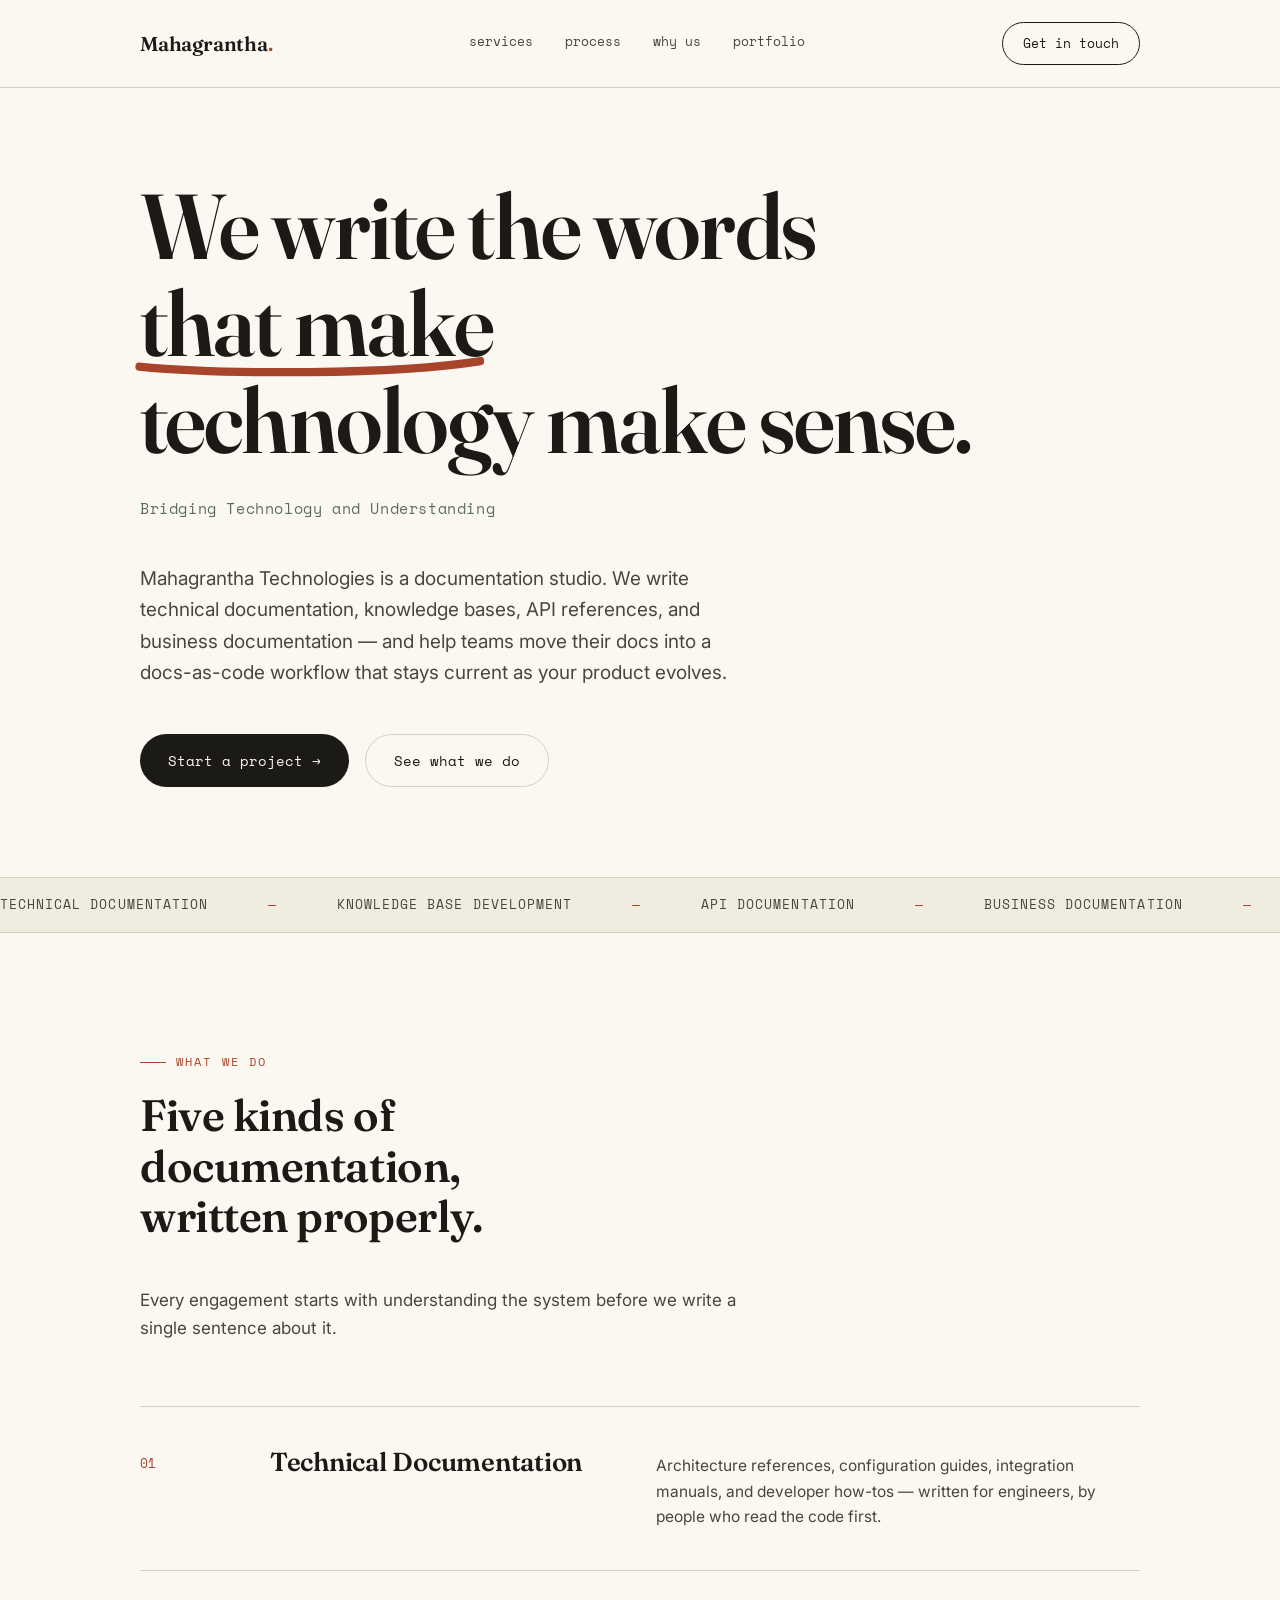
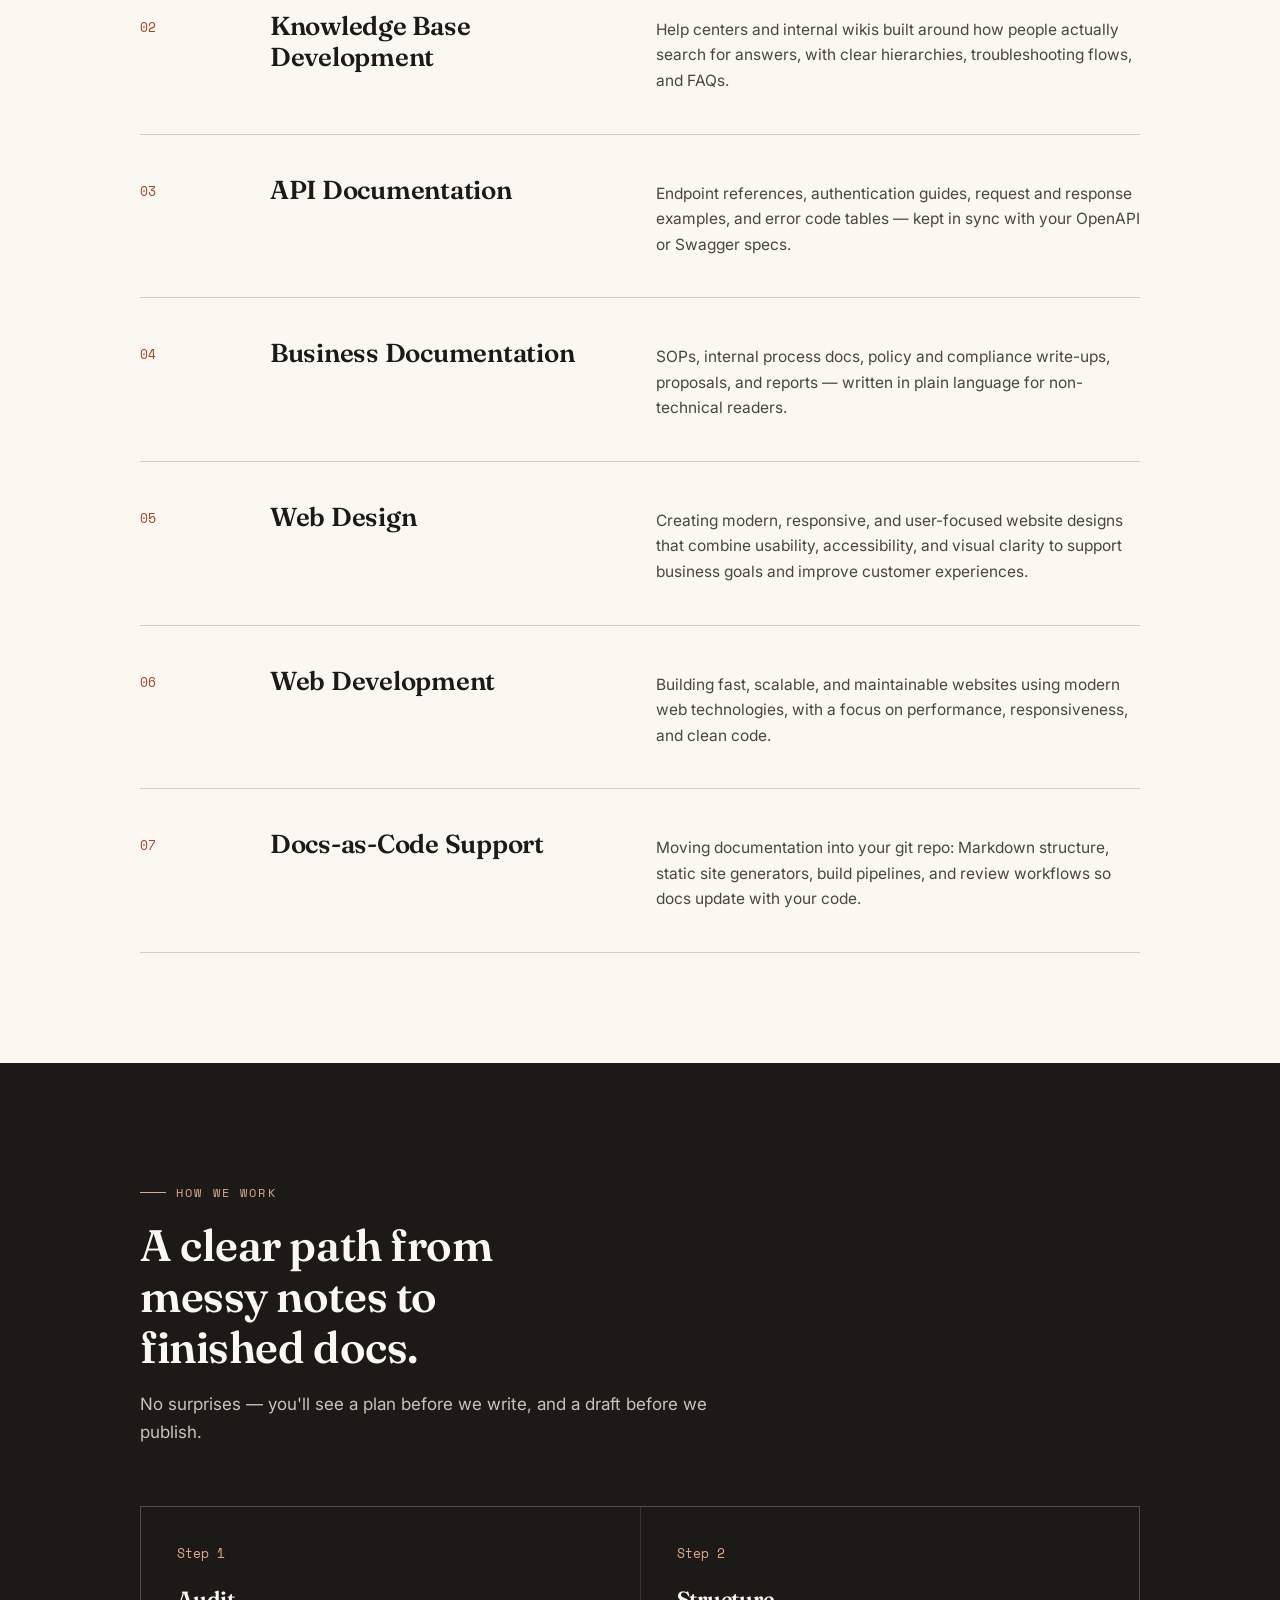
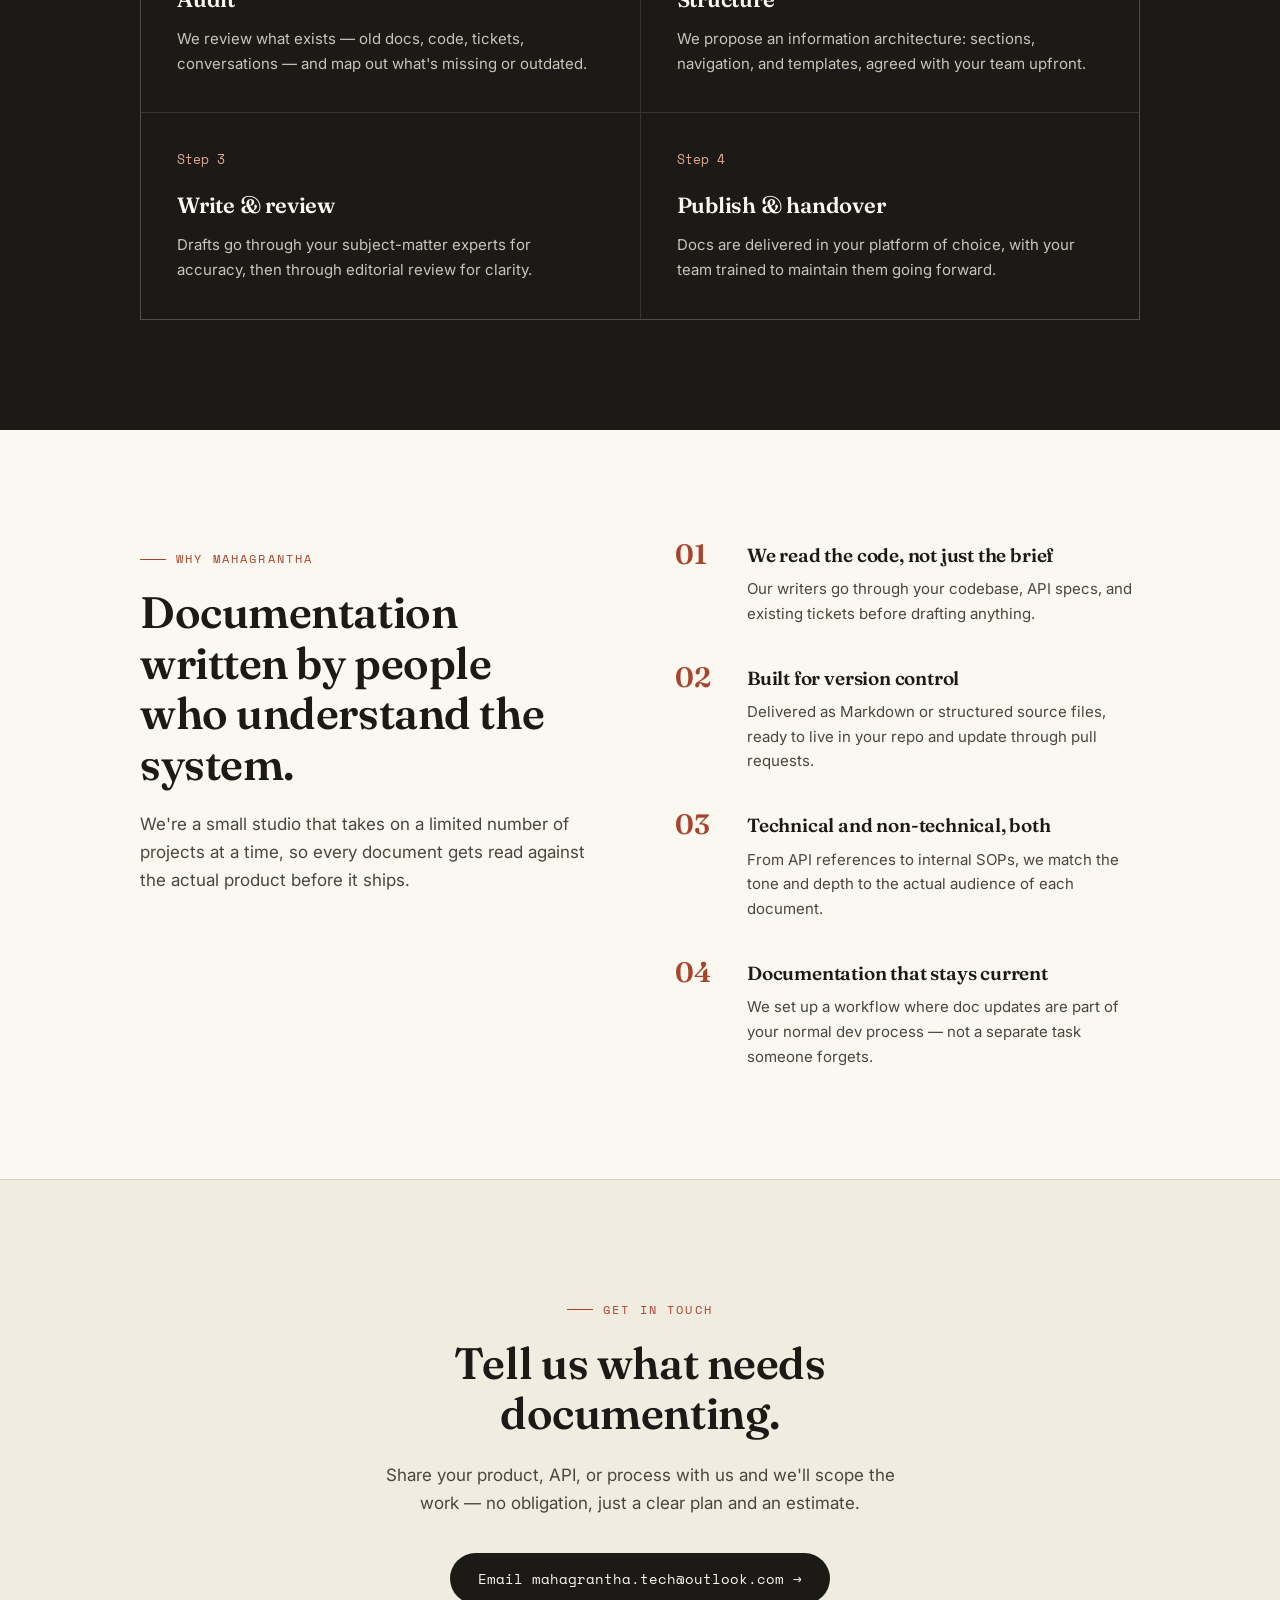
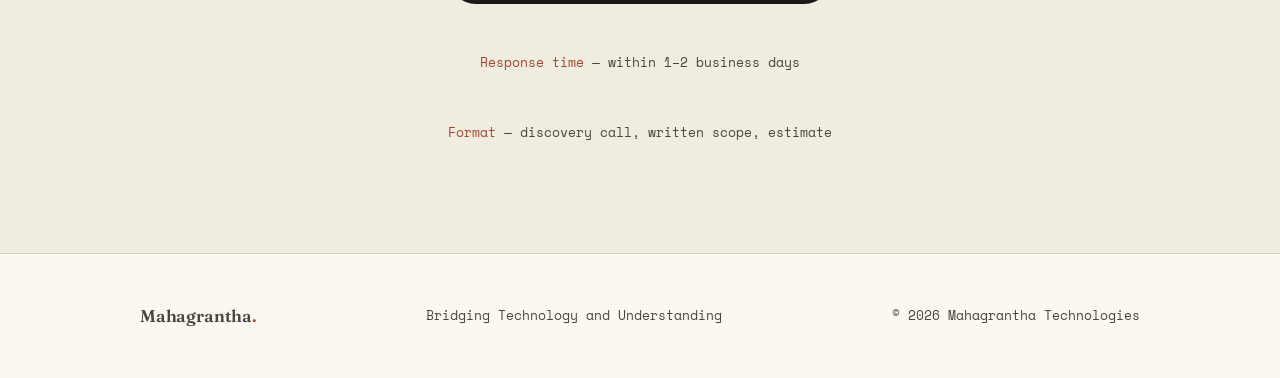
<file: index.html>
<!DOCTYPE html>
<html lang="en">

<head>
  <meta charset="UTF-8" />
  <meta name="viewport" content="width=device-width, initial-scale=1.0" />
  <title>Mahagrantha Technologies — Bridging Technology and Understanding</title>
  <link rel="preconnect" href="https://fonts.googleapis.com">
  <link rel="preconnect" href="https://fonts.gstatic.com" crossorigin>
  <link
    href="https://fonts.googleapis.com/css2?family=Fraunces:opsz,wght@9..144,500;9..144,600;9..144,700&family=Inter:wght@400;500;600&family=Space+Mono:wght@400;700&display=swap"
    rel="stylesheet">
  <link rel="stylesheet" href="styles.css">
</head>

<body>

  <header class="topbar">
    <div class="topbar-inner">
      <div class="logo">Mahagrantha<span class="dot">.</span></div>
      <nav class="nav-links">
        <a href="#services">services</a>
        <a href="#process">process</a>
        <a href="#why">why us</a>
        <a href="portfolio/portfolio.html">Portfolio</a>
      </nav>
      <a href="#contact" class="nav-cta">Get in touch</a>
    </div>
  </header>

  <main>

    <!-- Hero -->
    <section class="hero">
      <div class="wrap hero-inner">
        <h1>
          We write the words<br>
          <span class="underline-wrap">that make
            <svg viewBox="0 0 300 20" preserveAspectRatio="none" aria-hidden="true">
              <path d="M5,12 C80,18 220,18 295,8" />
            </svg>
          </span><br>
          technology make sense.
        </h1>
        <p class="hero-tagline">Bridging Technology and Understanding</p>
        <p class="hero-lede">
          Mahagrantha Technologies is a documentation studio. We write technical
          documentation, knowledge bases, API references, and business
          documentation &mdash; and help teams move their docs into a
          docs-as-code workflow that stays current as your product evolves.
        </p>
        <div class="hero-cta">
          <a href="#contact" class="btn btn-primary">Start a project →</a>
          <a href="#services" class="btn btn-secondary">See what we do</a>
        </div>
      </div>
    </section>

    <!-- Marquee -->
    <div class="marquee" aria-hidden="true">
      <div class="marquee-track">
        <span>Technical Documentation</span>
        <span>Knowledge Base Development</span>
        <span>API Documentation</span>
        <span>Business Documentation</span>
        <span>Docs-as-Code Support</span>
        <span>Technical Documentation</span>
        <span>Knowledge Base Development</span>
        <span>API Documentation</span>
        <span>Business Documentation</span>
        <span>Docs-as-Code Support</span>
      </div>
    </div>

    <!-- Services -->
    <section id="services">
      <div class="wrap">
        <div class="services-head">
          <div>
            <div class="label">What we do</div>
            <h2>Five kinds of documentation, written properly.</h2>
          </div>
          <p>Every engagement starts with understanding the system before we write a single sentence about it.</p>
        </div>

        <div class="service-grid">
          <div class="service-item">
            <div class="service-tag">01</div>
            <h3>Technical Documentation</h3>
            <div class="service-desc">
              <p>Architecture references, configuration guides, integration manuals, and developer how-tos &mdash;
                written for engineers, by people who read the code first.</p>
            </div>
          </div>

          <div class="service-item">
            <div class="service-tag">02</div>
            <h3>Knowledge Base Development</h3>
            <div class="service-desc">
              <p>Help centers and internal wikis built around how people actually search for answers, with clear
                hierarchies, troubleshooting flows, and FAQs.</p>
            </div>
          </div>

          <div class="service-item">
            <div class="service-tag">03</div>
            <h3>API Documentation</h3>
            <div class="service-desc">
              <p>Endpoint references, authentication guides, request and response examples, and error code tables
                &mdash; kept in sync with your OpenAPI or Swagger specs.</p>
            </div>
          </div>

          <div class="service-item">
            <div class="service-tag">04</div>
            <h3>Business Documentation</h3>
            <div class="service-desc">
              <p>SOPs, internal process docs, policy and compliance write-ups, proposals, and reports &mdash; written in
                plain language for non-technical readers.</p>
            </div>
          </div>

          <div class="service-item">
            <div class="service-tag">05</div>
            <h3>Web Design</h3>
            <div class="service-desc">
              <p>Creating modern, responsive, and user-focused website designs that
                combine usability, accessibility, and visual clarity to support
                business goals and improve customer experiences.</p>
            </div>
          </div>

          <div class="service-item">
            <div class="service-tag">06</div>
            <h3>Web Development</h3>
            <div class="service-desc">
              <p>Building fast, scalable, and maintainable websites using modern web
                technologies, with a focus on performance, responsiveness, and clean code.</p>
            </div>
          </div>

          <div class="service-item">
            <div class="service-tag">07</div>
            <h3>Docs-as-Code Support</h3>
            <div class="service-desc">
              <p>Moving documentation into your git repo: Markdown structure, static site generators, build pipelines,
                and review workflows so docs update with your code.</p>
            </div>
          </div>
        </div>
      </div>
    </section>

    <!-- Process -->
    <section class="process" id="process">
      <div class="wrap">
        <div class="label">How we work</div>
        <h2>A clear path from messy notes to finished docs.</h2>
        <p class="section-lede" style="margin-top:18px;">No surprises &mdash; you'll see a plan before we write, and a
          draft before we publish.</p>

        <div class="process-grid">
          <div class="process-cell">
            <span class="step-no">Step 1</span>
            <h3>Audit</h3>
            <p>We review what exists &mdash; old docs, code, tickets, conversations &mdash; and map out what's missing
              or outdated.</p>
          </div>
          <div class="process-cell">
            <span class="step-no">Step 2</span>
            <h3>Structure</h3>
            <p>We propose an information architecture: sections, navigation, and templates, agreed with your team
              upfront.</p>
          </div>
          <div class="process-cell">
            <span class="step-no">Step 3</span>
            <h3>Write &amp; review</h3>
            <p>Drafts go through your subject-matter experts for accuracy, then through editorial review for clarity.
            </p>
          </div>
          <div class="process-cell">
            <span class="step-no">Step 4</span>
            <h3>Publish &amp; handover</h3>
            <p>Docs are delivered in your platform of choice, with your team trained to maintain them going forward.</p>
          </div>
        </div>
      </div>
    </section>

    <!-- Why us -->
    <section id="why">
      <div class="wrap why">
        <div class="why-text">
          <div class="label">Why Mahagrantha</div>
          <h2>Documentation written by people who understand the system.</h2>
          <p style="margin-top:20px;">We're a small studio that takes on a limited number of projects at a time, so
            every document gets read against the actual product before it ships.</p>
        </div>

        <div class="why-list">
          <div class="why-row">
            <span class="why-mark">01</span>
            <div>
              <h3>We read the code, not just the brief</h3>
              <p>Our writers go through your codebase, API specs, and existing tickets before drafting anything.</p>
            </div>
          </div>
          <div class="why-row">
            <span class="why-mark">02</span>
            <div>
              <h3>Built for version control</h3>
              <p>Delivered as Markdown or structured source files, ready to live in your repo and update through pull
                requests.</p>
            </div>
          </div>
          <div class="why-row">
            <span class="why-mark">03</span>
            <div>
              <h3>Technical and non-technical, both</h3>
              <p>From API references to internal SOPs, we match the tone and depth to the actual audience of each
                document.</p>
            </div>
          </div>
          <div class="why-row">
            <span class="why-mark">04</span>
            <div>
              <h3>Documentation that stays current</h3>
              <p>We set up a workflow where doc updates are part of your normal dev process &mdash; not a separate task
                someone forgets.</p>
            </div>
          </div>
        </div>
      </div>
    </section>

    <!-- Contact -->
    <section class="contact" id="contact">
      <div class="wrap contact-inner">
        <div class="label" style="justify-content:center;">Get in touch</div>
        <h2>Tell us what needs documenting.</h2>
        <p>Share your product, API, or process with us and we'll scope the work &mdash; no obligation, just a clear plan
          and an estimate.</p>
        <div class="contact-cta">
          <a href="mailto:mahagrantha.tech@outlook.com" class="btn btn-primary">Email mahagrantha.tech@outlook.com →</a>
        </div>
        <div class="contact-meta">
          <div><span>Response time</span> &mdash; within 1–2 business days</div>
          <div><span>Format</span> &mdash; discovery call, written scope, estimate</div>
        </div>
      </div>
    </section>



  </main>

  <footer>
    <div class="wrap footer-inner">
      <div class="logo">Mahagrantha<span class="dot" style="color:var(--brick);">.</span></div>
      <div>Bridging Technology and Understanding</div>
      <div>&copy; 2026 Mahagrantha Technologies</div>
    </div>
  </footer>

</body>

</html>
</file>
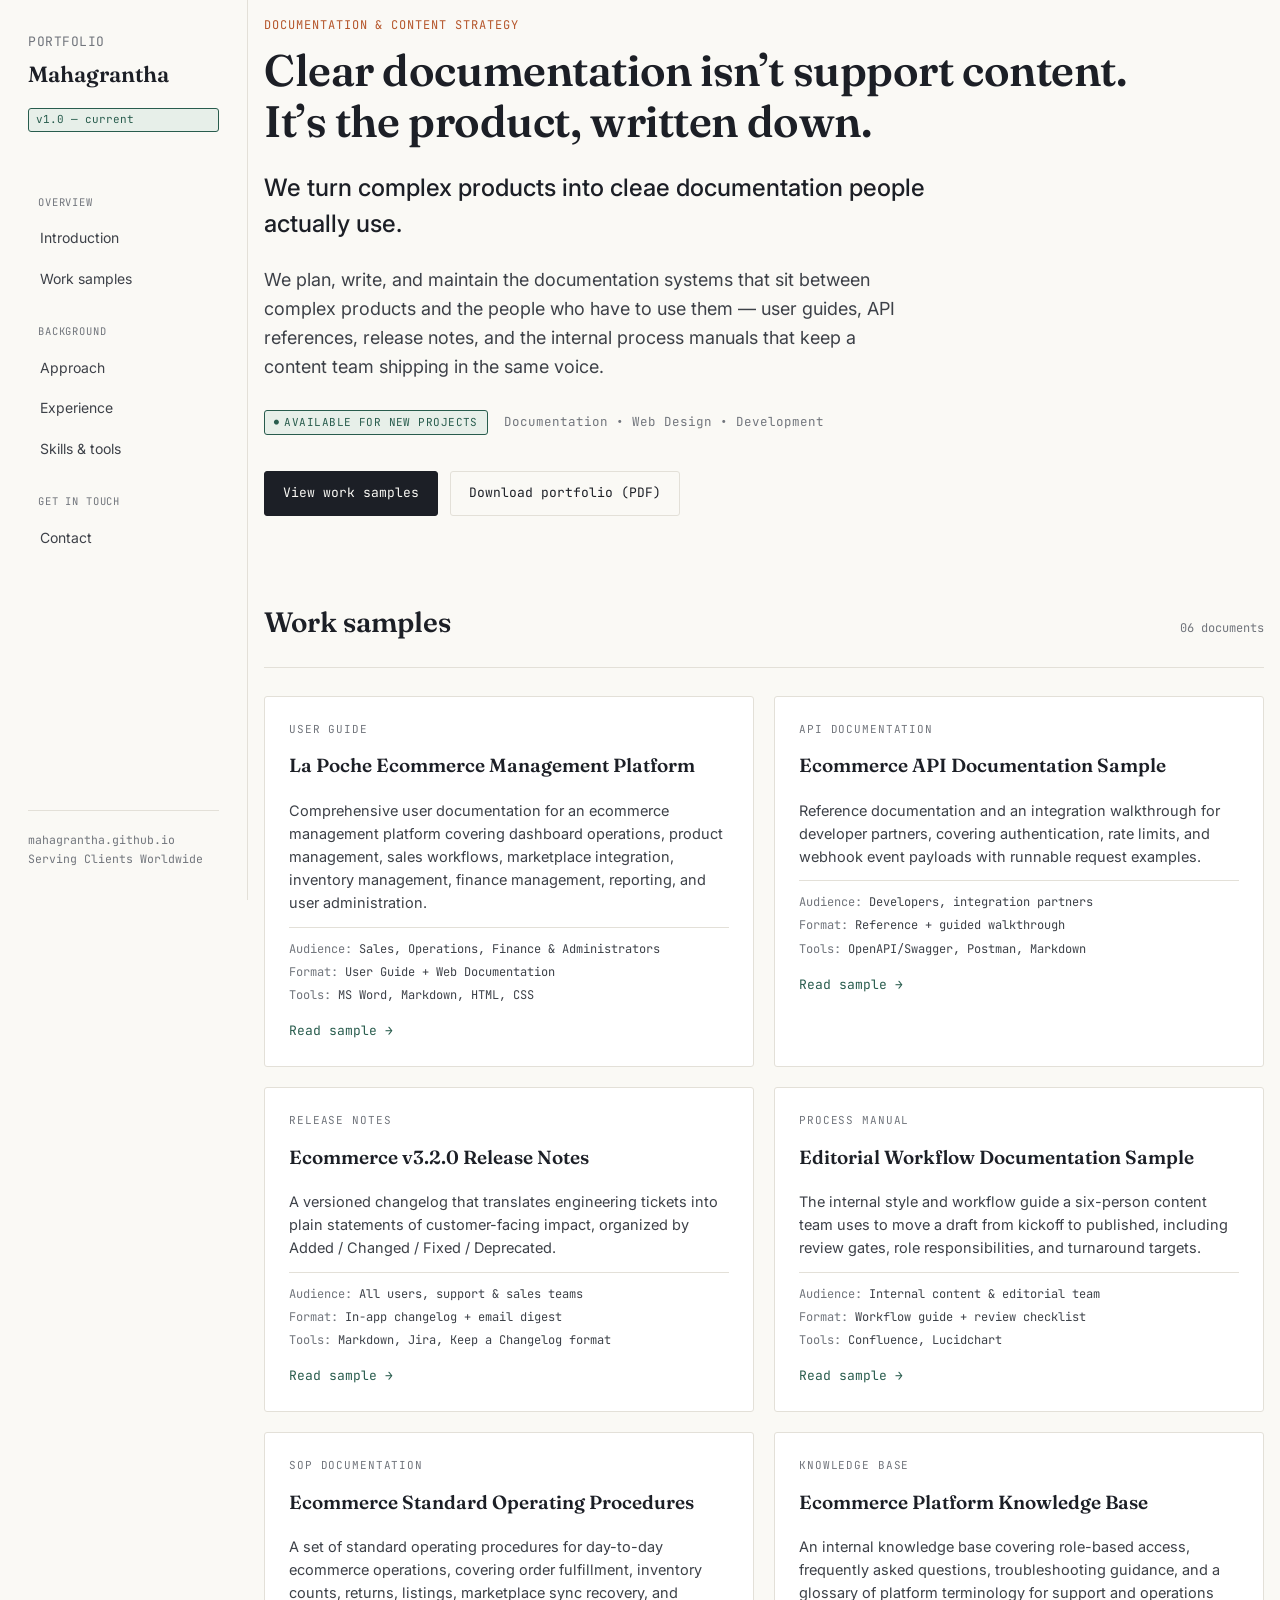
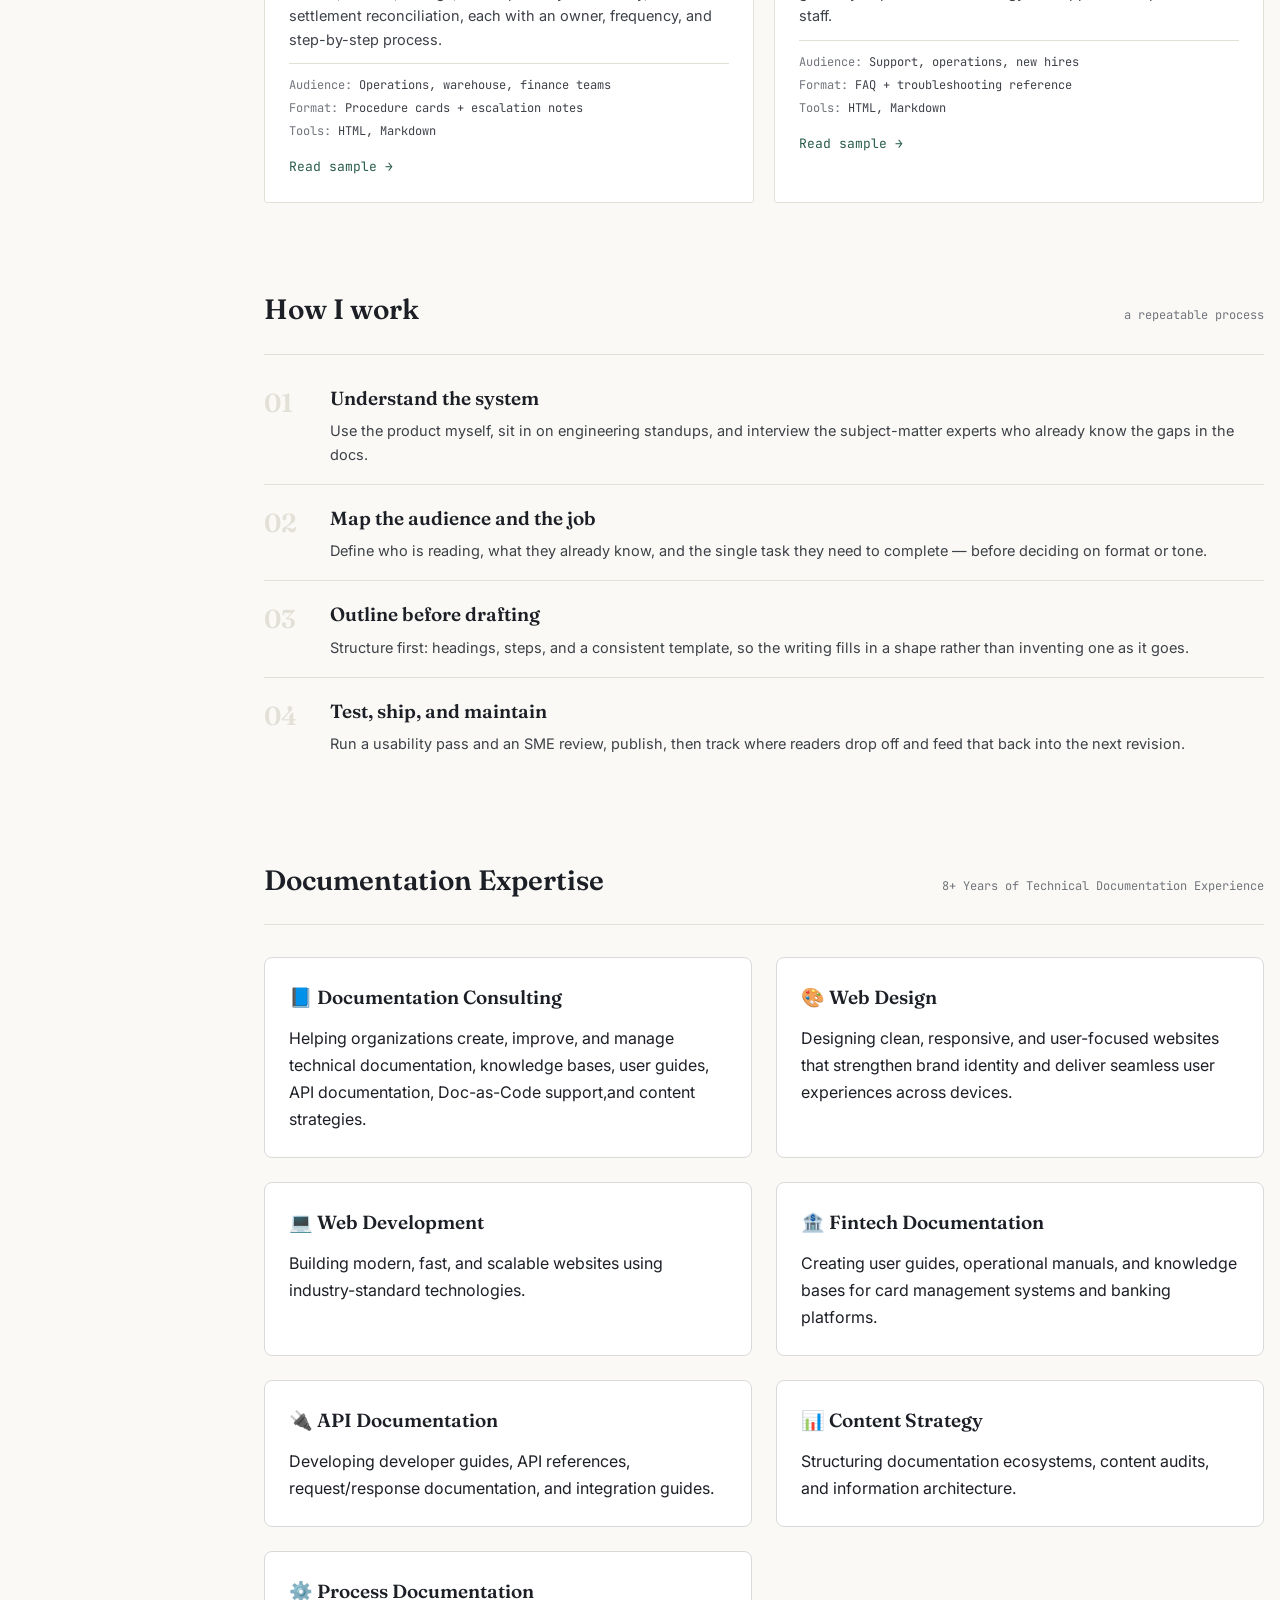
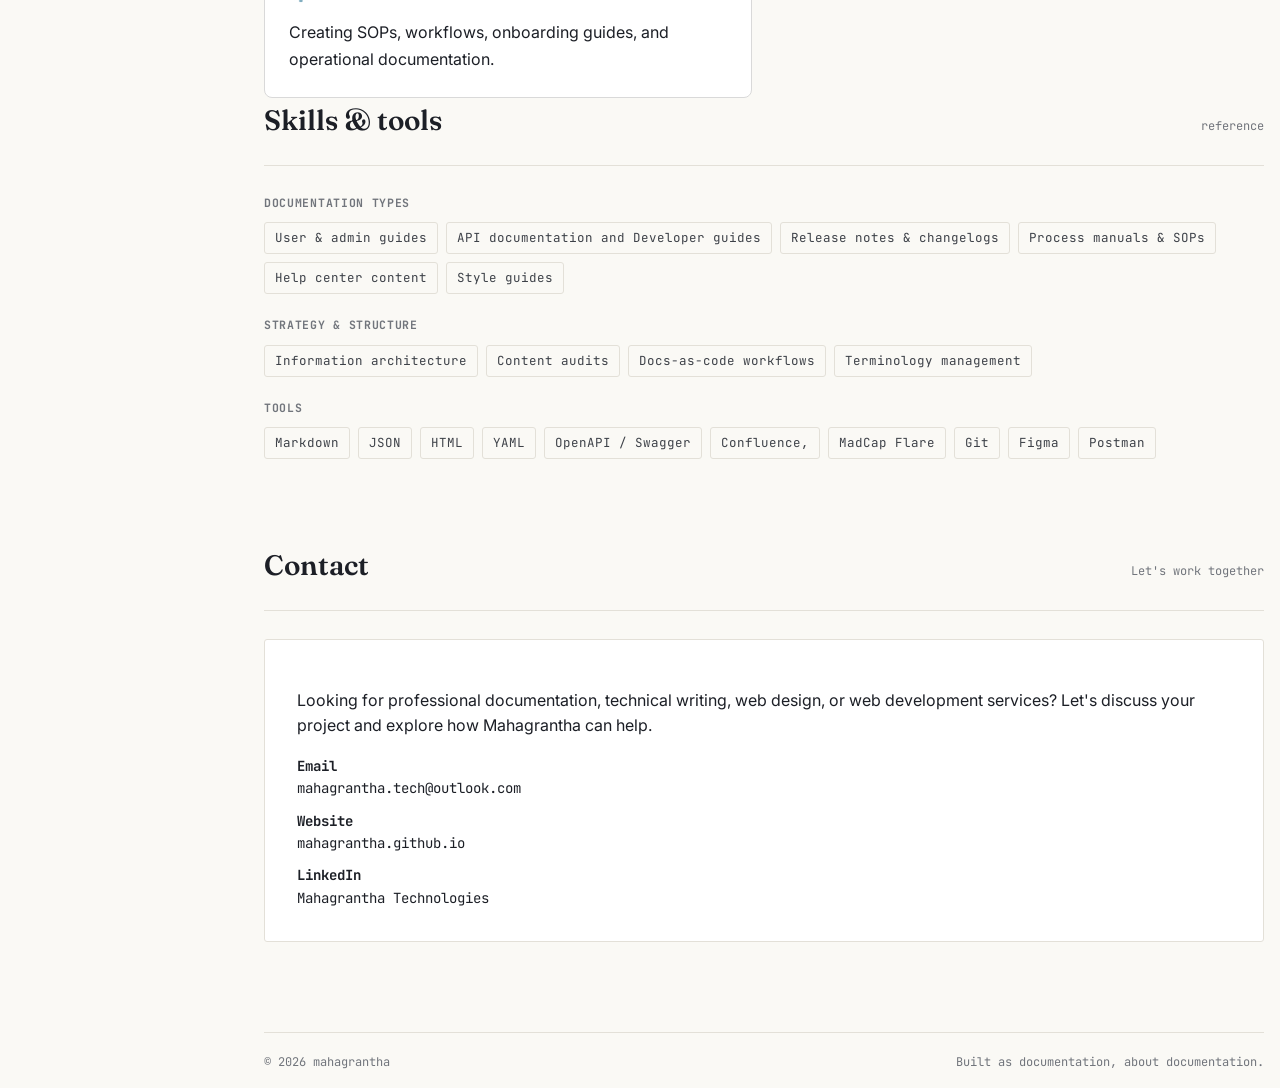
<file: portfolio/portfolio.html>
<!DOCTYPE html>
<html lang="en">

<head>
  <meta charset="UTF-8">
  <meta name="viewport" content="width=device-width, initial-scale=1.0">
  <title>Mahagrantha — Documentation &amp; Content Strategist Portfolio</title>
  <meta name="description"
    content="Documentation and content strategy portfolio: user guides, API documentation, release notes, and process manuals.">
  <link rel="preconnect" href="https://fonts.googleapis.com">
  <link
    href="https://fonts.googleapis.com/css2?family=Fraunces:wght@500;600&family=Inter:wght@400;500;600&family=JetBrains+Mono:wght@400;500&display=swap"
    rel="stylesheet">
  <link rel="stylesheet" href="styles.css">
</head>

<body>

  <div class="topbar">
    <strong>Mahagrantha</strong>
    <span class="version-tag">v1.0</span>
  </div>

  <div class="shell">
    <aside class="sidebar">
      <div class="brand">Portfolio
        <strong>Mahagrantha</strong>
      </div>
      <span class="version-tag">v1.0 — current</span>

      <nav class="sidenav">
        <div class="sidenav-label">Overview</div>
        <a href="#intro">Introduction</a>
        <a href="#work">Work samples</a>
        <div class="sidenav-label">Background</div>
        <a href="#approach">Approach</a>
        <a href="#experience">Experience</a>
        <a href="#skills">Skills &amp; tools</a>
        <div class="sidenav-label">Get in touch</div>
        <a href="#contact">Contact</a>
      </nav>

      <div class="sidebar-foot">
        <div>mahagrantha.github.io</div>
        <div>Serving Clients Worldwide</div>
      </div>
    </aside>

    <main class="main">

      <section class="section" id="intro">
        <p class="eyebrow">Documentation &amp; Content Strategy</p>
        <h1>Clear documentation isn&rsquo;t support content.<br>It&rsquo;s the product, written down.</h1>

        <p class="hero-highlight">
          We turn complex products into cleae documentation people actually use.
        </p>
        <p class="lede"> We plan, write, and maintain the documentation systems that sit between complex products and
          the
          people who have to use them &mdash; user guides, API references, release notes, and the internal process
          manuals that keep a content team shipping in the same voice.</p>

        <div class="status-row">
          <span class="pill published">Available for new projects</span>
          <span class="meta">Documentation • Web Design • Development</span>
        </div>

        <div class="btn-row">
          <a class="btn primary" href="#work">View work samples</a>
          <a class="btn ghost" href="assets/Portfolio.pdf">Download portfolio (PDF)</a>
        </div>
      </section>

      <section class="section" id="work">
        <div class="section-head">
          <h2>Work samples</h2>
          <span class="section-num">06 documents</span>
        </div>

        <div class="card-grid">

          <article class="card">
            <span class="card-type">User Guide</span>
            <h3>La Poche Ecommerce Management Platform</h3>

            <p class="desc">
              Comprehensive user documentation for an ecommerce management platform covering dashboard operations,
              product management, sales workflows, marketplace integration, inventory management, finance management,
              reporting, and user administration.
            </p>

            <div class="meta-strip">
              <div>Audience: <span>Sales, Operations, Finance & Administrators</span></div>
              <div>Format: <span>User Guide + Web Documentation</span></div>
              <div>Tools: <span>MS Word, Markdown, HTML, CSS</span></div>
            </div>
            <a class="card-link" href="work samples/userguide.work.html">
              Read sample →
            </a>
          </article>

          <article class="card">
            <span class="card-type">API Documentation</span>
            <h3>Ecommerce API Documentation Sample</h3>
            <p class="desc">Reference documentation and an integration walkthrough for developer partners, covering
              authentication, rate limits, and webhook event payloads with runnable request examples.</p>
            <div class="meta-strip">
              <div>Audience: <span>Developers, integration partners</span></div>
              <div>Format: <span>Reference + guided walkthrough</span></div>
              <div>Tools: <span>OpenAPI/Swagger, Postman, Markdown</span></div>
            </div>
            <a class="card-link" href="work samples/apidocumentation.html">
              Read sample →
            </a>
          </article>

          <article class="card">
            <span class="card-type">Release Notes</span>
            <h3>Ecommerce v3.2.0 Release Notes</h3>
            <p class="desc">A versioned changelog that translates engineering tickets into plain statements of
              customer-facing impact, organized by Added / Changed / Fixed / Deprecated.</p>
            <div class="meta-strip">
              <div>Audience: <span>All users, support &amp; sales teams</span></div>
              <div>Format: <span>In-app changelog + email digest</span></div>
              <div>Tools: <span>Markdown, Jira, Keep a Changelog format</span></div>
            </div>
            <a class="card-link" href="work samples/releasenotes.html">Read sample &rarr;</a>
          </article>

          <article class="card">
            <span class="card-type">Process Manual</span>
            <h3>Editorial Workflow Documentation Sample</h3>
            <p class="desc">The internal style and workflow guide a six-person content team uses to move a draft from
              kickoff to published, including review gates, role responsibilities, and turnaround targets.</p>
            <div class="meta-strip">
              <div>Audience: <span>Internal content &amp; editorial team</span></div>
              <div>Format: <span>Workflow guide + review checklist</span></div>
              <div>Tools: <span>Confluence, Lucidchart</span></div>
            </div>
            <a class="card-link" href="work samples/processdocument.html">
              Read sample →
            </a>
          </article>

          <article class="card">
            <span class="card-type">SOP Documentation</span>
            <h3>Ecommerce Standard Operating Procedures</h3>
            <p class="desc">A set of standard operating procedures for day-to-day ecommerce operations, covering
              order fulfillment, inventory counts, returns, listings, marketplace sync recovery, and settlement
              reconciliation, each with an owner, frequency, and step-by-step process.</p>
            <div class="meta-strip">
              <div>Audience: <span>Operations, warehouse, finance teams</span></div>
              <div>Format: <span>Procedure cards + escalation notes</span></div>
              <div>Tools: <span>HTML, Markdown</span></div>
            </div>
            <a class="card-link" href="work samples/sop.html">
              Read sample →
            </a>
          </article>

          <article class="card">
            <span class="card-type">Knowledge Base</span>
            <h3>Ecommerce Platform Knowledge Base</h3>
            <p class="desc">An internal knowledge base covering role-based access, frequently asked questions,
              troubleshooting guidance, and a glossary of platform terminology for support and operations staff.</p>
            <div class="meta-strip">
              <div>Audience: <span>Support, operations, new hires</span></div>
              <div>Format: <span>FAQ + troubleshooting reference</span></div>
              <div>Tools: <span>HTML, Markdown</span></div>
            </div>
            <a class="card-link" href="work samples/knowledgebase.html">
              Read sample →
            </a>
          </article>
        </div>
      </section>

      <section class="section" id="approach">
        <div class="section-head">
          <h2>How I work</h2>
          <span class="section-num">a repeatable process</span>
        </div>

        <div class="process-list">
          <div class="process-item">
            <span class="process-num">01</span>
            <div>
              <h3>Understand the system</h3>
              <p>Use the product myself, sit in on engineering standups, and interview the subject-matter experts who
                already know the gaps in the docs.</p>
            </div>
          </div>
          <div class="process-item">
            <span class="process-num">02</span>
            <div>
              <h3>Map the audience and the job</h3>
              <p>Define who is reading, what they already know, and the single task they need to complete &mdash; before
                deciding on format or tone.</p>
            </div>
          </div>
          <div class="process-item">
            <span class="process-num">03</span>
            <div>
              <h3>Outline before drafting</h3>
              <p>Structure first: headings, steps, and a consistent template, so the writing fills in a shape rather
                than inventing one as it goes.</p>
            </div>
          </div>
          <div class="process-item">
            <span class="process-num">04</span>
            <div>
              <h3>Test, ship, and maintain</h3>
              <p>Run a usability pass and an SME review, publish, then track where readers drop off and feed that back
                into the next revision.</p>
            </div>
          </div>
        </div>
      </section>

      <section class="section" id="experience">
        <div class="section-head">
          <h2>Documentation Expertise</h2>
          <span class="section-num">8+ Years of Technical Documentation Experience</span>
        </div>

        <div class="services-grid">

          <div class="service-entry">
            <h3>📘 Documentation Consulting</h3>
            <p>
              Helping organizations create, improve, and manage technical documentation,
              knowledge bases, user guides, API documentation, Doc-as-Code support,and content strategies.
            </p>
          </div>

          <div class="service-entry">
            <h3>🎨 Web Design</h3>
            <p>
              Designing clean, responsive, and user-focused websites that strengthen
              brand identity and deliver seamless user experiences across devices.
            </p>
          </div>

          <div class="service-entry">
            <h3>💻 Web Development</h3>
            <p>
              Building modern, fast, and scalable websites using industry-standard
              technologies.
            </p>
          </div>

          <div class="service-entry">
            <h3>🏦 Fintech Documentation</h3>
            <p>
              Creating user guides, operational manuals, and knowledge bases for card
              management systems and banking platforms.
            </p>
          </div>

          <div class="service-entry">
            <h3>🔌 API Documentation</h3>
            <p>
              Developing developer guides, API references, request/response
              documentation, and integration guides.
            </p>
          </div>

          <div class="service-entry">
            <h3>📊 Content Strategy</h3>
            <p>
              Structuring documentation ecosystems, content audits, and information
              architecture.
            </p>
          </div>

          <div class="service-entry">
            <h3>⚙️ Process Documentation</h3>
            <p>
              Creating SOPs, workflows, onboarding guides, and operational
              documentation.
            </p>
          </div>

        </div>

        <section class="section" id="skills">
          <div class="section-head">
            <h2>Skills &amp; tools</h2>
            <span class="section-num">reference</span>
          </div>

          <div class="skill-group">
            <h4>Documentation types</h4>
            <div class="tag-row">
              <span class="tag">User &amp; admin guides</span>
              <span class="tag">API documentation and Developer guides</span>
              <span class="tag">Release notes &amp; changelogs</span>
              <span class="tag">Process manuals &amp; SOPs</span>
              <span class="tag">Help center content</span>
              <span class="tag">Style guides</span>
            </div>
          </div>

          <div class="skill-group">
            <h4>Strategy &amp; structure</h4>
            <div class="tag-row">
              <span class="tag">Information architecture</span>
              <span class="tag">Content audits</span>
              <span class="tag">Docs-as-code workflows</span>
              <span class="tag">Terminology management</span>
            </div>
          </div>

          <div class="skill-group">
            <h4>Tools</h4>
            <div class="tag-row">
              <span class="tag">Markdown</span>
              <span class="tag"> JSON</span>
              <span class="tag"> HTML</span>
              <span class="tag">YAML</span>
              <span class="tag">OpenAPI / Swagger</span>
              <span class="tag">Confluence, </span>
              <span class="tag">MadCap Flare</span>
              <span class="tag">Git</span>
              <span class="tag">Figma</span>
              <span class="tag">Postman</span>
            </div>
          </div>
        </section>

        <section class="section" id="contact">
          <div class="section-head">
            <h2>Contact</h2>
            <span class="section-num">Let's work together</span>
          </div>

          <div class="contact-block">
            <p class="contact-intro">
              Looking for professional documentation, technical writing, web design,
              or web development services? Let's discuss your project and explore
              how Mahagrantha can help.
            </p>

            <div class="contact-rows">
              <div>
                <strong>Email</strong><br>
                <a href="mailto:mahagrantha.tech@outlook.com">
                  mahagrantha.tech@outlook.com
                </a>
              </div>

              <div>
                <strong>Website</strong><br>
                <a href="https://mahagrantha.github.io" target="_blank">
                  mahagrantha.github.io
                </a>
              </div>

              <div>
                <strong>LinkedIn</strong><br>
                <a href="https://www.linkedin.com/company/mahagrantha-technologies" target="_blank">
                  Mahagrantha Technologies
                </a>
              </div>
            </div>
          </div>
        </section>

        <footer class="site-footer">
          <span>&copy; 2026 mahagrantha</span>
          <span>Built as documentation, about documentation.</span>
        </footer>

    </main>
  </div>

</body>

</html> 
</file>
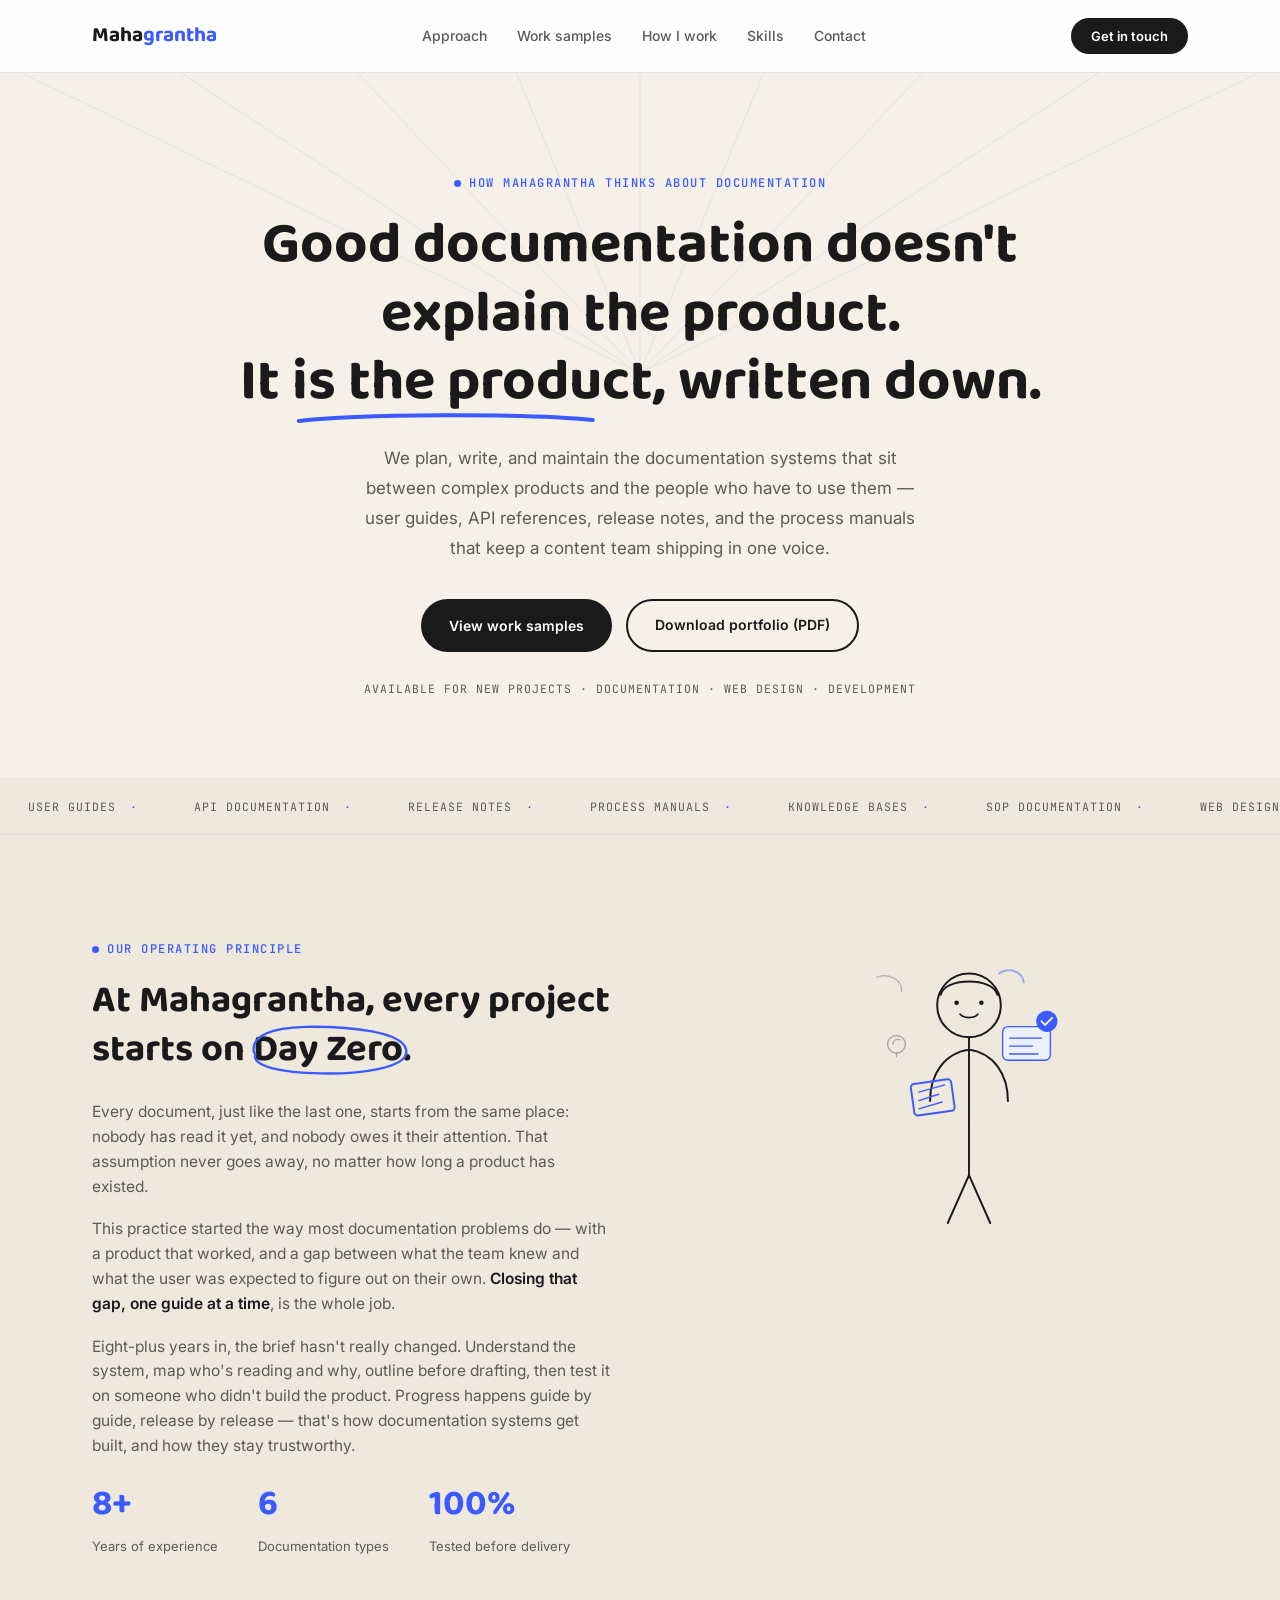
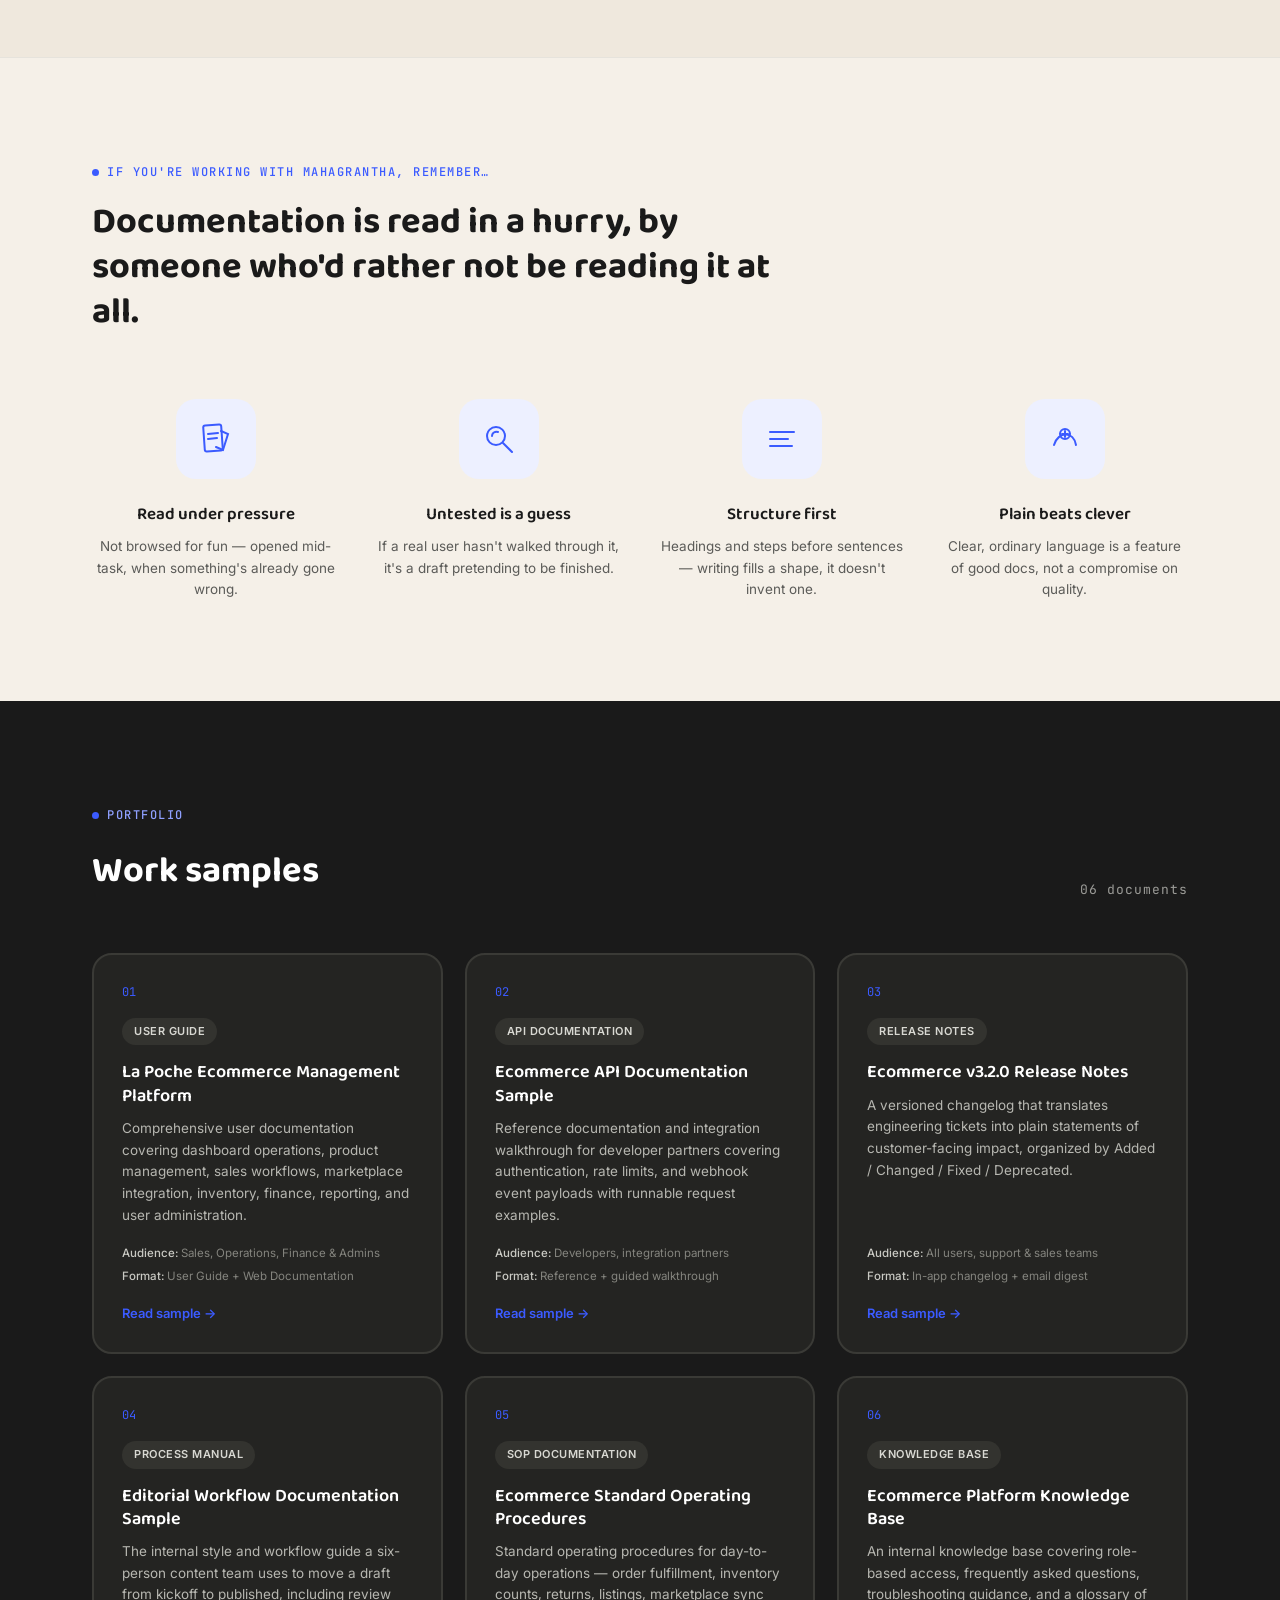
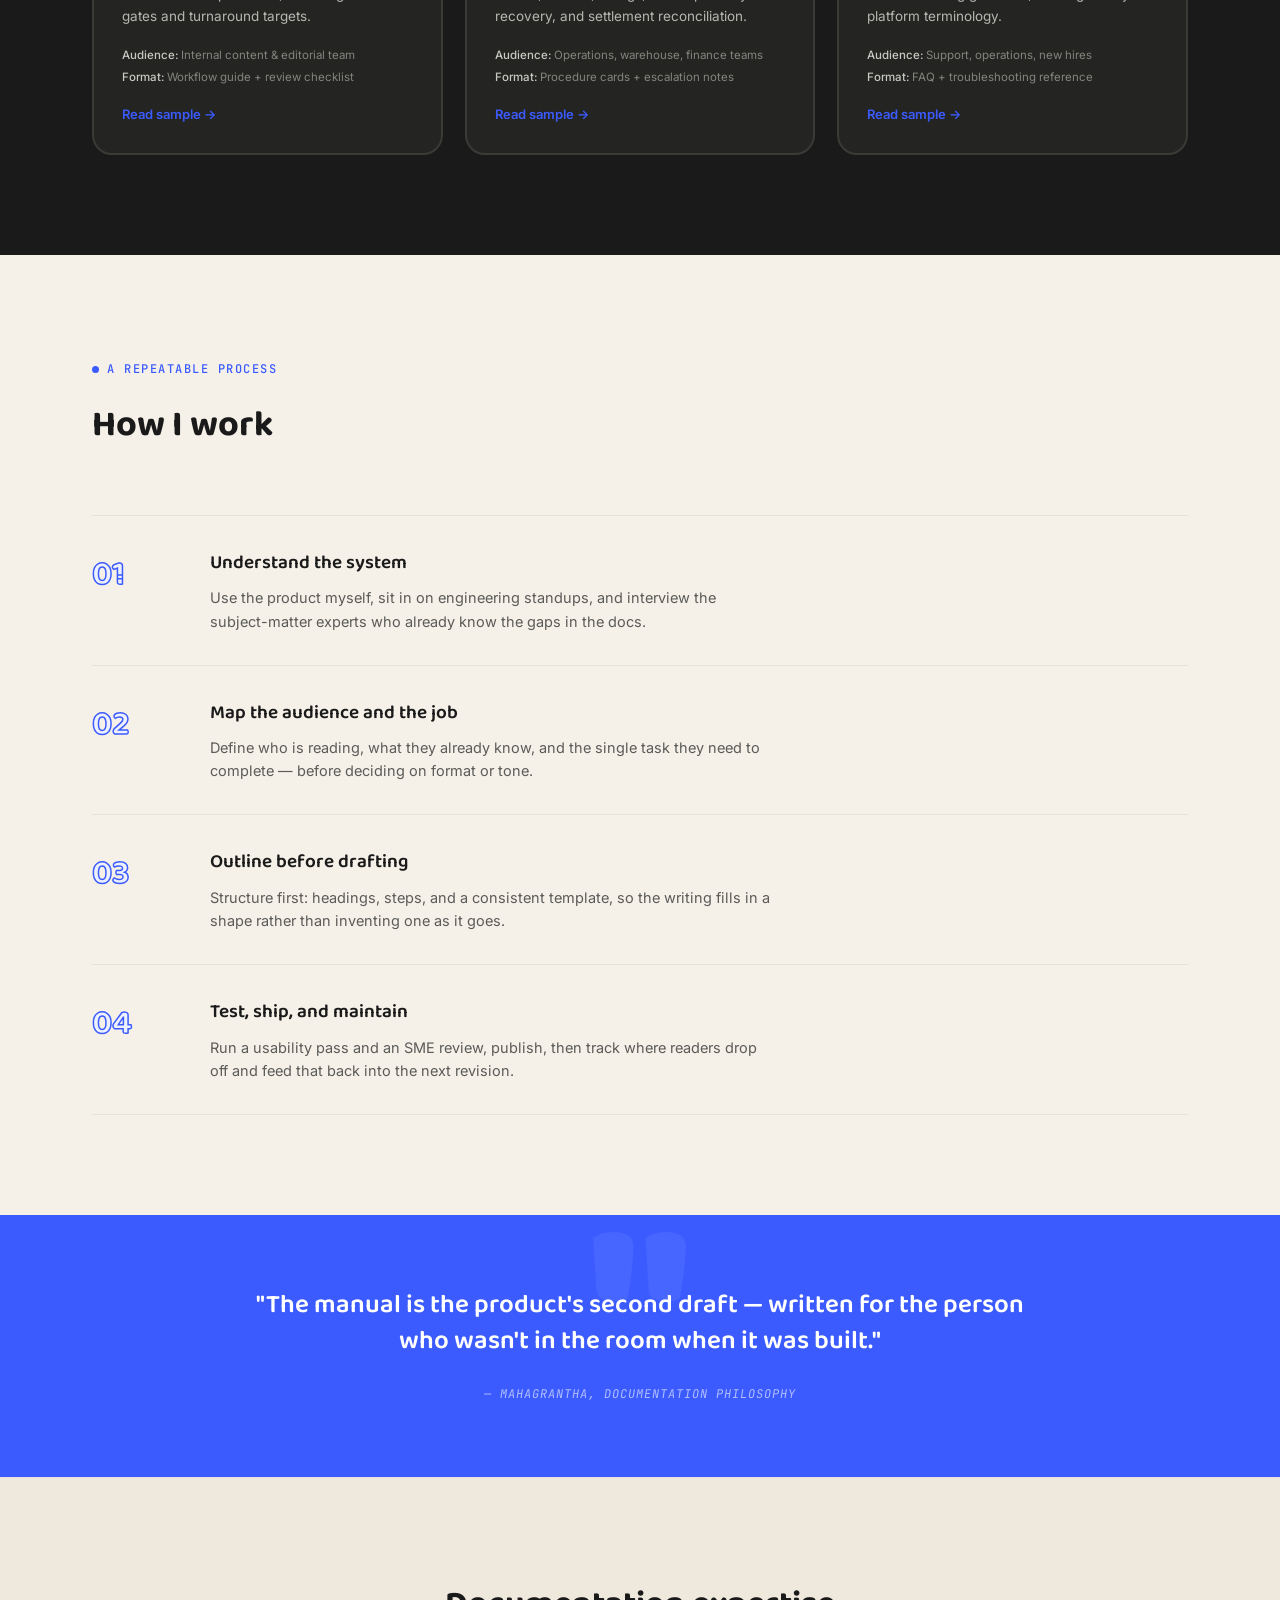
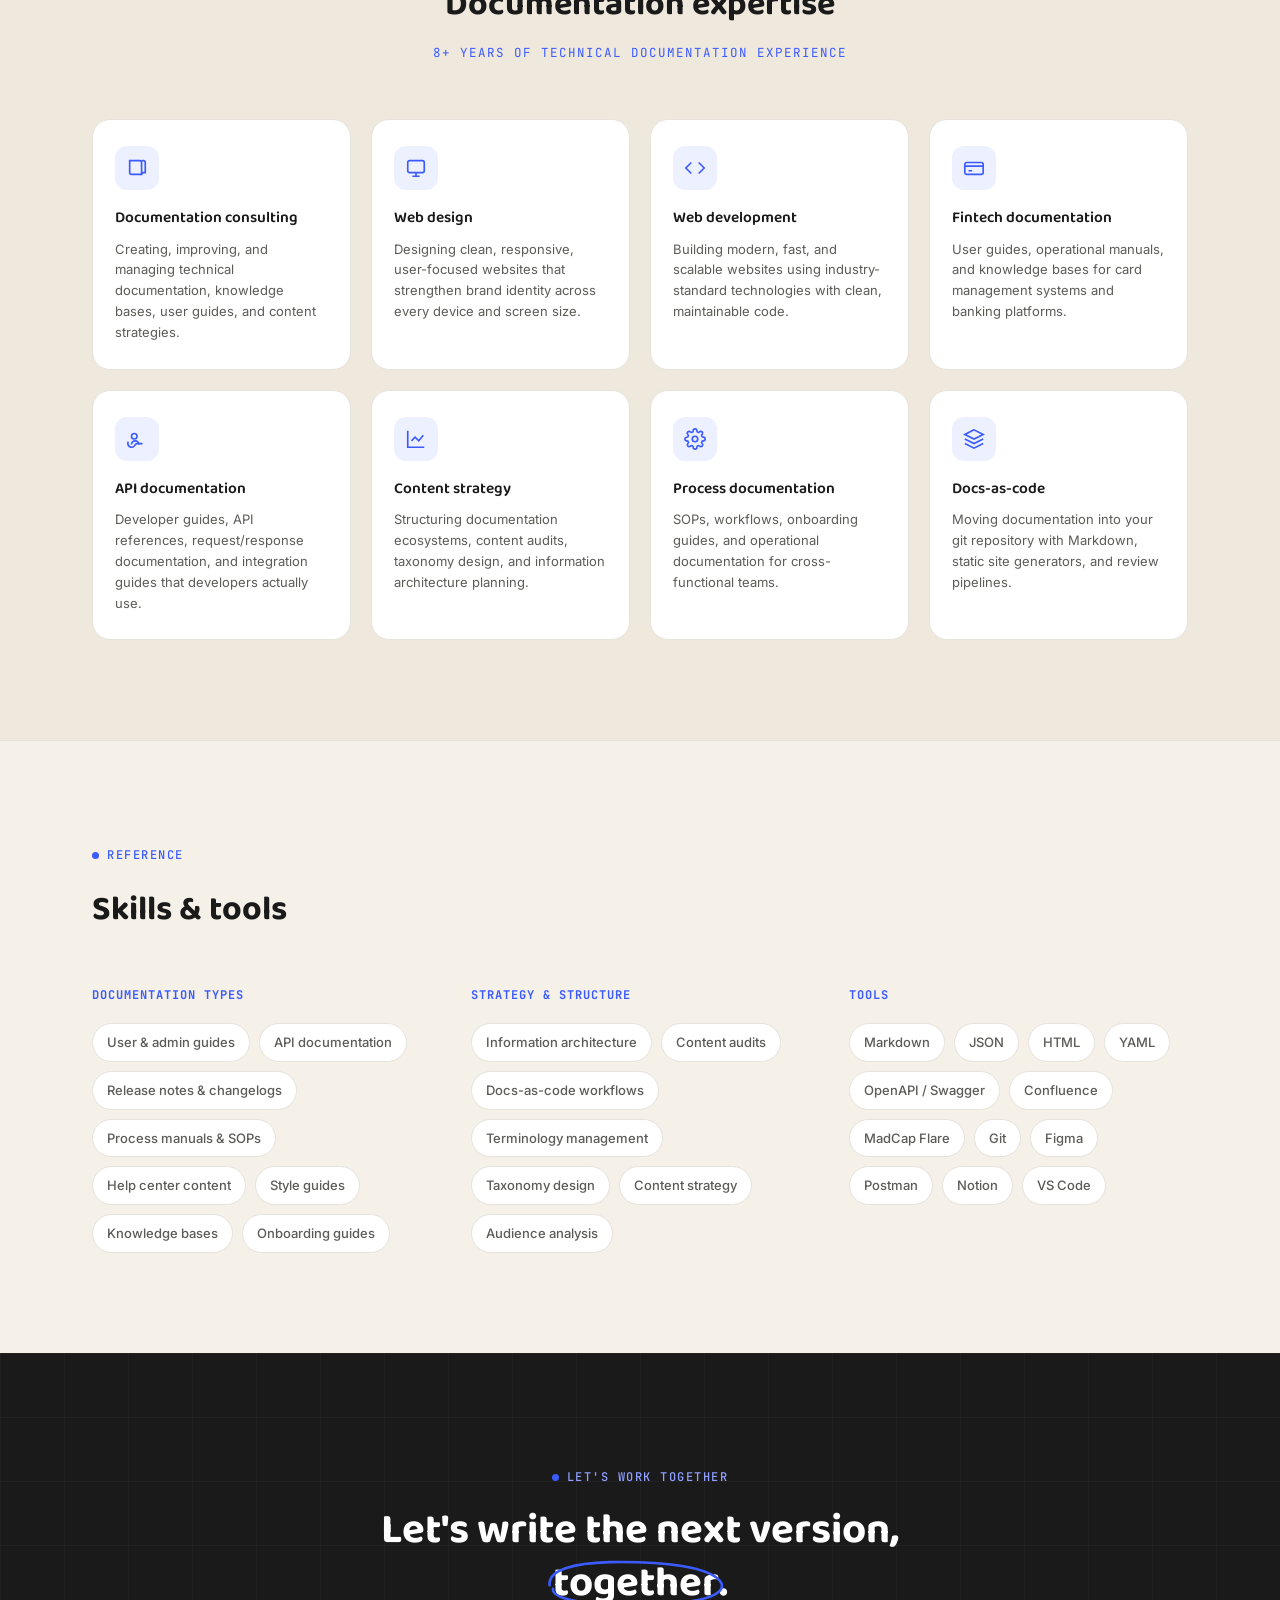
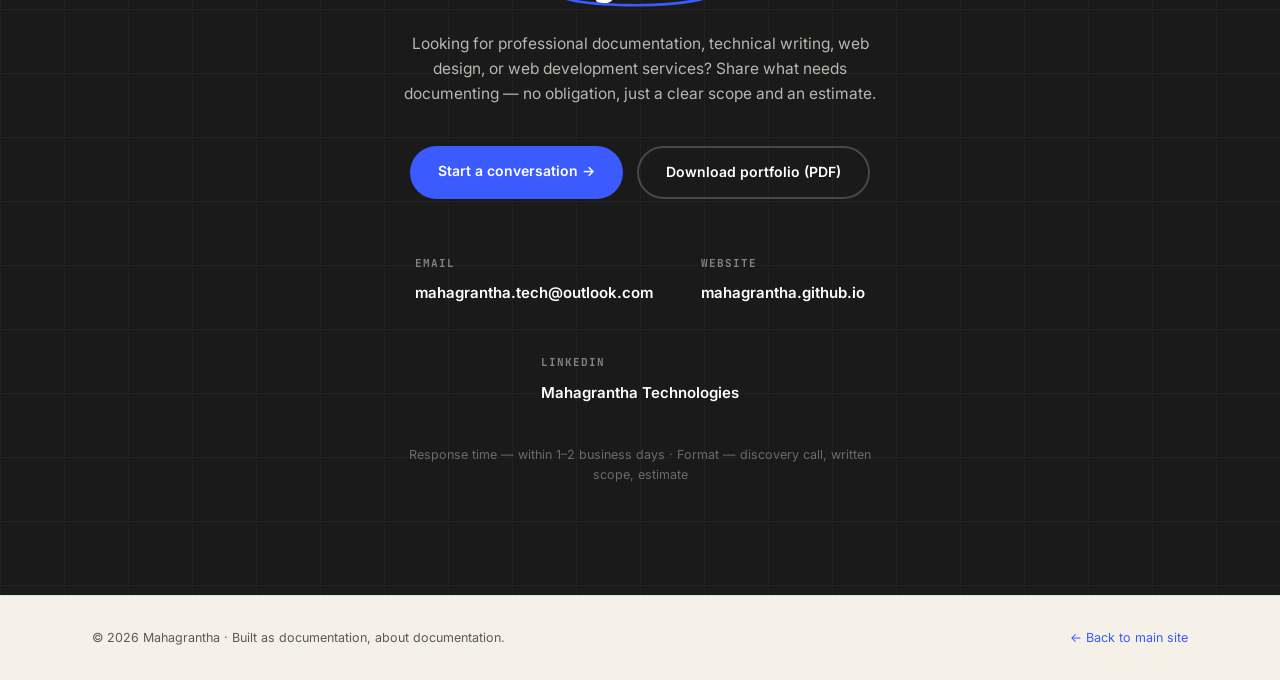
<file: portfolio/portfolio1.html>
<!DOCTYPE html>
<html lang="en">
<head>
<meta charset="UTF-8">
<meta name="viewport" content="width=device-width, initial-scale=1.0">
<title>Mahagrantha — Documentation & Content Strategist</title>
<meta name="description" content="Documentation and content strategy portfolio: user guides, API documentation, release notes, and process manuals.">
<link rel="preconnect" href="https://fonts.googleapis.com">
<link rel="preconnect" href="https://fonts.gstatic.com" crossorigin>
<link href="https://fonts.googleapis.com/css2?family=Baloo+2:wght@500;600;700;800&family=Inter:ital,wght@0,400;0,500;0,600;0,700;1,400&family=JetBrains+Mono:wght@400;500&display=swap" rel="stylesheet">
<style>
*,*::before,*::after{margin:0;padding:0;box-sizing:border-box;}
html{scroll-behavior:smooth;}
:root{
  --ink:#1A1A1A;
  --ink-soft:#5B5B58;
  --paper:#F5F0E8;
  --paper-warm:#EFE8DD;
  --blue:#3B5BFF;
  --blue-soft:#EDF0FF;
  --blue-mid:#2340D4;
  --line:#E6E3DC;
  --display:'Baloo 2',system-ui,sans-serif;
  --body:'Inter',system-ui,sans-serif;
  --mono:'JetBrains Mono',monospace;
}
body{
  font-family:var(--body);
  color:var(--ink);
  background:#F5F0E8;
  line-height:1.6;
  -webkit-font-smoothing:antialiased;
  overflow-x:hidden;
}
img{max-width:100%;display:block;}
a{text-decoration:none;color:inherit;}
ul{list-style:none;}
button{cursor:pointer;font-family:var(--body);}
.wrap{max-width:1160px;margin:0 auto;padding:0 32px;}

/* ---- TYPE UTILS ---- */
.eyebrow{
  font-family:var(--mono);
  font-size:12px;
  letter-spacing:1.5px;
  text-transform:uppercase;
  color:var(--blue);
  font-weight:500;
  display:inline-flex;
  align-items:center;
  gap:8px;
  margin-bottom:18px;
}
.eyebrow::before{content:'';width:7px;height:7px;border-radius:50%;background:var(--blue);}

/* ---- DECORATIVE MARKS ---- */
.circle-wrap{position:relative;display:inline-block;white-space:nowrap;}
.circle-wrap svg{
  position:absolute;top:-14%;left:-7%;
  width:114%;height:128%;
  overflow:visible;pointer-events:none;
}
.underline-wrap{position:relative;display:inline-block;}
.underline-wrap svg{position:absolute;left:-2%;bottom:-10px;width:104%;height:14px;}

/* ===== NAV ===== */
.nav{
  position:sticky;top:0;z-index:50;
  background:rgba(255,255,255,0.92);
  backdrop-filter:blur(10px);
  border-bottom:1px solid var(--line);
}
.nav-inner{
  display:flex;align-items:center;justify-content:space-between;
  height:72px;max-width:1160px;margin:0 auto;padding:0 32px;
}
.nav-logo{font-family:var(--display);font-weight:700;font-size:21px;color:var(--ink);}
.nav-logo span{color:var(--blue);}
.nav-links{display:flex;gap:30px;}
.nav-links a{font-size:14px;font-weight:500;color:var(--ink-soft);transition:color .2s;}
.nav-links a:hover{color:var(--ink);}
.nav-back{
  font-size:13px;font-weight:500;color:var(--ink-soft);
  display:inline-flex;align-items:center;gap:6px;
  padding:8px 0;transition:color .2s;
}
.nav-back:hover{color:var(--blue);}
.nav-cta{
  background:var(--ink);color:#fff;font-size:13px;font-weight:600;
  padding:10px 20px;border-radius:30px;border:none;transition:background .2s,transform .2s;
}
.nav-cta:hover{background:var(--blue);transform:translateY(-1px);}
.nav-toggle{display:none;background:none;border:none;font-size:26px;color:var(--ink);}
.mobile-nav{
  display:none;
  position:fixed;top:72px;left:0;right:0;
  background:rgba(255,255,255,0.97);
  border-bottom:1px solid var(--line);
  padding:24px 32px;
  z-index:49;
  flex-direction:column;gap:18px;
}
.mobile-nav.open{display:flex;}
.mobile-nav a{font-size:15px;font-weight:500;color:var(--ink-soft);}

/* ===== HERO ===== */
.hero{padding:96px 0 80px;overflow:hidden;position:relative;}
.hero-rays{
  position:absolute;top:-40px;left:50%;transform:translateX(-50%);
  width:1400px;height:340px;z-index:0;pointer-events:none;
}
.hero-inner{position:relative;z-index:1;text-align:center;max-width:880px;margin:0 auto;}
.hero h1{
  font-family:var(--display);font-weight:700;font-size:58px;line-height:1.18;
  color:var(--ink);margin-bottom:28px;
}
.hero-sub{
  font-size:17px;color:var(--ink-soft);max-width:580px;margin:0 auto 36px;line-height:1.75;
}
.hero-ctas{display:flex;gap:14px;justify-content:center;flex-wrap:wrap;margin-bottom:28px;}
.btn-solid{
  background:var(--ink);color:#fff;font-weight:600;font-size:14px;
  padding:14px 28px;border-radius:30px;border:none;transition:background .2s,transform .2s;display:inline-block;
}
.btn-solid:hover{background:var(--blue);transform:translateY(-2px);}
.btn-outline{
  background:transparent;color:var(--ink);font-weight:600;font-size:14px;
  padding:13px 27px;border-radius:30px;border:2px solid var(--ink);
  transition:border-color .2s,color .2s,transform .2s;display:inline-block;
}
.btn-outline:hover{border-color:var(--blue);color:var(--blue);transform:translateY(-2px);}
.hero-tag{font-family:var(--mono);font-size:11.5px;letter-spacing:1px;color:var(--ink-soft);text-transform:uppercase;}

/* ===== MARQUEE TICKER ===== */
.ticker{border-top:1px solid var(--line);border-bottom:1px solid var(--line);background:var(--paper-warm);padding:14px 0;overflow:hidden;white-space:nowrap;}
.ticker-track{display:inline-flex;animation:tick 28s linear infinite;}
.ticker-track:hover{animation-play-state:paused;}
@keyframes tick{0%{transform:translateX(0);}100%{transform:translateX(-50%);}}
.ticker-item{
  font-family:var(--mono);font-size:11.5px;letter-spacing:1px;text-transform:uppercase;
  color:var(--ink-soft);padding:0 28px;display:inline-flex;align-items:center;gap:14px;
}
.ticker-item::after{content:'·';color:var(--blue);}

/* ===== STORY ===== */
.story{background:var(--paper-warm);padding:100px 0;border-top:1px solid var(--line);border-bottom:1px solid var(--line);}
.story-inner{display:grid;grid-template-columns:1.15fr 0.85fr;gap:64px;align-items:start;}
.story h2{font-family:var(--display);font-weight:700;font-size:38px;line-height:1.28;color:var(--ink);margin-bottom:26px;}
.story p{font-size:15.5px;color:var(--ink-soft);margin-bottom:18px;max-width:520px;}
.story p strong{color:var(--ink);font-weight:600;}
.story-stat-row{display:flex;gap:40px;margin-top:12px;flex-wrap:wrap;}
.story-stat{display:flex;flex-direction:column;}
.story-stat span:first-child{font-family:var(--display);font-weight:700;font-size:36px;color:var(--blue);}
.story-stat span:last-child{font-size:13px;color:var(--ink-soft);margin-top:2px;}
.story-figure{display:flex;justify-content:center;padding-top:12px;}
.story-figure svg{width:230px;height:auto;}

/* ===== PRINCIPLES ===== */
.principles{padding:100px 0;}
.principles-head{max-width:680px;margin-bottom:64px;}
.principles-head h2{font-family:var(--display);font-weight:700;font-size:36px;line-height:1.25;}
.principles-grid{display:grid;grid-template-columns:repeat(4,1fr);gap:36px;}
.principle{text-align:center;}
.principle-icon{
  width:80px;height:80px;border-radius:20px;background:var(--blue-soft);
  display:flex;align-items:center;justify-content:center;margin:0 auto 22px;
}
.principle-icon svg{width:36px;height:36px;}
.principle h3{font-family:var(--display);font-weight:600;font-size:17px;margin-bottom:8px;}
.principle p{font-size:13.5px;color:var(--ink-soft);}

/* ===== WORK SAMPLES ===== */
.work{background:var(--ink);color:#fff;padding:100px 0;}
.work-head{display:flex;justify-content:space-between;align-items:flex-end;margin-bottom:52px;flex-wrap:wrap;gap:16px;}
.work-head h2{font-family:var(--display);font-weight:700;font-size:36px;color:#fff;}
.work-count{font-family:var(--mono);font-size:13px;color:#9C9C98;letter-spacing:1px;}
.work-grid{display:grid;grid-template-columns:repeat(3,1fr);gap:22px;}
.work-card{
  background:#242422;border:2px solid #3A3A36;border-radius:20px;padding:28px;
  display:flex;flex-direction:column;transition:border-color .25s,transform .25s;
  position:relative;overflow:hidden;
}
.work-card::before{
  content:'';position:absolute;inset:0;opacity:0;
  background:radial-gradient(600px circle at var(--mx,50%) var(--my,50%),rgba(59,91,255,0.06),transparent 60%);
  transition:opacity .3s;pointer-events:none;
}
.work-card:hover::before{opacity:1;}
.work-card:hover{border-color:var(--blue);transform:translateY(-4px);}
.work-num{font-family:var(--mono);font-size:12px;color:var(--blue);margin-bottom:16px;}
.work-tag{
  display:inline-block;font-size:11px;font-weight:600;letter-spacing:.5px;text-transform:uppercase;
  background:#33332F;color:#D8D8D2;padding:5px 12px;border-radius:20px;margin-bottom:16px;width:fit-content;
}
.work-card h3{font-family:var(--display);font-weight:600;font-size:18px;margin-bottom:10px;color:#fff;line-height:1.3;}
.work-card p{font-size:13.5px;color:#B7B7B1;margin-bottom:18px;flex-grow:1;}
.work-meta{font-size:11.5px;color:#84847E;margin-bottom:4px;}
.work-meta b{color:#C9C9C3;font-weight:500;}
.work-link{
  font-size:13px;font-weight:600;color:var(--blue);
  margin-top:14px;display:inline-flex;align-items:center;gap:6px;
  transition:gap .2s;
}
.work-link:hover{gap:10px;}
.work-link:hover{text-decoration:underline;}

/* ===== PROCESS ===== */
.process{padding:100px 0;}
.process-head{max-width:680px;margin-bottom:60px;}
.process-head h2{font-family:var(--display);font-weight:700;font-size:36px;}
.process-list{display:flex;flex-direction:column;}
.process-item{
  display:grid;grid-template-columns:90px 1fr;gap:28px;
  padding:32px 0;border-top:1px solid var(--line);align-items:start;
}
.process-item:last-child{border-bottom:1px solid var(--line);}
.process-step{
  font-family:var(--display);font-weight:700;font-size:34px;
  color:var(--blue-soft);-webkit-text-stroke:1.5px var(--blue);
}
.process-item h3{font-family:var(--display);font-weight:600;font-size:19px;margin-bottom:8px;}
.process-item p{font-size:14.5px;color:var(--ink-soft);max-width:560px;}

/* ===== EXPERTISE ===== */
.expertise{background:var(--paper-warm);padding:100px 0;border-top:1px solid var(--line);border-bottom:1px solid var(--line);}
.expertise-head{text-align:center;max-width:600px;margin:0 auto 56px;}
.expertise-head h2{font-family:var(--display);font-weight:700;font-size:34px;margin-bottom:10px;}
.expertise-head p{font-family:var(--mono);font-size:12.5px;color:var(--blue);letter-spacing:1px;text-transform:uppercase;}
.expertise-grid{display:grid;grid-template-columns:repeat(4,1fr);gap:20px;}
.expertise-card{
  background:#fff;border:1.5px solid var(--line);border-radius:18px;
  padding:26px 22px;transition:transform .2s,border-color .2s,box-shadow .2s;
}
.expertise-card:hover{transform:translateY(-3px);border-color:var(--blue);box-shadow:0 8px 32px rgba(59,91,255,0.08);}
.expertise-icon{
  width:44px;height:44px;border-radius:12px;background:var(--blue-soft);
  display:flex;align-items:center;justify-content:center;margin-bottom:16px;
}
.expertise-icon svg{width:22px;height:22px;color:var(--blue);}
.expertise-card h3{font-family:var(--display);font-weight:600;font-size:15.5px;margin-bottom:8px;}
.expertise-card p{font-size:13px;color:var(--ink-soft);line-height:1.6;}

/* ===== SKILLS ===== */
.skills{padding:100px 0;}
.skills-head{max-width:680px;margin-bottom:48px;}
.skills-head h2{font-family:var(--display);font-weight:700;font-size:34px;}
.skills-grid{display:grid;grid-template-columns:repeat(3,1fr);gap:40px;}
.skills-col h4{font-family:var(--mono);font-size:12px;letter-spacing:1px;text-transform:uppercase;color:var(--blue);margin-bottom:18px;}
.chip-row{display:flex;flex-wrap:wrap;gap:9px;}
.chip{
  font-size:13px;font-weight:500;padding:8px 14px;border-radius:20px;
  border:1.5px solid var(--line);color:var(--ink-soft);background:#fff;
  transition:border-color .2s,color .2s,background .2s;
}
.chip:hover{border-color:var(--blue);color:var(--blue);background:var(--blue-soft);}

/* ===== TESTIMONIAL / QUOTE ===== */
.quote-strip{
  background:var(--blue);padding:72px 0;text-align:center;overflow:hidden;position:relative;
}
.quote-strip::before{
  content:'"';position:absolute;left:50%;top:-20px;transform:translateX(-50%);
  font-family:var(--display);font-size:260px;color:rgba(255,255,255,0.06);
  line-height:1;pointer-events:none;font-weight:800;
}
.quote-strip blockquote{
  font-family:var(--display);font-size:26px;font-weight:600;color:#fff;
  max-width:780px;margin:0 auto 20px;line-height:1.4;position:relative;z-index:1;
}
.quote-strip cite{font-family:var(--mono);font-size:12px;letter-spacing:1px;color:rgba(255,255,255,0.6);text-transform:uppercase;}

/* ===== CONTACT ===== */
.contact{background:var(--ink);color:#fff;padding:110px 0;text-align:center;overflow:hidden;position:relative;}
.contact-bg-grid{
  position:absolute;inset:0;
  background-image:linear-gradient(rgba(255,255,255,0.03) 1px,transparent 1px),
    linear-gradient(90deg,rgba(255,255,255,0.03) 1px,transparent 1px);
  background-size:64px 64px;
  pointer-events:none;
}
.contact-inner{position:relative;z-index:1;max-width:700px;margin:0 auto;}
.contact h2{font-family:var(--display);font-weight:700;font-size:42px;line-height:1.25;color:#fff;margin-bottom:22px;}
.contact p{font-size:15.5px;color:#B7B7B1;margin-bottom:40px;max-width:500px;margin-left:auto;margin-right:auto;}
.contact-grid{display:flex;justify-content:center;gap:48px;flex-wrap:wrap;margin-top:8px;}
.contact-item{text-align:left;}
.contact-item h5{font-family:var(--mono);font-size:11px;letter-spacing:1px;text-transform:uppercase;color:#84847E;margin-bottom:8px;}
.contact-item a{font-size:15px;font-weight:600;color:#fff;transition:color .2s;}
.contact-item a:hover{color:var(--blue);}
.contact-cta-row{display:flex;gap:14px;justify-content:center;margin-bottom:56px;flex-wrap:wrap;}
.btn-blue{
  background:var(--blue);color:#fff;font-weight:600;font-size:14px;
  padding:14px 28px;border-radius:30px;border:none;transition:background .2s,transform .2s;display:inline-block;
}
.btn-blue:hover{background:#2340D4;transform:translateY(-2px);}
.btn-ghost{
  background:transparent;color:#fff;font-weight:600;font-size:14px;
  padding:13px 27px;border-radius:30px;border:2px solid rgba(255,255,255,0.2);
  transition:border-color .2s,transform .2s;display:inline-block;
}
.btn-ghost:hover{border-color:rgba(255,255,255,0.6);transform:translateY(-2px);}

/* ===== FOOTER ===== */
footer{padding:32px 0;text-align:center;font-size:12.5px;color:var(--ink-soft);border-top:1px solid var(--line);}
footer a{color:var(--blue);}

/* ===== SCROLL REVEAL ===== */
.reveal{opacity:0;transform:translateY(24px);transition:opacity .6s ease,transform .6s ease;}
.reveal.visible{opacity:1;transform:translateY(0);}

/* ===== RESPONSIVE ===== */
@media(max-width:980px){
  .nav-links{display:none;}
  .nav-toggle{display:block;}
  .story-inner{grid-template-columns:1fr;gap:40px;}
  .story-figure{order:-1;}
  .principles-grid{grid-template-columns:repeat(2,1fr);gap:32px;}
  .work-grid{grid-template-columns:repeat(2,1fr);}
  .expertise-grid{grid-template-columns:repeat(2,1fr);}
  .skills-grid{grid-template-columns:1fr;gap:32px;}
  .hero h1{font-size:42px;}
  .contact h2{font-size:32px;}
}
@media(max-width:600px){
  .work-grid{grid-template-columns:1fr;}
  .expertise-grid{grid-template-columns:1fr;}
  .principles-grid{grid-template-columns:1fr;}
  .hero h1{font-size:34px;}
  .work-head,.contact-grid{flex-direction:column;align-items:flex-start;}
  .contact-grid{align-items:center;}
  .process-item{grid-template-columns:1fr;gap:8px;}
  .story-stat-row{gap:28px;}
  .quote-strip blockquote{font-size:19px;}
  .wrap{padding:0 20px;}
}
</style>
</head>
<body>

<!-- NAV -->
<nav class="nav">
  <div class="nav-inner">
    <a href="https://mahagrantha.github.io" class="nav-logo">Maha<span>grantha</span></a>
    <ul class="nav-links">
      <li><a href="#story">Approach</a></li>
      <li><a href="#work">Work samples</a></li>
      <li><a href="#process">How I work</a></li>
      <li><a href="#skills">Skills</a></li>
      <li><a href="#contact">Contact</a></li>
    </ul>
    <button class="nav-cta" onclick="window.location.href='#contact'">Get in touch</button>
    <button class="nav-toggle" aria-label="Toggle menu" onclick="document.getElementById('mobileNav').classList.toggle('open')">☰</button>
  </div>
</nav>
<div class="mobile-nav" id="mobileNav">
  <a href="#story" onclick="document.getElementById('mobileNav').classList.remove('open')">Approach</a>
  <a href="#work" onclick="document.getElementById('mobileNav').classList.remove('open')">Work samples</a>
  <a href="#process" onclick="document.getElementById('mobileNav').classList.remove('open')">How I work</a>
  <a href="#skills" onclick="document.getElementById('mobileNav').classList.remove('open')">Skills</a>
  <a href="#contact" onclick="document.getElementById('mobileNav').classList.remove('open')">Contact</a>
</div>

<!-- HERO -->
<section class="hero" id="top">
  <svg class="hero-rays" viewBox="0 0 1400 340" fill="none" xmlns="http://www.w3.org/2000/svg">
    <g stroke="#E6E3DC" stroke-width="1">
      <line x1="700" y1="340" x2="0" y2="0"/>
      <line x1="700" y1="340" x2="180" y2="0"/>
      <line x1="700" y1="340" x2="380" y2="0"/>
      <line x1="700" y1="340" x2="560" y2="0"/>
      <line x1="700" y1="340" x2="700" y2="0"/>
      <line x1="700" y1="340" x2="840" y2="0"/>
      <line x1="700" y1="340" x2="1020" y2="0"/>
      <line x1="700" y1="340" x2="1220" y2="0"/>
      <line x1="700" y1="340" x2="1400" y2="0"/>
    </g>
  </svg>
  <div class="hero-inner">
    <div class="eyebrow">How Mahagrantha thinks about documentation</div>
    <h1>Good documentation doesn't explain the product.<br>
      <span class="underline-wrap">It is the product<svg viewBox="0 0 300 14" fill="none"><path d="M3 9C60 2 230 1 297 8" stroke="#3B5BFF" stroke-width="4" stroke-linecap="round"/></svg></span>, written down.</h1>
    <p class="hero-sub">We plan, write, and maintain the documentation systems that sit between complex products and the people who have to use them — user guides, API references, release notes, and the process manuals that keep a content team shipping in one voice.</p>
    <div class="hero-ctas">
      <button class="btn-solid" onclick="window.location.href='#work'">View work samples</button>
      <a class="btn-outline" href="https://mahagrantha.github.io/portfolio/assets/Portfolio.pdf">Download portfolio (PDF)</a>
    </div>
    <div class="hero-tag">Available for new projects · Documentation · Web Design · Development</div>
  </div>
</section>

<!-- TICKER -->
<div class="ticker" aria-hidden="true">
  <div class="ticker-track">
    <span class="ticker-item">User Guides</span>
    <span class="ticker-item">API Documentation</span>
    <span class="ticker-item">Release Notes</span>
    <span class="ticker-item">Process Manuals</span>
    <span class="ticker-item">Knowledge Bases</span>
    <span class="ticker-item">SOP Documentation</span>
    <span class="ticker-item">Web Design</span>
    <span class="ticker-item">Web Development</span>
    <span class="ticker-item">Docs-as-Code</span>
    <span class="ticker-item">Content Strategy</span>
    <span class="ticker-item">Information Architecture</span>
    <span class="ticker-item">Style Guides</span>
    <span class="ticker-item">User Guides</span>
    <span class="ticker-item">API Documentation</span>
    <span class="ticker-item">Release Notes</span>
    <span class="ticker-item">Process Manuals</span>
    <span class="ticker-item">Knowledge Bases</span>
    <span class="ticker-item">SOP Documentation</span>
    <span class="ticker-item">Web Design</span>
    <span class="ticker-item">Web Development</span>
    <span class="ticker-item">Docs-as-Code</span>
    <span class="ticker-item">Content Strategy</span>
    <span class="ticker-item">Information Architecture</span>
    <span class="ticker-item">Style Guides</span>
  </div>
</div>

<!-- STORY -->
<section class="story" id="story">
  <div class="wrap story-inner">
    <div class="reveal">
      <div class="eyebrow">Our operating principle</div>
      <h2>At Mahagrantha, every project starts on <span class="circle-wrap">Day Zero<svg viewBox="0 0 220 70" fill="none"><path d="M14 38C10 16 38 6 80 5C140 4 206 12 210 35C214 58 150 66 100 65C50 64 10 56 16 40" stroke="#3B5BFF" stroke-width="3" stroke-linecap="round"/></svg></span>.</h2>
      <p>Every document, just like the last one, starts from the same place: nobody has read it yet, and nobody owes it their attention. That assumption never goes away, no matter how long a product has existed.</p>
      <p>This practice started the way most documentation problems do — with a product that worked, and a gap between what the team knew and what the user was expected to figure out on their own. <strong>Closing that gap, one guide at a time</strong>, is the whole job.</p>
      <p>Eight-plus years in, the brief hasn't really changed. Understand the system, map who's reading and why, outline before drafting, then test it on someone who didn't build the product. Progress happens guide by guide, release by release — that's how documentation systems get built, and how they stay trustworthy.</p>
      <div class="story-stat-row">
        <div class="story-stat"><span>8+</span><span>Years of experience</span></div>
        <div class="story-stat"><span>6</span><span>Documentation types</span></div>
        <div class="story-stat"><span>100%</span><span>Tested before delivery</span></div>
      </div>
    </div>
    <div class="story-figure reveal">
      <svg viewBox="0 0 260 340" fill="none" xmlns="http://www.w3.org/2000/svg">
        <!-- Person -->
        <circle cx="130" cy="66" r="36" stroke="#1A1A1A" stroke-width="2.2"/>
        <path d="M98 54c4-20 60-20 64 0" stroke="#1A1A1A" stroke-width="2.2" stroke-linecap="round"/>
        <circle cx="116" cy="63" r="2.6" fill="#1A1A1A"/>
        <circle cx="144" cy="63" r="2.6" fill="#1A1A1A"/>
        <path d="M120 76c4 5 16 5 20 0" stroke="#1A1A1A" stroke-width="2" stroke-linecap="round"/>
        <!-- Body -->
        <path d="M130 102v94" stroke="#1A1A1A" stroke-width="2.2" stroke-linecap="round"/>
        <path d="M130 116c-28 4-44 28-44 58" stroke="#1A1A1A" stroke-width="2.2" stroke-linecap="round"/>
        <path d="M130 116c28 4 44 28 44 58" stroke="#1A1A1A" stroke-width="2.2" stroke-linecap="round"/>
        <!-- Document in hand -->
        <rect x="66" y="152" width="46" height="36" rx="4" stroke="#3B5BFF" stroke-width="2.2" transform="rotate(-8 89 170)"/>
        <line x1="73" y1="162" x2="103" y2="158" stroke="#3B5BFF" stroke-width="1.6" stroke-linecap="round" transform="rotate(-8 88 160)"/>
        <line x1="73" y1="172" x2="96" y2="168" stroke="#3B5BFF" stroke-width="1.6" stroke-linecap="round" transform="rotate(-8 85 170)"/>
        <line x1="73" y1="181" x2="100" y2="177" stroke="#3B5BFF" stroke-width="1.6" stroke-linecap="round" transform="rotate(-8 87 179)"/>
        <!-- Legs -->
        <path d="M130 196v64" stroke="#1A1A1A" stroke-width="2.2" stroke-linecap="round"/>
        <path d="M130 258l-24 54" stroke="#1A1A1A" stroke-width="2.2" stroke-linecap="round"/>
        <path d="M130 258l24 54" stroke="#1A1A1A" stroke-width="2.2" stroke-linecap="round"/>
        <!-- Floating elements -->
        <rect x="168" y="90" width="54" height="38" rx="6" fill="#EDF0FF" stroke="#3B5BFF" stroke-width="1.5"/>
        <line x1="176" y1="103" x2="212" y2="103" stroke="#3B5BFF" stroke-width="1.5" stroke-linecap="round"/>
        <line x1="176" y1="112" x2="202" y2="112" stroke="#3B5BFF" stroke-width="1.5" stroke-linecap="round"/>
        <line x1="176" y1="121" x2="208" y2="121" stroke="#3B5BFF" stroke-width="1.5" stroke-linecap="round"/>
        <!-- Checkmark badge -->
        <circle cx="218" cy="84" r="12" fill="#3B5BFF"/>
        <path d="M212 84l4 4 8-8" stroke="#fff" stroke-width="2" stroke-linecap="round" stroke-linejoin="round"/>
        <!-- Lightbulb hint -->
        <circle cx="48" cy="110" r="10" stroke="#1A1A1A" stroke-width="1.6" opacity="0.3"/>
        <path d="M44 110c0-4 4-7 8-5" stroke="#1A1A1A" stroke-width="1.4" stroke-linecap="round" opacity="0.3"/>
        <path d="M48 120v4" stroke="#1A1A1A" stroke-width="1.4" stroke-linecap="round" opacity="0.3"/>
        <!-- Spark lines -->
        <path d="M164 30c12-8 26-2 28 10" stroke="#3B5BFF" stroke-width="2" stroke-linecap="round" opacity="0.5"/>
        <path d="M26 34c16-5 28 4 28 16" stroke="#1A1A1A" stroke-width="1.6" stroke-linecap="round" opacity="0.25"/>
      </svg>
    </div>
  </div>
</section>

<!-- PRINCIPLES -->
<section class="principles" id="principles">
  <div class="wrap">
    <div class="principles-head reveal">
      <div class="eyebrow">If you're working with Mahagrantha, remember…</div>
      <h2>Documentation is read in a hurry, by someone who'd rather not be reading it at all.</h2>
    </div>
    <div class="principles-grid">
      <div class="principle reveal">
        <div class="principle-icon">
          <svg viewBox="0 0 36 36" fill="none" stroke="#3B5BFF" stroke-width="2" stroke-linecap="round">
            <rect x="6" y="4" width="18" height="26" rx="2" transform="rotate(-4 15 17)"/>
            <path d="M23 10l7 3-5 16-7-3"/>
            <line x1="10" y1="13" x2="20" y2="12"/>
            <line x1="10" y1="18" x2="19" y2="17"/>
          </svg>
        </div>
        <h3>Read under pressure</h3>
        <p>Not browsed for fun — opened mid-task, when something's already gone wrong.</p>
      </div>
      <div class="principle reveal">
        <div class="principle-icon">
          <svg viewBox="0 0 36 36" fill="none" stroke="#3B5BFF" stroke-width="2" stroke-linecap="round">
            <circle cx="15" cy="15" r="9"/>
            <line x1="22" y1="22" x2="31" y2="31"/>
            <path d="M11 15c0-3 3-5 6-4"/>
          </svg>
        </div>
        <h3>Untested is a guess</h3>
        <p>If a real user hasn't walked through it, it's a draft pretending to be finished.</p>
      </div>
      <div class="principle reveal">
        <div class="principle-icon">
          <svg viewBox="0 0 36 36" fill="none" stroke="#3B5BFF" stroke-width="2" stroke-linecap="round">
            <line x1="6" y1="11" x2="30" y2="11"/>
            <line x1="6" y1="18" x2="24" y2="18"/>
            <line x1="6" y1="25" x2="28" y2="25"/>
          </svg>
        </div>
        <h3>Structure first</h3>
        <p>Headings and steps before sentences — writing fills a shape, it doesn't invent one.</p>
      </div>
      <div class="principle reveal">
        <div class="principle-icon">
          <svg viewBox="0 0 36 36" fill="none" stroke="#3B5BFF" stroke-width="2" stroke-linecap="round">
            <path d="M7 24c4-14 20-14 22 0"/>
            <circle cx="18" cy="13" r="5"/>
            <path d="M15 13h6M18 10v6"/>
          </svg>
        </div>
        <h3>Plain beats clever</h3>
        <p>Clear, ordinary language is a feature of good docs, not a compromise on quality.</p>
      </div>
    </div>
  </div>
</section>

<!-- WORK SAMPLES -->
<section class="work" id="work">
  <div class="wrap">
    <div class="work-head">
      <div>
        <div class="eyebrow" style="color:#8FA0FF">Portfolio</div>
        <h2>Work samples</h2>
      </div>
      <span class="work-count">06 documents</span>
    </div>
    <div class="work-grid">
      <div class="work-card reveal">
        <div class="work-num">01</div>
        <span class="work-tag">User Guide</span>
        <h3>La Poche Ecommerce Management Platform</h3>
        <p>Comprehensive user documentation covering dashboard operations, product management, sales workflows, marketplace integration, inventory, finance, reporting, and user administration.</p>
        <div class="work-meta"><b>Audience:</b> Sales, Operations, Finance &amp; Admins</div>
        <div class="work-meta"><b>Format:</b> User Guide + Web Documentation</div>
        <a class="work-link" href="https://mahagrantha.github.io/portfolio/work%20samples/userguide.work.html">Read sample →</a>
      </div>
      <div class="work-card reveal">
        <div class="work-num">02</div>
        <span class="work-tag">API Documentation</span>
        <h3>Ecommerce API Documentation Sample</h3>
        <p>Reference documentation and integration walkthrough for developer partners covering authentication, rate limits, and webhook event payloads with runnable request examples.</p>
        <div class="work-meta"><b>Audience:</b> Developers, integration partners</div>
        <div class="work-meta"><b>Format:</b> Reference + guided walkthrough</div>
        <a class="work-link" href="https://mahagrantha.github.io/portfolio/work%20samples/apidocumentation.html">Read sample →</a>
      </div>
      <div class="work-card reveal">
        <div class="work-num">03</div>
        <span class="work-tag">Release Notes</span>
        <h3>Ecommerce v3.2.0 Release Notes</h3>
        <p>A versioned changelog that translates engineering tickets into plain statements of customer-facing impact, organized by Added / Changed / Fixed / Deprecated.</p>
        <div class="work-meta"><b>Audience:</b> All users, support &amp; sales teams</div>
        <div class="work-meta"><b>Format:</b> In-app changelog + email digest</div>
        <a class="work-link" href="https://mahagrantha.github.io/portfolio/work%20samples/releasenotes.html">Read sample →</a>
      </div>
      <div class="work-card reveal">
        <div class="work-num">04</div>
        <span class="work-tag">Process Manual</span>
        <h3>Editorial Workflow Documentation Sample</h3>
        <p>The internal style and workflow guide a six-person content team uses to move a draft from kickoff to published, including review gates and turnaround targets.</p>
        <div class="work-meta"><b>Audience:</b> Internal content &amp; editorial team</div>
        <div class="work-meta"><b>Format:</b> Workflow guide + review checklist</div>
        <a class="work-link" href="https://mahagrantha.github.io/portfolio/work%20samples/processdocument.html">Read sample →</a>
      </div>
      <div class="work-card reveal">
        <div class="work-num">05</div>
        <span class="work-tag">SOP Documentation</span>
        <h3>Ecommerce Standard Operating Procedures</h3>
        <p>Standard operating procedures for day-to-day operations — order fulfillment, inventory counts, returns, listings, marketplace sync recovery, and settlement reconciliation.</p>
        <div class="work-meta"><b>Audience:</b> Operations, warehouse, finance teams</div>
        <div class="work-meta"><b>Format:</b> Procedure cards + escalation notes</div>
        <a class="work-link" href="https://mahagrantha.github.io/portfolio/work%20samples/sop.html">Read sample →</a>
      </div>
      <div class="work-card reveal">
        <div class="work-num">06</div>
        <span class="work-tag">Knowledge Base</span>
        <h3>Ecommerce Platform Knowledge Base</h3>
        <p>An internal knowledge base covering role-based access, frequently asked questions, troubleshooting guidance, and a glossary of platform terminology.</p>
        <div class="work-meta"><b>Audience:</b> Support, operations, new hires</div>
        <div class="work-meta"><b>Format:</b> FAQ + troubleshooting reference</div>
        <a class="work-link" href="https://mahagrantha.github.io/portfolio/work%20samples/knowledgebase.html">Read sample →</a>
      </div>
    </div>
  </div>
</section>

<!-- PROCESS -->
<section class="process" id="process">
  <div class="wrap">
    <div class="process-head reveal">
      <div class="eyebrow">A repeatable process</div>
      <h2>How I work</h2>
    </div>
    <div class="process-list">
      <div class="process-item reveal">
        <div class="process-step">01</div>
        <div>
          <h3>Understand the system</h3>
          <p>Use the product myself, sit in on engineering standups, and interview the subject-matter experts who already know the gaps in the docs.</p>
        </div>
      </div>
      <div class="process-item reveal">
        <div class="process-step">02</div>
        <div>
          <h3>Map the audience and the job</h3>
          <p>Define who is reading, what they already know, and the single task they need to complete — before deciding on format or tone.</p>
        </div>
      </div>
      <div class="process-item reveal">
        <div class="process-step">03</div>
        <div>
          <h3>Outline before drafting</h3>
          <p>Structure first: headings, steps, and a consistent template, so the writing fills in a shape rather than inventing one as it goes.</p>
        </div>
      </div>
      <div class="process-item reveal">
        <div class="process-step">04</div>
        <div>
          <h3>Test, ship, and maintain</h3>
          <p>Run a usability pass and an SME review, publish, then track where readers drop off and feed that back into the next revision.</p>
        </div>
      </div>
    </div>
  </div>
</section>

<!-- QUOTE STRIP -->
<div class="quote-strip">
  <blockquote>"The manual is the product's second draft — written for the person who wasn't in the room when it was built."</blockquote>
  <cite>— Mahagrantha, Documentation Philosophy</cite>
</div>

<!-- EXPERTISE -->
<section class="expertise" id="expertise">
  <div class="wrap">
    <div class="expertise-head reveal">
      <h2>Documentation expertise</h2>
      <p>8+ years of technical documentation experience</p>
    </div>
    <div class="expertise-grid">
      <div class="expertise-card reveal">
        <div class="expertise-icon">
          <svg viewBox="0 0 24 24" fill="none" stroke="currentColor" stroke-width="1.8"><path d="M4 4h11a2 2 0 0 1 2 2v13H6a2 2 0 0 1-2-2V4z"/><path d="M17 19a2 2 0 0 1 2-2h2V6a2 2 0 0 0-2-2h-2"/></svg>
        </div>
        <h3>Documentation consulting</h3>
        <p>Creating, improving, and managing technical documentation, knowledge bases, user guides, and content strategies.</p>
      </div>
      <div class="expertise-card reveal">
        <div class="expertise-icon">
          <svg viewBox="0 0 24 24" fill="none" stroke="currentColor" stroke-width="1.8"><rect x="3" y="4" width="18" height="13" rx="2"/><path d="M8 21h8M12 17v4"/></svg>
        </div>
        <h3>Web design</h3>
        <p>Designing clean, responsive, user-focused websites that strengthen brand identity across every device and screen size.</p>
      </div>
      <div class="expertise-card reveal">
        <div class="expertise-icon">
          <svg viewBox="0 0 24 24" fill="none" stroke="currentColor" stroke-width="1.8"><polyline points="16 18 22 12 16 6"/><polyline points="8 6 2 12 8 18"/></svg>
        </div>
        <h3>Web development</h3>
        <p>Building modern, fast, and scalable websites using industry-standard technologies with clean, maintainable code.</p>
      </div>
      <div class="expertise-card reveal">
        <div class="expertise-icon">
          <svg viewBox="0 0 24 24" fill="none" stroke="currentColor" stroke-width="1.8"><rect x="2" y="6" width="20" height="13" rx="2"/><path d="M2 10h20M6 15h4"/></svg>
        </div>
        <h3>Fintech documentation</h3>
        <p>User guides, operational manuals, and knowledge bases for card management systems and banking platforms.</p>
      </div>
      <div class="expertise-card reveal">
        <div class="expertise-icon">
          <svg viewBox="0 0 24 24" fill="none" stroke="currentColor" stroke-width="1.8"><path d="M18 16.98h-5.99c-1.1 0-1.95.94-2.48 1.9A4 4 0 0 1 2 17c.01-.7.2-1.4.57-2"/><path d="M6 18a4 4 0 0 1 8 0"/><circle cx="9" cy="9" r="3"/></svg>
        </div>
        <h3>API documentation</h3>
        <p>Developer guides, API references, request/response documentation, and integration guides that developers actually use.</p>
      </div>
      <div class="expertise-card reveal">
        <div class="expertise-icon">
          <svg viewBox="0 0 24 24" fill="none" stroke="currentColor" stroke-width="1.8"><path d="M3 3v18h18"/><path d="M7 14l4-4 4 4 5-6"/></svg>
        </div>
        <h3>Content strategy</h3>
        <p>Structuring documentation ecosystems, content audits, taxonomy design, and information architecture planning.</p>
      </div>
      <div class="expertise-card reveal">
        <div class="expertise-icon">
          <svg viewBox="0 0 24 24" fill="none" stroke="currentColor" stroke-width="1.8"><circle cx="12" cy="12" r="3"/><path d="M19.4 15a1.65 1.65 0 0 0 .33 1.82l.06.06a2 2 0 1 1-2.83 2.83l-.06-.06a1.65 1.65 0 0 0-1.82-.33 1.65 1.65 0 0 0-1 1.51V21a2 2 0 0 1-4 0v-.09A1.65 1.65 0 0 0 9 19.4a1.65 1.65 0 0 0-1.82.33l-.06.06a2 2 0 1 1-2.83-2.83l.06-.06a1.65 1.65 0 0 0 .33-1.82 1.65 1.65 0 0 0-1.51-1H3a2 2 0 0 1 0-4h.09A1.65 1.65 0 0 0 4.6 9a1.65 1.65 0 0 0-.33-1.82l-.06-.06a2 2 0 1 1 2.83-2.83l.06.06a1.65 1.65 0 0 0 1.82.33H9a1.65 1.65 0 0 0 1-1.51V3a2 2 0 0 1 4 0v.09a1.65 1.65 0 0 0 1 1.51 1.65 1.65 0 0 0 1.82-.33l.06-.06a2 2 0 1 1 2.83 2.83l-.06.06a1.65 1.65 0 0 0-.33 1.82V9a1.65 1.65 0 0 0 1.51 1H21a2 2 0 0 1 0 4h-.09a1.65 1.65 0 0 0-1.51 1z"/></svg>
        </div>
        <h3>Process documentation</h3>
        <p>SOPs, workflows, onboarding guides, and operational documentation for cross-functional teams.</p>
      </div>
      <div class="expertise-card reveal">
        <div class="expertise-icon">
          <svg viewBox="0 0 24 24" fill="none" stroke="currentColor" stroke-width="1.8"><path d="M12 2L2 7l10 5 10-5-10-5z"/><path d="M2 17l10 5 10-5"/><path d="M2 12l10 5 10-5"/></svg>
        </div>
        <h3>Docs-as-code</h3>
        <p>Moving documentation into your git repository with Markdown, static site generators, and review pipelines.</p>
      </div>
    </div>
  </div>
</section>

<!-- SKILLS -->
<section class="skills" id="skills">
  <div class="wrap">
    <div class="skills-head reveal">
      <div class="eyebrow">Reference</div>
      <h2>Skills &amp; tools</h2>
    </div>
    <div class="skills-grid">
      <div class="skills-col reveal">
        <h4>Documentation types</h4>
        <div class="chip-row">
          <span class="chip">User &amp; admin guides</span>
          <span class="chip">API documentation</span>
          <span class="chip">Release notes &amp; changelogs</span>
          <span class="chip">Process manuals &amp; SOPs</span>
          <span class="chip">Help center content</span>
          <span class="chip">Style guides</span>
          <span class="chip">Knowledge bases</span>
          <span class="chip">Onboarding guides</span>
        </div>
      </div>
      <div class="skills-col reveal">
        <h4>Strategy &amp; structure</h4>
        <div class="chip-row">
          <span class="chip">Information architecture</span>
          <span class="chip">Content audits</span>
          <span class="chip">Docs-as-code workflows</span>
          <span class="chip">Terminology management</span>
          <span class="chip">Taxonomy design</span>
          <span class="chip">Content strategy</span>
          <span class="chip">Audience analysis</span>
        </div>
      </div>
      <div class="skills-col reveal">
        <h4>Tools</h4>
        <div class="chip-row">
          <span class="chip">Markdown</span>
          <span class="chip">JSON</span>
          <span class="chip">HTML</span>
          <span class="chip">YAML</span>
          <span class="chip">OpenAPI / Swagger</span>
          <span class="chip">Confluence</span>
          <span class="chip">MadCap Flare</span>
          <span class="chip">Git</span>
          <span class="chip">Figma</span>
          <span class="chip">Postman</span>
          <span class="chip">Notion</span>
          <span class="chip">VS Code</span>
        </div>
      </div>
    </div>
  </div>
</section>

<!-- CONTACT -->
<section class="contact" id="contact">
  <div class="contact-bg-grid"></div>
  <div class="wrap contact-inner">
    <div class="eyebrow" style="color:#8FA0FF">Let's work together</div>
    <h2>Let's write the next version, <span class="circle-wrap" style="color:#fff">together<svg viewBox="0 0 220 60" fill="none"><path d="M10 32C8 14 38 6 80 5C140 4 200 10 210 30C216 50 150 56 100 55C50 54 12 48 14 36" stroke="#3B5BFF" stroke-width="3" stroke-linecap="round"/></svg></span>.</h2>
    <p>Looking for professional documentation, technical writing, web design, or web development services? Share what needs documenting — no obligation, just a clear scope and an estimate.</p>
    <div class="contact-cta-row">
      <a class="btn-blue" href="mailto:mahagrantha.tech@outlook.com">Start a conversation →</a>
      <a class="btn-ghost" href="https://mahagrantha.github.io/portfolio/assets/Portfolio.pdf">Download portfolio (PDF)</a>
    </div>
    <div class="contact-grid">
      <div class="contact-item">
        <h5>Email</h5>
        <a href="mailto:mahagrantha.tech@outlook.com">mahagrantha.tech@outlook.com</a>
      </div>
      <div class="contact-item">
        <h5>Website</h5>
        <a href="https://mahagrantha.github.io">mahagrantha.github.io</a>
      </div>
      <div class="contact-item">
        <h5>LinkedIn</h5>
        <a href="https://www.linkedin.com/company/mahagrantha-technologies">Mahagrantha Technologies</a>
      </div>
    </div>
    <p style="font-size:12.5px;color:#6B6B66;margin-top:40px;margin-bottom:0;">Response time — within 1–2 business days · Format — discovery call, written scope, estimate</p>
  </div>
</section>

<footer>
  <div class="wrap" style="display:flex;justify-content:space-between;align-items:center;flex-wrap:wrap;gap:12px;">
    <span>© 2026 Mahagrantha · Built as documentation, about documentation.</span>
    <span><a href="https://mahagrantha.github.io">← Back to main site</a></span>
  </div>
</footer>

<script>
// Scroll reveal
const observer = new IntersectionObserver((entries) => {
  entries.forEach(e => {
    if (e.isIntersecting) {
      e.target.classList.add('visible');
      observer.unobserve(e.target);
    }
  });
}, {threshold: 0.12, rootMargin: '0px 0px -40px 0px'});
document.querySelectorAll('.reveal').forEach(el => observer.observe(el));

// Card glow on mouse move
document.querySelectorAll('.work-card').forEach(card => {
  card.addEventListener('mousemove', e => {
    const r = card.getBoundingClientRect();
    const x = ((e.clientX - r.left) / r.width * 100).toFixed(1);
    const y = ((e.clientY - r.top) / r.height * 100).toFixed(1);
    card.style.setProperty('--mx', x + '%');
    card.style.setProperty('--my', y + '%');
  });
});
</script>
</body>
</html>
</file>
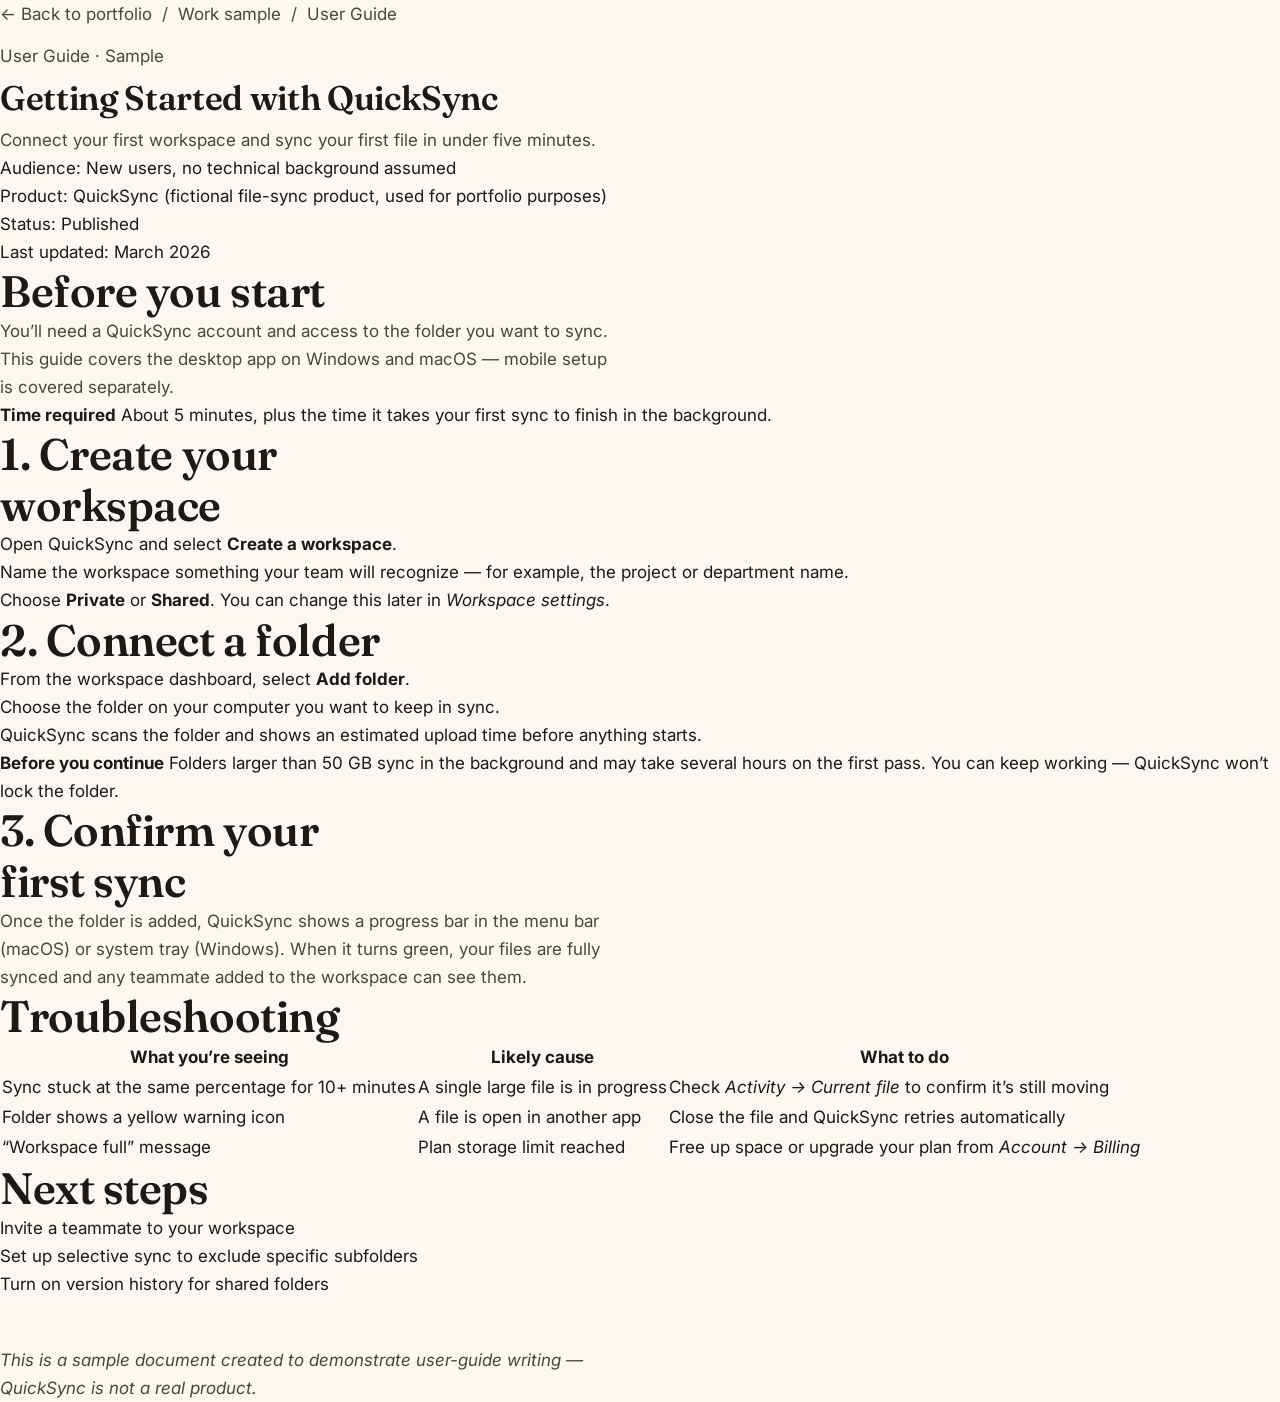
<file: portfolio/user-guide.html>
<!DOCTYPE html>
<html lang="en">
<head>
<meta charset="UTF-8">
<meta name="viewport" content="width=device-width, initial-scale=1.0">
<title>User Guide Sample — QuickSync Getting Started | mahagrantha</title>
<link rel="preconnect" href="https://fonts.googleapis.com">
<link href="https://fonts.googleapis.com/css2?family=Fraunces:wght@500;600&family=Inter:wght@400;500;600&family=JetBrains+Mono:wght@400;500&display=swap" rel="stylesheet">
<link rel="stylesheet" href="../styles.css">
</head>
<body>
<div class="doc-shell">
  <p class="doc-breadcrumb"><a href="../index.html#work">&larr; Back to portfolio</a> &nbsp;/&nbsp; Work sample &nbsp;/&nbsp; User Guide</p>

  <p class="eyebrow">User Guide &middot; Sample</p>
  <h1>Getting Started with QuickSync</h1>
  <p class="lede">Connect your first workspace and sync your first file in under five minutes.</p>

  <div class="doc-frontmatter">
    <div>Audience: <span>New users, no technical background assumed</span></div>
    <div>Product: <span>QuickSync (fictional file-sync product, used for portfolio purposes)</span></div>
    <div>Status: <span class="pill published" style="margin-top:2px;">Published</span></div>
    <div>Last updated: <span>March 2026</span></div>
  </div>

  <div class="doc-body">

    <h2>Before you start</h2>
    <p>You&rsquo;ll need a QuickSync account and access to the folder you want to sync. This guide covers the desktop app on Windows and macOS &mdash; mobile setup is covered separately.</p>

    <div class="callout">
      <strong>Time required</strong>
      About 5 minutes, plus the time it takes your first sync to finish in the background.
    </div>

    <h2>1. Create your workspace</h2>
    <ol>
      <li>Open QuickSync and select <strong>Create a workspace</strong>.</li>
      <li>Name the workspace something your team will recognize &mdash; for example, the project or department name.</li>
      <li>Choose <strong>Private</strong> or <strong>Shared</strong>. You can change this later in <em>Workspace settings</em>.</li>
    </ol>

    <h2>2. Connect a folder</h2>
    <ol>
      <li>From the workspace dashboard, select <strong>Add folder</strong>.</li>
      <li>Choose the folder on your computer you want to keep in sync.</li>
      <li>QuickSync scans the folder and shows an estimated upload time before anything starts.</li>
    </ol>

    <div class="callout warn">
      <strong>Before you continue</strong>
      Folders larger than 50 GB sync in the background and may take several hours on the first pass. You can keep working &mdash; QuickSync won&rsquo;t lock the folder.
    </div>

    <h2>3. Confirm your first sync</h2>
    <p>Once the folder is added, QuickSync shows a progress bar in the menu bar (macOS) or system tray (Windows). When it turns green, your files are fully synced and any teammate added to the workspace can see them.</p>

    <h2>Troubleshooting</h2>
    <table>
      <tr><th>What you&rsquo;re seeing</th><th>Likely cause</th><th>What to do</th></tr>
      <tr><td>Sync stuck at the same percentage for 10+ minutes</td><td>A single large file is in progress</td><td>Check <em>Activity &rarr; Current file</em> to confirm it&rsquo;s still moving</td></tr>
      <tr><td>Folder shows a yellow warning icon</td><td>A file is open in another app</td><td>Close the file and QuickSync retries automatically</td></tr>
      <tr><td>&ldquo;Workspace full&rdquo; message</td><td>Plan storage limit reached</td><td>Free up space or upgrade your plan from <em>Account &rarr; Billing</em></td></tr>
    </table>

    <h2>Next steps</h2>
    <ul>
      <li>Invite a teammate to your workspace</li>
      <li>Set up selective sync to exclude specific subfolders</li>
      <li>Turn on version history for shared folders</li>
    </ul>

  </div>

  <p class="doc-breadcrumb" style="margin-top:48px;"><em>This is a sample document created to demonstrate user-guide writing &mdash; QuickSync is not a real product.</em></p>
</div>
</body>
</html>
</file>
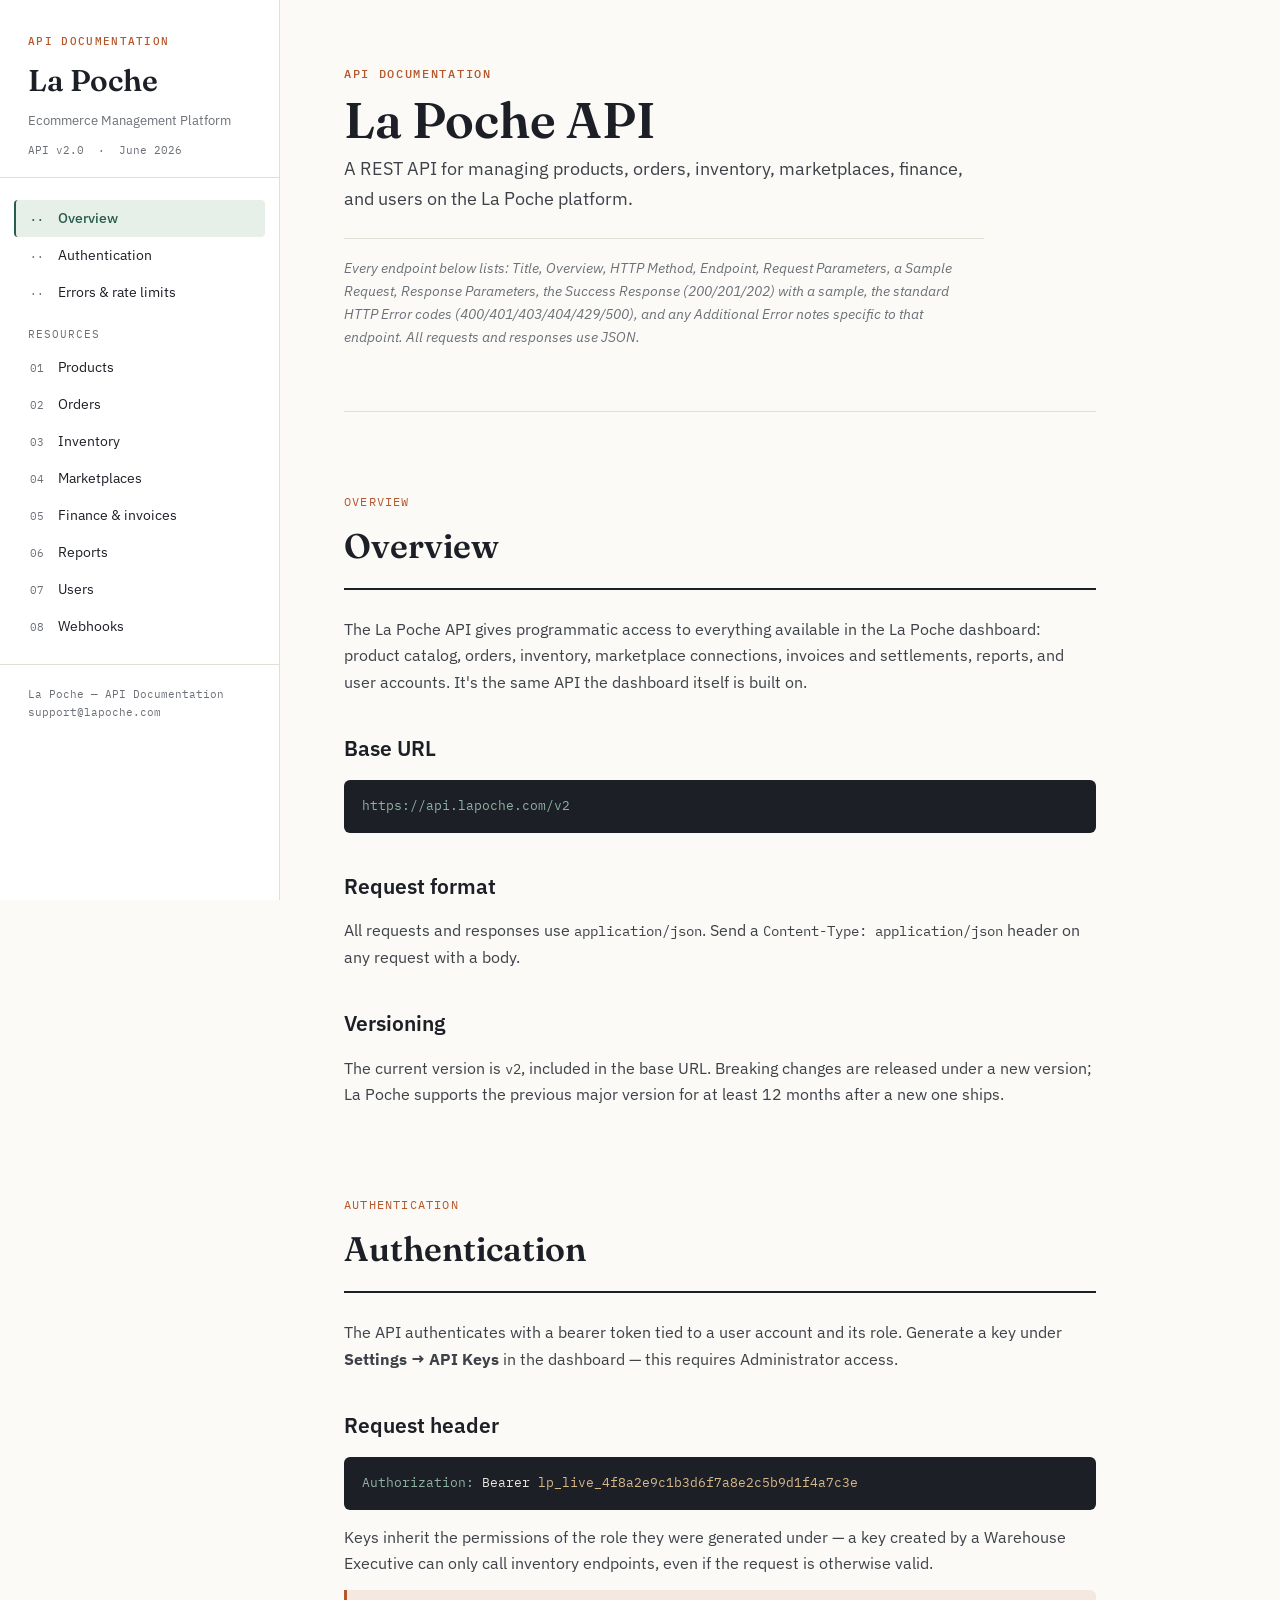
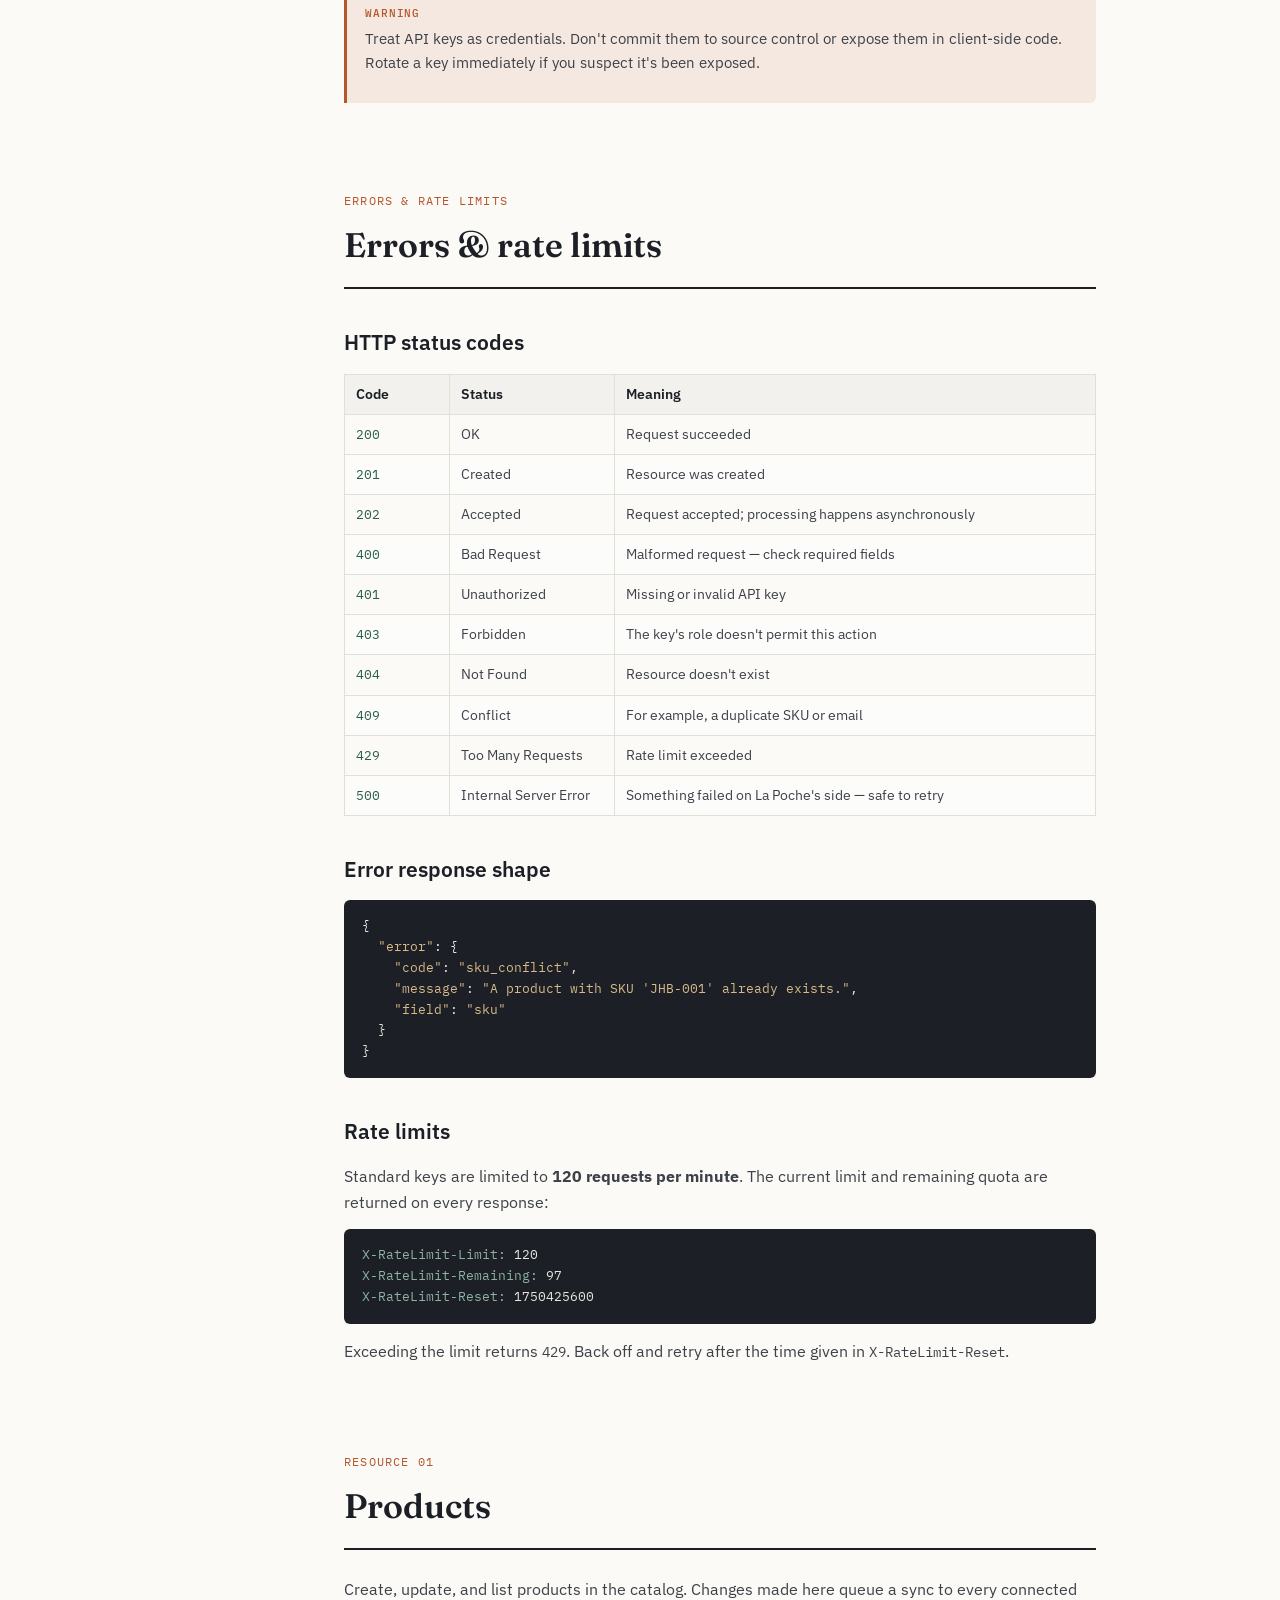
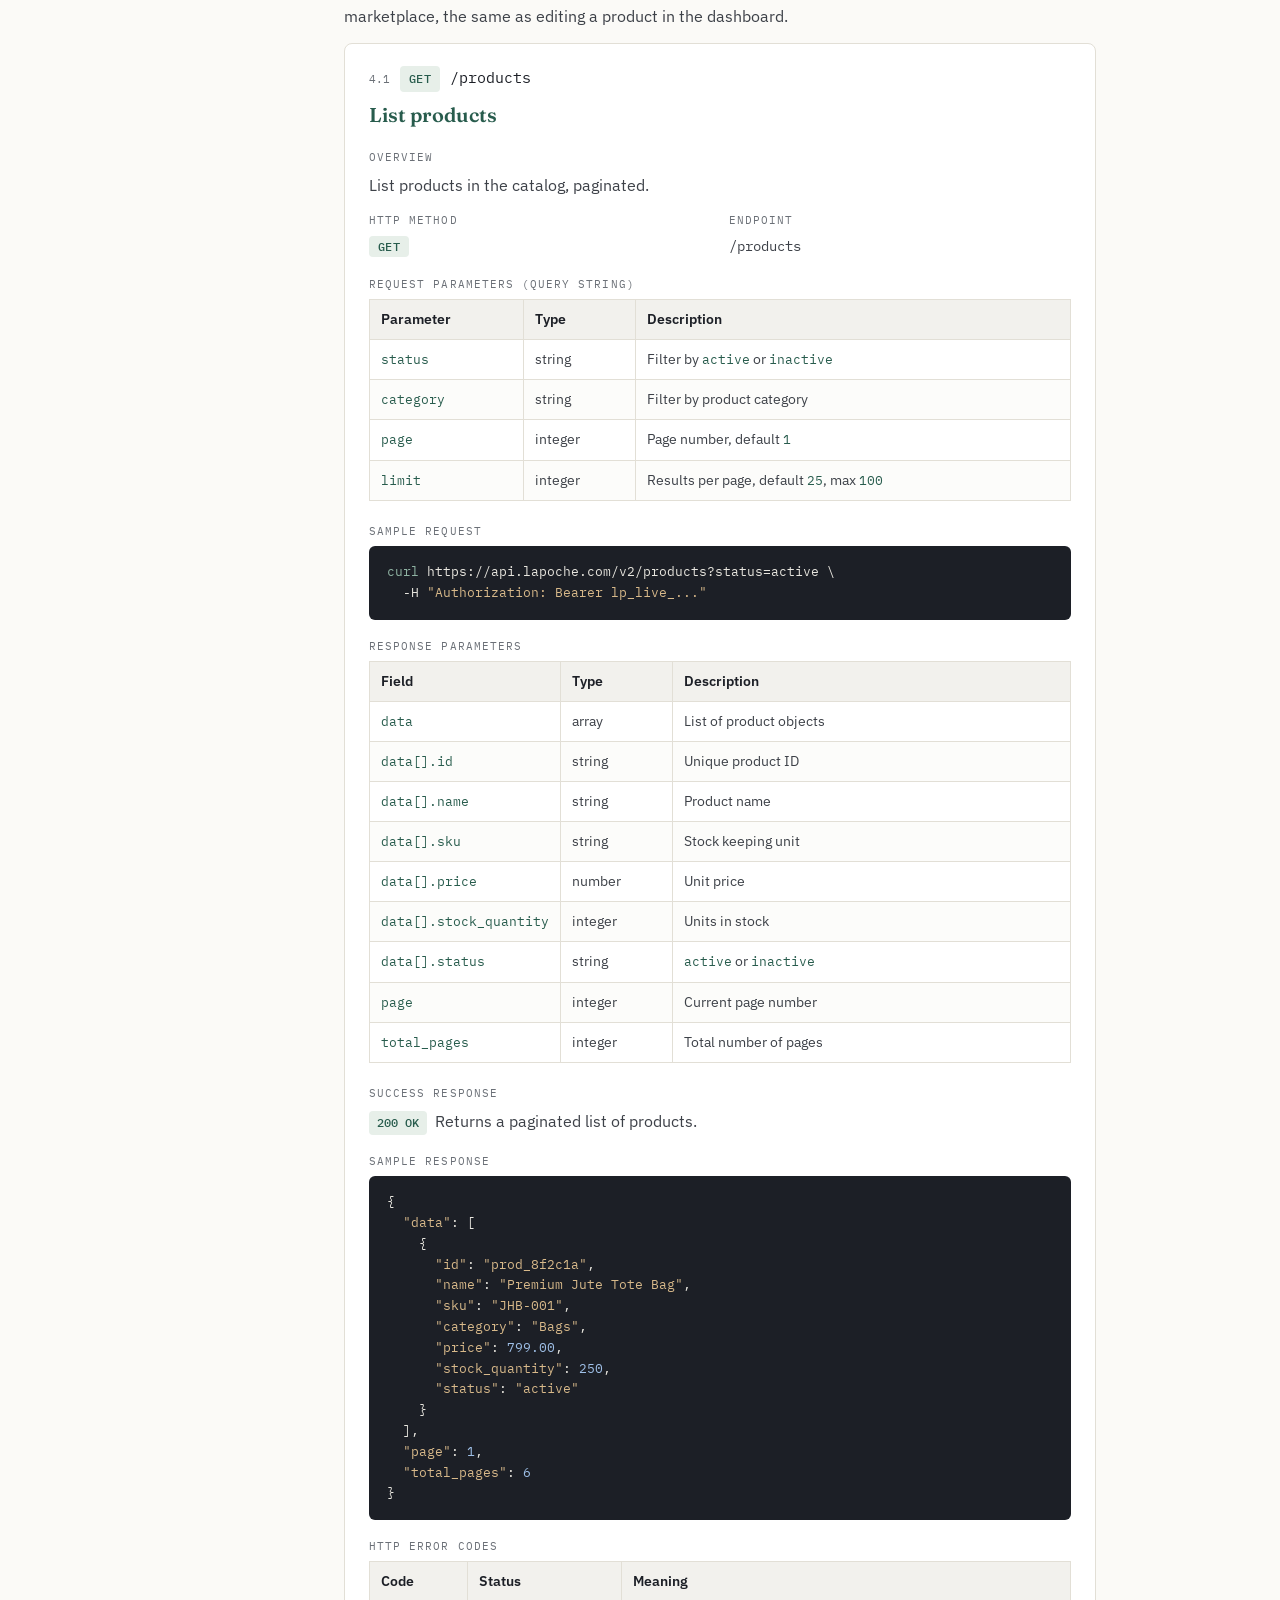
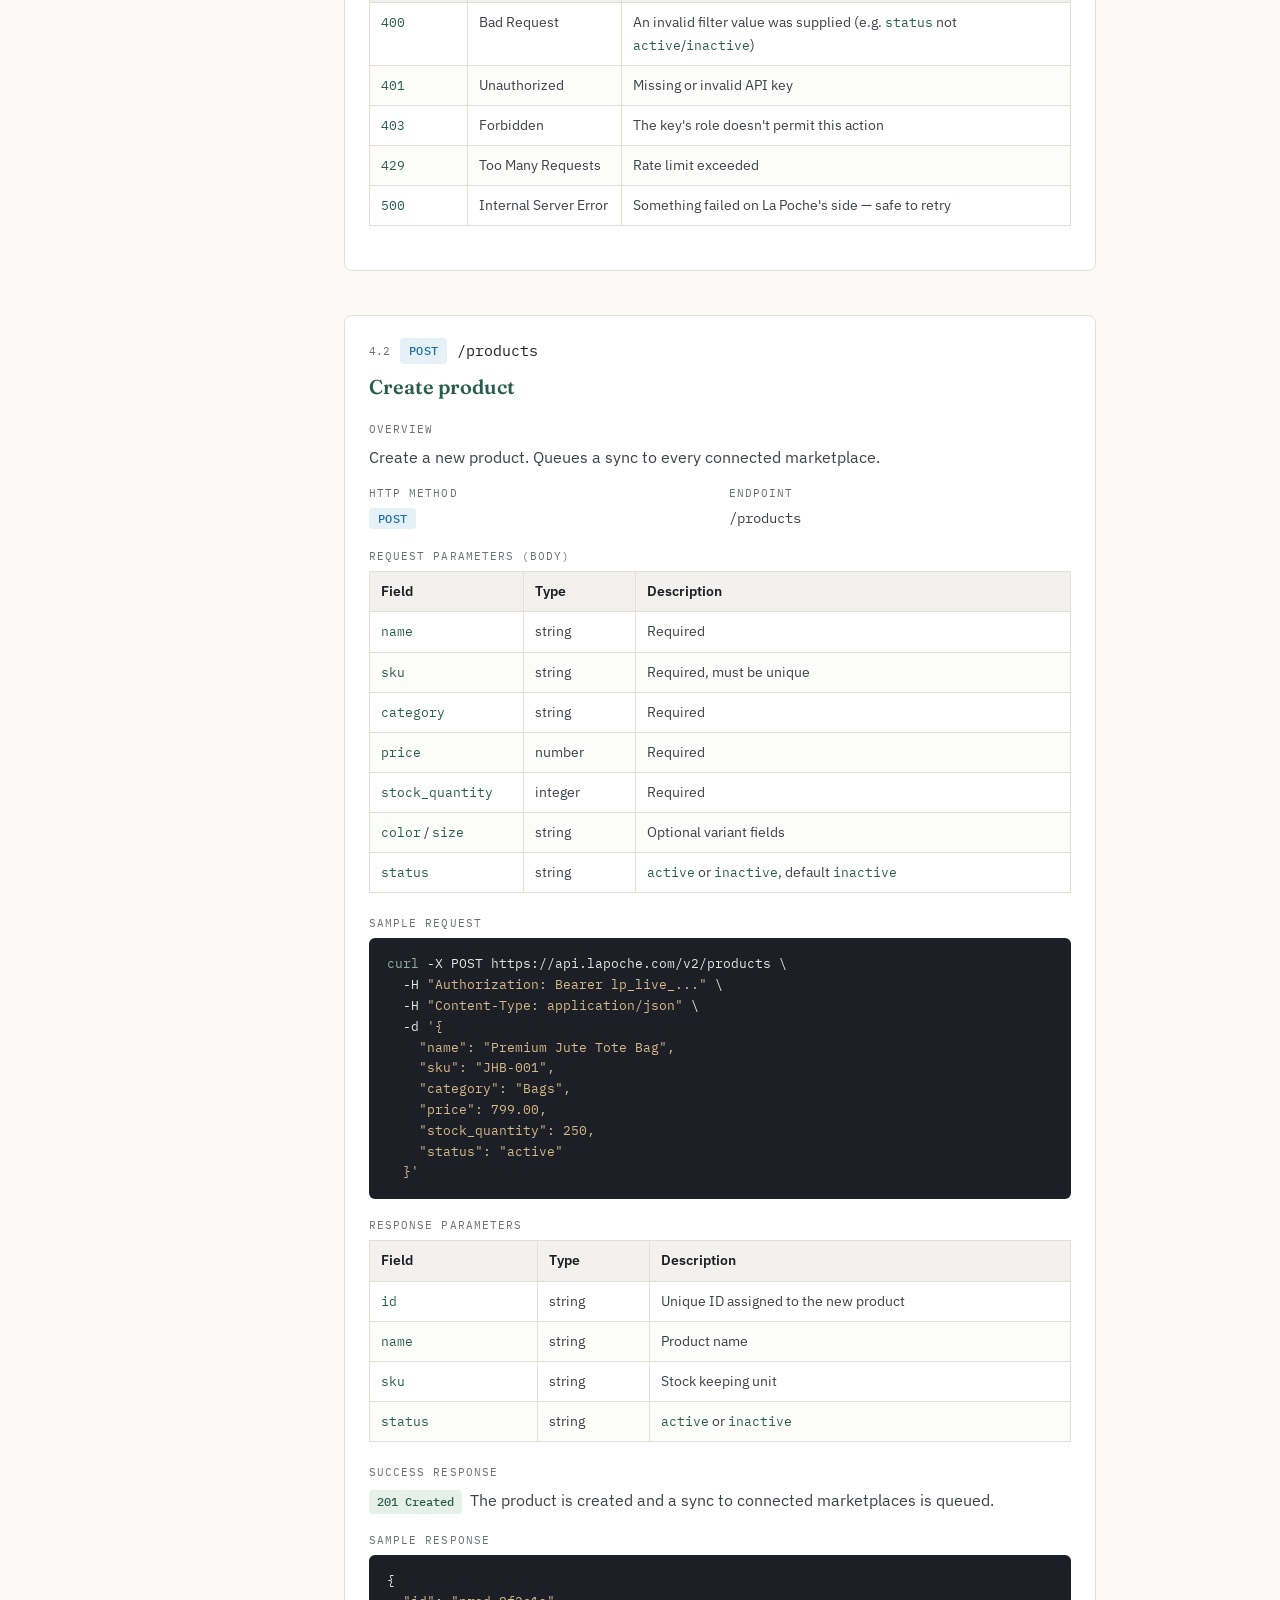
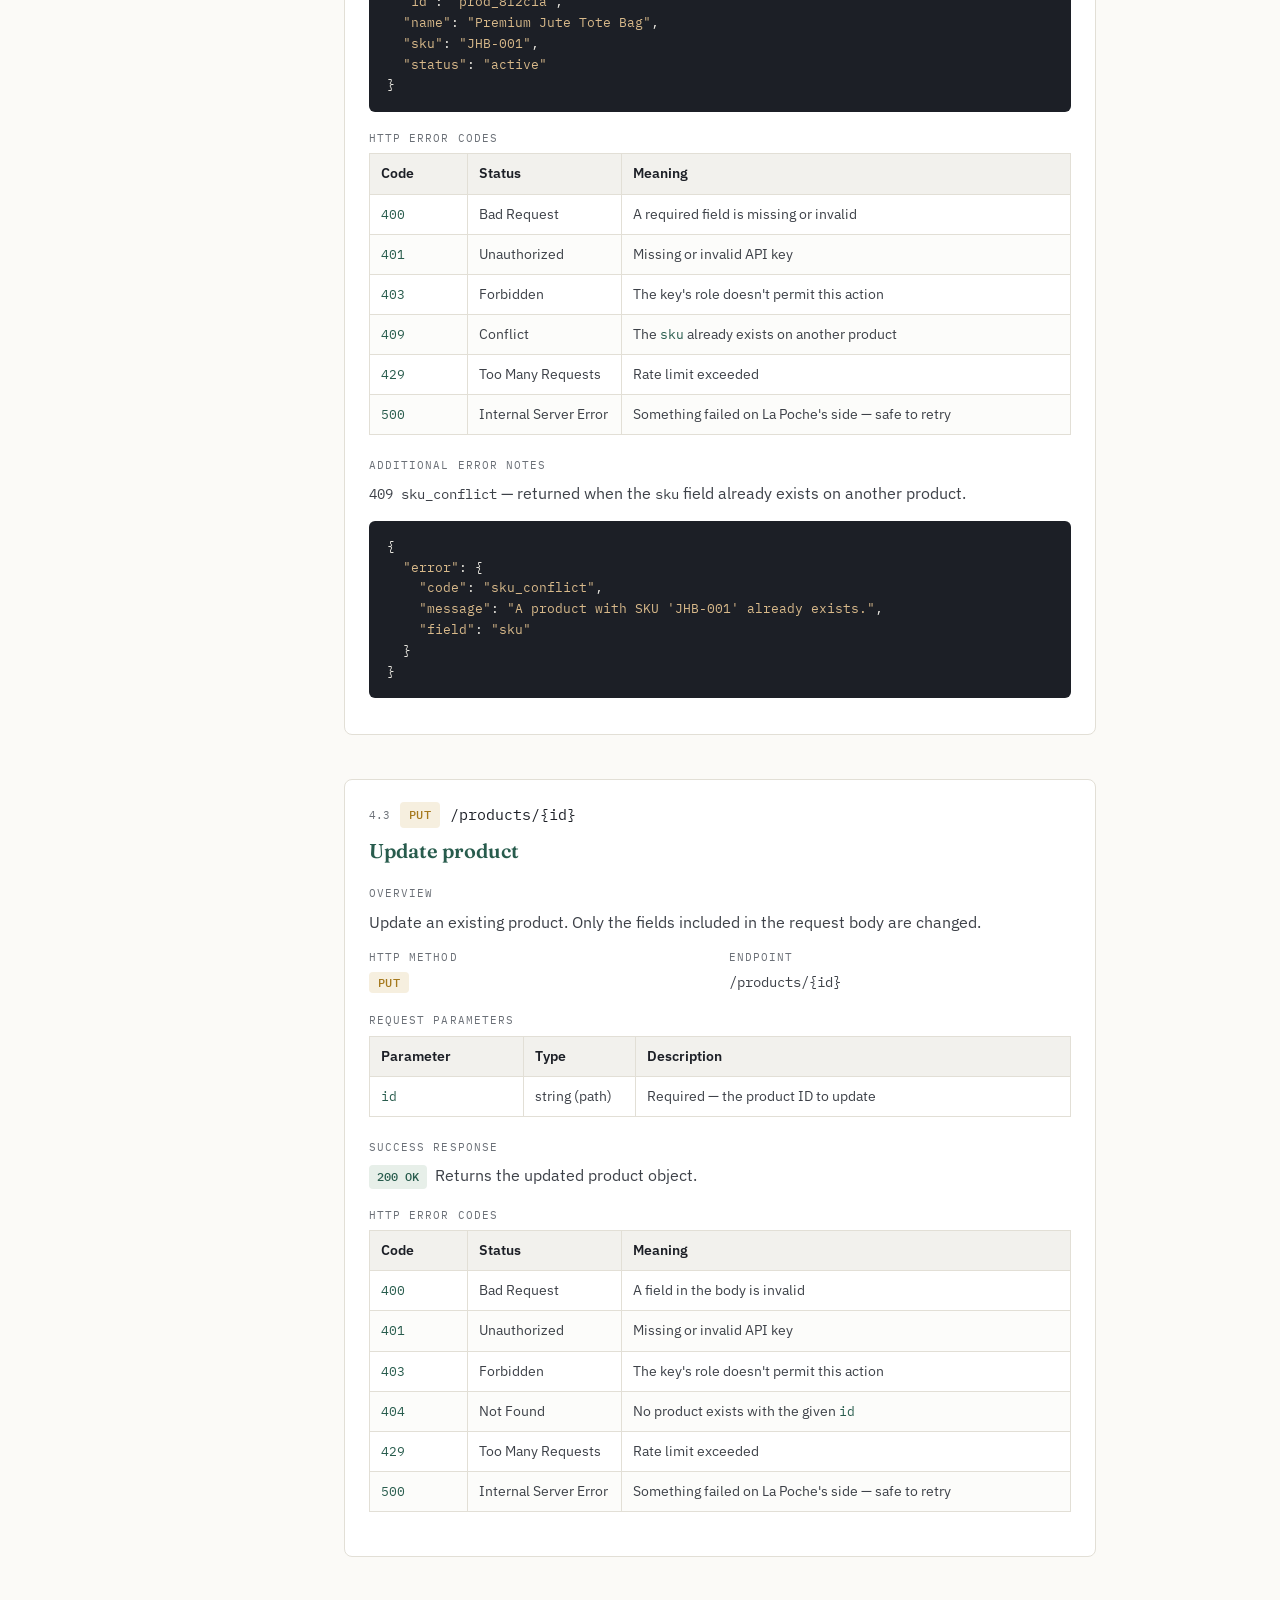
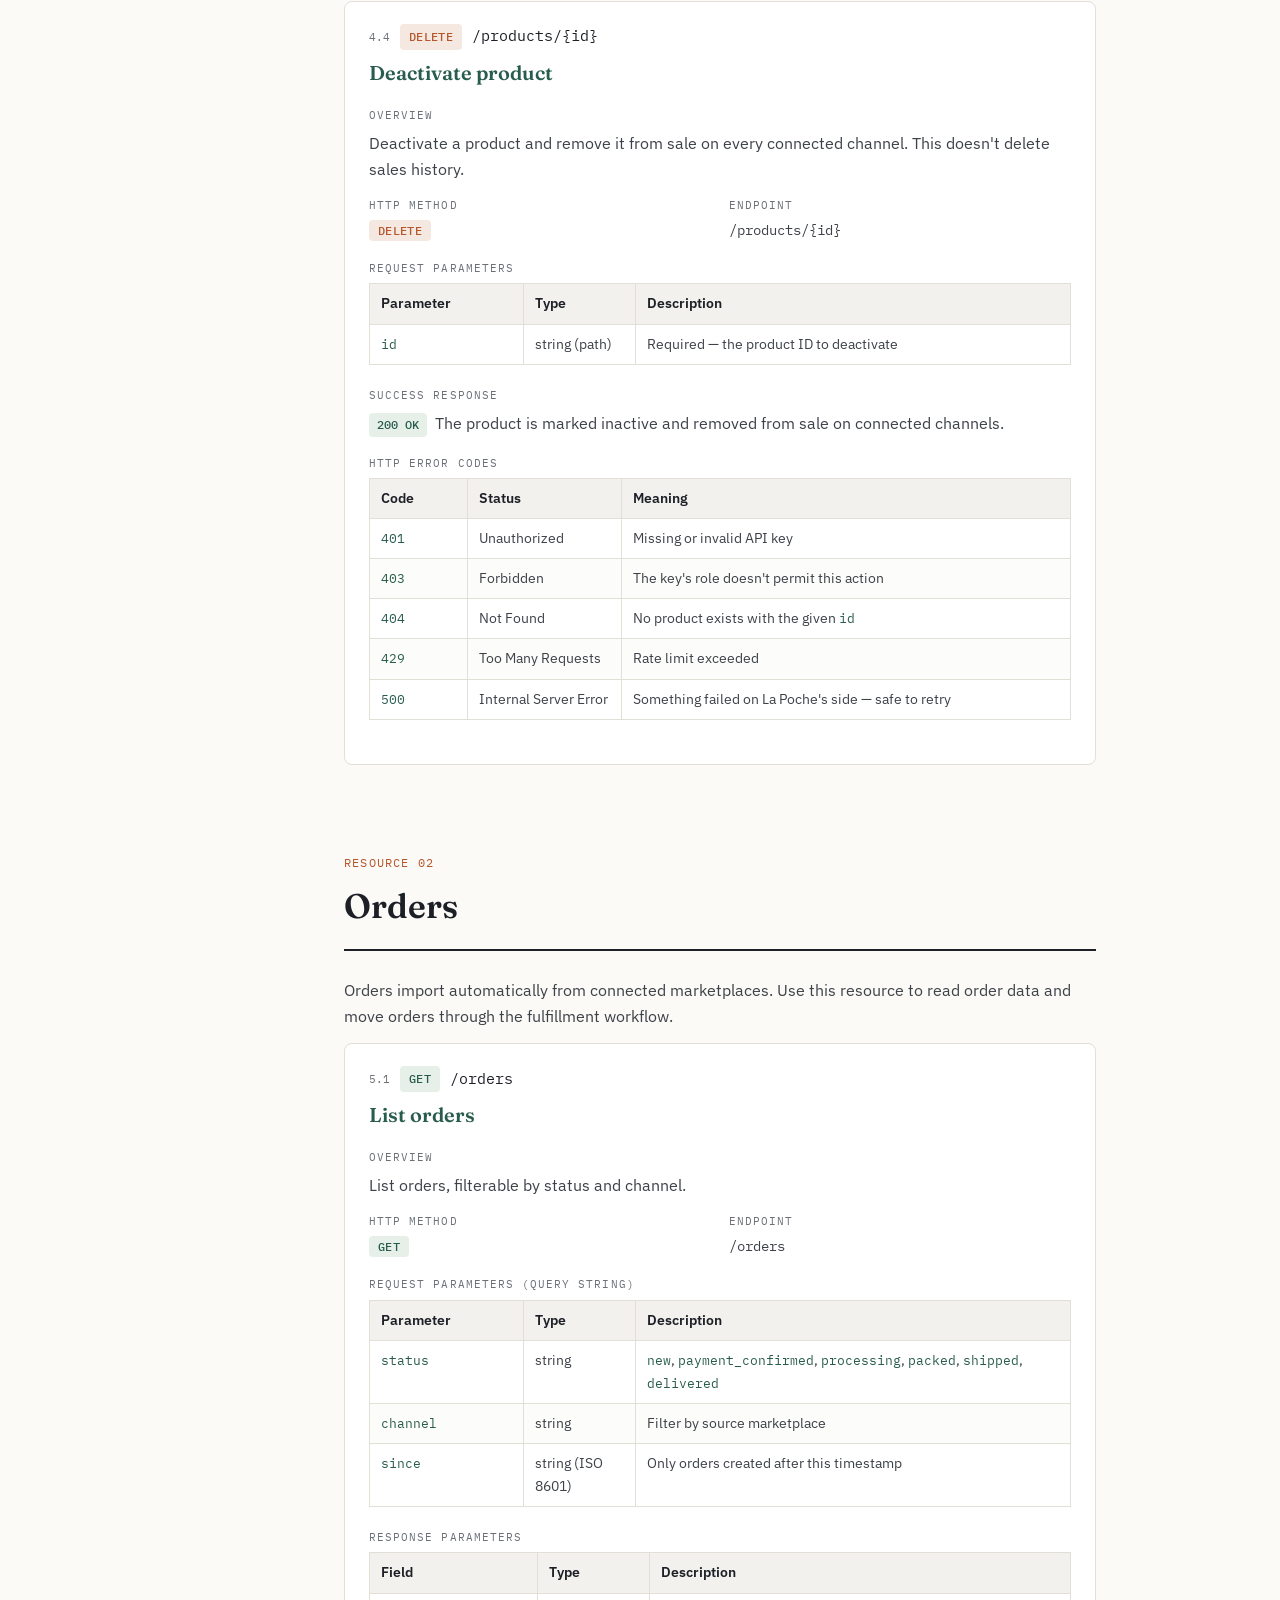
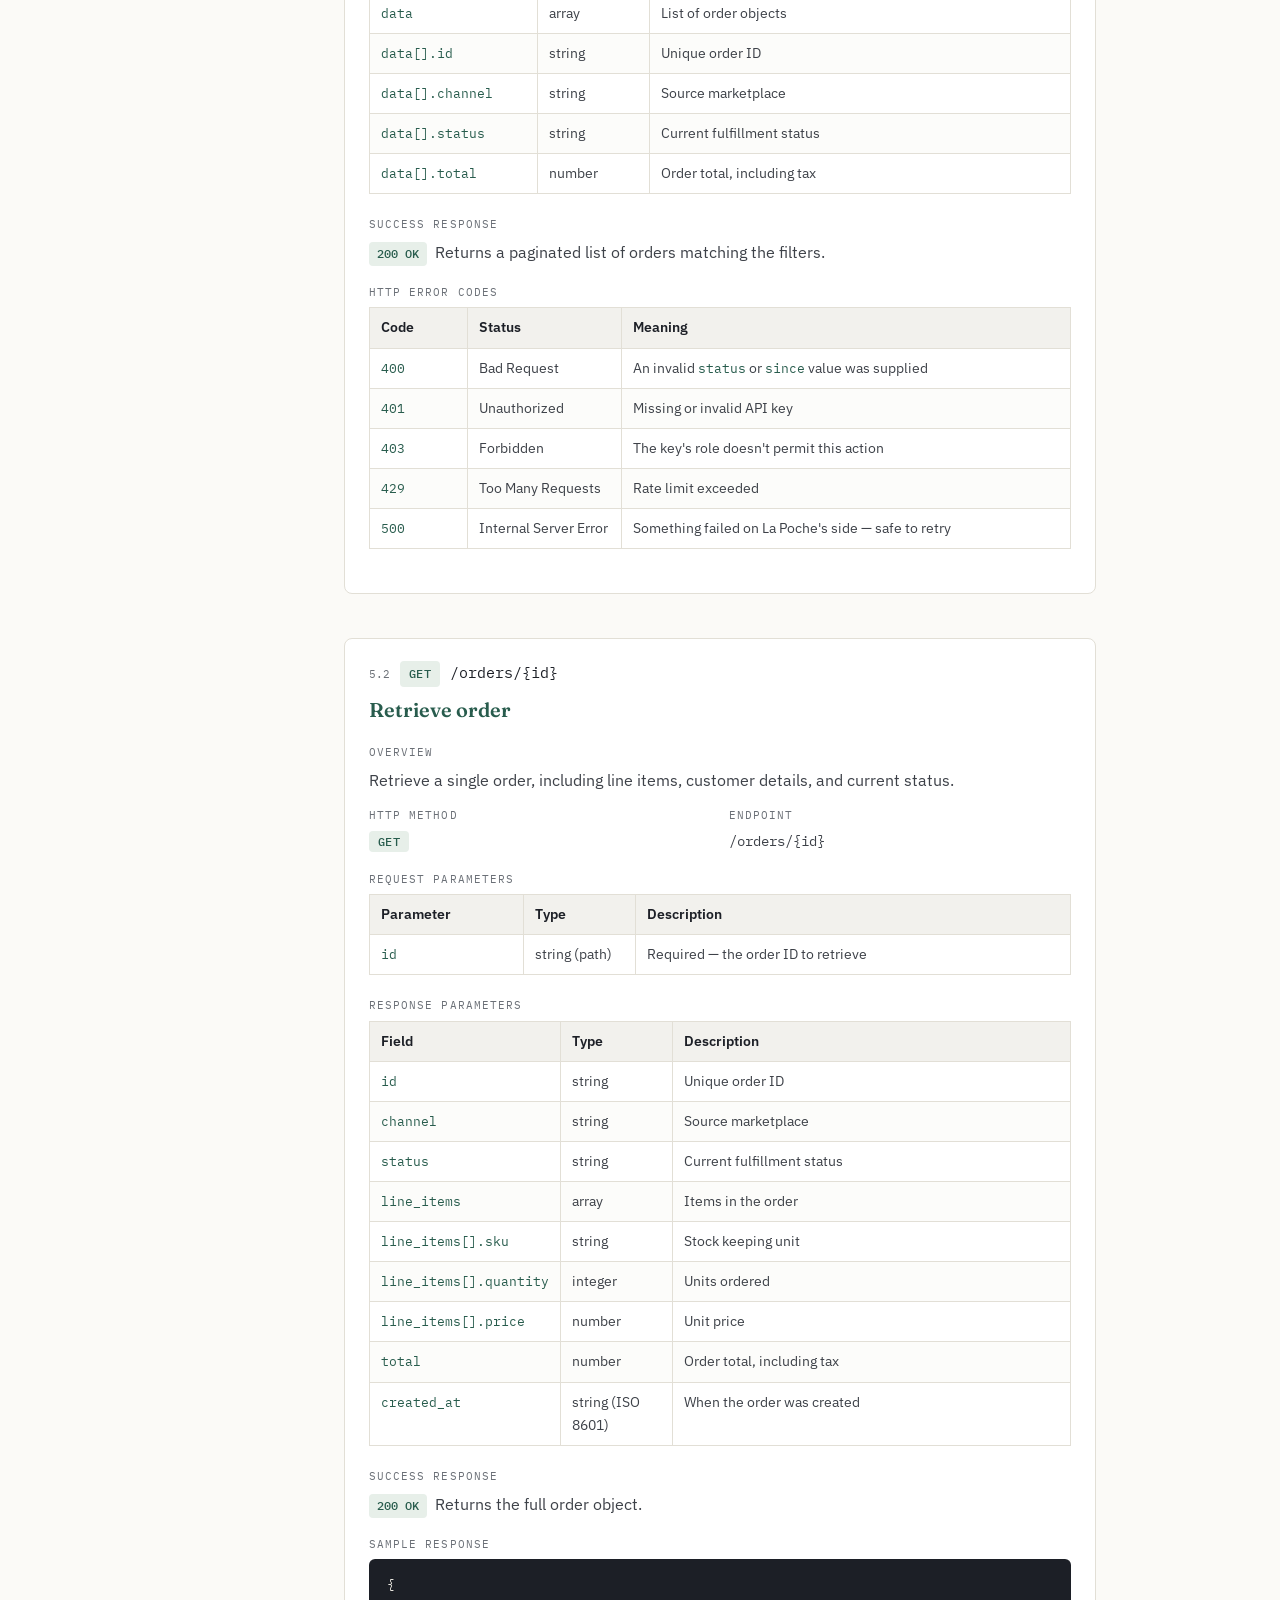
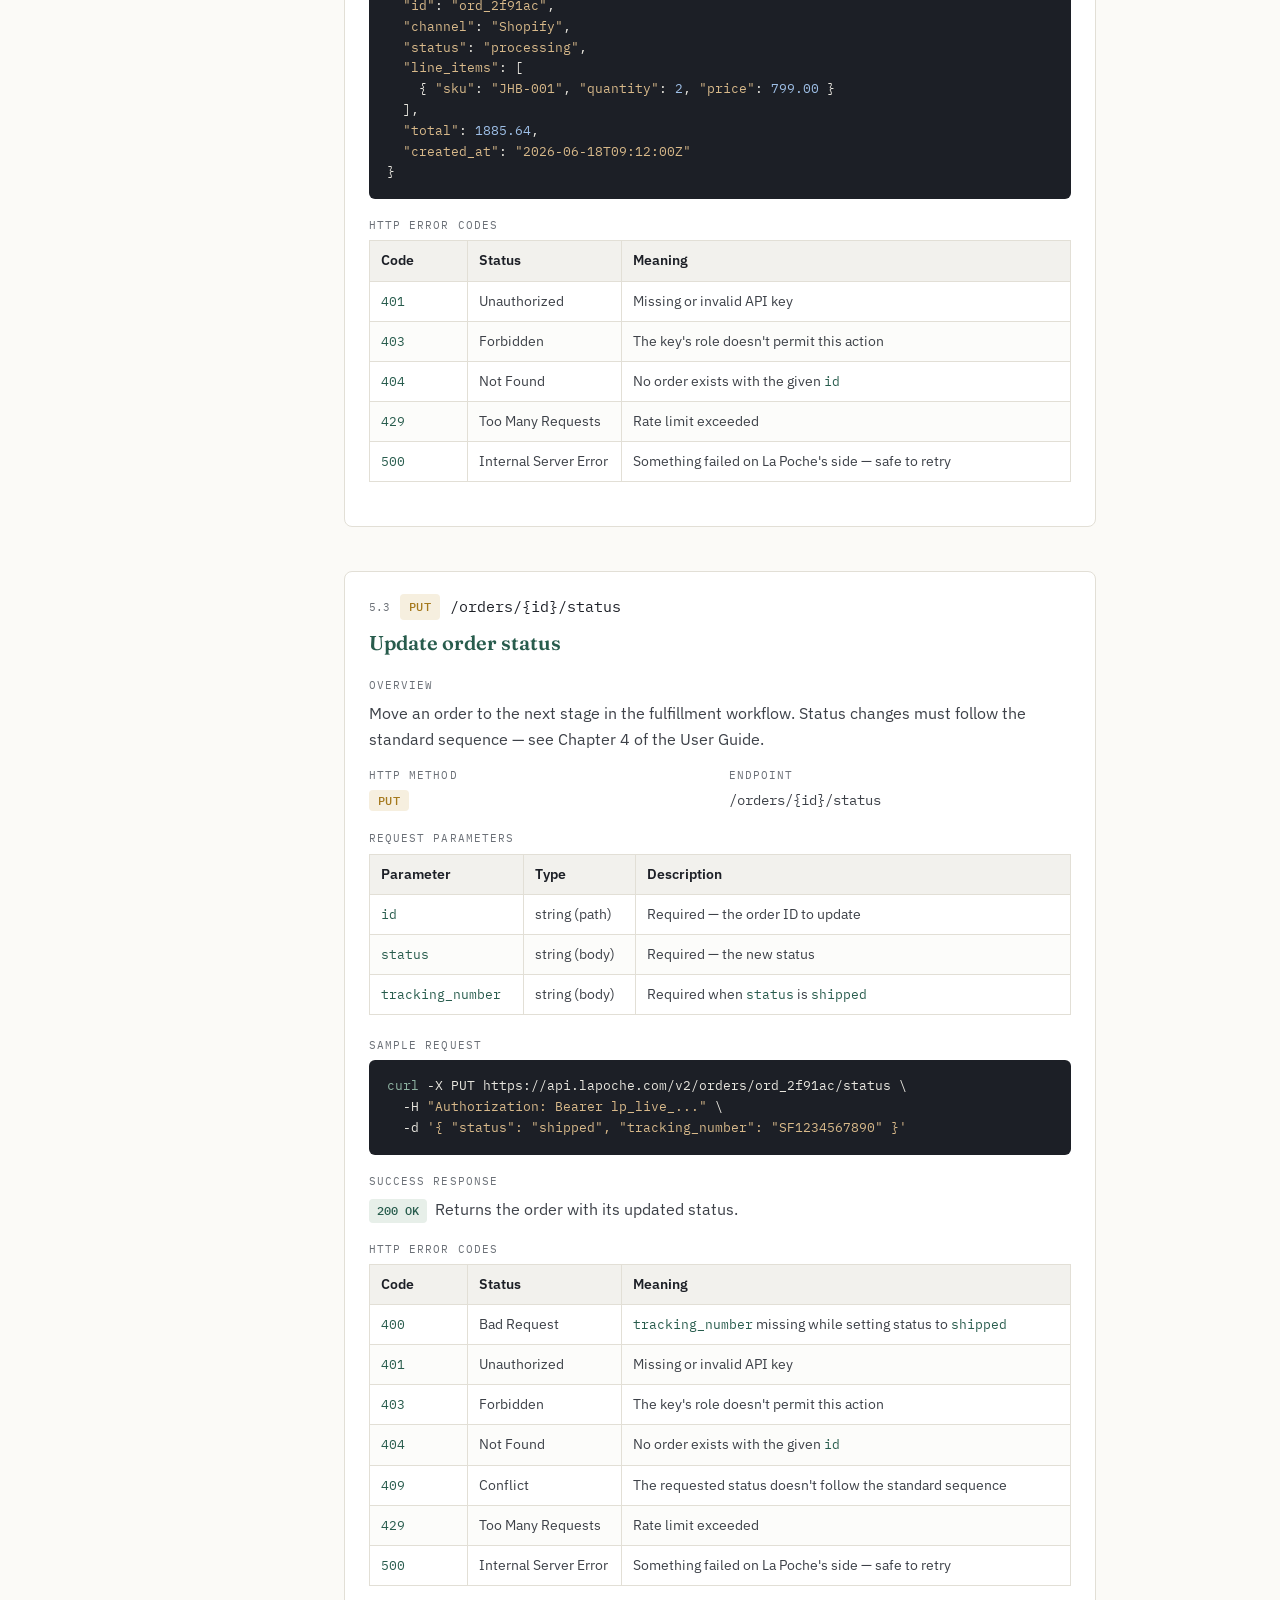
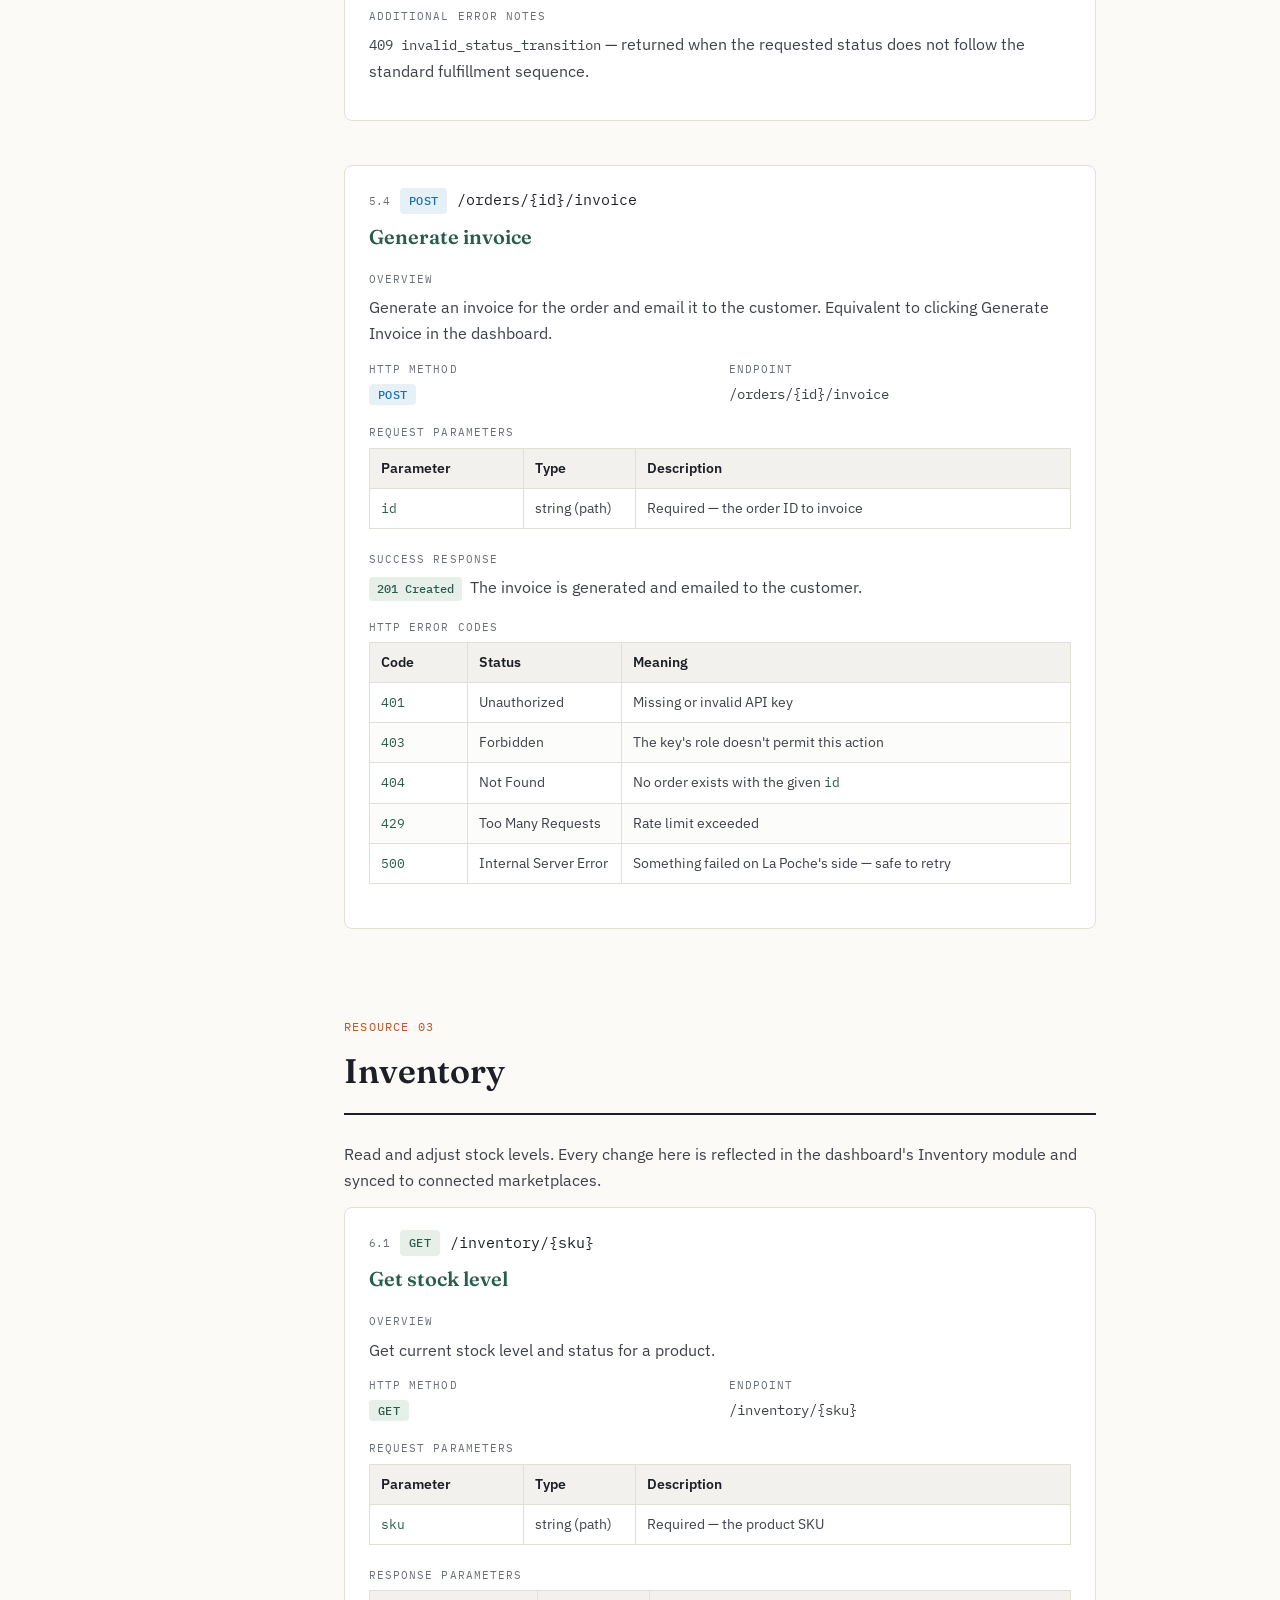
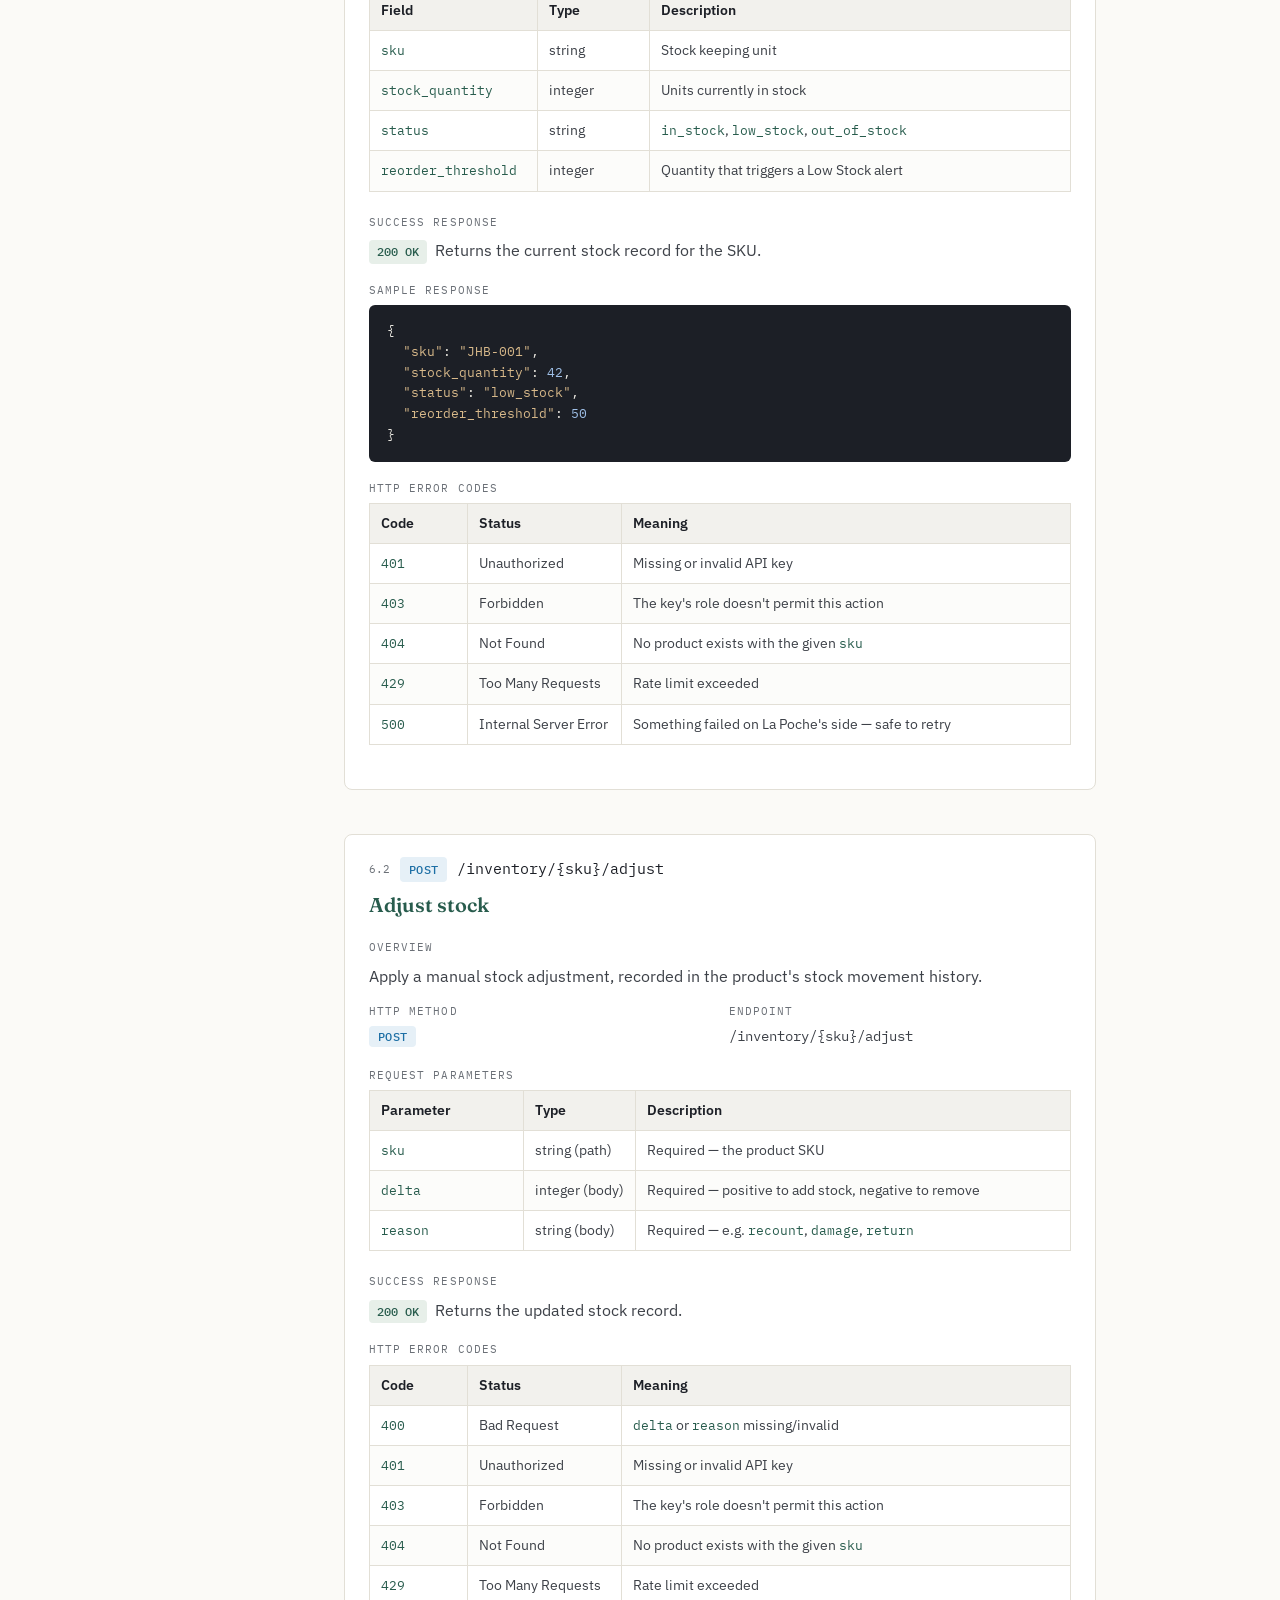
<file: portfolio/work samples/apidocumentation.html>
<!DOCTYPE html>
<html lang="en">
<head>
<meta charset="UTF-8">
<meta name="viewport" content="width=device-width, initial-scale=1.0">
<title>La Poche — API Documentation</title>
<link rel="preconnect" href="https://fonts.googleapis.com">
<link rel="preconnect" href="https://fonts.gstatic.com" crossorigin>
<link href="https://fonts.googleapis.com/css2?family=Fraunces:opsz,wght@9..144,400;9..144,500;9..144,600&family=IBM+Plex+Sans:wght@400;500;600&family=IBM+Plex+Mono:wght@400;500&display=swap" rel="stylesheet">
<style>
  :root{
    --ink:#1C1F26; --teal:#285C4D; --teal-bg:#E7EFE9; --rust:#B5562B; --rust-bg:#F5E8E0;
    --muted:#6B7077; --paper:#FBFAF7; --paper-raised:#FFFFFF; --border:#E2DFD6; --border-strong:#CFCBBF;
    --code-bg:#1C1F26; --code-text:#E8E6DF;
    --get:#285C4D; --get-bg:#E7EFE9; --post:#1D6FA5; --post-bg:#E6F0F7;
    --put:#A5791D; --put-bg:#F6EFDF; --delete:#B5562B; --delete-bg:#F5E8E0;
    --gutter-w:280px;
  }
  *{box-sizing:border-box;}
  html{scroll-behavior:smooth;}
  body{margin:0;background:var(--paper);color:var(--ink);font-family:"IBM Plex Sans",Arial,sans-serif;font-size:16px;line-height:1.65;}
  a{color:var(--teal);}
  code{font-family:"IBM Plex Mono",monospace;font-size:.9em;}
  .shell{display:grid;grid-template-columns:var(--gutter-w) 1fr;min-height:100vh;}
  .sidebar{position:sticky;top:0;height:100vh;overflow-y:auto;background:var(--paper-raised);border-right:1px solid var(--border);padding:32px 0 40px;}
  .brand{padding:0 28px 18px;border-bottom:1px solid var(--border);margin-bottom:8px;}
  .brand .eyebrow{font-family:"IBM Plex Mono",monospace;font-size:11px;letter-spacing:.12em;color:var(--rust);font-weight:500;}
  .brand h1{font-family:"Fraunces",serif;font-size:30px;font-weight:600;margin:6px 0 4px;}
  .brand .sub{font-size:13px;color:var(--muted);}
  .brand .meta{margin-top:10px;font-family:"IBM Plex Mono",monospace;font-size:11px;color:var(--muted);}
  nav.toc{padding:14px 14px 0;}
  nav.toc .group-label{font-family:"IBM Plex Mono",monospace;font-size:10.5px;letter-spacing:.1em;color:var(--muted);padding:14px 14px 6px;}
  nav.toc a{display:flex;gap:10px;align-items:baseline;text-decoration:none;color:var(--ink);padding:7px 14px;border-radius:4px;font-size:14px;border-left:2px solid transparent;}
  nav.toc a:hover{background:var(--teal-bg);}
  nav.toc a.active{background:var(--teal-bg);border-left:2px solid var(--teal);color:var(--teal);font-weight:500;}
  nav.toc .num{font-family:"IBM Plex Mono",monospace;font-size:11px;color:var(--muted);min-width:18px;}
  nav.toc a.active .num{color:var(--teal);}
  .sidebar-footer{padding:20px 28px 0;margin-top:18px;border-top:1px solid var(--border);font-family:"IBM Plex Mono",monospace;font-size:11px;color:var(--muted);}
  main{padding:64px 64px 120px;max-width:880px;}
  .cover{padding-bottom:48px;margin-bottom:56px;border-bottom:1px solid var(--border);}
  .cover .tag{font-family:"IBM Plex Mono",monospace;font-size:12px;letter-spacing:.14em;color:var(--rust);font-weight:500;}
  .cover h1{font-family:"Fraunces",serif;font-size:50px;font-weight:600;margin:10px 0 8px;line-height:1.05;}
  .cover .lede{font-size:18px;color:#3D4148;margin:0 0 18px;max-width:620px;}
  .cover .howto{margin-top:24px;font-style:italic;color:var(--muted);font-size:14px;max-width:640px;border-top:1px solid var(--border);padding-top:18px;}
  section.chapter{padding-top:24px;margin-bottom:64px;scroll-margin-top:32px;}
  section.chapter .chapter-eyebrow{font-family:"IBM Plex Mono",monospace;font-size:12px;color:var(--rust);letter-spacing:.1em;margin-bottom:6px;}
  section.chapter h1{font-family:"Fraunces",serif;font-size:34px;font-weight:600;margin:0 0 26px;padding-bottom:14px;border-bottom:2px solid var(--ink);}
  section.chapter h2{font-size:21px;font-weight:600;margin:36px 0 14px;}
  section.chapter h3{font-size:16px;font-weight:600;color:var(--teal);margin:24px 0 10px;}
  section.chapter p{margin:0 0 14px;color:#3D4148;}
  ul.bullets{margin:0 0 16px;padding-left:0;list-style:none;}
  ul.bullets li{position:relative;padding-left:20px;margin-bottom:8px;color:#3D4148;}
  ul.bullets li::before{content:"";position:absolute;left:4px;top:10px;width:5px;height:5px;border-radius:50%;background:var(--teal);}
  table{width:100%;border-collapse:collapse;margin:0 0 22px;font-size:14px;}
  thead th{text-align:left;background:#F2F1ED;font-weight:600;padding:8px 11px;border:1px solid var(--border);}
  tbody td{padding:8px 11px;border:1px solid var(--border);color:#3D4148;vertical-align:top;}
  tbody tr:nth-child(even){background:#FCFCFA;}
  td code{color:var(--teal);}

  /* Endpoint card */
  .endpoint{margin:0 0 44px;padding:22px 24px;background:var(--paper-raised);border:1px solid var(--border);border-radius:8px;}
  .endpoint-head{display:flex;align-items:center;gap:10px;margin-bottom:4px;flex-wrap:wrap;}
  .endpoint-num{font-family:"IBM Plex Mono",monospace;font-size:11px;color:var(--muted);}
  .method{font-family:"IBM Plex Mono",monospace;font-size:12px;font-weight:500;padding:3px 9px;border-radius:4px;letter-spacing:.03em;}
  .method.get{color:var(--get);background:var(--get-bg);}
  .method.post{color:var(--post);background:var(--post-bg);}
  .method.put{color:var(--put);background:var(--put-bg);}
  .method.delete{color:var(--delete);background:var(--delete-bg);}
  .path{font-family:"IBM Plex Mono",monospace;font-size:15px;color:var(--ink);}
  .endpoint h3.title{font-family:"Fraunces",serif;font-size:20px;font-weight:600;margin:6px 0 14px;}

  .field-row{display:flex;gap:18px;margin:0 0 16px;flex-wrap:wrap;}
  .field{flex:1 1 200px;}
  .field .k{font-family:"IBM Plex Mono",monospace;font-size:10.5px;letter-spacing:.1em;color:var(--muted);text-transform:uppercase;margin-bottom:4px;}
  .field .v{font-size:14.5px;color:#3D4148;}
  .field .v code{font-size:14px;}

  .blocklabel{font-family:"IBM Plex Mono",monospace;font-size:10.5px;letter-spacing:.1em;color:var(--muted);margin:18px 0 6px;text-transform:uppercase;}
  .blocklabel:first-of-type{margin-top:6px;}

  pre{background:var(--code-bg);color:var(--code-text);border-radius:6px;padding:16px 18px;overflow-x:auto;font-family:"IBM Plex Mono",monospace;font-size:13px;line-height:1.6;margin:0 0 14px;}
  .kw{color:#8FB3A3;} .str{color:#D8B98A;} .num{color:#9FC0E8;}

  .status-pill{display:inline-block;font-family:"IBM Plex Mono",monospace;font-size:12px;font-weight:500;padding:2px 8px;border-radius:4px;margin-right:8px;}
  .status-pill.ok{color:var(--get);background:var(--get-bg);}
  .status-pill.err{color:var(--rust);background:var(--rust-bg);}

  .callout{border-left:3px solid var(--teal);background:var(--teal-bg);padding:14px 18px;border-radius:0 6px 6px 0;margin:8px 0 28px;}
  .callout.warn{border-left-color:var(--rust);background:var(--rust-bg);}
  .callout .label{font-family:"IBM Plex Mono",monospace;font-size:11px;font-weight:500;letter-spacing:.08em;color:var(--teal);margin-bottom:5px;}
  .callout.warn .label{color:var(--rust);}
  .callout p{margin:0;font-size:14.5px;color:#3D4148;}

  footer.guide-footer{border-top:1px solid var(--border);margin-top:60px;padding-top:24px;font-family:"IBM Plex Mono",monospace;font-size:12px;color:var(--muted);display:flex;justify-content:space-between;}

  @media (max-width: 880px) {

      nav.toc {
        display: flex;
        overflow-x: auto;
        gap: 8px;
        padding: 12px;
      }

      nav.toc a {
        white-space: nowrap;
        min-width: max-content;
      }

      .shell {
        display: block;
      }

      .sidebar {
        position: relative;
        width: 100%;
        height: auto;
        border-right: none;
        border-bottom: 1px solid var(--border);
      }

      main {
        width: 100%;
        max-width: 100%;
        padding: 20px;
        margin: 0;
      }

      .cover h1 {
        font-size: 38px;
      }

      section.chapter h1 {
        font-size: 28px;
      }

      table {
        display: block;
        overflow-x: auto;
        white-space: nowrap;
      }

      footer.guide-footer {
        flex-direction: column;
        gap: 8px;
      }
    }
</style>
</head>
<body>
<div class="shell">

  <aside class="sidebar">
    <div class="brand">
      <div class="eyebrow">API DOCUMENTATION</div>
      <h1>La Poche</h1>
      <div class="sub">Ecommerce Management Platform</div>
      <div class="meta">API v2.0 &nbsp;·&nbsp; June 2026</div>
    </div>

    <nav class="toc" id="toc">
      <a href="#ov"><span class="num">··</span><span>Overview</span></a>
      <a href="#auth"><span class="num">··</span><span>Authentication</span></a>
      <a href="#errors"><span class="num">··</span><span>Errors &amp; rate limits</span></a>
      <div class="group-label">RESOURCES</div>
      <a href="#products"><span class="num">01</span><span>Products</span></a>
      <a href="#orders"><span class="num">02</span><span>Orders</span></a>
      <a href="#inventory"><span class="num">03</span><span>Inventory</span></a>
      <a href="#marketplaces"><span class="num">04</span><span>Marketplaces</span></a>
      <a href="#finance"><span class="num">05</span><span>Finance &amp; invoices</span></a>
      <a href="#reports"><span class="num">06</span><span>Reports</span></a>
      <a href="#users"><span class="num">07</span><span>Users</span></a>
      <a href="#webhooks"><span class="num">08</span><span>Webhooks</span></a>
    </nav>
    <div class="sidebar-footer">
      La Poche — API Documentation<br>support@lapoche.com
    </div>
  </aside>

  <main>

    <div class="cover">
      <div class="tag">API DOCUMENTATION</div>
      <h1>La Poche API</h1>
      <p class="lede">A REST API for managing products, orders, inventory, marketplaces, finance, and users on the La Poche platform.</p>
      <p class="howto">Every endpoint below lists: Title, Overview, HTTP Method, Endpoint, Request Parameters, a Sample Request, Response Parameters, the Success Response (200/201/202) with a sample, the standard HTTP Error codes (400/401/403/404/429/500), and any Additional Error notes specific to that endpoint. All requests and responses use JSON.</p>
    </div>

    <section class="chapter" id="ov">
      <div class="chapter-eyebrow">OVERVIEW</div>
      <h1>Overview</h1>
      <p>The La Poche API gives programmatic access to everything available in the La Poche dashboard: product catalog, orders, inventory, marketplace connections, invoices and settlements, reports, and user accounts. It's the same API the dashboard itself is built on.</p>
      <h2>Base URL</h2>
      <pre><span class="kw">https://api.lapoche.com/v2</span></pre>
      <h2>Request format</h2>
      <p>All requests and responses use <code>application/json</code>. Send a <code>Content-Type: application/json</code> header on any request with a body.</p>
      <h2>Versioning</h2>
      <p>The current version is <code>v2</code>, included in the base URL. Breaking changes are released under a new version; La Poche supports the previous major version for at least 12 months after a new one ships.</p>
    </section>

    <section class="chapter" id="auth">
      <div class="chapter-eyebrow">AUTHENTICATION</div>
      <h1>Authentication</h1>
      <p>The API authenticates with a bearer token tied to a user account and its role. Generate a key under <strong>Settings → API Keys</strong> in the dashboard — this requires Administrator access.</p>
      <h2>Request header</h2>
      <pre><span class="kw">Authorization:</span> Bearer <span class="str">lp_live_4f8a2e9c1b3d6f7a8e2c5b9d1f4a7c3e</span></pre>
      <p>Keys inherit the permissions of the role they were generated under — a key created by a Warehouse Executive can only call inventory endpoints, even if the request is otherwise valid.</p>
      <div class="callout warn">
        <div class="label">WARNING</div>
        <p>Treat API keys as credentials. Don't commit them to source control or expose them in client-side code. Rotate a key immediately if you suspect it's been exposed.</p>
      </div>
    </section>

    <section class="chapter" id="errors">
      <div class="chapter-eyebrow">ERRORS &amp; RATE LIMITS</div>
      <h1>Errors &amp; rate limits</h1>
      <h2>HTTP status codes</h2>
      <table>
        <thead><tr><th style="width:14%">Code</th><th style="width:22%">Status</th><th>Meaning</th></tr></thead>
        <tbody>
          <tr><td><code>200</code></td><td>OK</td><td>Request succeeded</td></tr>
          <tr><td><code>201</code></td><td>Created</td><td>Resource was created</td></tr>
          <tr><td><code>202</code></td><td>Accepted</td><td>Request accepted; processing happens asynchronously</td></tr>
          <tr><td><code>400</code></td><td>Bad Request</td><td>Malformed request — check required fields</td></tr>
          <tr><td><code>401</code></td><td>Unauthorized</td><td>Missing or invalid API key</td></tr>
          <tr><td><code>403</code></td><td>Forbidden</td><td>The key's role doesn't permit this action</td></tr>
          <tr><td><code>404</code></td><td>Not Found</td><td>Resource doesn't exist</td></tr>
          <tr><td><code>409</code></td><td>Conflict</td><td>For example, a duplicate SKU or email</td></tr>
          <tr><td><code>429</code></td><td>Too Many Requests</td><td>Rate limit exceeded</td></tr>
          <tr><td><code>500</code></td><td>Internal Server Error</td><td>Something failed on La Poche's side — safe to retry</td></tr>
        </tbody>
      </table>
      <h2>Error response shape</h2>
      <pre>{
  <span class="str">"error"</span>: {
    <span class="str">"code"</span>: <span class="str">"sku_conflict"</span>,
    <span class="str">"message"</span>: <span class="str">"A product with SKU 'JHB-001' already exists."</span>,
    <span class="str">"field"</span>: <span class="str">"sku"</span>
  }
}</pre>
      <h2>Rate limits</h2>
      <p>Standard keys are limited to <strong>120 requests per minute</strong>. The current limit and remaining quota are returned on every response:</p>
      <pre><span class="kw">X-RateLimit-Limit:</span> 120
<span class="kw">X-RateLimit-Remaining:</span> 97
<span class="kw">X-RateLimit-Reset:</span> 1750425600</pre>
      <p>Exceeding the limit returns <code>429</code>. Back off and retry after the time given in <code>X-RateLimit-Reset</code>.</p>
    </section>

    <!-- ============== PRODUCTS ============== -->
    <section class="chapter" id="products">
      <div class="chapter-eyebrow">RESOURCE 01</div>
      <h1>Products</h1>
      <p>Create, update, and list products in the catalog. Changes made here queue a sync to every connected marketplace, the same as editing a product in the dashboard.</p>

      <div class="endpoint">
        <div class="endpoint-head"><span class="endpoint-num">4.1</span><span class="method get">GET</span><span class="path">/products</span></div>
        <h3 class="title">List products</h3>

        <div class="blocklabel">Overview</div>
        <p>List products in the catalog, paginated.</p>

        <div class="field-row">
          <div class="field"><div class="k">HTTP Method</div><div class="v"><span class="method get">GET</span></div></div>
          <div class="field"><div class="k">Endpoint</div><div class="v"><code>/products</code></div></div>
        </div>

        <div class="blocklabel">Request parameters (query string)</div>
        <table>
          <thead><tr><th style="width:22%">Parameter</th><th style="width:16%">Type</th><th>Description</th></tr></thead>
          <tbody>
            <tr><td><code>status</code></td><td>string</td><td>Filter by <code>active</code> or <code>inactive</code></td></tr>
            <tr><td><code>category</code></td><td>string</td><td>Filter by product category</td></tr>
            <tr><td><code>page</code></td><td>integer</td><td>Page number, default <code>1</code></td></tr>
            <tr><td><code>limit</code></td><td>integer</td><td>Results per page, default <code>25</code>, max <code>100</code></td></tr>
          </tbody>
        </table>

        <div class="blocklabel">Sample request</div>
        <pre><span class="kw">curl</span> https://api.lapoche.com/v2/products?status=active \
  -H <span class="str">"Authorization: Bearer lp_live_..."</span></pre>

        <div class="blocklabel">Response parameters</div>
        <table>
          <thead><tr><th style="width:24%">Field</th><th style="width:16%">Type</th><th>Description</th></tr></thead>
          <tbody>
            <tr><td><code>data</code></td><td>array</td><td>List of product objects</td></tr>
            <tr><td><code>data[].id</code></td><td>string</td><td>Unique product ID</td></tr>
            <tr><td><code>data[].name</code></td><td>string</td><td>Product name</td></tr>
            <tr><td><code>data[].sku</code></td><td>string</td><td>Stock keeping unit</td></tr>
            <tr><td><code>data[].price</code></td><td>number</td><td>Unit price</td></tr>
            <tr><td><code>data[].stock_quantity</code></td><td>integer</td><td>Units in stock</td></tr>
            <tr><td><code>data[].status</code></td><td>string</td><td><code>active</code> or <code>inactive</code></td></tr>
            <tr><td><code>page</code></td><td>integer</td><td>Current page number</td></tr>
            <tr><td><code>total_pages</code></td><td>integer</td><td>Total number of pages</td></tr>
          </tbody>
        </table>

        <div class="blocklabel">Success response</div>
        <p><span class="status-pill ok">200 OK</span>Returns a paginated list of products.</p>
        <div class="blocklabel">Sample response</div>
        <pre>{
  <span class="str">"data"</span>: [
    {
      <span class="str">"id"</span>: <span class="str">"prod_8f2c1a"</span>,
      <span class="str">"name"</span>: <span class="str">"Premium Jute Tote Bag"</span>,
      <span class="str">"sku"</span>: <span class="str">"JHB-001"</span>,
      <span class="str">"category"</span>: <span class="str">"Bags"</span>,
      <span class="str">"price"</span>: <span class="num">799.00</span>,
      <span class="str">"stock_quantity"</span>: <span class="num">250</span>,
      <span class="str">"status"</span>: <span class="str">"active"</span>
    }
  ],
  <span class="str">"page"</span>: <span class="num">1</span>,
  <span class="str">"total_pages"</span>: <span class="num">6</span>
}</pre>

        <div class="blocklabel">HTTP error codes</div>
        <table>
          <thead><tr><th style="width:14%">Code</th><th style="width:22%">Status</th><th>Meaning</th></tr></thead>
          <tbody>
            <tr><td><code>400</code></td><td>Bad Request</td><td>An invalid filter value was supplied (e.g. <code>status</code> not <code>active</code>/<code>inactive</code>)</td></tr>
            <tr><td><code>401</code></td><td>Unauthorized</td><td>Missing or invalid API key</td></tr>
            <tr><td><code>403</code></td><td>Forbidden</td><td>The key's role doesn't permit this action</td></tr>
            <tr><td><code>429</code></td><td>Too Many Requests</td><td>Rate limit exceeded</td></tr>
            <tr><td><code>500</code></td><td>Internal Server Error</td><td>Something failed on La Poche's side — safe to retry</td></tr>
          </tbody>
        </table>
      </div>

      <div class="endpoint">
        <div class="endpoint-head"><span class="endpoint-num">4.2</span><span class="method post">POST</span><span class="path">/products</span></div>
        <h3 class="title">Create product</h3>

        <div class="blocklabel">Overview</div>
        <p>Create a new product. Queues a sync to every connected marketplace.</p>

        <div class="field-row">
          <div class="field"><div class="k">HTTP Method</div><div class="v"><span class="method post">POST</span></div></div>
          <div class="field"><div class="k">Endpoint</div><div class="v"><code>/products</code></div></div>
        </div>

        <div class="blocklabel">Request parameters (body)</div>
        <table>
          <thead><tr><th style="width:22%">Field</th><th style="width:16%">Type</th><th>Description</th></tr></thead>
          <tbody>
            <tr><td><code>name</code></td><td>string</td><td>Required</td></tr>
            <tr><td><code>sku</code></td><td>string</td><td>Required, must be unique</td></tr>
            <tr><td><code>category</code></td><td>string</td><td>Required</td></tr>
            <tr><td><code>price</code></td><td>number</td><td>Required</td></tr>
            <tr><td><code>stock_quantity</code></td><td>integer</td><td>Required</td></tr>
            <tr><td><code>color</code> / <code>size</code></td><td>string</td><td>Optional variant fields</td></tr>
            <tr><td><code>status</code></td><td>string</td><td><code>active</code> or <code>inactive</code>, default <code>inactive</code></td></tr>
          </tbody>
        </table>

        <div class="blocklabel">Sample request</div>
        <pre><span class="kw">curl</span> -X POST https://api.lapoche.com/v2/products \
  -H <span class="str">"Authorization: Bearer lp_live_..."</span> \
  -H <span class="str">"Content-Type: application/json"</span> \
  -d <span class="str">'{
    "name": "Premium Jute Tote Bag",
    "sku": "JHB-001",
    "category": "Bags",
    "price": 799.00,
    "stock_quantity": 250,
    "status": "active"
  }'</span></pre>

        <div class="blocklabel">Response parameters</div>
        <table>
          <thead><tr><th style="width:24%">Field</th><th style="width:16%">Type</th><th>Description</th></tr></thead>
          <tbody>
            <tr><td><code>id</code></td><td>string</td><td>Unique ID assigned to the new product</td></tr>
            <tr><td><code>name</code></td><td>string</td><td>Product name</td></tr>
            <tr><td><code>sku</code></td><td>string</td><td>Stock keeping unit</td></tr>
            <tr><td><code>status</code></td><td>string</td><td><code>active</code> or <code>inactive</code></td></tr>
          </tbody>
        </table>

        <div class="blocklabel">Success response</div>
        <p><span class="status-pill ok">201 Created</span>The product is created and a sync to connected marketplaces is queued.</p>
        <div class="blocklabel">Sample response</div>
        <pre>{
  <span class="str">"id"</span>: <span class="str">"prod_8f2c1a"</span>,
  <span class="str">"name"</span>: <span class="str">"Premium Jute Tote Bag"</span>,
  <span class="str">"sku"</span>: <span class="str">"JHB-001"</span>,
  <span class="str">"status"</span>: <span class="str">"active"</span>
}</pre>

        <div class="blocklabel">HTTP error codes</div>
        <table>
          <thead><tr><th style="width:14%">Code</th><th style="width:22%">Status</th><th>Meaning</th></tr></thead>
          <tbody>
            <tr><td><code>400</code></td><td>Bad Request</td><td>A required field is missing or invalid</td></tr>
            <tr><td><code>401</code></td><td>Unauthorized</td><td>Missing or invalid API key</td></tr>
            <tr><td><code>403</code></td><td>Forbidden</td><td>The key's role doesn't permit this action</td></tr>
            <tr><td><code>409</code></td><td>Conflict</td><td>The <code>sku</code> already exists on another product</td></tr>
            <tr><td><code>429</code></td><td>Too Many Requests</td><td>Rate limit exceeded</td></tr>
            <tr><td><code>500</code></td><td>Internal Server Error</td><td>Something failed on La Poche's side — safe to retry</td></tr>
          </tbody>
        </table>

        <div class="blocklabel">Additional error notes</div>
        <p><code>409 sku_conflict</code> — returned when the <code>sku</code> field already exists on another product.</p>
        <pre>{
  <span class="str">"error"</span>: {
    <span class="str">"code"</span>: <span class="str">"sku_conflict"</span>,
    <span class="str">"message"</span>: <span class="str">"A product with SKU 'JHB-001' already exists."</span>,
    <span class="str">"field"</span>: <span class="str">"sku"</span>
  }
}</pre>
      </div>

      <div class="endpoint">
        <div class="endpoint-head"><span class="endpoint-num">4.3</span><span class="method put">PUT</span><span class="path">/products/{id}</span></div>
        <h3 class="title">Update product</h3>
        <div class="blocklabel">Overview</div>
        <p>Update an existing product. Only the fields included in the request body are changed.</p>
        <div class="field-row">
          <div class="field"><div class="k">HTTP Method</div><div class="v"><span class="method put">PUT</span></div></div>
          <div class="field"><div class="k">Endpoint</div><div class="v"><code>/products/{id}</code></div></div>
        </div>
        <div class="blocklabel">Request parameters</div>
        <table>
          <thead><tr><th style="width:22%">Parameter</th><th style="width:16%">Type</th><th>Description</th></tr></thead>
          <tbody><tr><td><code>id</code></td><td>string (path)</td><td>Required — the product ID to update</td></tr></tbody>
        </table>
        <div class="blocklabel">Success response</div>
        <p><span class="status-pill ok">200 OK</span>Returns the updated product object.</p>
        <div class="blocklabel">HTTP error codes</div>
        <table>
          <thead><tr><th style="width:14%">Code</th><th style="width:22%">Status</th><th>Meaning</th></tr></thead>
          <tbody>
            <tr><td><code>400</code></td><td>Bad Request</td><td>A field in the body is invalid</td></tr>
            <tr><td><code>401</code></td><td>Unauthorized</td><td>Missing or invalid API key</td></tr>
            <tr><td><code>403</code></td><td>Forbidden</td><td>The key's role doesn't permit this action</td></tr>
            <tr><td><code>404</code></td><td>Not Found</td><td>No product exists with the given <code>id</code></td></tr>
            <tr><td><code>429</code></td><td>Too Many Requests</td><td>Rate limit exceeded</td></tr>
            <tr><td><code>500</code></td><td>Internal Server Error</td><td>Something failed on La Poche's side — safe to retry</td></tr>
          </tbody>
        </table>
      </div>

      <div class="endpoint">
        <div class="endpoint-head"><span class="endpoint-num">4.4</span><span class="method delete">DELETE</span><span class="path">/products/{id}</span></div>
        <h3 class="title">Deactivate product</h3>
        <div class="blocklabel">Overview</div>
        <p>Deactivate a product and remove it from sale on every connected channel. This doesn't delete sales history.</p>
        <div class="field-row">
          <div class="field"><div class="k">HTTP Method</div><div class="v"><span class="method delete">DELETE</span></div></div>
          <div class="field"><div class="k">Endpoint</div><div class="v"><code>/products/{id}</code></div></div>
        </div>
        <div class="blocklabel">Request parameters</div>
        <table>
          <thead><tr><th style="width:22%">Parameter</th><th style="width:16%">Type</th><th>Description</th></tr></thead>
          <tbody><tr><td><code>id</code></td><td>string (path)</td><td>Required — the product ID to deactivate</td></tr></tbody>
        </table>
        <div class="blocklabel">Success response</div>
        <p><span class="status-pill ok">200 OK</span>The product is marked inactive and removed from sale on connected channels.</p>
        <div class="blocklabel">HTTP error codes</div>
        <table>
          <thead><tr><th style="width:14%">Code</th><th style="width:22%">Status</th><th>Meaning</th></tr></thead>
          <tbody>
            <tr><td><code>401</code></td><td>Unauthorized</td><td>Missing or invalid API key</td></tr>
            <tr><td><code>403</code></td><td>Forbidden</td><td>The key's role doesn't permit this action</td></tr>
            <tr><td><code>404</code></td><td>Not Found</td><td>No product exists with the given <code>id</code></td></tr>
            <tr><td><code>429</code></td><td>Too Many Requests</td><td>Rate limit exceeded</td></tr>
            <tr><td><code>500</code></td><td>Internal Server Error</td><td>Something failed on La Poche's side — safe to retry</td></tr>
          </tbody>
        </table>
      </div>
    </section>

    <!-- ============== ORDERS ============== -->
    <section class="chapter" id="orders">
      <div class="chapter-eyebrow">RESOURCE 02</div>
      <h1>Orders</h1>
      <p>Orders import automatically from connected marketplaces. Use this resource to read order data and move orders through the fulfillment workflow.</p>

      <div class="endpoint">
        <div class="endpoint-head"><span class="endpoint-num">5.1</span><span class="method get">GET</span><span class="path">/orders</span></div>
        <h3 class="title">List orders</h3>
        <div class="blocklabel">Overview</div>
        <p>List orders, filterable by status and channel.</p>
        <div class="field-row">
          <div class="field"><div class="k">HTTP Method</div><div class="v"><span class="method get">GET</span></div></div>
          <div class="field"><div class="k">Endpoint</div><div class="v"><code>/orders</code></div></div>
        </div>
        <div class="blocklabel">Request parameters (query string)</div>
        <table>
          <thead><tr><th style="width:22%">Parameter</th><th style="width:16%">Type</th><th>Description</th></tr></thead>
          <tbody>
            <tr><td><code>status</code></td><td>string</td><td><code>new</code>, <code>payment_confirmed</code>, <code>processing</code>, <code>packed</code>, <code>shipped</code>, <code>delivered</code></td></tr>
            <tr><td><code>channel</code></td><td>string</td><td>Filter by source marketplace</td></tr>
            <tr><td><code>since</code></td><td>string (ISO 8601)</td><td>Only orders created after this timestamp</td></tr>
          </tbody>
        </table>
        <div class="blocklabel">Response parameters</div>
        <table>
          <thead><tr><th style="width:24%">Field</th><th style="width:16%">Type</th><th>Description</th></tr></thead>
          <tbody>
            <tr><td><code>data</code></td><td>array</td><td>List of order objects</td></tr>
            <tr><td><code>data[].id</code></td><td>string</td><td>Unique order ID</td></tr>
            <tr><td><code>data[].channel</code></td><td>string</td><td>Source marketplace</td></tr>
            <tr><td><code>data[].status</code></td><td>string</td><td>Current fulfillment status</td></tr>
            <tr><td><code>data[].total</code></td><td>number</td><td>Order total, including tax</td></tr>
          </tbody>
        </table>
        <div class="blocklabel">Success response</div>
        <p><span class="status-pill ok">200 OK</span>Returns a paginated list of orders matching the filters.</p>
        <div class="blocklabel">HTTP error codes</div>
        <table>
          <thead><tr><th style="width:14%">Code</th><th style="width:22%">Status</th><th>Meaning</th></tr></thead>
          <tbody>
            <tr><td><code>400</code></td><td>Bad Request</td><td>An invalid <code>status</code> or <code>since</code> value was supplied</td></tr>
            <tr><td><code>401</code></td><td>Unauthorized</td><td>Missing or invalid API key</td></tr>
            <tr><td><code>403</code></td><td>Forbidden</td><td>The key's role doesn't permit this action</td></tr>
            <tr><td><code>429</code></td><td>Too Many Requests</td><td>Rate limit exceeded</td></tr>
            <tr><td><code>500</code></td><td>Internal Server Error</td><td>Something failed on La Poche's side — safe to retry</td></tr>
          </tbody>
        </table>
      </div>

      <div class="endpoint">
        <div class="endpoint-head"><span class="endpoint-num">5.2</span><span class="method get">GET</span><span class="path">/orders/{id}</span></div>
        <h3 class="title">Retrieve order</h3>
        <div class="blocklabel">Overview</div>
        <p>Retrieve a single order, including line items, customer details, and current status.</p>
        <div class="field-row">
          <div class="field"><div class="k">HTTP Method</div><div class="v"><span class="method get">GET</span></div></div>
          <div class="field"><div class="k">Endpoint</div><div class="v"><code>/orders/{id}</code></div></div>
        </div>
        <div class="blocklabel">Request parameters</div>
        <table>
          <thead><tr><th style="width:22%">Parameter</th><th style="width:16%">Type</th><th>Description</th></tr></thead>
          <tbody><tr><td><code>id</code></td><td>string (path)</td><td>Required — the order ID to retrieve</td></tr></tbody>
        </table>
        <div class="blocklabel">Response parameters</div>
        <table>
          <thead><tr><th style="width:24%">Field</th><th style="width:16%">Type</th><th>Description</th></tr></thead>
          <tbody>
            <tr><td><code>id</code></td><td>string</td><td>Unique order ID</td></tr>
            <tr><td><code>channel</code></td><td>string</td><td>Source marketplace</td></tr>
            <tr><td><code>status</code></td><td>string</td><td>Current fulfillment status</td></tr>
            <tr><td><code>line_items</code></td><td>array</td><td>Items in the order</td></tr>
            <tr><td><code>line_items[].sku</code></td><td>string</td><td>Stock keeping unit</td></tr>
            <tr><td><code>line_items[].quantity</code></td><td>integer</td><td>Units ordered</td></tr>
            <tr><td><code>line_items[].price</code></td><td>number</td><td>Unit price</td></tr>
            <tr><td><code>total</code></td><td>number</td><td>Order total, including tax</td></tr>
            <tr><td><code>created_at</code></td><td>string (ISO 8601)</td><td>When the order was created</td></tr>
          </tbody>
        </table>
        <div class="blocklabel">Success response</div>
        <p><span class="status-pill ok">200 OK</span>Returns the full order object.</p>
        <div class="blocklabel">Sample response</div>
        <pre>{
  <span class="str">"id"</span>: <span class="str">"ord_2f91ac"</span>,
  <span class="str">"channel"</span>: <span class="str">"Shopify"</span>,
  <span class="str">"status"</span>: <span class="str">"processing"</span>,
  <span class="str">"line_items"</span>: [
    { <span class="str">"sku"</span>: <span class="str">"JHB-001"</span>, <span class="str">"quantity"</span>: <span class="num">2</span>, <span class="str">"price"</span>: <span class="num">799.00</span> }
  ],
  <span class="str">"total"</span>: <span class="num">1885.64</span>,
  <span class="str">"created_at"</span>: <span class="str">"2026-06-18T09:12:00Z"</span>
}</pre>
        <div class="blocklabel">HTTP error codes</div>
        <table>
          <thead><tr><th style="width:14%">Code</th><th style="width:22%">Status</th><th>Meaning</th></tr></thead>
          <tbody>
            <tr><td><code>401</code></td><td>Unauthorized</td><td>Missing or invalid API key</td></tr>
            <tr><td><code>403</code></td><td>Forbidden</td><td>The key's role doesn't permit this action</td></tr>
            <tr><td><code>404</code></td><td>Not Found</td><td>No order exists with the given <code>id</code></td></tr>
            <tr><td><code>429</code></td><td>Too Many Requests</td><td>Rate limit exceeded</td></tr>
            <tr><td><code>500</code></td><td>Internal Server Error</td><td>Something failed on La Poche's side — safe to retry</td></tr>
          </tbody>
        </table>
      </div>

      <div class="endpoint">
        <div class="endpoint-head"><span class="endpoint-num">5.3</span><span class="method put">PUT</span><span class="path">/orders/{id}/status</span></div>
        <h3 class="title">Update order status</h3>
        <div class="blocklabel">Overview</div>
        <p>Move an order to the next stage in the fulfillment workflow. Status changes must follow the standard sequence — see Chapter 4 of the User Guide.</p>
        <div class="field-row">
          <div class="field"><div class="k">HTTP Method</div><div class="v"><span class="method put">PUT</span></div></div>
          <div class="field"><div class="k">Endpoint</div><div class="v"><code>/orders/{id}/status</code></div></div>
        </div>
        <div class="blocklabel">Request parameters</div>
        <table>
          <thead><tr><th style="width:22%">Parameter</th><th style="width:16%">Type</th><th>Description</th></tr></thead>
          <tbody>
            <tr><td><code>id</code></td><td>string (path)</td><td>Required — the order ID to update</td></tr>
            <tr><td><code>status</code></td><td>string (body)</td><td>Required — the new status</td></tr>
            <tr><td><code>tracking_number</code></td><td>string (body)</td><td>Required when <code>status</code> is <code>shipped</code></td></tr>
          </tbody>
        </table>
        <div class="blocklabel">Sample request</div>
        <pre><span class="kw">curl</span> -X PUT https://api.lapoche.com/v2/orders/ord_2f91ac/status \
  -H <span class="str">"Authorization: Bearer lp_live_..."</span> \
  -d <span class="str">'{ "status": "shipped", "tracking_number": "SF1234567890" }'</span></pre>
        <div class="blocklabel">Success response</div>
        <p><span class="status-pill ok">200 OK</span>Returns the order with its updated status.</p>
        <div class="blocklabel">HTTP error codes</div>
        <table>
          <thead><tr><th style="width:14%">Code</th><th style="width:22%">Status</th><th>Meaning</th></tr></thead>
          <tbody>
            <tr><td><code>400</code></td><td>Bad Request</td><td><code>tracking_number</code> missing while setting status to <code>shipped</code></td></tr>
            <tr><td><code>401</code></td><td>Unauthorized</td><td>Missing or invalid API key</td></tr>
            <tr><td><code>403</code></td><td>Forbidden</td><td>The key's role doesn't permit this action</td></tr>
            <tr><td><code>404</code></td><td>Not Found</td><td>No order exists with the given <code>id</code></td></tr>
            <tr><td><code>409</code></td><td>Conflict</td><td>The requested status doesn't follow the standard sequence</td></tr>
            <tr><td><code>429</code></td><td>Too Many Requests</td><td>Rate limit exceeded</td></tr>
            <tr><td><code>500</code></td><td>Internal Server Error</td><td>Something failed on La Poche's side — safe to retry</td></tr>
          </tbody>
        </table>
        <div class="blocklabel">Additional error notes</div>
        <p><code>409 invalid_status_transition</code> — returned when the requested status does not follow the standard fulfillment sequence.</p>
      </div>

      <div class="endpoint">
        <div class="endpoint-head"><span class="endpoint-num">5.4</span><span class="method post">POST</span><span class="path">/orders/{id}/invoice</span></div>
        <h3 class="title">Generate invoice</h3>
        <div class="blocklabel">Overview</div>
        <p>Generate an invoice for the order and email it to the customer. Equivalent to clicking Generate Invoice in the dashboard.</p>
        <div class="field-row">
          <div class="field"><div class="k">HTTP Method</div><div class="v"><span class="method post">POST</span></div></div>
          <div class="field"><div class="k">Endpoint</div><div class="v"><code>/orders/{id}/invoice</code></div></div>
        </div>
        <div class="blocklabel">Request parameters</div>
        <table>
          <thead><tr><th style="width:22%">Parameter</th><th style="width:16%">Type</th><th>Description</th></tr></thead>
          <tbody><tr><td><code>id</code></td><td>string (path)</td><td>Required — the order ID to invoice</td></tr></tbody>
        </table>
        <div class="blocklabel">Success response</div>
        <p><span class="status-pill ok">201 Created</span>The invoice is generated and emailed to the customer.</p>
        <div class="blocklabel">HTTP error codes</div>
        <table>
          <thead><tr><th style="width:14%">Code</th><th style="width:22%">Status</th><th>Meaning</th></tr></thead>
          <tbody>
            <tr><td><code>401</code></td><td>Unauthorized</td><td>Missing or invalid API key</td></tr>
            <tr><td><code>403</code></td><td>Forbidden</td><td>The key's role doesn't permit this action</td></tr>
            <tr><td><code>404</code></td><td>Not Found</td><td>No order exists with the given <code>id</code></td></tr>
            <tr><td><code>429</code></td><td>Too Many Requests</td><td>Rate limit exceeded</td></tr>
            <tr><td><code>500</code></td><td>Internal Server Error</td><td>Something failed on La Poche's side — safe to retry</td></tr>
          </tbody>
        </table>
      </div>
    </section>

    <!-- ============== INVENTORY ============== -->
    <section class="chapter" id="inventory">
      <div class="chapter-eyebrow">RESOURCE 03</div>
      <h1>Inventory</h1>
      <p>Read and adjust stock levels. Every change here is reflected in the dashboard's Inventory module and synced to connected marketplaces.</p>

      <div class="endpoint">
        <div class="endpoint-head"><span class="endpoint-num">6.1</span><span class="method get">GET</span><span class="path">/inventory/{sku}</span></div>
        <h3 class="title">Get stock level</h3>
        <div class="blocklabel">Overview</div>
        <p>Get current stock level and status for a product.</p>
        <div class="field-row">
          <div class="field"><div class="k">HTTP Method</div><div class="v"><span class="method get">GET</span></div></div>
          <div class="field"><div class="k">Endpoint</div><div class="v"><code>/inventory/{sku}</code></div></div>
        </div>
        <div class="blocklabel">Request parameters</div>
        <table>
          <thead><tr><th style="width:22%">Parameter</th><th style="width:16%">Type</th><th>Description</th></tr></thead>
          <tbody><tr><td><code>sku</code></td><td>string (path)</td><td>Required — the product SKU</td></tr></tbody>
        </table>
        <div class="blocklabel">Response parameters</div>
        <table>
          <thead><tr><th style="width:24%">Field</th><th style="width:16%">Type</th><th>Description</th></tr></thead>
          <tbody>
            <tr><td><code>sku</code></td><td>string</td><td>Stock keeping unit</td></tr>
            <tr><td><code>stock_quantity</code></td><td>integer</td><td>Units currently in stock</td></tr>
            <tr><td><code>status</code></td><td>string</td><td><code>in_stock</code>, <code>low_stock</code>, <code>out_of_stock</code></td></tr>
            <tr><td><code>reorder_threshold</code></td><td>integer</td><td>Quantity that triggers a Low Stock alert</td></tr>
          </tbody>
        </table>
        <div class="blocklabel">Success response</div>
        <p><span class="status-pill ok">200 OK</span>Returns the current stock record for the SKU.</p>
        <div class="blocklabel">Sample response</div>
        <pre>{
  <span class="str">"sku"</span>: <span class="str">"JHB-001"</span>,
  <span class="str">"stock_quantity"</span>: <span class="num">42</span>,
  <span class="str">"status"</span>: <span class="str">"low_stock"</span>,
  <span class="str">"reorder_threshold"</span>: <span class="num">50</span>
}</pre>
        <div class="blocklabel">HTTP error codes</div>
        <table>
          <thead><tr><th style="width:14%">Code</th><th style="width:22%">Status</th><th>Meaning</th></tr></thead>
          <tbody>
            <tr><td><code>401</code></td><td>Unauthorized</td><td>Missing or invalid API key</td></tr>
            <tr><td><code>403</code></td><td>Forbidden</td><td>The key's role doesn't permit this action</td></tr>
            <tr><td><code>404</code></td><td>Not Found</td><td>No product exists with the given <code>sku</code></td></tr>
            <tr><td><code>429</code></td><td>Too Many Requests</td><td>Rate limit exceeded</td></tr>
            <tr><td><code>500</code></td><td>Internal Server Error</td><td>Something failed on La Poche's side — safe to retry</td></tr>
          </tbody>
        </table>
      </div>

      <div class="endpoint">
        <div class="endpoint-head"><span class="endpoint-num">6.2</span><span class="method post">POST</span><span class="path">/inventory/{sku}/adjust</span></div>
        <h3 class="title">Adjust stock</h3>
        <div class="blocklabel">Overview</div>
        <p>Apply a manual stock adjustment, recorded in the product's stock movement history.</p>
        <div class="field-row">
          <div class="field"><div class="k">HTTP Method</div><div class="v"><span class="method post">POST</span></div></div>
          <div class="field"><div class="k">Endpoint</div><div class="v"><code>/inventory/{sku}/adjust</code></div></div>
        </div>
        <div class="blocklabel">Request parameters</div>
        <table>
          <thead><tr><th style="width:22%">Parameter</th><th style="width:16%">Type</th><th>Description</th></tr></thead>
          <tbody>
            <tr><td><code>sku</code></td><td>string (path)</td><td>Required — the product SKU</td></tr>
            <tr><td><code>delta</code></td><td>integer (body)</td><td>Required — positive to add stock, negative to remove</td></tr>
            <tr><td><code>reason</code></td><td>string (body)</td><td>Required — e.g. <code>recount</code>, <code>damage</code>, <code>return</code></td></tr>
          </tbody>
        </table>
        <div class="blocklabel">Success response</div>
        <p><span class="status-pill ok">200 OK</span>Returns the updated stock record.</p>
        <div class="blocklabel">HTTP error codes</div>
        <table>
          <thead><tr><th style="width:14%">Code</th><th style="width:22%">Status</th><th>Meaning</th></tr></thead>
          <tbody>
            <tr><td><code>400</code></td><td>Bad Request</td><td><code>delta</code> or <code>reason</code> missing/invalid</td></tr>
            <tr><td><code>401</code></td><td>Unauthorized</td><td>Missing or invalid API key</td></tr>
            <tr><td><code>403</code></td><td>Forbidden</td><td>The key's role doesn't permit this action</td></tr>
            <tr><td><code>404</code></td><td>Not Found</td><td>No product exists with the given <code>sku</code></td></tr>
            <tr><td><code>429</code></td><td>Too Many Requests</td><td>Rate limit exceeded</td></tr>
            <tr><td><code>500</code></td><td>Internal Server Error</td><td>Something failed on La Poche's side — safe to retry</td></tr>
          </tbody>
        </table>
      </div>

      <div class="endpoint">
        <div class="endpoint-head"><span class="endpoint-num">6.3</span><span class="method put">PUT</span><span class="path">/inventory/{sku}/threshold</span></div>
        <h3 class="title">Set reorder threshold</h3>
        <div class="blocklabel">Overview</div>
        <p>Set the reorder threshold that triggers a Low Stock alert for a product.</p>
        <div class="field-row">
          <div class="field"><div class="k">HTTP Method</div><div class="v"><span class="method put">PUT</span></div></div>
          <div class="field"><div class="k">Endpoint</div><div class="v"><code>/inventory/{sku}/threshold</code></div></div>
        </div>
        <div class="blocklabel">Request parameters</div>
        <table>
          <thead><tr><th style="width:22%">Parameter</th><th style="width:16%">Type</th><th>Description</th></tr></thead>
          <tbody>
            <tr><td><code>sku</code></td><td>string (path)</td><td>Required — the product SKU</td></tr>
            <tr><td><code>reorder_threshold</code></td><td>integer (body)</td><td>Required — new threshold value</td></tr>
          </tbody>
        </table>
        <div class="blocklabel">Success response</div>
        <p><span class="status-pill ok">200 OK</span>Returns the updated stock record.</p>
        <div class="blocklabel">HTTP error codes</div>
        <table>
          <thead><tr><th style="width:14%">Code</th><th style="width:22%">Status</th><th>Meaning</th></tr></thead>
          <tbody>
            <tr><td><code>400</code></td><td>Bad Request</td><td><code>reorder_threshold</code> missing or not a positive integer</td></tr>
            <tr><td><code>401</code></td><td>Unauthorized</td><td>Missing or invalid API key</td></tr>
            <tr><td><code>403</code></td><td>Forbidden</td><td>The key's role doesn't permit this action</td></tr>
            <tr><td><code>404</code></td><td>Not Found</td><td>No product exists with the given <code>sku</code></td></tr>
            <tr><td><code>429</code></td><td>Too Many Requests</td><td>Rate limit exceeded</td></tr>
            <tr><td><code>500</code></td><td>Internal Server Error</td><td>Something failed on La Poche's side — safe to retry</td></tr>
          </tbody>
        </table>
      </div>
    </section>

    <!-- ============== MARKETPLACES ============== -->
    <section class="chapter" id="marketplaces">
      <div class="chapter-eyebrow">RESOURCE 04</div>
      <h1>Marketplaces</h1>
      <p>Inspect connected channels and trigger syncs. Connecting a new channel for the first time still requires the OAuth flow in the dashboard.</p>

      <div class="endpoint">
        <div class="endpoint-head"><span class="endpoint-num">7.1</span><span class="method get">GET</span><span class="path">/marketplaces</span></div>
        <h3 class="title">List channels</h3>
        <div class="blocklabel">Overview</div>
        <p>List connected channels and their sync status.</p>
        <div class="field-row">
          <div class="field"><div class="k">HTTP Method</div><div class="v"><span class="method get">GET</span></div></div>
          <div class="field"><div class="k">Endpoint</div><div class="v"><code>/marketplaces</code></div></div>
        </div>
        <div class="blocklabel">Response parameters</div>
        <table>
          <thead><tr><th style="width:24%">Field</th><th style="width:16%">Type</th><th>Description</th></tr></thead>
          <tbody>
            <tr><td><code>data</code></td><td>array</td><td>List of channel objects</td></tr>
            <tr><td><code>data[].channel</code></td><td>string</td><td>Marketplace name</td></tr>
            <tr><td><code>data[].status</code></td><td>string</td><td><code>connected</code> or <code>sync_failed</code></td></tr>
            <tr><td><code>data[].last_synced_at</code></td><td>string (ISO 8601)</td><td>Timestamp of the last sync attempt</td></tr>
          </tbody>
        </table>
        <div class="blocklabel">Success response</div>
        <p><span class="status-pill ok">200 OK</span>Returns the list of connected channels.</p>
        <div class="blocklabel">Sample response</div>
        <pre>{
  <span class="str">"data"</span>: [
    { <span class="str">"channel"</span>: <span class="str">"Amazon"</span>, <span class="str">"status"</span>: <span class="str">"connected"</span>, <span class="str">"last_synced_at"</span>: <span class="str">"2026-06-20T06:00:00Z"</span> },
    { <span class="str">"channel"</span>: <span class="str">"Flipkart"</span>, <span class="str">"status"</span>: <span class="str">"sync_failed"</span>, <span class="str">"last_synced_at"</span>: <span class="str">"2026-06-19T06:00:00Z"</span> }
  ]
}</pre>
        <div class="blocklabel">HTTP error codes</div>
        <table>
          <thead><tr><th style="width:14%">Code</th><th style="width:22%">Status</th><th>Meaning</th></tr></thead>
          <tbody>
            <tr><td><code>401</code></td><td>Unauthorized</td><td>Missing or invalid API key</td></tr>
            <tr><td><code>403</code></td><td>Forbidden</td><td>The key's role doesn't permit this action</td></tr>
            <tr><td><code>429</code></td><td>Too Many Requests</td><td>Rate limit exceeded</td></tr>
            <tr><td><code>500</code></td><td>Internal Server Error</td><td>Something failed on La Poche's side — safe to retry</td></tr>
          </tbody>
        </table>
      </div>

      <div class="endpoint">
        <div class="endpoint-head"><span class="endpoint-num">7.2</span><span class="method post">POST</span><span class="path">/marketplaces/{channel}/sync</span></div>
        <h3 class="title">Trigger sync</h3>
        <div class="blocklabel">Overview</div>
        <p>Trigger a manual sync for a connected channel. Returns immediately; sync runs asynchronously.</p>
        <div class="field-row">
          <div class="field"><div class="k">HTTP Method</div><div class="v"><span class="method post">POST</span></div></div>
          <div class="field"><div class="k">Endpoint</div><div class="v"><code>/marketplaces/{channel}/sync</code></div></div>
        </div>
        <div class="blocklabel">Request parameters</div>
        <table>
          <thead><tr><th style="width:22%">Parameter</th><th style="width:16%">Type</th><th>Description</th></tr></thead>
          <tbody><tr><td><code>channel</code></td><td>string (path)</td><td>Required — the marketplace name, e.g. <code>amazon</code></td></tr></tbody>
        </table>
        <div class="blocklabel">Success response</div>
        <p><span class="status-pill ok">202 Accepted</span>The sync job is queued and will run asynchronously.</p>
        <div class="blocklabel">HTTP error codes</div>
        <table>
          <thead><tr><th style="width:14%">Code</th><th style="width:22%">Status</th><th>Meaning</th></tr></thead>
          <tbody>
            <tr><td><code>401</code></td><td>Unauthorized</td><td>Missing or invalid API key</td></tr>
            <tr><td><code>403</code></td><td>Forbidden</td><td>The key's role doesn't permit this action</td></tr>
            <tr><td><code>404</code></td><td>Not Found</td><td>No connected channel matches <code>channel</code></td></tr>
            <tr><td><code>429</code></td><td>Too Many Requests</td><td>Rate limit exceeded</td></tr>
            <tr><td><code>500</code></td><td>Internal Server Error</td><td>Something failed on La Poche's side — safe to retry</td></tr>
          </tbody>
        </table>
        <div class="blocklabel">Additional error notes</div>
        <p><code>409 sync_in_progress</code> — returned if a sync for this channel is already running.</p>
      </div>
    </section>

    <!-- ============== FINANCE ============== -->
    <section class="chapter" id="finance">
      <div class="chapter-eyebrow">RESOURCE 05</div>
      <h1>Finance &amp; invoices</h1>
      <p>Retrieve invoices, payments, and settlement records for reconciliation.</p>

      <div class="endpoint">
        <div class="endpoint-head"><span class="endpoint-num">8.1</span><span class="method get">GET</span><span class="path">/invoices/{order_id}</span></div>
        <h3 class="title">Retrieve invoice</h3>
        <div class="blocklabel">Overview</div>
        <p>Retrieve the invoice generated for an order, including the GST breakdown.</p>
        <div class="field-row">
          <div class="field"><div class="k">HTTP Method</div><div class="v"><span class="method get">GET</span></div></div>
          <div class="field"><div class="k">Endpoint</div><div class="v"><code>/invoices/{order_id}</code></div></div>
        </div>
        <div class="blocklabel">Request parameters</div>
        <table>
          <thead><tr><th style="width:22%">Parameter</th><th style="width:16%">Type</th><th>Description</th></tr></thead>
          <tbody><tr><td><code>order_id</code></td><td>string (path)</td><td>Required — the order ID</td></tr></tbody>
        </table>
        <div class="blocklabel">Response parameters</div>
        <table>
          <thead><tr><th style="width:24%">Field</th><th style="width:16%">Type</th><th>Description</th></tr></thead>
          <tbody>
            <tr><td><code>order_id</code></td><td>string</td><td>Unique order ID</td></tr>
            <tr><td><code>subtotal</code></td><td>number</td><td>Pre-tax order total</td></tr>
            <tr><td><code>gst_rate</code></td><td>number</td><td>GST rate applied</td></tr>
            <tr><td><code>gst_amount</code></td><td>number</td><td>GST amount charged</td></tr>
            <tr><td><code>total</code></td><td>number</td><td>Final total, including GST</td></tr>
          </tbody>
        </table>
        <div class="blocklabel">Success response</div>
        <p><span class="status-pill ok">200 OK</span>Returns the invoice for the order.</p>
        <div class="blocklabel">Sample response</div>
        <pre>{
  <span class="str">"order_id"</span>: <span class="str">"ord_2f91ac"</span>,
  <span class="str">"subtotal"</span>: <span class="num">1598.00</span>,
  <span class="str">"gst_rate"</span>: <span class="num">0.18</span>,
  <span class="str">"gst_amount"</span>: <span class="num">287.64</span>,
  <span class="str">"total"</span>: <span class="num">1885.64</span>
}</pre>
        <div class="blocklabel">HTTP error codes</div>
        <table>
          <thead><tr><th style="width:14%">Code</th><th style="width:22%">Status</th><th>Meaning</th></tr></thead>
          <tbody>
            <tr><td><code>401</code></td><td>Unauthorized</td><td>Missing or invalid API key</td></tr>
            <tr><td><code>403</code></td><td>Forbidden</td><td>The key's role doesn't permit this action</td></tr>
            <tr><td><code>404</code></td><td>Not Found</td><td>No invoice exists for the given <code>order_id</code></td></tr>
            <tr><td><code>429</code></td><td>Too Many Requests</td><td>Rate limit exceeded</td></tr>
            <tr><td><code>500</code></td><td>Internal Server Error</td><td>Something failed on La Poche's side — safe to retry</td></tr>
          </tbody>
        </table>
      </div>

      <div class="endpoint">
        <div class="endpoint-head"><span class="endpoint-num">8.2</span><span class="method get">GET</span><span class="path">/settlements</span></div>
        <h3 class="title">List settlements</h3>
        <div class="blocklabel">Overview</div>
        <p>List settlement records from connected marketplaces, with itemized fees and commission deductions.</p>
        <div class="field-row">
          <div class="field"><div class="k">HTTP Method</div><div class="v"><span class="method get">GET</span></div></div>
          <div class="field"><div class="k">Endpoint</div><div class="v"><code>/settlements</code></div></div>
        </div>
        <div class="blocklabel">Request parameters (query string)</div>
        <table>
          <thead><tr><th style="width:22%">Parameter</th><th style="width:16%">Type</th><th>Description</th></tr></thead>
          <tbody>
            <tr><td><code>channel</code></td><td>string</td><td>Filter by marketplace</td></tr>
            <tr><td><code>period</code></td><td>string</td><td><code>YYYY-MM</code></td></tr>
          </tbody>
        </table>
        <div class="blocklabel">Success response</div>
        <p><span class="status-pill ok">200 OK</span>Returns a paginated list of settlement records.</p>
        <div class="blocklabel">HTTP error codes</div>
        <table>
          <thead><tr><th style="width:14%">Code</th><th style="width:22%">Status</th><th>Meaning</th></tr></thead>
          <tbody>
            <tr><td><code>400</code></td><td>Bad Request</td><td><code>period</code> not in <code>YYYY-MM</code> format</td></tr>
            <tr><td><code>401</code></td><td>Unauthorized</td><td>Missing or invalid API key</td></tr>
            <tr><td><code>403</code></td><td>Forbidden</td><td>The key's role doesn't permit this action</td></tr>
            <tr><td><code>429</code></td><td>Too Many Requests</td><td>Rate limit exceeded</td></tr>
            <tr><td><code>500</code></td><td>Internal Server Error</td><td>Something failed on La Poche's side — safe to retry</td></tr>
          </tbody>
        </table>
      </div>
    </section>

    <!-- ============== REPORTS ============== -->
    <section class="chapter" id="reports">
      <div class="chapter-eyebrow">RESOURCE 06</div>
      <h1>Reports</h1>
      <p>Generate the same reports available under the dashboard's Reports module.</p>

      <div class="endpoint">
        <div class="endpoint-head"><span class="endpoint-num">9.1</span><span class="method post">POST</span><span class="path">/reports</span></div>
        <h3 class="title">Request report</h3>
        <div class="blocklabel">Overview</div>
        <p>Request a report. Returns a job ID; poll the job to retrieve the result once it's ready.</p>
        <div class="field-row">
          <div class="field"><div class="k">HTTP Method</div><div class="v"><span class="method post">POST</span></div></div>
          <div class="field"><div class="k">Endpoint</div><div class="v"><code>/reports</code></div></div>
        </div>
        <div class="blocklabel">Request parameters (body)</div>
        <table>
          <thead><tr><th style="width:22%">Field</th><th style="width:16%">Type</th><th>Description</th></tr></thead>
          <tbody>
            <tr><td><code>type</code></td><td>string</td><td><code>sales</code>, <code>product_performance</code>, <code>inventory</code>, <code>settlement</code>, <code>tax</code>, <code>customer</code></td></tr>
            <tr><td><code>date_from</code> / <code>date_to</code></td><td>string</td><td>ISO 8601 dates</td></tr>
            <tr><td><code>format</code></td><td>string</td><td><code>csv</code> or <code>pdf</code></td></tr>
          </tbody>
        </table>
        <div class="blocklabel">Response parameters</div>
        <table>
          <thead><tr><th style="width:24%">Field</th><th style="width:16%">Type</th><th>Description</th></tr></thead>
          <tbody>
            <tr><td><code>job_id</code></td><td>string</td><td>Identifier used to poll for the report's status</td></tr>
            <tr><td><code>status</code></td><td>string</td><td><code>queued</code>, <code>processing</code>, or <code>ready</code></td></tr>
          </tbody>
        </table>
        <div class="blocklabel">Success response</div>
        <p><span class="status-pill ok">202 Accepted</span>The report job is queued.</p>
        <div class="blocklabel">HTTP error codes</div>
        <table>
          <thead><tr><th style="width:14%">Code</th><th style="width:22%">Status</th><th>Meaning</th></tr></thead>
          <tbody>
            <tr><td><code>400</code></td><td>Bad Request</td><td>Invalid <code>type</code>, <code>format</code>, or date range</td></tr>
            <tr><td><code>401</code></td><td>Unauthorized</td><td>Missing or invalid API key</td></tr>
            <tr><td><code>403</code></td><td>Forbidden</td><td>The key's role doesn't permit this action</td></tr>
            <tr><td><code>429</code></td><td>Too Many Requests</td><td>Rate limit exceeded</td></tr>
            <tr><td><code>500</code></td><td>Internal Server Error</td><td>Something failed on La Poche's side — safe to retry</td></tr>
          </tbody>
        </table>
      </div>

      <div class="endpoint">
        <div class="endpoint-head"><span class="endpoint-num">9.2</span><span class="method get">GET</span><span class="path">/reports/{job_id}</span></div>
        <h3 class="title">Check report status</h3>
        <div class="blocklabel">Overview</div>
        <p>Check report status and retrieve a download URL once <code>status</code> is <code>ready</code>.</p>
        <div class="field-row">
          <div class="field"><div class="k">HTTP Method</div><div class="v"><span class="method get">GET</span></div></div>
          <div class="field"><div class="k">Endpoint</div><div class="v"><code>/reports/{job_id}</code></div></div>
        </div>
        <div class="blocklabel">Request parameters</div>
        <table>
          <thead><tr><th style="width:22%">Parameter</th><th style="width:16%">Type</th><th>Description</th></tr></thead>
          <tbody><tr><td><code>job_id</code></td><td>string (path)</td><td>Required — the report job ID</td></tr></tbody>
        </table>
        <div class="blocklabel">Response parameters</div>
        <table>
          <thead><tr><th style="width:24%">Field</th><th style="width:16%">Type</th><th>Description</th></tr></thead>
          <tbody>
            <tr><td><code>job_id</code></td><td>string</td><td>Report job ID</td></tr>
            <tr><td><code>status</code></td><td>string</td><td><code>queued</code>, <code>processing</code>, or <code>ready</code></td></tr>
            <tr><td><code>download_url</code></td><td>string</td><td>Present only once <code>status</code> is <code>ready</code></td></tr>
          </tbody>
        </table>
        <div class="blocklabel">Success response</div>
        <p><span class="status-pill ok">200 OK</span>Returns the current status of the report job.</p>
        <div class="blocklabel">HTTP error codes</div>
        <table>
          <thead><tr><th style="width:14%">Code</th><th style="width:22%">Status</th><th>Meaning</th></tr></thead>
          <tbody>
            <tr><td><code>401</code></td><td>Unauthorized</td><td>Missing or invalid API key</td></tr>
            <tr><td><code>403</code></td><td>Forbidden</td><td>The key's role doesn't permit this action</td></tr>
            <tr><td><code>404</code></td><td>Not Found</td><td>No report job exists with the given <code>job_id</code></td></tr>
            <tr><td><code>429</code></td><td>Too Many Requests</td><td>Rate limit exceeded</td></tr>
            <tr><td><code>500</code></td><td>Internal Server Error</td><td>Something failed on La Poche's side — safe to retry</td></tr>
          </tbody>
        </table>
      </div>
    </section>

    <!-- ============== USERS ============== -->
    <section class="chapter" id="users">
      <div class="chapter-eyebrow">RESOURCE 07</div>
      <h1>Users</h1>
      <p>Manage user accounts and roles. These endpoints require an Administrator-scoped key.</p>

      <div class="endpoint">
        <div class="endpoint-head"><span class="endpoint-num">10.1</span><span class="method get">GET</span><span class="path">/users</span></div>
        <h3 class="title">List users</h3>
        <div class="blocklabel">Overview</div>
        <p>List user accounts and their assigned roles.</p>
        <div class="field-row">
          <div class="field"><div class="k">HTTP Method</div><div class="v"><span class="method get">GET</span></div></div>
          <div class="field"><div class="k">Endpoint</div><div class="v"><code>/users</code></div></div>
        </div>
        <div class="blocklabel">Success response</div>
        <p><span class="status-pill ok">200 OK</span>Returns the list of user accounts.</p>
        <div class="blocklabel">HTTP error codes</div>
        <table>
          <thead><tr><th style="width:14%">Code</th><th style="width:22%">Status</th><th>Meaning</th></tr></thead>
          <tbody>
            <tr><td><code>401</code></td><td>Unauthorized</td><td>Missing or invalid API key</td></tr>
            <tr><td><code>403</code></td><td>Forbidden</td><td>Requires an Administrator-scoped key</td></tr>
            <tr><td><code>429</code></td><td>Too Many Requests</td><td>Rate limit exceeded</td></tr>
            <tr><td><code>500</code></td><td>Internal Server Error</td><td>Something failed on La Poche's side — safe to retry</td></tr>
          </tbody>
        </table>
      </div>

      <div class="endpoint">
        <div class="endpoint-head"><span class="endpoint-num">10.2</span><span class="method post">POST</span><span class="path">/users</span></div>
        <h3 class="title">Create user</h3>
        <div class="blocklabel">Overview</div>
        <p>Create a user and send an invitation email.</p>
        <div class="field-row">
          <div class="field"><div class="k">HTTP Method</div><div class="v"><span class="method post">POST</span></div></div>
          <div class="field"><div class="k">Endpoint</div><div class="v"><code>/users</code></div></div>
        </div>
        <div class="blocklabel">Request parameters (body)</div>
        <table>
          <thead><tr><th style="width:22%">Field</th><th style="width:16%">Type</th><th>Description</th></tr></thead>
          <tbody>
            <tr><td><code>name</code></td><td>string</td><td>Required</td></tr>
            <tr><td><code>email</code></td><td>string</td><td>Required, must be unique</td></tr>
            <tr><td><code>role</code></td><td>string</td><td><code>administrator</code>, <code>sales_executive</code>, <code>operations_executive</code>, <code>finance_executive</code>, <code>warehouse_executive</code></td></tr>
          </tbody>
        </table>
        <div class="blocklabel">Success response</div>
        <p><span class="status-pill ok">201 Created</span>The user is created and an invitation email is sent.</p>
        <div class="blocklabel">HTTP error codes</div>
        <table>
          <thead><tr><th style="width:14%">Code</th><th style="width:22%">Status</th><th>Meaning</th></tr></thead>
          <tbody>
            <tr><td><code>400</code></td><td>Bad Request</td><td>A required field is missing or <code>role</code> is invalid</td></tr>
            <tr><td><code>401</code></td><td>Unauthorized</td><td>Missing or invalid API key</td></tr>
            <tr><td><code>403</code></td><td>Forbidden</td><td>Requires an Administrator-scoped key</td></tr>
            <tr><td><code>409</code></td><td>Conflict</td><td>The <code>email</code> already belongs to another user</td></tr>
            <tr><td><code>429</code></td><td>Too Many Requests</td><td>Rate limit exceeded</td></tr>
            <tr><td><code>500</code></td><td>Internal Server Error</td><td>Something failed on La Poche's side — safe to retry</td></tr>
          </tbody>
        </table>
        <div class="blocklabel">Additional error notes</div>
        <p><code>409 email_conflict</code> — returned when the <code>email</code> field already belongs to another user.</p>
      </div>

      <div class="endpoint">
        <div class="endpoint-head"><span class="endpoint-num">10.3</span><span class="method delete">DELETE</span><span class="path">/users/{id}</span></div>
        <h3 class="title">Deactivate user</h3>
        <div class="blocklabel">Overview</div>
        <p>Deactivate a user account. Revokes any API keys generated under it immediately.</p>
        <div class="field-row">
          <div class="field"><div class="k">HTTP Method</div><div class="v"><span class="method delete">DELETE</span></div></div>
          <div class="field"><div class="k">Endpoint</div><div class="v"><code>/users/{id}</code></div></div>
        </div>
        <div class="blocklabel">Request parameters</div>
        <table>
          <thead><tr><th style="width:22%">Parameter</th><th style="width:16%">Type</th><th>Description</th></tr></thead>
          <tbody><tr><td><code>id</code></td><td>string (path)</td><td>Required — the user ID to deactivate</td></tr></tbody>
        </table>
        <div class="blocklabel">Success response</div>
        <p><span class="status-pill ok">200 OK</span>The user is deactivated and their API keys are revoked immediately.</p>
        <div class="blocklabel">HTTP error codes</div>
        <table>
          <thead><tr><th style="width:14%">Code</th><th style="width:22%">Status</th><th>Meaning</th></tr></thead>
          <tbody>
            <tr><td><code>401</code></td><td>Unauthorized</td><td>Missing or invalid API key</td></tr>
            <tr><td><code>403</code></td><td>Forbidden</td><td>Requires an Administrator-scoped key</td></tr>
            <tr><td><code>404</code></td><td>Not Found</td><td>No user exists with the given <code>id</code></td></tr>
            <tr><td><code>429</code></td><td>Too Many Requests</td><td>Rate limit exceeded</td></tr>
            <tr><td><code>500</code></td><td>Internal Server Error</td><td>Something failed on La Poche's side — safe to retry</td></tr>
          </tbody>
        </table>
      </div>
    </section>

    <!-- ============== WEBHOOKS ============== -->
    <section class="chapter" id="webhooks">
      <div class="chapter-eyebrow">RESOURCE 08</div>
      <h1>Webhooks</h1>
      <p>Subscribe to events instead of polling. Configure endpoints under <strong>Settings → Webhooks</strong> in the dashboard.</p>

      <h2>Available events</h2>
      <table>
        <thead><tr><th style="width:32%">Event</th><th>Fires when</th></tr></thead>
        <tbody>
          <tr><td><code>order.created</code></td><td>A new order is imported from any connected channel</td></tr>
          <tr><td><code>order.status_changed</code></td><td>An order moves to a new status in the fulfillment workflow</td></tr>
          <tr><td><code>inventory.low_stock</code></td><td>A product's stock crosses its reorder threshold</td></tr>
          <tr><td><code>marketplace.sync_failed</code></td><td>A scheduled sync to a connected channel fails</td></tr>
          <tr><td><code>settlement.received</code></td><td>A new settlement record is received from a marketplace</td></tr>
        </tbody>
      </table>

      <h2>Payload example</h2>
      <pre>{
  <span class="str">"event"</span>: <span class="str">"order.status_changed"</span>,
  <span class="str">"data"</span>: {
    <span class="str">"order_id"</span>: <span class="str">"ord_2f91ac"</span>,
    <span class="str">"previous_status"</span>: <span class="str">"processing"</span>,
    <span class="str">"new_status"</span>: <span class="str">"packed"</span>
  },
  <span class="str">"sent_at"</span>: <span class="str">"2026-06-20T08:41:00Z"</span>
}</pre>

      <div class="callout">
        <div class="label">TIP</div>
        <p>Verify the <code>X-LaPoche-Signature</code> header on every webhook request against your endpoint's signing secret before processing the payload.</p>
      </div>
    </section>

    <footer class="guide-footer">
      <span>La Poche — API Documentation</span>
      <span>v2.0 · June 2026</span>
    </footer>

  </main>
</div>

<script>
  const links = document.querySelectorAll('nav.toc a');
  const sections = document.querySelectorAll('section.chapter');
  const setActive = () => {
    let current = sections[0].id;
    const scrollPos = window.scrollY + 120;
    sections.forEach(sec => { if (sec.offsetTop <= scrollPos) current = sec.id; });
    links.forEach(l => l.classList.toggle('active', l.getAttribute('href') === '#' + current));
  };
  window.addEventListener('scroll', setActive);
  setActive();
</script>
</body>
</html>
</file>
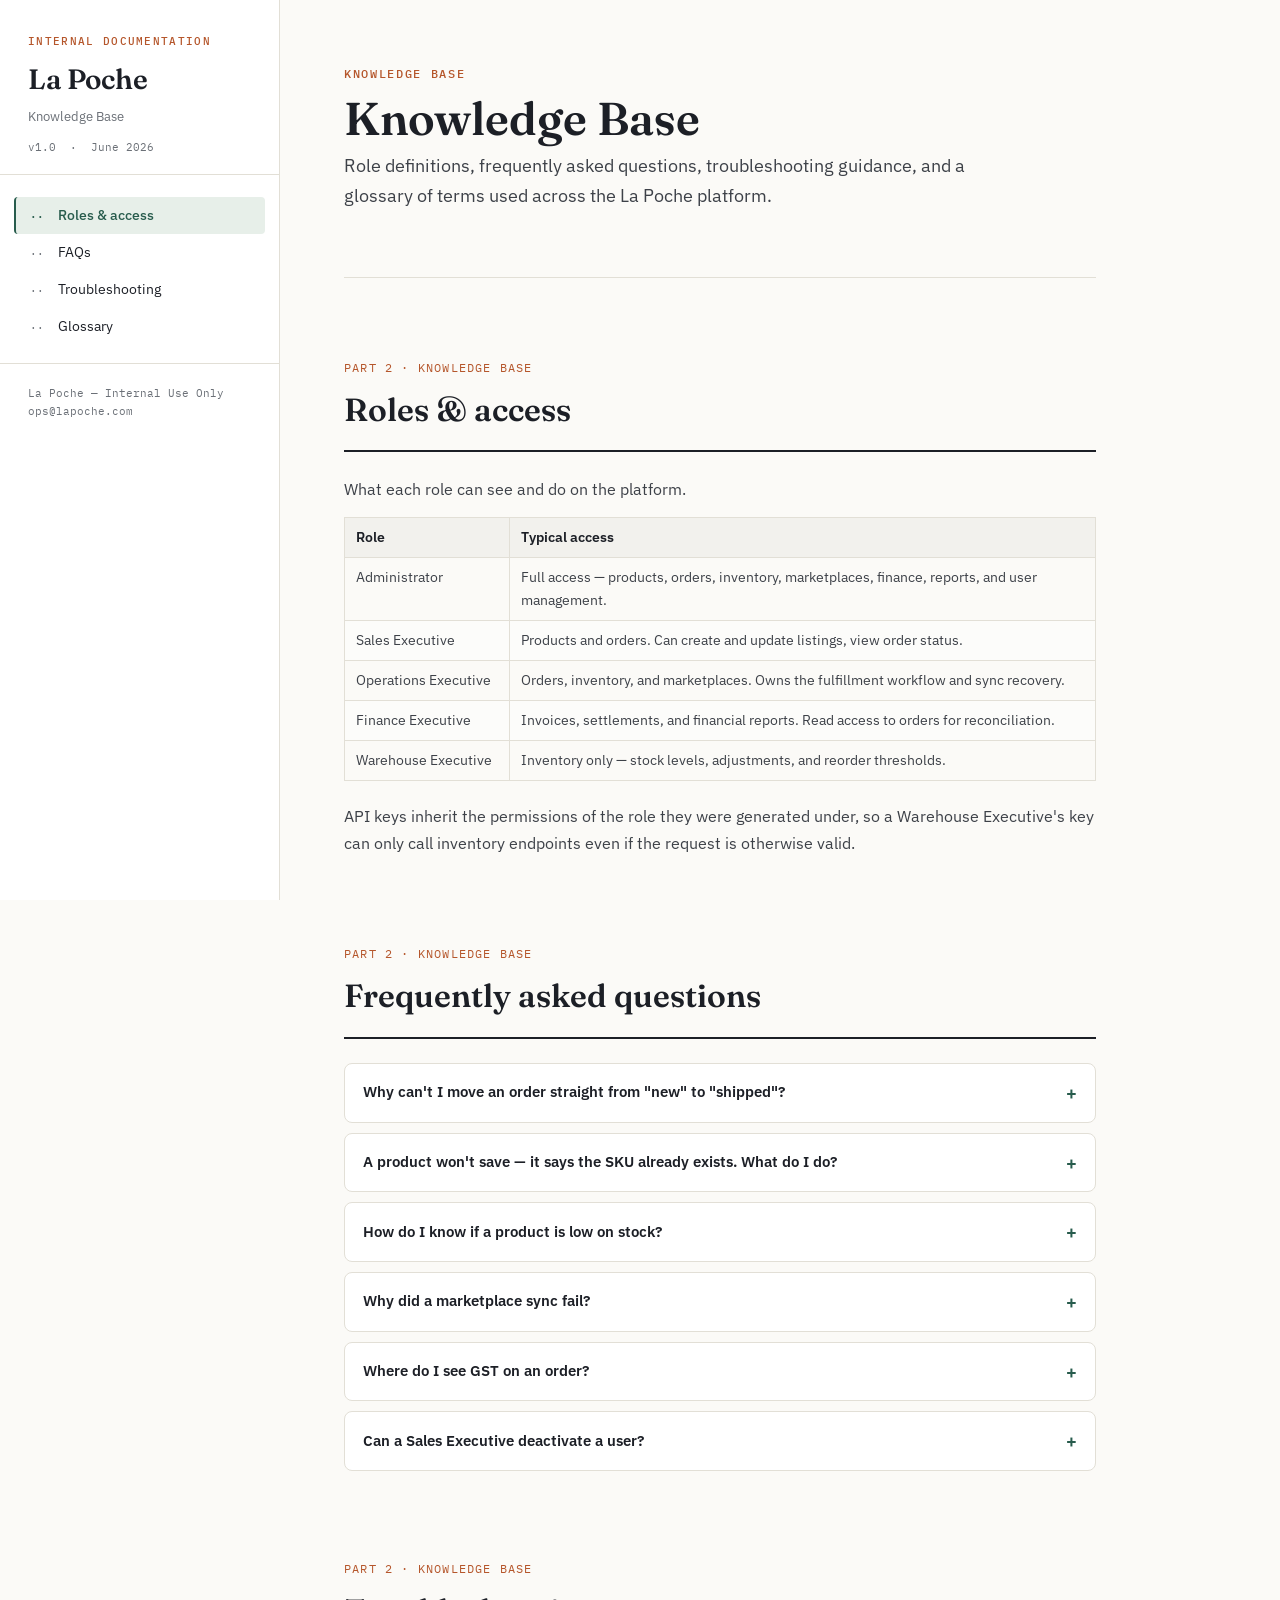
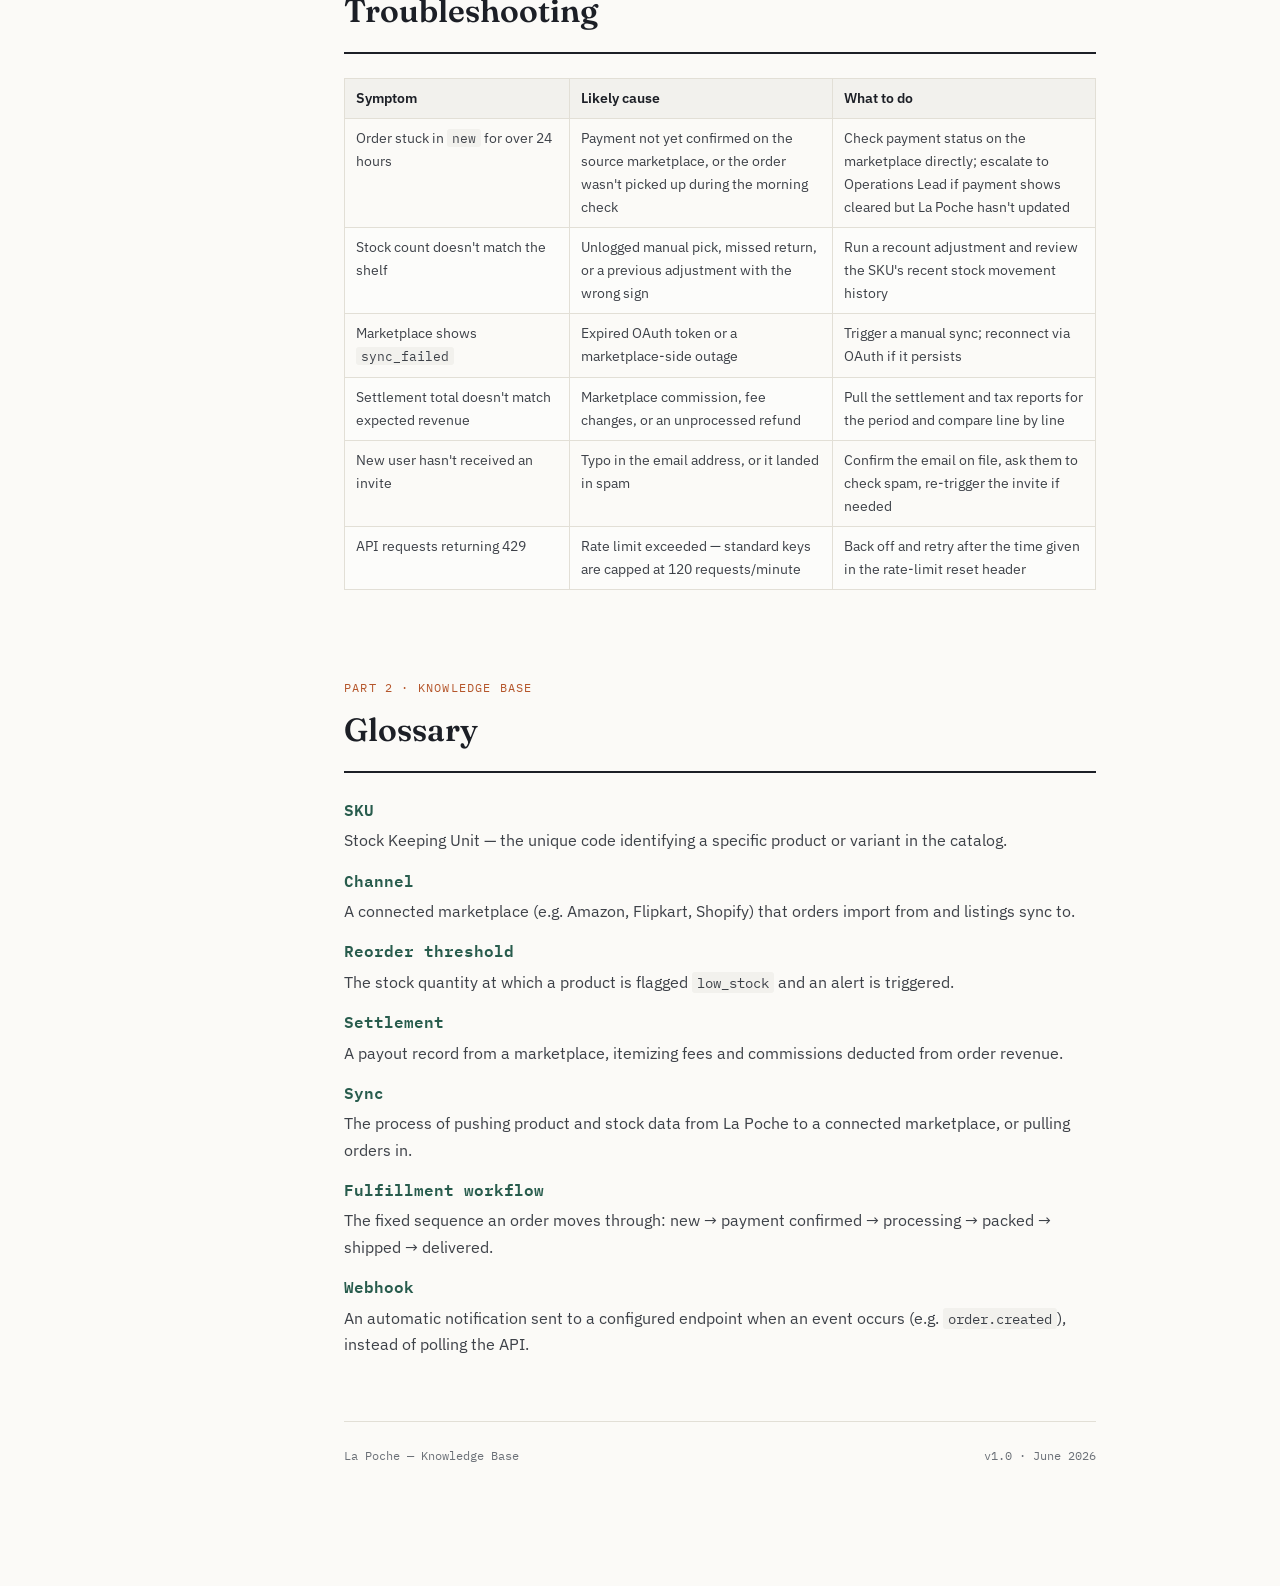
<file: portfolio/work samples/knowledgebase.html>
<!DOCTYPE html>
<html lang="en">
<head>
<meta charset="UTF-8">
<meta name="viewport" content="width=device-width, initial-scale=1.0">
<title>La Poche — Knowledge Base</title>
<link rel="preconnect" href="https://fonts.googleapis.com">
<link rel="preconnect" href="https://fonts.gstatic.com" crossorigin>
<link href="https://fonts.googleapis.com/css2?family=Fraunces:opsz,wght@9..144,400;9..144,500;9..144,600&family=IBM+Plex+Sans:wght@400;500;600&family=IBM+Plex+Mono:wght@400;500&display=swap" rel="stylesheet">
<style>
  :root{
    --ink:#1C1F26; --teal:#285C4D; --teal-bg:#E7EFE9; --rust:#B5562B; --rust-bg:#F5E8E0;
    --muted:#6B7077; --paper:#FBFAF7; --paper-raised:#FFFFFF; --border:#E2DFD6; --border-strong:#CFCBBF;
    --code-bg:#1C1F26; --code-text:#E8E6DF; --gutter-w:280px;
  }
  *{box-sizing:border-box;}
  html{scroll-behavior:smooth;}
  body{margin:0;background:var(--paper);color:var(--ink);font-family:"IBM Plex Sans",Arial,sans-serif;font-size:16px;line-height:1.65;}
  a{color:var(--teal);}
  code{font-family:"IBM Plex Mono",monospace;font-size:.9em;background:#F2F1ED;padding:1px 5px;border-radius:3px;}
  .shell{display:grid;grid-template-columns:var(--gutter-w) 1fr;min-height:100vh;}
  .sidebar{position:sticky;top:0;height:100vh;overflow-y:auto;background:var(--paper-raised);border-right:1px solid var(--border);padding:32px 0 40px;}
  .brand{padding:0 28px 18px;border-bottom:1px solid var(--border);margin-bottom:8px;}
  .brand .eyebrow{font-family:"IBM Plex Mono",monospace;font-size:11px;letter-spacing:.12em;color:var(--rust);font-weight:500;}
  .brand h1{font-family:"Fraunces",serif;font-size:28px;font-weight:600;margin:6px 0 4px;}
  .brand .sub{font-size:13px;color:var(--muted);}
  .brand .meta{margin-top:10px;font-family:"IBM Plex Mono",monospace;font-size:11px;color:var(--muted);}
  nav.toc{padding:14px 14px 0;}
  nav.toc .group-label{font-family:"IBM Plex Mono",monospace;font-size:10.5px;letter-spacing:.1em;color:var(--muted);padding:14px 14px 6px;}
  nav.toc a{display:flex;gap:10px;align-items:baseline;text-decoration:none;color:var(--ink);padding:7px 14px;border-radius:4px;font-size:14px;border-left:2px solid transparent;}
  nav.toc a:hover{background:var(--teal-bg);}
  nav.toc a.active{background:var(--teal-bg);border-left:2px solid var(--teal);color:var(--teal);font-weight:500;}
  nav.toc .num{font-family:"IBM Plex Mono",monospace;font-size:11px;color:var(--muted);min-width:18px;}
  nav.toc a.active .num{color:var(--teal);}
  .sidebar-footer{padding:20px 28px 0;margin-top:18px;border-top:1px solid var(--border);font-family:"IBM Plex Mono",monospace;font-size:11px;color:var(--muted);}
  main{padding:64px 64px 120px;max-width:880px;}
  .cover{padding-bottom:48px;margin-bottom:56px;border-bottom:1px solid var(--border);}
  .cover .tag{font-family:"IBM Plex Mono",monospace;font-size:12px;letter-spacing:.14em;color:var(--rust);font-weight:500;}
  .cover h1{font-family:"Fraunces",serif;font-size:46px;font-weight:600;margin:10px 0 8px;line-height:1.08;}
  .cover .lede{font-size:18px;color:#3D4148;margin:0 0 18px;max-width:640px;}
  section.chapter{padding-top:24px;margin-bottom:64px;scroll-margin-top:32px;}
  section.chapter .chapter-eyebrow{font-family:"IBM Plex Mono",monospace;font-size:12px;color:var(--rust);letter-spacing:.1em;margin-bottom:6px;}
  section.chapter h1{font-family:"Fraunces",serif;font-size:32px;font-weight:600;margin:0 0 24px;padding-bottom:14px;border-bottom:2px solid var(--ink);}
  section.chapter h2{font-size:21px;font-weight:600;margin:36px 0 12px;}
  section.chapter h3{font-size:16px;font-weight:600;color:var(--teal);margin:22px 0 8px;}
  section.chapter p{margin:0 0 14px;color:#3D4148;}
  ul.bullets{margin:0 0 16px;padding-left:0;list-style:none;}
  ul.bullets li{position:relative;padding-left:20px;margin-bottom:8px;color:#3D4148;}
  ul.bullets li::before{content:"";position:absolute;left:4px;top:10px;width:5px;height:5px;border-radius:50%;background:var(--teal);}
  ol.steps{margin:0 0 18px;padding-left:0;list-style:none;counter-reset:step;}
  ol.steps li{position:relative;padding:10px 0 10px 42px;margin-bottom:4px;color:#3D4148;border-bottom:1px solid var(--border);counter-increment:step;}
  ol.steps li:last-child{border-bottom:none;}
  ol.steps li::before{content:counter(step);position:absolute;left:0;top:9px;width:26px;height:26px;border-radius:50%;background:var(--teal-bg);color:var(--teal);font-family:"IBM Plex Mono",monospace;font-size:12px;font-weight:600;text-align:center;line-height:26px;}
  table{width:100%;border-collapse:collapse;margin:0 0 22px;font-size:14px;}
  thead th{text-align:left;background:#F2F1ED;font-weight:600;padding:8px 11px;border:1px solid var(--border);}
  tbody td{padding:8px 11px;border:1px solid var(--border);color:#3D4148;vertical-align:top;}
  tbody tr:nth-child(even){background:#FCFCFA;}

  /* SOP card */
  .sop{margin:0 0 40px;padding:22px 24px;background:var(--paper-raised);border:1px solid var(--border);border-radius:8px;}
  .sop-head{display:flex;align-items:center;gap:10px;margin-bottom:4px;flex-wrap:wrap;}
  .sop-num{font-family:"IBM Plex Mono",monospace;font-size:11px;color:var(--muted);}
  .pill{font-family:"IBM Plex Mono",monospace;font-size:12px;font-weight:500;padding:3px 9px;border-radius:4px;letter-spacing:.03em;}
  .pill.role{color:var(--teal);background:var(--teal-bg);}
  .pill.freq{color:var(--rust);background:var(--rust-bg);}
  .sop h3.title{font-family:"Fraunces",serif;font-size:20px;font-weight:600;margin:6px 0 14px;}
  .field-row{display:flex;gap:18px;margin:0 0 16px;flex-wrap:wrap;}
  .field{flex:1 1 200px;}
  .field .k{font-family:"IBM Plex Mono",monospace;font-size:10.5px;letter-spacing:.1em;color:var(--muted);text-transform:uppercase;margin-bottom:4px;}
  .field .v{font-size:14.5px;color:#3D4148;}
  .blocklabel{font-family:"IBM Plex Mono",monospace;font-size:10.5px;letter-spacing:.1em;color:var(--muted);margin:18px 0 6px;text-transform:uppercase;}
  .blocklabel:first-of-type{margin-top:6px;}

  .callout{border-left:3px solid var(--teal);background:var(--teal-bg);padding:14px 18px;border-radius:0 6px 6px 0;margin:8px 0 28px;}
  .callout.warn{border-left-color:var(--rust);background:var(--rust-bg);}
  .callout .label{font-family:"IBM Plex Mono",monospace;font-size:11px;font-weight:500;letter-spacing:.08em;color:var(--teal);margin-bottom:5px;}
  .callout.warn .label{color:var(--rust);}
  .callout p{margin:0;font-size:14.5px;color:#3D4148;}

  /* KB / FAQ accordion */
  .faq{border:1px solid var(--border);border-radius:8px;margin-bottom:10px;background:var(--paper-raised);overflow:hidden;}
  .faq summary{list-style:none;cursor:pointer;padding:14px 18px;font-weight:600;font-size:15px;display:flex;justify-content:space-between;align-items:center;gap:10px;}
  .faq summary::-webkit-details-marker{display:none;}
  .faq summary::after{content:"+";font-family:"IBM Plex Mono",monospace;color:var(--teal);font-size:18px;flex-shrink:0;}
  .faq[open] summary::after{content:"–";}
  .faq .faq-body{padding:0 18px 16px;color:#3D4148;font-size:14.5px;border-top:1px solid var(--border);padding-top:12px;}
  .faq[open] summary{border-bottom:1px solid var(--border);}

  .glossary dt{font-family:"IBM Plex Mono",monospace;font-weight:600;color:var(--teal);margin-top:14px;}
  .glossary dd{margin:4px 0 0;color:#3D4148;}

  footer.guide-footer{border-top:1px solid var(--border);margin-top:60px;padding-top:24px;font-family:"IBM Plex Mono",monospace;font-size:12px;color:var(--muted);display:flex;justify-content:space-between;}

  
  @media (max-width: 880px) {

      nav.toc {
        display: flex;
        overflow-x: auto;
        gap: 8px;
        padding: 12px;
      }

      nav.toc a {
        white-space: nowrap;
        min-width: max-content;
      }

      .shell {
        display: block;
      }

      .sidebar {
        position: relative;
        width: 100%;
        height: auto;
        border-right: none;
        border-bottom: 1px solid var(--border);
      }

      main {
        width: 100%;
        max-width: 100%;
        padding: 20px;
        margin: 0;
      }

      .cover h1 {
        font-size: 38px;
      }

      section.chapter h1 {
        font-size: 28px;
      }

      table {
        display: block;
        overflow-x: auto;
        white-space: nowrap;
      }

      footer.guide-footer {
        flex-direction: column;
        gap: 8px;
      }
    }
</style>
</head>
<body>
<div class="shell">

  <aside class="sidebar">
    <div class="brand">
      <div class="eyebrow">INTERNAL DOCUMENTATION</div>
      <h1>La Poche</h1>
      <div class="sub">Knowledge Base</div>
      <div class="meta">v1.0 &nbsp;·&nbsp; June 2026</div>
    </div>

    <nav class="toc" id="toc">
      <a href="#kb-roles"><span class="num">··</span><span>Roles &amp; access</span></a>
      <a href="#kb-faq"><span class="num">··</span><span>FAQs</span></a>
      <a href="#kb-troubleshoot"><span class="num">··</span><span>Troubleshooting</span></a>
      <a href="#kb-glossary"><span class="num">··</span><span>Glossary</span></a>
    </nav>
    <div class="sidebar-footer">
      La Poche — Internal Use Only<br>ops@lapoche.com
    </div>
  </aside>

  <main>

    <div class="cover">
      <div class="tag">KNOWLEDGE BASE</div>
      <h1>Knowledge Base</h1>
      <p class="lede">Role definitions, frequently asked questions, troubleshooting guidance, and a glossary of terms used across the La Poche platform.</p>
    </div>

    <section class="chapter" id="kb-roles">
      <div class="chapter-eyebrow">PART 2 · KNOWLEDGE BASE</div>
      <h1>Roles &amp; access</h1>
      <p>What each role can see and do on the platform.</p>
      <table>
        <thead><tr><th style="width:22%">Role</th><th>Typical access</th></tr></thead>
        <tbody>
          <tr><td>Administrator</td><td>Full access — products, orders, inventory, marketplaces, finance, reports, and user management.</td></tr>
          <tr><td>Sales Executive</td><td>Products and orders. Can create and update listings, view order status.</td></tr>
          <tr><td>Operations Executive</td><td>Orders, inventory, and marketplaces. Owns the fulfillment workflow and sync recovery.</td></tr>
          <tr><td>Finance Executive</td><td>Invoices, settlements, and financial reports. Read access to orders for reconciliation.</td></tr>
          <tr><td>Warehouse Executive</td><td>Inventory only — stock levels, adjustments, and reorder thresholds.</td></tr>
        </tbody>
      </table>
      <p>API keys inherit the permissions of the role they were generated under, so a Warehouse Executive's key can only call inventory endpoints even if the request is otherwise valid.</p>
    </section>

<section class="chapter" id="kb-faq">
      <div class="chapter-eyebrow">PART 2 · KNOWLEDGE BASE</div>
      <h1>Frequently asked questions</h1>

      <details class="faq">
        <summary>Why can't I move an order straight from "new" to "shipped"?</summary>
        <div class="faq-body"><p>Orders must follow the standard fulfillment sequence: new → payment confirmed → processing → packed → shipped → delivered. Skipping a step returns an <code>invalid_status_transition</code> error. This keeps the audit trail accurate for every order.</p></div>
      </details>

      <details class="faq">
        <summary>A product won't save — it says the SKU already exists. What do I do?</summary>
        <div class="faq-body"><p>SKUs must be unique across the whole catalog. Search the catalog for the SKU first — it may belong to a deactivated product. If so, reactivate that product instead of creating a new one.</p></div>
      </details>

      <details class="faq">
        <summary>How do I know if a product is low on stock?</summary>
        <div class="faq-body"><p>Each product has a status of <code>in_stock</code>, <code>low_stock</code>, or <code>out_of_stock</code>, based on its current quantity against its reorder threshold. Low-stock items also trigger an <code>inventory.low_stock</code> alert if webhooks are configured.</p></div>
      </details>

      <details class="faq">
        <summary>Why did a marketplace sync fail?</summary>
        <div class="faq-body"><p>Most often it's an expired OAuth connection or a temporary issue on the marketplace's side. Try a manual sync first; if it keeps failing, the channel likely needs to be reconnected from the dashboard. See the Marketplace Sync Recovery SOP.</p></div>
      </details>

      <details class="faq">
        <summary>Where do I see GST on an order?</summary>
        <div class="faq-body"><p>The invoice for each order breaks out the subtotal, GST rate, GST amount, and final total. Pull it from the order's invoice record or generate a tax report for a date range.</p></div>
      </details>

      <details class="faq">
        <summary>Can a Sales Executive deactivate a user?</summary>
        <div class="faq-body"><p>No — user management is restricted to Administrators. A Sales Executive's key will receive a 403 Forbidden if it attempts to call a Users endpoint.</p></div>
      </details>
    </section>

<section class="chapter" id="kb-troubleshoot">
      <div class="chapter-eyebrow">PART 2 · KNOWLEDGE BASE</div>
      <h1>Troubleshooting</h1>
      <table>
        <thead><tr><th style="width:30%">Symptom</th><th style="width:35%">Likely cause</th><th>What to do</th></tr></thead>
        <tbody>
          <tr><td>Order stuck in <code>new</code> for over 24 hours</td><td>Payment not yet confirmed on the source marketplace, or the order wasn't picked up during the morning check</td><td>Check payment status on the marketplace directly; escalate to Operations Lead if payment shows cleared but La Poche hasn't updated</td></tr>
          <tr><td>Stock count doesn't match the shelf</td><td>Unlogged manual pick, missed return, or a previous adjustment with the wrong sign</td><td>Run a recount adjustment and review the SKU's recent stock movement history</td></tr>
          <tr><td>Marketplace shows <code>sync_failed</code></td><td>Expired OAuth token or a marketplace-side outage</td><td>Trigger a manual sync; reconnect via OAuth if it persists</td></tr>
          <tr><td>Settlement total doesn't match expected revenue</td><td>Marketplace commission, fee changes, or an unprocessed refund</td><td>Pull the settlement and tax reports for the period and compare line by line</td></tr>
          <tr><td>New user hasn't received an invite</td><td>Typo in the email address, or it landed in spam</td><td>Confirm the email on file, ask them to check spam, re-trigger the invite if needed</td></tr>
          <tr><td>API requests returning 429</td><td>Rate limit exceeded — standard keys are capped at 120 requests/minute</td><td>Back off and retry after the time given in the rate-limit reset header</td></tr>
        </tbody>
      </table>
    </section>

<section class="chapter" id="kb-glossary">
      <div class="chapter-eyebrow">PART 2 · KNOWLEDGE BASE</div>
      <h1>Glossary</h1>
      <dl class="glossary">
        <dt>SKU</dt><dd>Stock Keeping Unit — the unique code identifying a specific product or variant in the catalog.</dd>
        <dt>Channel</dt><dd>A connected marketplace (e.g. Amazon, Flipkart, Shopify) that orders import from and listings sync to.</dd>
        <dt>Reorder threshold</dt><dd>The stock quantity at which a product is flagged <code>low_stock</code> and an alert is triggered.</dd>
        <dt>Settlement</dt><dd>A payout record from a marketplace, itemizing fees and commissions deducted from order revenue.</dd>
        <dt>Sync</dt><dd>The process of pushing product and stock data from La Poche to a connected marketplace, or pulling orders in.</dd>
        <dt>Fulfillment workflow</dt><dd>The fixed sequence an order moves through: new → payment confirmed → processing → packed → shipped → delivered.</dd>
        <dt>Webhook</dt><dd>An automatic notification sent to a configured endpoint when an event occurs (e.g. <code>order.created</code>), instead of polling the API.</dd>
      </dl>
    </section>

    <footer class="guide-footer">
      <span>La Poche — Knowledge Base</span>
      <span>v1.0 · June 2026</span>
    </footer>

  </main>
</div>

<script>
  const links = document.querySelectorAll('nav.toc a');
  const sections = document.querySelectorAll('section.chapter');
  const setActive = () => {
    let current = sections[0].id;
    const scrollPos = window.scrollY + 120;
    sections.forEach(sec => { if (sec.offsetTop <= scrollPos) current = sec.id; });
    links.forEach(l => l.classList.toggle('active', l.getAttribute('href') === '#' + current));
  };
  window.addEventListener('scroll', setActive);
  setActive();
</script>
</body>
</html>
</file>
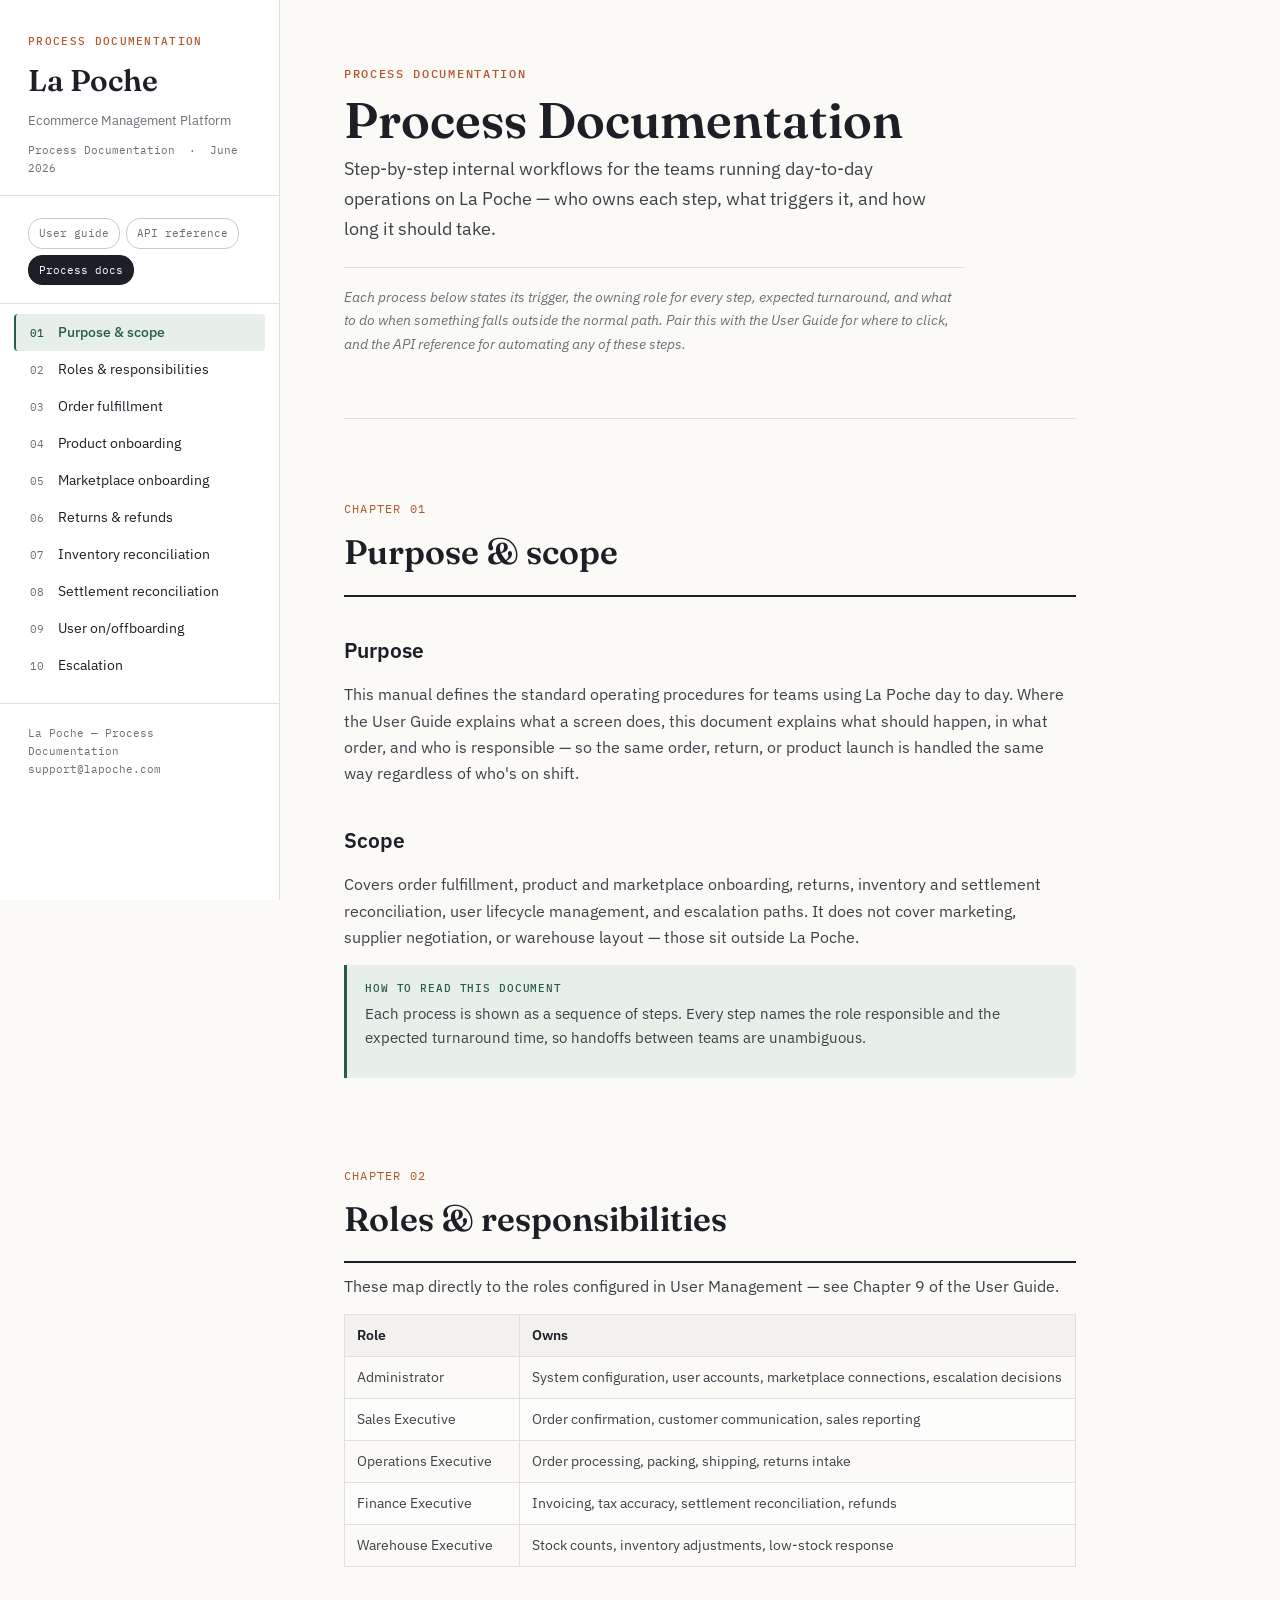
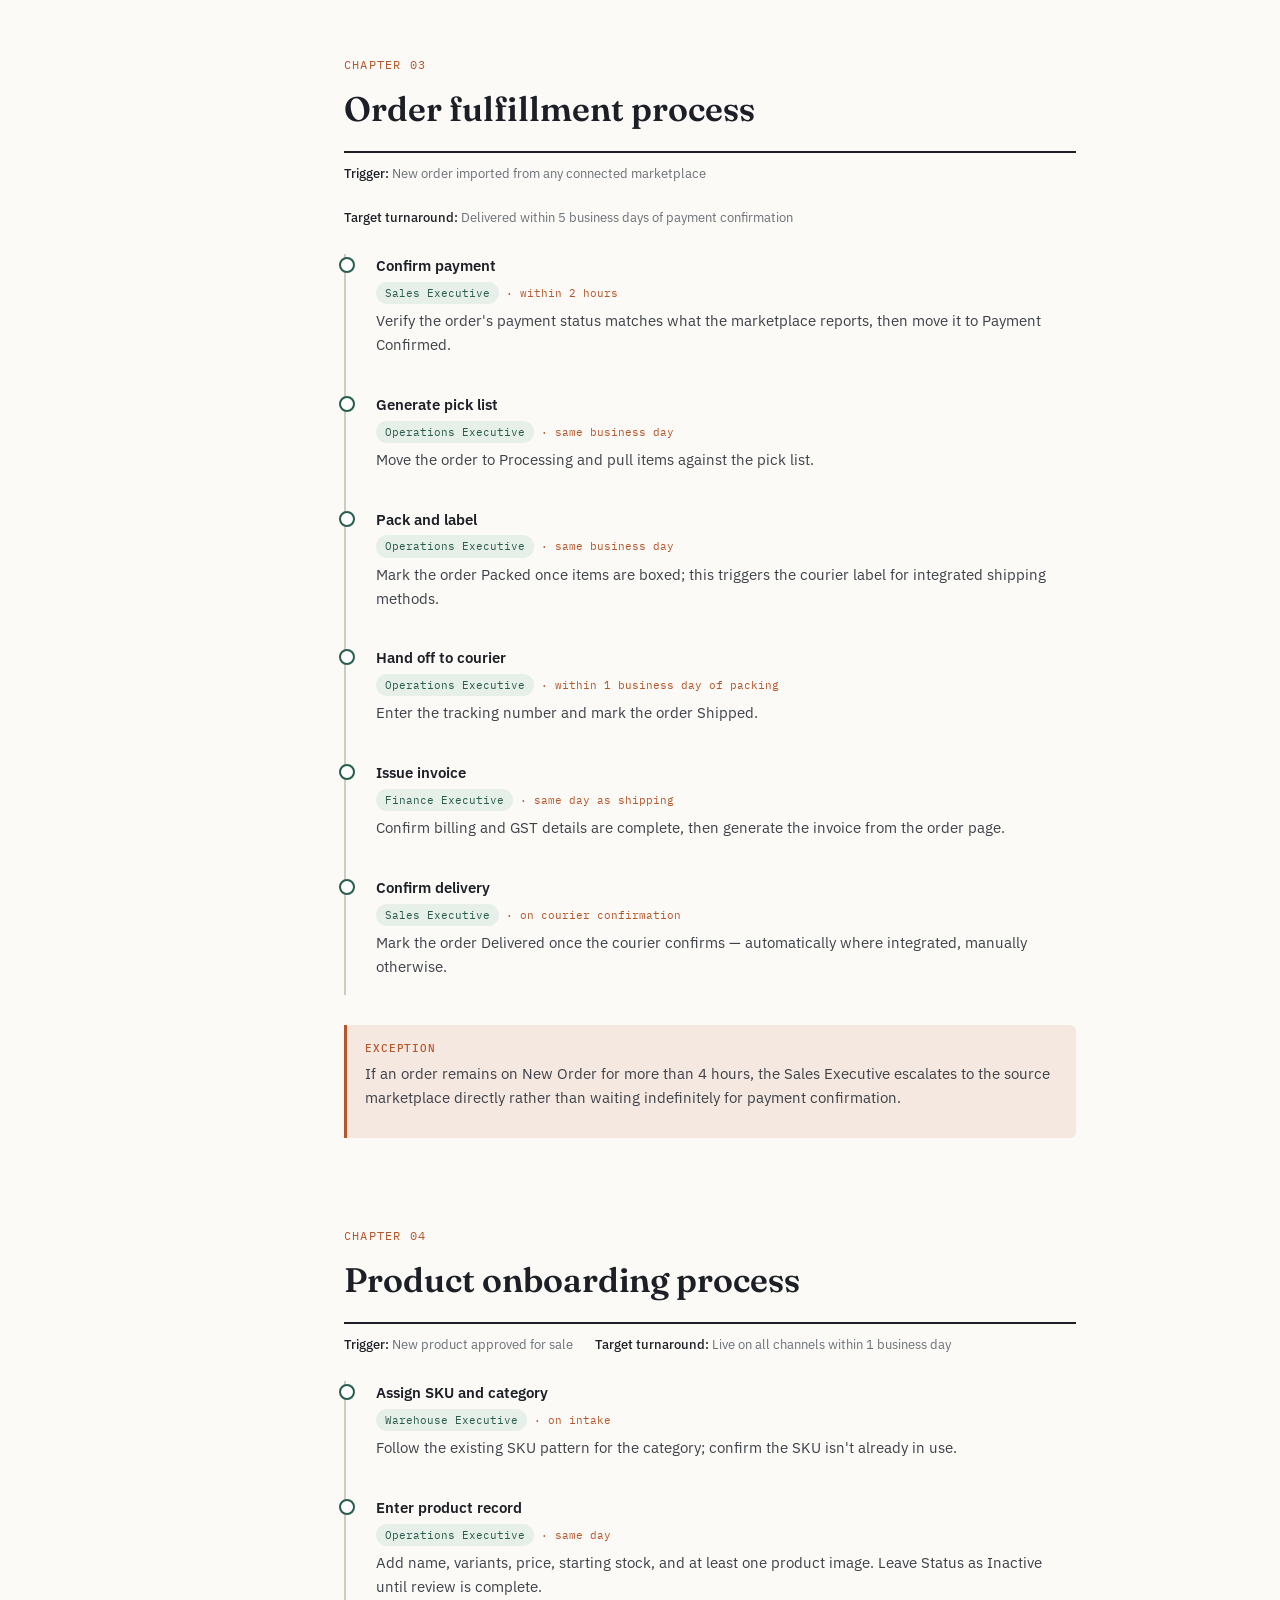
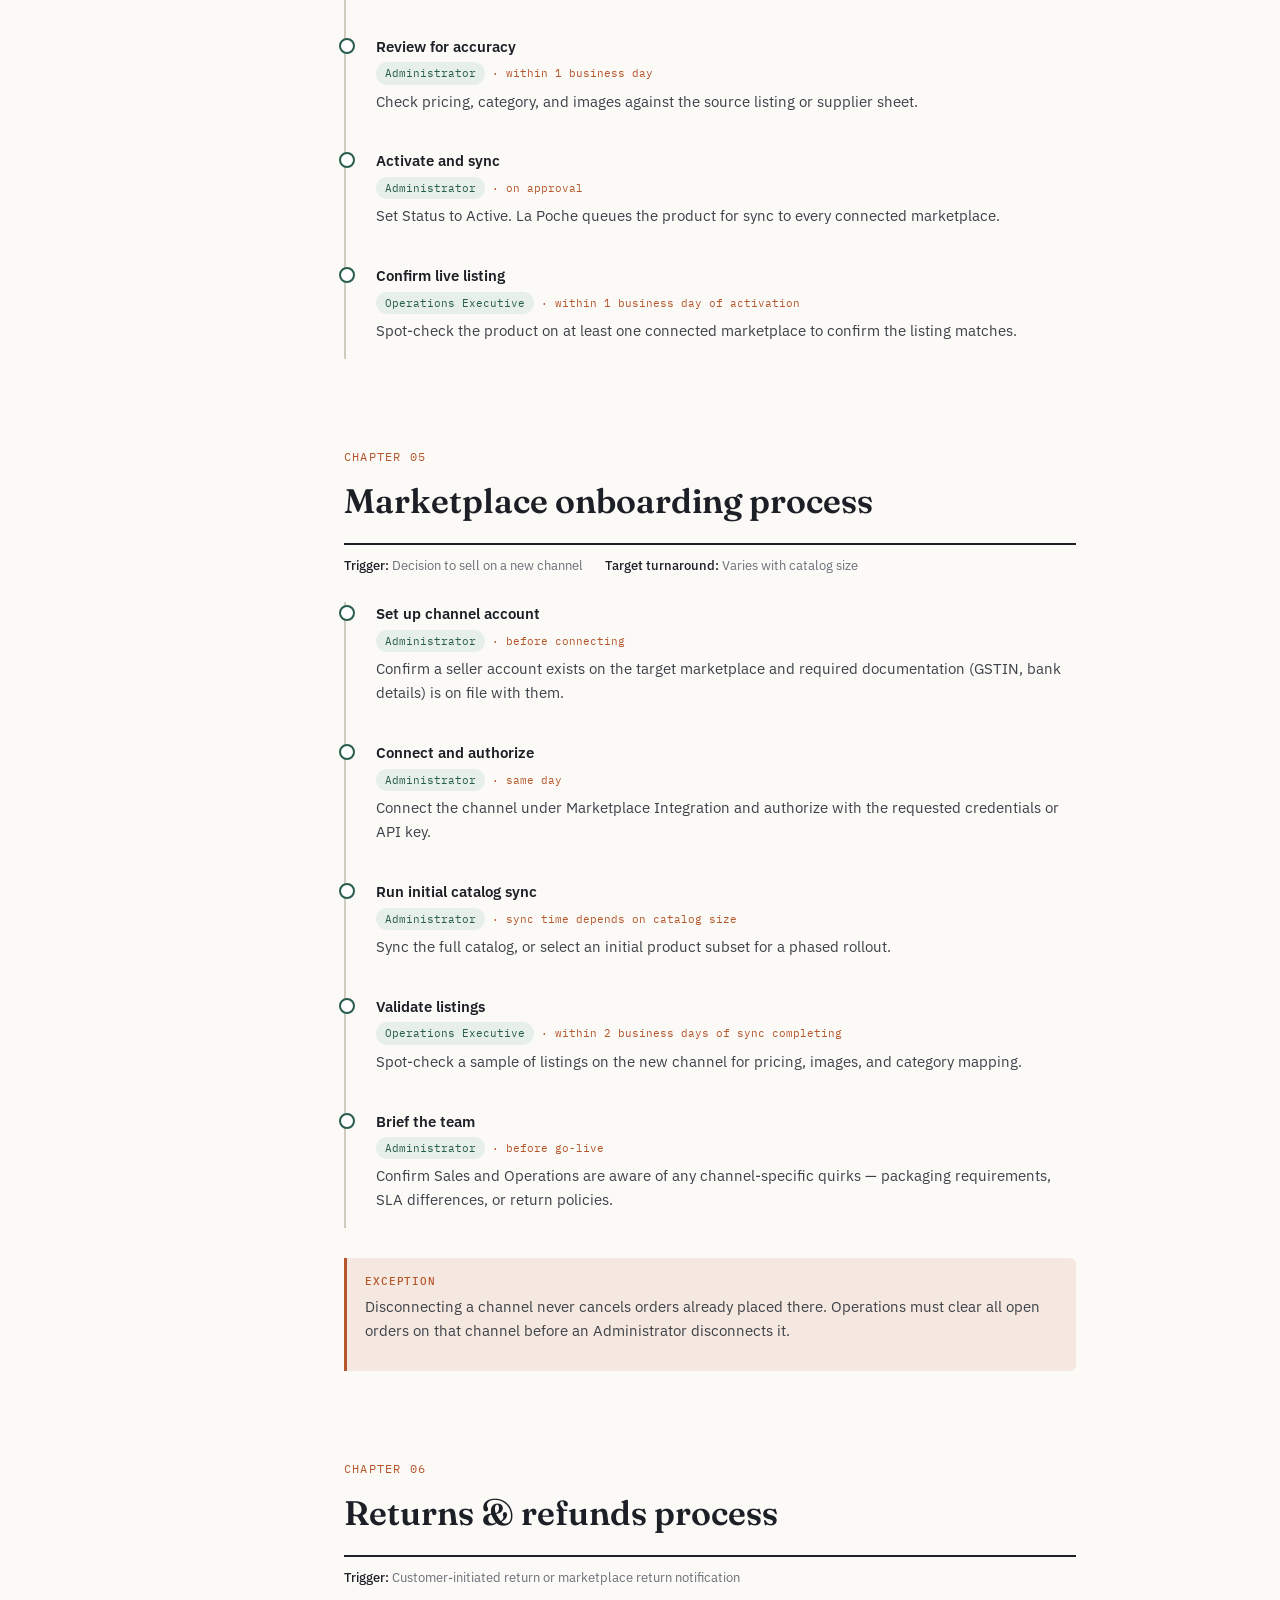
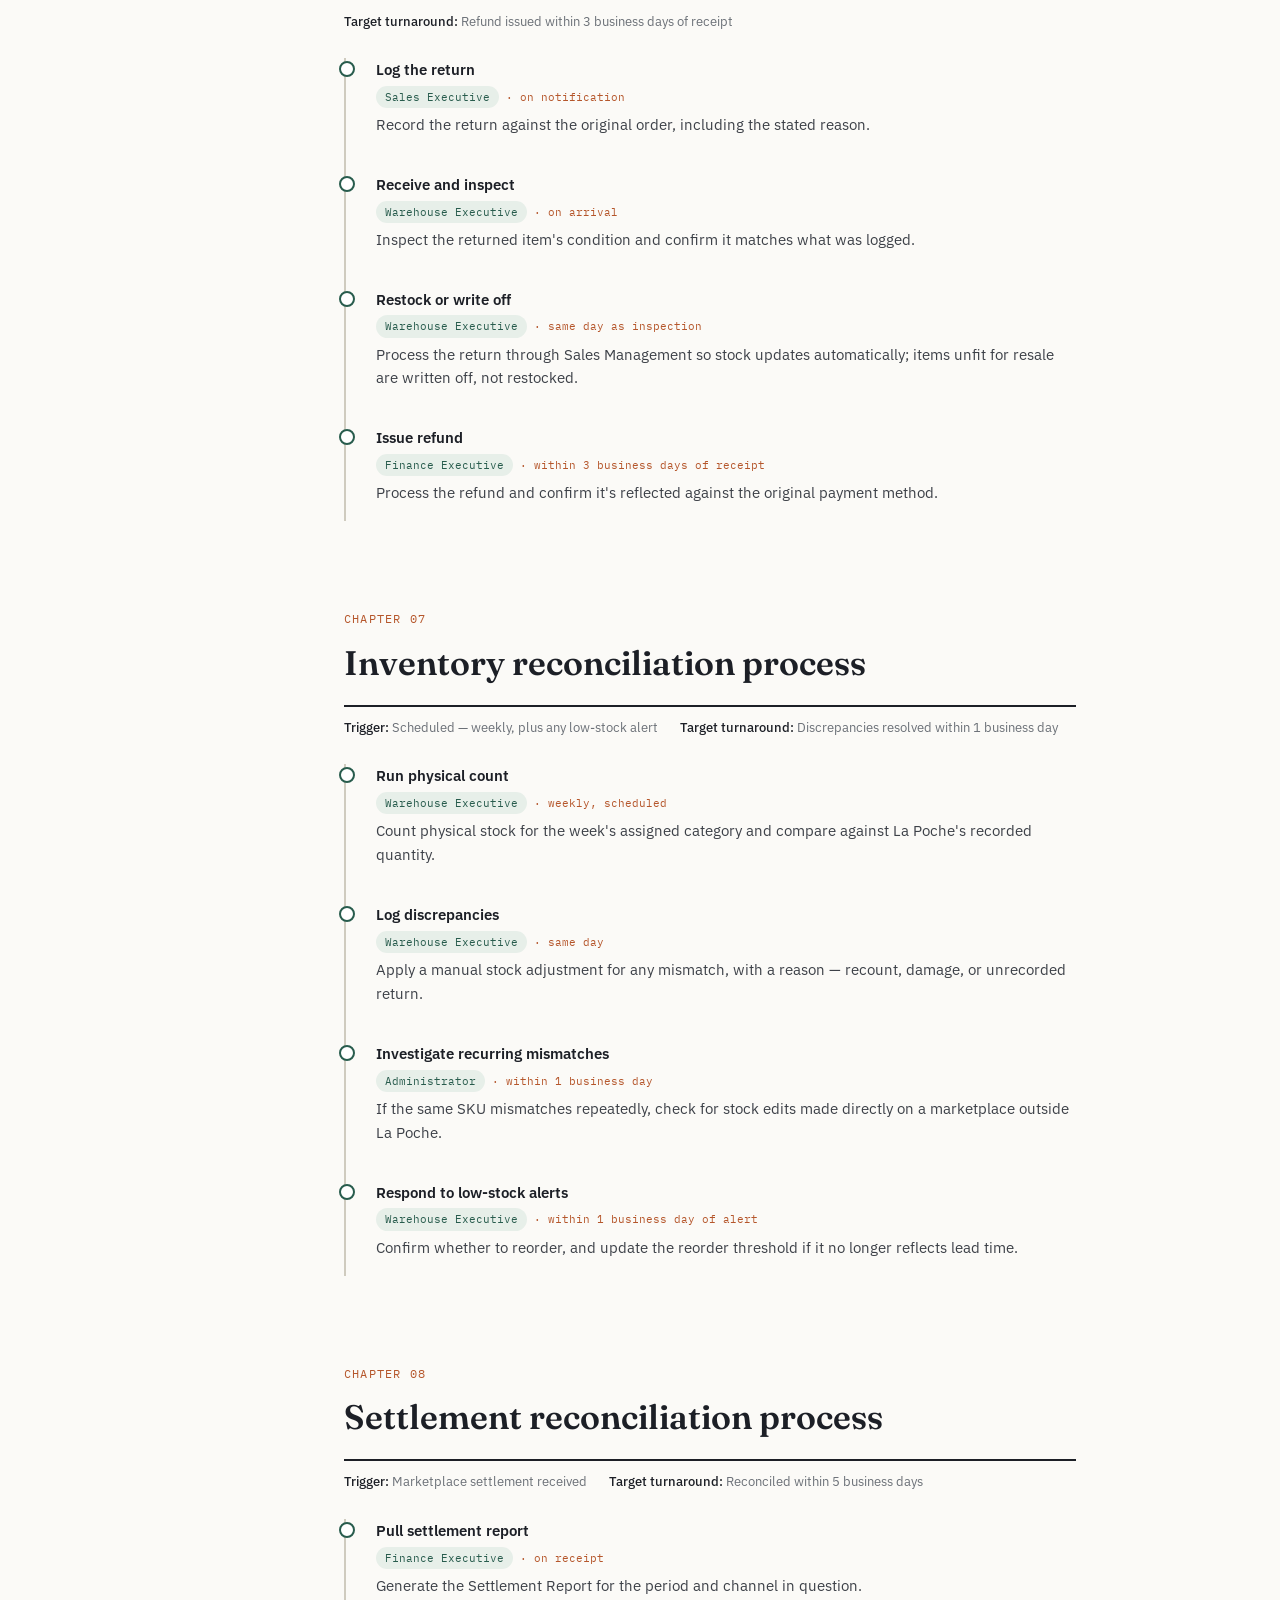
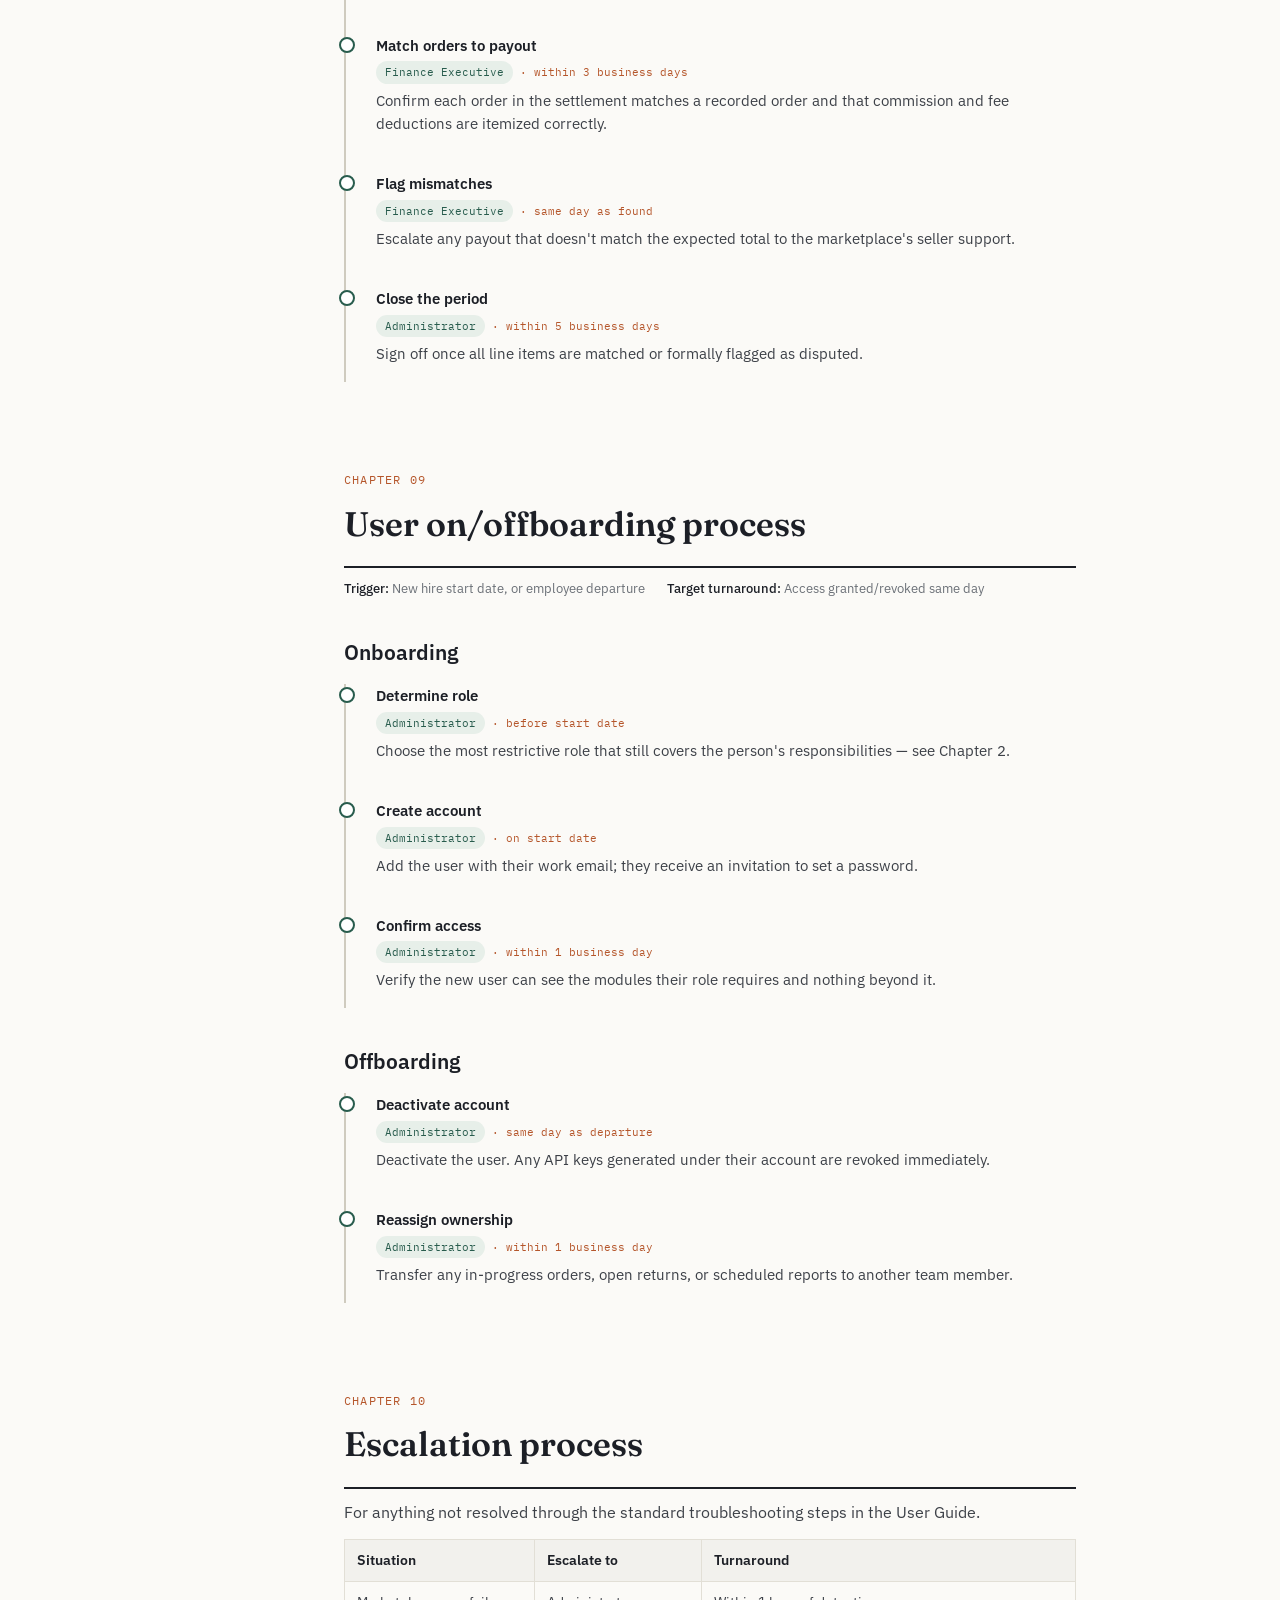
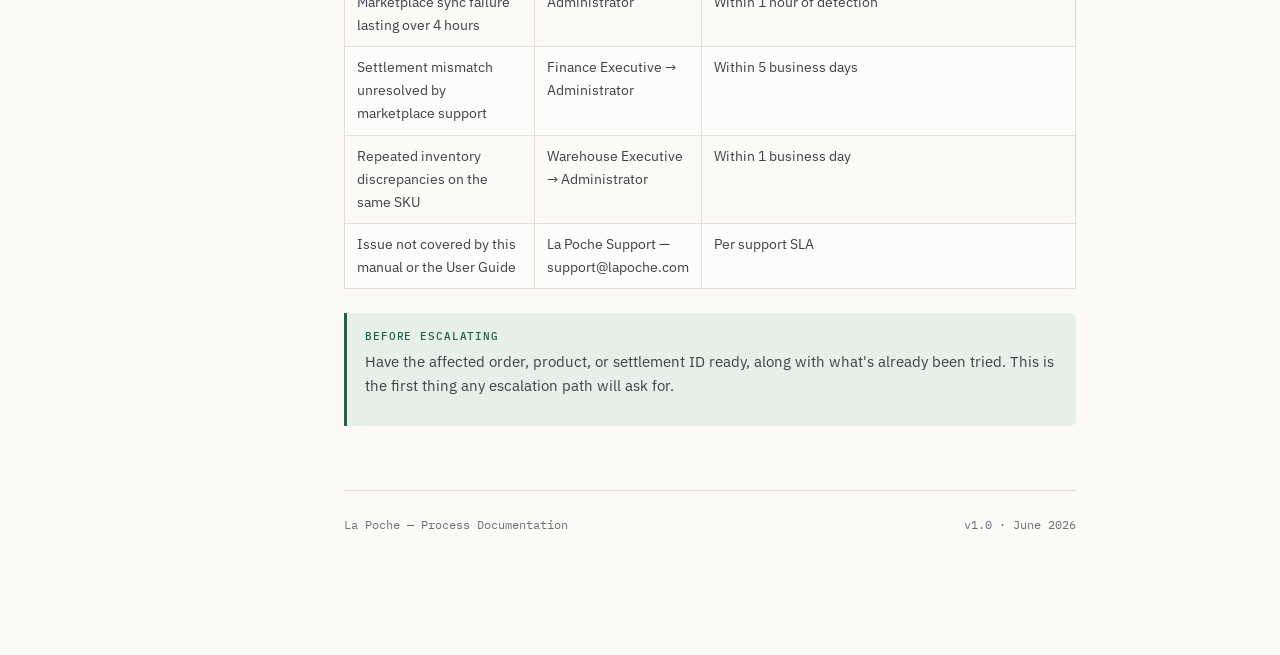
<file: portfolio/work samples/processdocument.html>
<!DOCTYPE html>
<html lang="en">
<head>
<meta charset="UTF-8">
<meta name="viewport" content="width=device-width, initial-scale=1.0">
<title>La Poche — Process Documentation</title>
<link rel="preconnect" href="https://fonts.googleapis.com">
<link rel="preconnect" href="https://fonts.gstatic.com" crossorigin>
<link href="https://fonts.googleapis.com/css2?family=Fraunces:opsz,wght@9..144,400;9..144,500;9..144,600&family=IBM+Plex+Sans:wght@400;500;600&family=IBM+Plex+Mono:wght@400;500&display=swap" rel="stylesheet">
<style>
  :root{
    --ink:#1C1F26;
    --teal:#285C4D;
    --teal-bg:#E7EFE9;
    --rust:#B5562B;
    --rust-bg:#F5E8E0;
    --muted:#6B7077;
    --paper:#FBFAF7;
    --paper-raised:#FFFFFF;
    --border:#E2DFD6;
    --border-strong:#CFCBBF;
    --gutter-w:280px;
  }
  *{box-sizing:border-box;}
  html{scroll-behavior:smooth;}
  body{margin:0;background:var(--paper);color:var(--ink);font-family:"IBM Plex Sans",Arial,sans-serif;font-size:16px;line-height:1.65;}
  a{color:var(--teal);}
  code{font-family:"IBM Plex Mono",monospace;font-size:.9em;color:var(--teal);}

  .shell{display:grid;grid-template-columns:var(--gutter-w) 1fr;min-height:100vh;}
  .sidebar{position:sticky;top:0;height:100vh;overflow-y:auto;background:var(--paper-raised);border-right:1px solid var(--border);padding:32px 0 40px;}
  .brand{padding:0 28px 18px;border-bottom:1px solid var(--border);margin-bottom:8px;}
  .brand .eyebrow{font-family:"IBM Plex Mono",monospace;font-size:11px;letter-spacing:.12em;color:var(--rust);font-weight:500;}
  .brand h1{font-family:"Fraunces",serif;font-size:30px;font-weight:600;margin:6px 0 4px;}
  .brand .sub{font-size:13px;color:var(--muted);}
  .brand .meta{margin-top:10px;font-family:"IBM Plex Mono",monospace;font-size:11px;color:var(--muted);}

  .switcher{display:flex;gap:6px;padding:14px 28px 18px;border-bottom:1px solid var(--border);margin-bottom:10px;flex-wrap:wrap;}
  .switcher a{font-family:"IBM Plex Mono",monospace;font-size:11px;padding:5px 10px;border:1px solid var(--border-strong);border-radius:14px;text-decoration:none;color:var(--muted);}
  .switcher a.current{background:var(--ink);color:#FBFAF7;border-color:var(--ink);}
  .switcher a:hover:not(.current){background:var(--teal-bg);color:var(--teal);}

  nav.toc{padding:0 14px;}
  nav.toc a{display:flex;gap:10px;align-items:baseline;text-decoration:none;color:var(--ink);padding:7px 14px;border-radius:4px;font-size:14px;border-left:2px solid transparent;}
  nav.toc a:hover{background:var(--teal-bg);}
  nav.toc a.active{background:var(--teal-bg);border-left:2px solid var(--teal);color:var(--teal);font-weight:500;}
  nav.toc .num{font-family:"IBM Plex Mono",monospace;font-size:11px;color:var(--muted);min-width:18px;}
  nav.toc a.active .num{color:var(--teal);}

  .sidebar-footer{padding:20px 28px 0;margin-top:18px;border-top:1px solid var(--border);font-family:"IBM Plex Mono",monospace;font-size:11px;color:var(--muted);}

  main{padding:64px 64px 120px;max-width:860px;}
  .cover{padding-bottom:48px;margin-bottom:56px;border-bottom:1px solid var(--border);}
  .cover .tag{font-family:"IBM Plex Mono",monospace;font-size:12px;letter-spacing:.14em;color:var(--rust);font-weight:500;}
  .cover h1{font-family:"Fraunces",serif;font-size:50px;font-weight:600;margin:10px 0 8px;line-height:1.05;}
  .cover .lede{font-size:18px;color:#3D4148;margin:0 0 18px;max-width:600px;}
  .cover .howto{margin-top:24px;font-style:italic;color:var(--muted);font-size:14px;max-width:620px;border-top:1px solid var(--border);padding-top:18px;}

  section.chapter{padding-top:24px;margin-bottom:64px;scroll-margin-top:32px;}
  section.chapter .chapter-eyebrow{font-family:"IBM Plex Mono",monospace;font-size:12px;color:var(--rust);letter-spacing:.1em;margin-bottom:6px;}
  section.chapter h1{font-family:"Fraunces",serif;font-size:34px;font-weight:600;margin:0 0 10px;padding-bottom:14px;border-bottom:2px solid var(--ink);}
  section.chapter .process-meta{display:flex;gap:22px;flex-wrap:wrap;margin:0 0 26px;font-size:13px;color:var(--muted);}
  section.chapter .process-meta b{color:var(--ink);font-weight:500;}
  section.chapter h2{font-size:21px;font-weight:600;margin:36px 0 14px;}
  section.chapter h3{font-size:16px;font-weight:600;color:var(--teal);margin:24px 0 10px;}
  section.chapter p{margin:0 0 14px;color:#3D4148;}
  ul.bullets{margin:0 0 16px;padding-left:0;list-style:none;}
  ul.bullets li{position:relative;padding-left:20px;margin-bottom:8px;color:#3D4148;}
  ul.bullets li::before{content:"";position:absolute;left:4px;top:10px;width:5px;height:5px;border-radius:50%;background:var(--teal);}

  table{width:100%;border-collapse:collapse;margin:0 0 24px;font-size:14px;}
  thead th{text-align:left;background:#F2F1ED;font-weight:600;padding:9px 12px;border:1px solid var(--border);}
  tbody td{padding:9px 12px;border:1px solid var(--border);color:#3D4148;vertical-align:top;}
  tbody tr:nth-child(even){background:#FCFCFA;}

  .owner-pill{
    display:inline-block;font-family:"IBM Plex Mono",monospace;font-size:11px;
    padding:2px 9px;border-radius:12px;background:var(--teal-bg);color:var(--teal);white-space:nowrap;
  }

  .flow{margin:0 0 30px;border-left:2px solid var(--border-strong);padding-left:0;}
  .flow-step{position:relative;padding:0 0 22px 30px;}
  .flow-step:last-child{padding-bottom:2px;}
  .flow-step::before{
    content:"";position:absolute;left:-7px;top:3px;width:12px;height:12px;border-radius:50%;
    background:var(--paper-raised);border:2px solid var(--teal);
  }
  .flow-step .step-title{font-weight:600;font-size:15px;margin-bottom:3px;}
  .flow-step .step-owner{font-family:"IBM Plex Mono",monospace;font-size:11px;color:var(--rust);margin-bottom:5px;}
  .flow-step p{margin:0;font-size:14.5px;color:#3D4148;}

  .callout{border-left:3px solid var(--teal);background:var(--teal-bg);padding:14px 18px;border-radius:0 6px 6px 0;margin:8px 0 28px;}
  .callout.warn{border-left-color:var(--rust);background:var(--rust-bg);}
  .callout .label{font-family:"IBM Plex Mono",monospace;font-size:11px;font-weight:500;letter-spacing:.08em;color:var(--teal);margin-bottom:5px;}
  .callout.warn .label{color:var(--rust);}
  .callout p{margin:0;font-size:14.5px;color:#3D4148;}

  footer.guide-footer{border-top:1px solid var(--border);margin-top:60px;padding-top:24px;font-family:"IBM Plex Mono",monospace;font-size:12px;color:var(--muted);display:flex;justify-content:space-between;}

  @media (max-width: 880px) {

      nav.toc {
        display: flex;
        overflow-x: auto;
        gap: 8px;
        padding: 12px;
      }

      nav.toc a {
        white-space: nowrap;
        min-width: max-content;
      }

      .shell {
        display: block;
      }

      .sidebar {
        position: relative;
        width: 100%;
        height: auto;
        border-right: none;
        border-bottom: 1px solid var(--border);
      }

      main {
        width: 100%;
        max-width: 100%;
        padding: 20px;
        margin: 0;
      }

      .cover h1 {
        font-size: 38px;
      }

      section.chapter h1 {
        font-size: 28px;
      }

      table {
        display: block;
        overflow-x: auto;
        white-space: nowrap;
      }

      footer.guide-footer {
        flex-direction: column;
        gap: 8px;
      }
    }
</style>
</head>
<body>
<div class="shell">

  <aside class="sidebar">
    <div class="brand">
      <div class="eyebrow">PROCESS DOCUMENTATION</div>
      <h1>La Poche</h1>
      <div class="sub">Ecommerce Management Platform</div>
      <div class="meta">Process Documentation  &nbsp;·&nbsp; June 2026</div>
    </div>

    <div class="switcher">
      <a href="La_Poche_User_Guide.html">User guide</a>
      <a href="La_Poche_API_Documentation.html">API reference</a>
      <a href="La_Poche_Process_Documentation.html" class="current">Process docs</a>
    </div>

    <nav class="toc" id="toc">
      <a href="#ch1"><span class="num">01</span><span>Purpose &amp; scope</span></a>
      <a href="#ch2"><span class="num">02</span><span>Roles &amp; responsibilities</span></a>
      <a href="#ch3"><span class="num">03</span><span>Order fulfillment</span></a>
      <a href="#ch4"><span class="num">04</span><span>Product onboarding</span></a>
      <a href="#ch5"><span class="num">05</span><span>Marketplace onboarding</span></a>
      <a href="#ch6"><span class="num">06</span><span>Returns &amp; refunds</span></a>
      <a href="#ch7"><span class="num">07</span><span>Inventory reconciliation</span></a>
      <a href="#ch8"><span class="num">08</span><span>Settlement reconciliation</span></a>
      <a href="#ch9"><span class="num">09</span><span>User on/offboarding</span></a>
      <a href="#ch10"><span class="num">10</span><span>Escalation</span></a>
    </nav>
    <div class="sidebar-footer">
      La Poche — Process Documentation<br>support@lapoche.com
    </div>
  </aside>

  <main>

    <div class="cover">
      <div class="tag">PROCESS DOCUMENTATION</div>
      <h1>Process Documentation</h1>
      <p class="lede">Step-by-step internal workflows for the teams running day-to-day operations on La Poche — who owns each step, what triggers it, and how long it should take.</p>
      <p class="howto">Each process below states its trigger, the owning role for every step, expected turnaround, and what to do when something falls outside the normal path. Pair this with the User Guide for where to click, and the API reference for automating any of these steps.</p>
    </div>

    <!-- 1. Purpose & Scope -->
    <section class="chapter" id="ch1">
      <div class="chapter-eyebrow">CHAPTER 01</div>
      <h1>Purpose &amp; scope</h1>

      <h2>Purpose</h2>
      <p>This manual defines the standard operating procedures for teams using La Poche day to day. Where the User Guide explains what a screen does, this document explains what should happen, in what order, and who is responsible — so the same order, return, or product launch is handled the same way regardless of who's on shift.</p>

      <h2>Scope</h2>
      <p>Covers order fulfillment, product and marketplace onboarding, returns, inventory and settlement reconciliation, user lifecycle management, and escalation paths. It does not cover marketing, supplier negotiation, or warehouse layout — those sit outside La Poche.</p>

      <div class="callout">
        <div class="label">HOW TO READ THIS DOCUMENT</div>
        <p>Each process is shown as a sequence of steps. Every step names the role responsible and the expected turnaround time, so handoffs between teams are unambiguous.</p>
      </div>
    </section>

    <!-- 2. Roles -->
    <section class="chapter" id="ch2">
      <div class="chapter-eyebrow">CHAPTER 02</div>
      <h1>Roles &amp; responsibilities</h1>
      <p>These map directly to the roles configured in User Management — see Chapter 9 of the User Guide.</p>

      <table>
        <thead><tr><th style="width:24%">Role</th><th>Owns</th></tr></thead>
        <tbody>
          <tr><td>Administrator</td><td>System configuration, user accounts, marketplace connections, escalation decisions</td></tr>
          <tr><td>Sales Executive</td><td>Order confirmation, customer communication, sales reporting</td></tr>
          <tr><td>Operations Executive</td><td>Order processing, packing, shipping, returns intake</td></tr>
          <tr><td>Finance Executive</td><td>Invoicing, tax accuracy, settlement reconciliation, refunds</td></tr>
          <tr><td>Warehouse Executive</td><td>Stock counts, inventory adjustments, low-stock response</td></tr>
        </tbody>
      </table>
    </section>

    <!-- 3. Order fulfillment -->
    <section class="chapter" id="ch3">
      <div class="chapter-eyebrow">CHAPTER 03</div>
      <h1>Order fulfillment process</h1>
      <div class="process-meta"><span><b>Trigger:</b> New order imported from any connected marketplace</span><span><b>Target turnaround:</b> Delivered within 5 business days of payment confirmation</span></div>

      <div class="flow">
        <div class="flow-step">
          <div class="step-title">Confirm payment</div>
          <div class="step-owner"><span class="owner-pill">Sales Executive</span> · within 2 hours</div>
          <p>Verify the order's payment status matches what the marketplace reports, then move it to Payment Confirmed.</p>
        </div>
        <div class="flow-step">
          <div class="step-title">Generate pick list</div>
          <div class="step-owner"><span class="owner-pill">Operations Executive</span> · same business day</div>
          <p>Move the order to Processing and pull items against the pick list.</p>
        </div>
        <div class="flow-step">
          <div class="step-title">Pack and label</div>
          <div class="step-owner"><span class="owner-pill">Operations Executive</span> · same business day</div>
          <p>Mark the order Packed once items are boxed; this triggers the courier label for integrated shipping methods.</p>
        </div>
        <div class="flow-step">
          <div class="step-title">Hand off to courier</div>
          <div class="step-owner"><span class="owner-pill">Operations Executive</span> · within 1 business day of packing</div>
          <p>Enter the tracking number and mark the order Shipped.</p>
        </div>
        <div class="flow-step">
          <div class="step-title">Issue invoice</div>
          <div class="step-owner"><span class="owner-pill">Finance Executive</span> · same day as shipping</div>
          <p>Confirm billing and GST details are complete, then generate the invoice from the order page.</p>
        </div>
        <div class="flow-step">
          <div class="step-title">Confirm delivery</div>
          <div class="step-owner"><span class="owner-pill">Sales Executive</span> · on courier confirmation</div>
          <p>Mark the order Delivered once the courier confirms — automatically where integrated, manually otherwise.</p>
        </div>
      </div>

      <div class="callout warn">
        <div class="label">EXCEPTION</div>
        <p>If an order remains on New Order for more than 4 hours, the Sales Executive escalates to the source marketplace directly rather than waiting indefinitely for payment confirmation.</p>
      </div>
    </section>

    <!-- 4. Product onboarding -->
    <section class="chapter" id="ch4">
      <div class="chapter-eyebrow">CHAPTER 04</div>
      <h1>Product onboarding process</h1>
      <div class="process-meta"><span><b>Trigger:</b> New product approved for sale</span><span><b>Target turnaround:</b> Live on all channels within 1 business day</span></div>

      <div class="flow">
        <div class="flow-step">
          <div class="step-title">Assign SKU and category</div>
          <div class="step-owner"><span class="owner-pill">Warehouse Executive</span> · on intake</div>
          <p>Follow the existing SKU pattern for the category; confirm the SKU isn't already in use.</p>
        </div>
        <div class="flow-step">
          <div class="step-title">Enter product record</div>
          <div class="step-owner"><span class="owner-pill">Operations Executive</span> · same day</div>
          <p>Add name, variants, price, starting stock, and at least one product image. Leave Status as Inactive until review is complete.</p>
        </div>
        <div class="flow-step">
          <div class="step-title">Review for accuracy</div>
          <div class="step-owner"><span class="owner-pill">Administrator</span> · within 1 business day</div>
          <p>Check pricing, category, and images against the source listing or supplier sheet.</p>
        </div>
        <div class="flow-step">
          <div class="step-title">Activate and sync</div>
          <div class="step-owner"><span class="owner-pill">Administrator</span> · on approval</div>
          <p>Set Status to Active. La Poche queues the product for sync to every connected marketplace.</p>
        </div>
        <div class="flow-step">
          <div class="step-title">Confirm live listing</div>
          <div class="step-owner"><span class="owner-pill">Operations Executive</span> · within 1 business day of activation</div>
          <p>Spot-check the product on at least one connected marketplace to confirm the listing matches.</p>
        </div>
      </div>
    </section>

    <!-- 5. Marketplace onboarding -->
    <section class="chapter" id="ch5">
      <div class="chapter-eyebrow">CHAPTER 05</div>
      <h1>Marketplace onboarding process</h1>
      <div class="process-meta"><span><b>Trigger:</b> Decision to sell on a new channel</span><span><b>Target turnaround:</b> Varies with catalog size</span></div>

      <div class="flow">
        <div class="flow-step">
          <div class="step-title">Set up channel account</div>
          <div class="step-owner"><span class="owner-pill">Administrator</span> · before connecting</div>
          <p>Confirm a seller account exists on the target marketplace and required documentation (GSTIN, bank details) is on file with them.</p>
        </div>
        <div class="flow-step">
          <div class="step-title">Connect and authorize</div>
          <div class="step-owner"><span class="owner-pill">Administrator</span> · same day</div>
          <p>Connect the channel under Marketplace Integration and authorize with the requested credentials or API key.</p>
        </div>
        <div class="flow-step">
          <div class="step-title">Run initial catalog sync</div>
          <div class="step-owner"><span class="owner-pill">Administrator</span> · sync time depends on catalog size</div>
          <p>Sync the full catalog, or select an initial product subset for a phased rollout.</p>
        </div>
        <div class="flow-step">
          <div class="step-title">Validate listings</div>
          <div class="step-owner"><span class="owner-pill">Operations Executive</span> · within 2 business days of sync completing</div>
          <p>Spot-check a sample of listings on the new channel for pricing, images, and category mapping.</p>
        </div>
        <div class="flow-step">
          <div class="step-title">Brief the team</div>
          <div class="step-owner"><span class="owner-pill">Administrator</span> · before go-live</div>
          <p>Confirm Sales and Operations are aware of any channel-specific quirks — packaging requirements, SLA differences, or return policies.</p>
        </div>
      </div>

      <div class="callout warn">
        <div class="label">EXCEPTION</div>
        <p>Disconnecting a channel never cancels orders already placed there. Operations must clear all open orders on that channel before an Administrator disconnects it.</p>
      </div>
    </section>

    <!-- 6. Returns & refunds -->
    <section class="chapter" id="ch6">
      <div class="chapter-eyebrow">CHAPTER 06</div>
      <h1>Returns &amp; refunds process</h1>
      <div class="process-meta"><span><b>Trigger:</b> Customer-initiated return or marketplace return notification</span><span><b>Target turnaround:</b> Refund issued within 3 business days of receipt</span></div>

      <div class="flow">
        <div class="flow-step">
          <div class="step-title">Log the return</div>
          <div class="step-owner"><span class="owner-pill">Sales Executive</span> · on notification</div>
          <p>Record the return against the original order, including the stated reason.</p>
        </div>
        <div class="flow-step">
          <div class="step-title">Receive and inspect</div>
          <div class="step-owner"><span class="owner-pill">Warehouse Executive</span> · on arrival</div>
          <p>Inspect the returned item's condition and confirm it matches what was logged.</p>
        </div>
        <div class="flow-step">
          <div class="step-title">Restock or write off</div>
          <div class="step-owner"><span class="owner-pill">Warehouse Executive</span> · same day as inspection</div>
          <p>Process the return through Sales Management so stock updates automatically; items unfit for resale are written off, not restocked.</p>
        </div>
        <div class="flow-step">
          <div class="step-title">Issue refund</div>
          <div class="step-owner"><span class="owner-pill">Finance Executive</span> · within 3 business days of receipt</div>
          <p>Process the refund and confirm it's reflected against the original payment method.</p>
        </div>
      </div>
    </section>

    <!-- 7. Inventory reconciliation -->
    <section class="chapter" id="ch7">
      <div class="chapter-eyebrow">CHAPTER 07</div>
      <h1>Inventory reconciliation process</h1>
      <div class="process-meta"><span><b>Trigger:</b> Scheduled — weekly, plus any low-stock alert</span><span><b>Target turnaround:</b> Discrepancies resolved within 1 business day</span></div>

      <div class="flow">
        <div class="flow-step">
          <div class="step-title">Run physical count</div>
          <div class="step-owner"><span class="owner-pill">Warehouse Executive</span> · weekly, scheduled</div>
          <p>Count physical stock for the week's assigned category and compare against La Poche's recorded quantity.</p>
        </div>
        <div class="flow-step">
          <div class="step-title">Log discrepancies</div>
          <div class="step-owner"><span class="owner-pill">Warehouse Executive</span> · same day</div>
          <p>Apply a manual stock adjustment for any mismatch, with a reason — recount, damage, or unrecorded return.</p>
        </div>
        <div class="flow-step">
          <div class="step-title">Investigate recurring mismatches</div>
          <div class="step-owner"><span class="owner-pill">Administrator</span> · within 1 business day</div>
          <p>If the same SKU mismatches repeatedly, check for stock edits made directly on a marketplace outside La Poche.</p>
        </div>
        <div class="flow-step">
          <div class="step-title">Respond to low-stock alerts</div>
          <div class="step-owner"><span class="owner-pill">Warehouse Executive</span> · within 1 business day of alert</div>
          <p>Confirm whether to reorder, and update the reorder threshold if it no longer reflects lead time.</p>
        </div>
      </div>
    </section>

    <!-- 8. Settlement reconciliation -->
    <section class="chapter" id="ch8">
      <div class="chapter-eyebrow">CHAPTER 08</div>
      <h1>Settlement reconciliation process</h1>
      <div class="process-meta"><span><b>Trigger:</b> Marketplace settlement received</span><span><b>Target turnaround:</b> Reconciled within 5 business days</span></div>

      <div class="flow">
        <div class="flow-step">
          <div class="step-title">Pull settlement report</div>
          <div class="step-owner"><span class="owner-pill">Finance Executive</span> · on receipt</div>
          <p>Generate the Settlement Report for the period and channel in question.</p>
        </div>
        <div class="flow-step">
          <div class="step-title">Match orders to payout</div>
          <div class="step-owner"><span class="owner-pill">Finance Executive</span> · within 3 business days</div>
          <p>Confirm each order in the settlement matches a recorded order and that commission and fee deductions are itemized correctly.</p>
        </div>
        <div class="flow-step">
          <div class="step-title">Flag mismatches</div>
          <div class="step-owner"><span class="owner-pill">Finance Executive</span> · same day as found</div>
          <p>Escalate any payout that doesn't match the expected total to the marketplace's seller support.</p>
        </div>
        <div class="flow-step">
          <div class="step-title">Close the period</div>
          <div class="step-owner"><span class="owner-pill">Administrator</span> · within 5 business days</div>
          <p>Sign off once all line items are matched or formally flagged as disputed.</p>
        </div>
      </div>
    </section>

    <!-- 9. User onboarding -->
    <section class="chapter" id="ch9">
      <div class="chapter-eyebrow">CHAPTER 09</div>
      <h1>User on/offboarding process</h1>
      <div class="process-meta"><span><b>Trigger:</b> New hire start date, or employee departure</span><span><b>Target turnaround:</b> Access granted/revoked same day</span></div>

      <h2>Onboarding</h2>
      <div class="flow">
        <div class="flow-step">
          <div class="step-title">Determine role</div>
          <div class="step-owner"><span class="owner-pill">Administrator</span> · before start date</div>
          <p>Choose the most restrictive role that still covers the person's responsibilities — see Chapter 2.</p>
        </div>
        <div class="flow-step">
          <div class="step-title">Create account</div>
          <div class="step-owner"><span class="owner-pill">Administrator</span> · on start date</div>
          <p>Add the user with their work email; they receive an invitation to set a password.</p>
        </div>
        <div class="flow-step">
          <div class="step-title">Confirm access</div>
          <div class="step-owner"><span class="owner-pill">Administrator</span> · within 1 business day</div>
          <p>Verify the new user can see the modules their role requires and nothing beyond it.</p>
        </div>
      </div>

      <h2>Offboarding</h2>
      <div class="flow">
        <div class="flow-step">
          <div class="step-title">Deactivate account</div>
          <div class="step-owner"><span class="owner-pill">Administrator</span> · same day as departure</div>
          <p>Deactivate the user. Any API keys generated under their account are revoked immediately.</p>
        </div>
        <div class="flow-step">
          <div class="step-title">Reassign ownership</div>
          <div class="step-owner"><span class="owner-pill">Administrator</span> · within 1 business day</div>
          <p>Transfer any in-progress orders, open returns, or scheduled reports to another team member.</p>
        </div>
      </div>
    </section>

    <!-- 10. Escalation -->
    <section class="chapter" id="ch10">
      <div class="chapter-eyebrow">CHAPTER 10</div>
      <h1>Escalation process</h1>
      <p>For anything not resolved through the standard troubleshooting steps in the User Guide.</p>

      <table>
        <thead><tr><th style="width:26%">Situation</th><th style="width:22%">Escalate to</th><th>Turnaround</th></tr></thead>
        <tbody>
          <tr><td>Marketplace sync failure lasting over 4 hours</td><td>Administrator</td><td>Within 1 hour of detection</td></tr>
          <tr><td>Settlement mismatch unresolved by marketplace support</td><td>Finance Executive → Administrator</td><td>Within 5 business days</td></tr>
          <tr><td>Repeated inventory discrepancies on the same SKU</td><td>Warehouse Executive → Administrator</td><td>Within 1 business day</td></tr>
          <tr><td>Issue not covered by this manual or the User Guide</td><td>La Poche Support — support@lapoche.com</td><td>Per support SLA</td></tr>
        </tbody>
      </table>

      <div class="callout">
        <div class="label">BEFORE ESCALATING</div>
        <p>Have the affected order, product, or settlement ID ready, along with what's already been tried. This is the first thing any escalation path will ask for.</p>
      </div>
    </section>

    <footer class="guide-footer">
      <span>La Poche — Process Documentation</span>
      <span>v1.0 · June 2026</span>
    </footer>

  </main>
</div>

<script>
  const links = document.querySelectorAll('nav.toc a');
  const sections = document.querySelectorAll('section.chapter');
  const setActive = () => {
    let current = sections[0].id;
    const scrollPos = window.scrollY + 120;
    sections.forEach(sec => { if (sec.offsetTop <= scrollPos) current = sec.id; });
    links.forEach(l => l.classList.toggle('active', l.getAttribute('href') === '#' + current));
  };
  window.addEventListener('scroll', setActive);
  setActive();
</script>
</body>
</html>
</file>
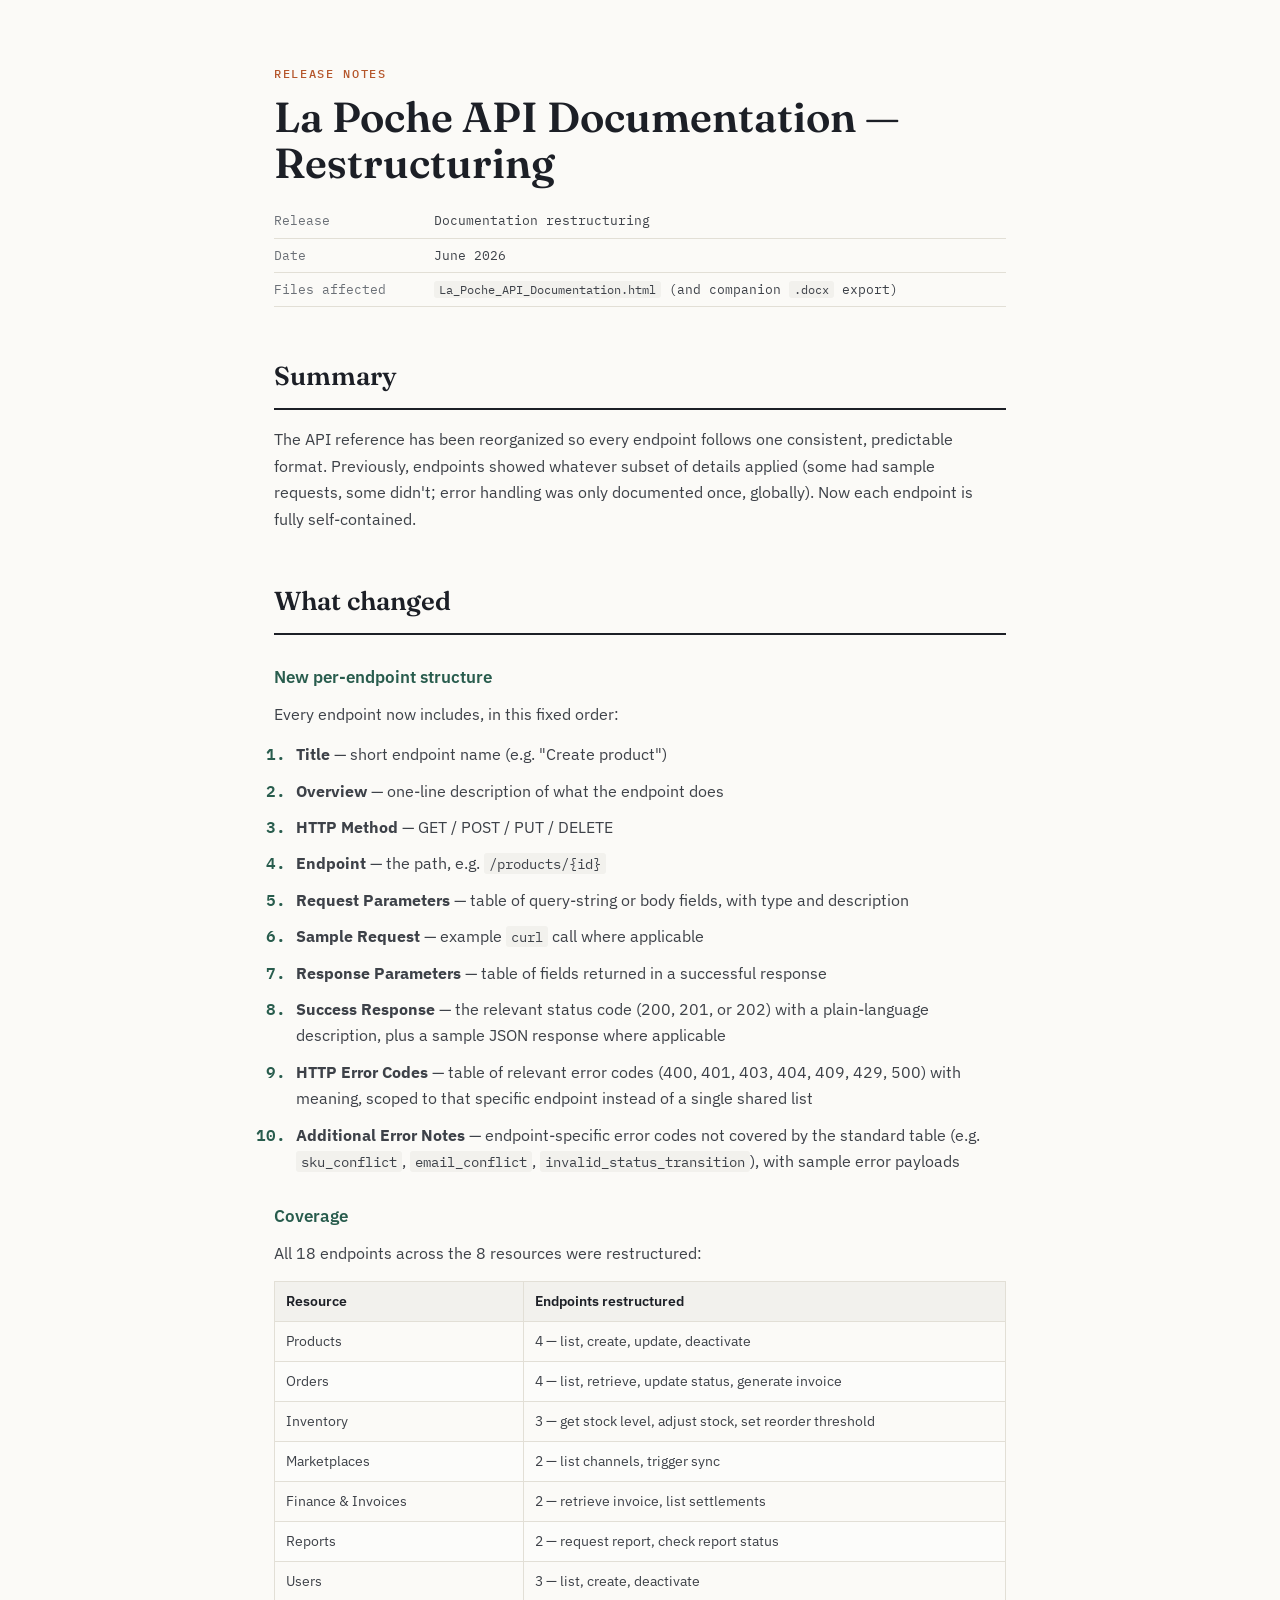
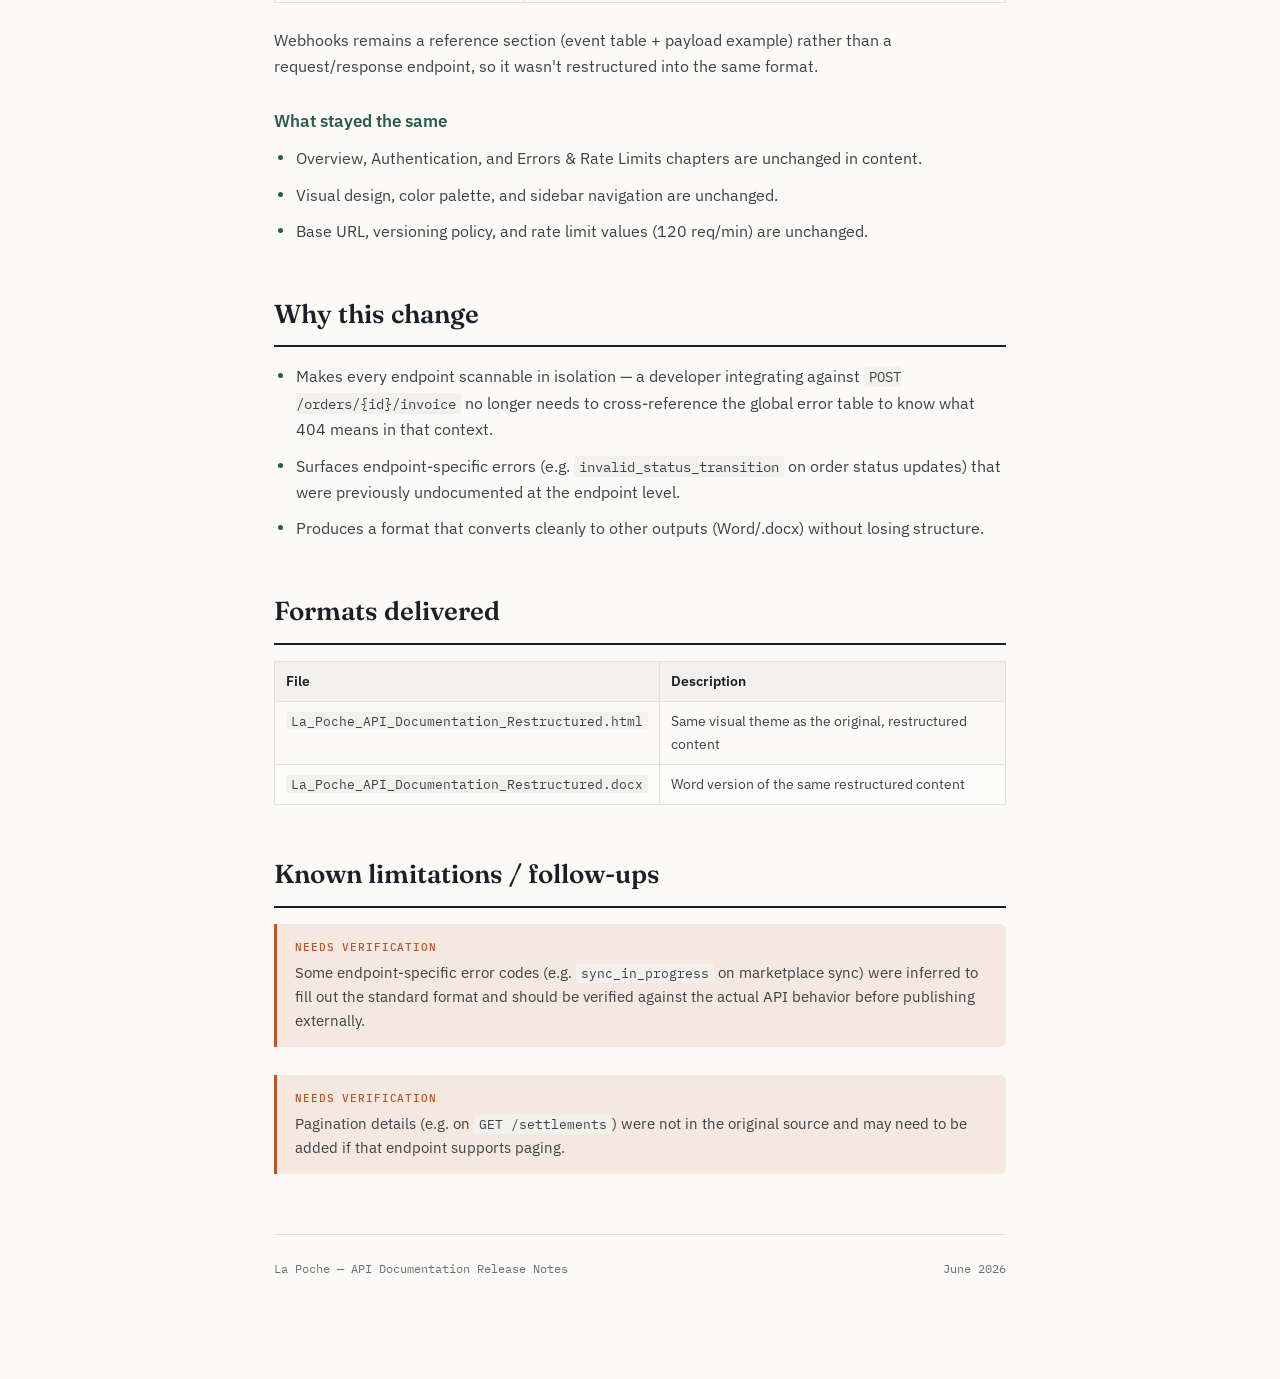
<file: portfolio/work samples/releasenotes.html>
<!DOCTYPE html>
<html lang="en">
<head>
<meta charset="UTF-8">
<meta name="viewport" content="width=device-width, initial-scale=1.0">
<title>La Poche — API Documentation Release Notes</title>
<link rel="preconnect" href="https://fonts.googleapis.com">
<link rel="preconnect" href="https://fonts.gstatic.com" crossorigin>
<link href="https://fonts.googleapis.com/css2?family=Fraunces:opsz,wght@9..144,400;9..144,500;9..144,600&family=IBM+Plex+Sans:wght@400;500;600&family=IBM+Plex+Mono:wght@400;500&display=swap" rel="stylesheet">
<style>
  :root{
    --ink:#1C1F26; --teal:#285C4D; --teal-bg:#E7EFE9; --rust:#B5562B; --rust-bg:#F5E8E0;
    --muted:#6B7077; --paper:#FBFAF7; --paper-raised:#FFFFFF; --border:#E2DFD6; --border-strong:#CFCBBF;
    --code-bg:#1C1F26; --code-text:#E8E6DF;
  }
  *{box-sizing:border-box;}
  body{margin:0;background:var(--paper);color:var(--ink);font-family:"IBM Plex Sans",Arial,sans-serif;font-size:16px;line-height:1.65;}
  a{color:var(--teal);}
  code{font-family:"IBM Plex Mono",monospace;font-size:.9em;background:#F2F1ED;padding:1px 5px;border-radius:3px;}
  main{max-width:780px;margin:0 auto;padding:64px 24px 100px;}

  .tag{font-family:"IBM Plex Mono",monospace;font-size:12px;letter-spacing:.14em;color:var(--rust);font-weight:500;}
  h1.doc-title{font-family:"Fraunces",serif;font-size:42px;font-weight:600;margin:10px 0 18px;line-height:1.1;}

  .meta-table{width:100%;border-collapse:collapse;margin:0 0 40px;font-family:"IBM Plex Mono",monospace;font-size:13px;}
  .meta-table td{padding:6px 0;border-bottom:1px solid var(--border);color:#3D4148;}
  .meta-table td:first-child{color:var(--muted);width:160px;}

  h2{font-family:"Fraunces",serif;font-size:26px;font-weight:600;margin:48px 0 16px;padding-bottom:10px;border-bottom:2px solid var(--ink);}
  h3{font-size:17px;font-weight:600;color:var(--teal);margin:28px 0 10px;}
  p{margin:0 0 14px;color:#3D4148;}

  ul.bullets{margin:0 0 18px;padding-left:0;list-style:none;}
  ul.bullets li{position:relative;padding-left:22px;margin-bottom:10px;color:#3D4148;}
  ul.bullets li::before{content:"";position:absolute;left:4px;top:10px;width:5px;height:5px;border-radius:50%;background:var(--teal);}

  ol.steps{margin:0 0 18px;padding-left:22px;}
  ol.steps li{margin-bottom:10px;color:#3D4148;}
  ol.steps li::marker{font-family:"IBM Plex Mono",monospace;color:var(--teal);font-weight:600;}

  .callout{border-left:3px solid var(--teal);background:var(--teal-bg);padding:14px 18px;border-radius:0 6px 6px 0;margin:8px 0 28px;}
  .callout.warn{border-left-color:var(--rust);background:var(--rust-bg);}
  .callout .label{font-family:"IBM Plex Mono",monospace;font-size:11px;font-weight:500;letter-spacing:.08em;color:var(--teal);margin-bottom:5px;}
  .callout.warn .label{color:var(--rust);}
  .callout p{margin:0;font-size:14.5px;color:#3D4148;}

  table.file-table{width:100%;border-collapse:collapse;margin:0 0 24px;font-size:14px;}
  table.file-table thead th{text-align:left;background:#F2F1ED;font-weight:600;padding:8px 11px;border:1px solid var(--border);}
  table.file-table tbody td{padding:8px 11px;border:1px solid var(--border);color:#3D4148;vertical-align:top;}
  table.file-table tbody tr:nth-child(even){background:#FCFCFA;}

  .changelist{border:1px solid var(--border);border-radius:8px;padding:18px 22px;margin:0 0 18px;background:var(--paper-raised);}
  .changelist .num{display:inline-block;font-family:"IBM Plex Mono",monospace;font-size:11px;color:var(--paper);background:var(--teal);border-radius:50%;width:20px;height:20px;line-height:20px;text-align:center;margin-right:8px;}

  footer{border-top:1px solid var(--border);margin-top:60px;padding-top:24px;font-family:"IBM Plex Mono",monospace;font-size:12px;color:var(--muted);display:flex;justify-content:space-between;}
</style>
</head>
<body>
<main>

  <div class="tag">RELEASE NOTES</div>
  <h1 class="doc-title">La Poche API Documentation — Restructuring</h1>

  <table class="meta-table">
    <tr><td>Release</td><td>Documentation restructuring</td></tr>
    <tr><td>Date</td><td>June 2026</td></tr>
    <tr><td>Files affected</td><td><code>La_Poche_API_Documentation.html</code> (and companion <code>.docx</code> export)</td></tr>
  </table>

  <h2>Summary</h2>
  <p>The API reference has been reorganized so every endpoint follows one consistent, predictable format. Previously, endpoints showed whatever subset of details applied (some had sample requests, some didn't; error handling was only documented once, globally). Now each endpoint is fully self-contained.</p>

  <h2>What changed</h2>

  <h3>New per-endpoint structure</h3>
  <p>Every endpoint now includes, in this fixed order:</p>
  <ol class="steps">
    <li><strong>Title</strong> — short endpoint name (e.g. "Create product")</li>
    <li><strong>Overview</strong> — one-line description of what the endpoint does</li>
    <li><strong>HTTP Method</strong> — GET / POST / PUT / DELETE</li>
    <li><strong>Endpoint</strong> — the path, e.g. <code>/products/{id}</code></li>
    <li><strong>Request Parameters</strong> — table of query-string or body fields, with type and description</li>
    <li><strong>Sample Request</strong> — example <code>curl</code> call where applicable</li>
    <li><strong>Response Parameters</strong> — table of fields returned in a successful response</li>
    <li><strong>Success Response</strong> — the relevant status code (200, 201, or 202) with a plain-language description, plus a sample JSON response where applicable</li>
    <li><strong>HTTP Error Codes</strong> — table of relevant error codes (400, 401, 403, 404, 409, 429, 500) with meaning, scoped to that specific endpoint instead of a single shared list</li>
    <li><strong>Additional Error Notes</strong> — endpoint-specific error codes not covered by the standard table (e.g. <code>sku_conflict</code>, <code>email_conflict</code>, <code>invalid_status_transition</code>), with sample error payloads</li>
  </ol>

  <h3>Coverage</h3>
  <p>All 18 endpoints across the 8 resources were restructured:</p>
  <table class="file-table">
    <thead><tr><th style="width:34%">Resource</th><th>Endpoints restructured</th></tr></thead>
    <tbody>
      <tr><td>Products</td><td>4 — list, create, update, deactivate</td></tr>
      <tr><td>Orders</td><td>4 — list, retrieve, update status, generate invoice</td></tr>
      <tr><td>Inventory</td><td>3 — get stock level, adjust stock, set reorder threshold</td></tr>
      <tr><td>Marketplaces</td><td>2 — list channels, trigger sync</td></tr>
      <tr><td>Finance &amp; Invoices</td><td>2 — retrieve invoice, list settlements</td></tr>
      <tr><td>Reports</td><td>2 — request report, check report status</td></tr>
      <tr><td>Users</td><td>3 — list, create, deactivate</td></tr>
    </tbody>
  </table>
  <p>Webhooks remains a reference section (event table + payload example) rather than a request/response endpoint, so it wasn't restructured into the same format.</p>

  <h3>What stayed the same</h3>
  <ul class="bullets">
    <li>Overview, Authentication, and Errors &amp; Rate Limits chapters are unchanged in content.</li>
    <li>Visual design, color palette, and sidebar navigation are unchanged.</li>
    <li>Base URL, versioning policy, and rate limit values (120 req/min) are unchanged.</li>
  </ul>

  <h2>Why this change</h2>
  <ul class="bullets">
    <li>Makes every endpoint scannable in isolation — a developer integrating against <code>POST /orders/{id}/invoice</code> no longer needs to cross-reference the global error table to know what 404 means in that context.</li>
    <li>Surfaces endpoint-specific errors (e.g. <code>invalid_status_transition</code> on order status updates) that were previously undocumented at the endpoint level.</li>
    <li>Produces a format that converts cleanly to other outputs (Word/.docx) without losing structure.</li>
  </ul>

  <h2>Formats delivered</h2>
  <table class="file-table">
    <thead><tr><th style="width:50%">File</th><th>Description</th></tr></thead>
    <tbody>
      <tr><td><code>La_Poche_API_Documentation_Restructured.html</code></td><td>Same visual theme as the original, restructured content</td></tr>
      <tr><td><code>La_Poche_API_Documentation_Restructured.docx</code></td><td>Word version of the same restructured content</td></tr>
    </tbody>
  </table>

  <h2>Known limitations / follow-ups</h2>
  <div class="callout warn">
    <div class="label">NEEDS VERIFICATION</div>
    <p>Some endpoint-specific error codes (e.g. <code>sync_in_progress</code> on marketplace sync) were inferred to fill out the standard format and should be verified against the actual API behavior before publishing externally.</p>
  </div>
  <div class="callout warn">
    <div class="label">NEEDS VERIFICATION</div>
    <p>Pagination details (e.g. on <code>GET /settlements</code>) were not in the original source and may need to be added if that endpoint supports paging.</p>
  </div>

  <footer>
    <span>La Poche — API Documentation Release Notes</span>
    <span>June 2026</span>
  </footer>

</main>
</body>
</html>
</file>
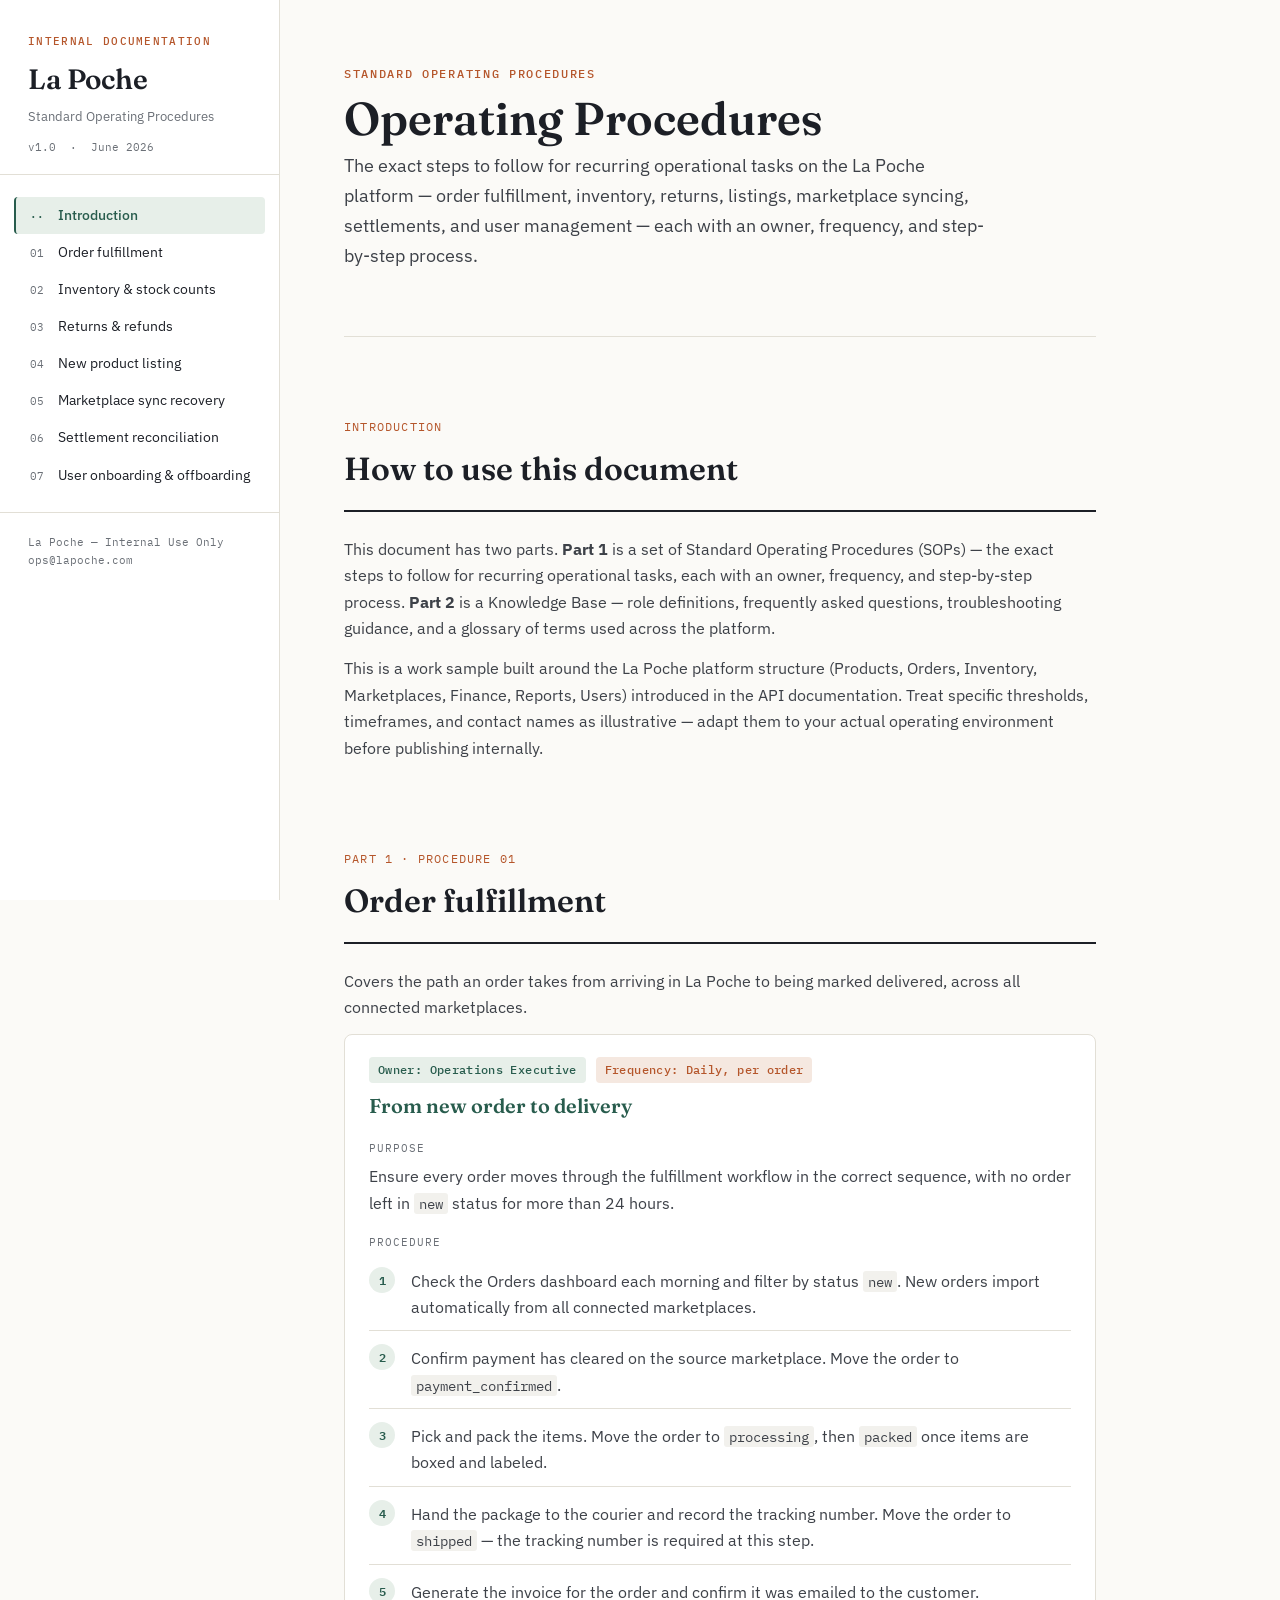
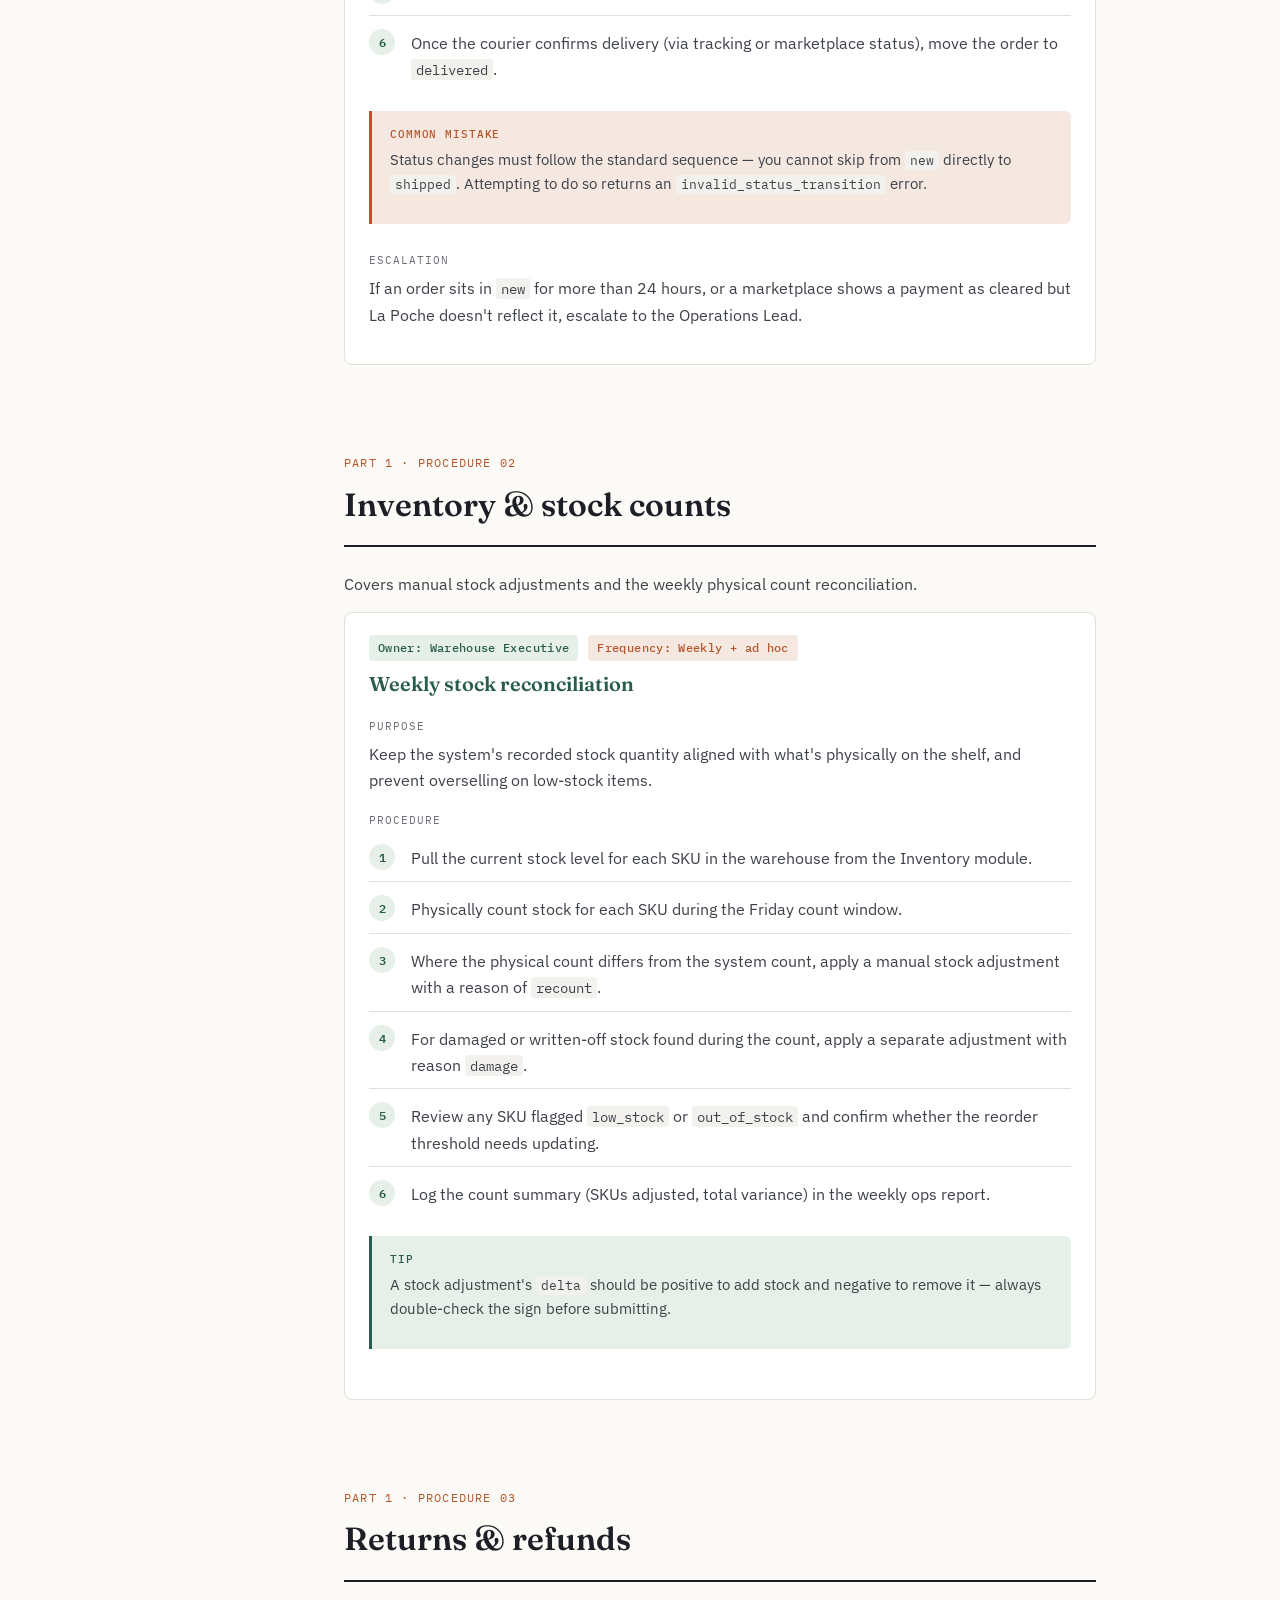
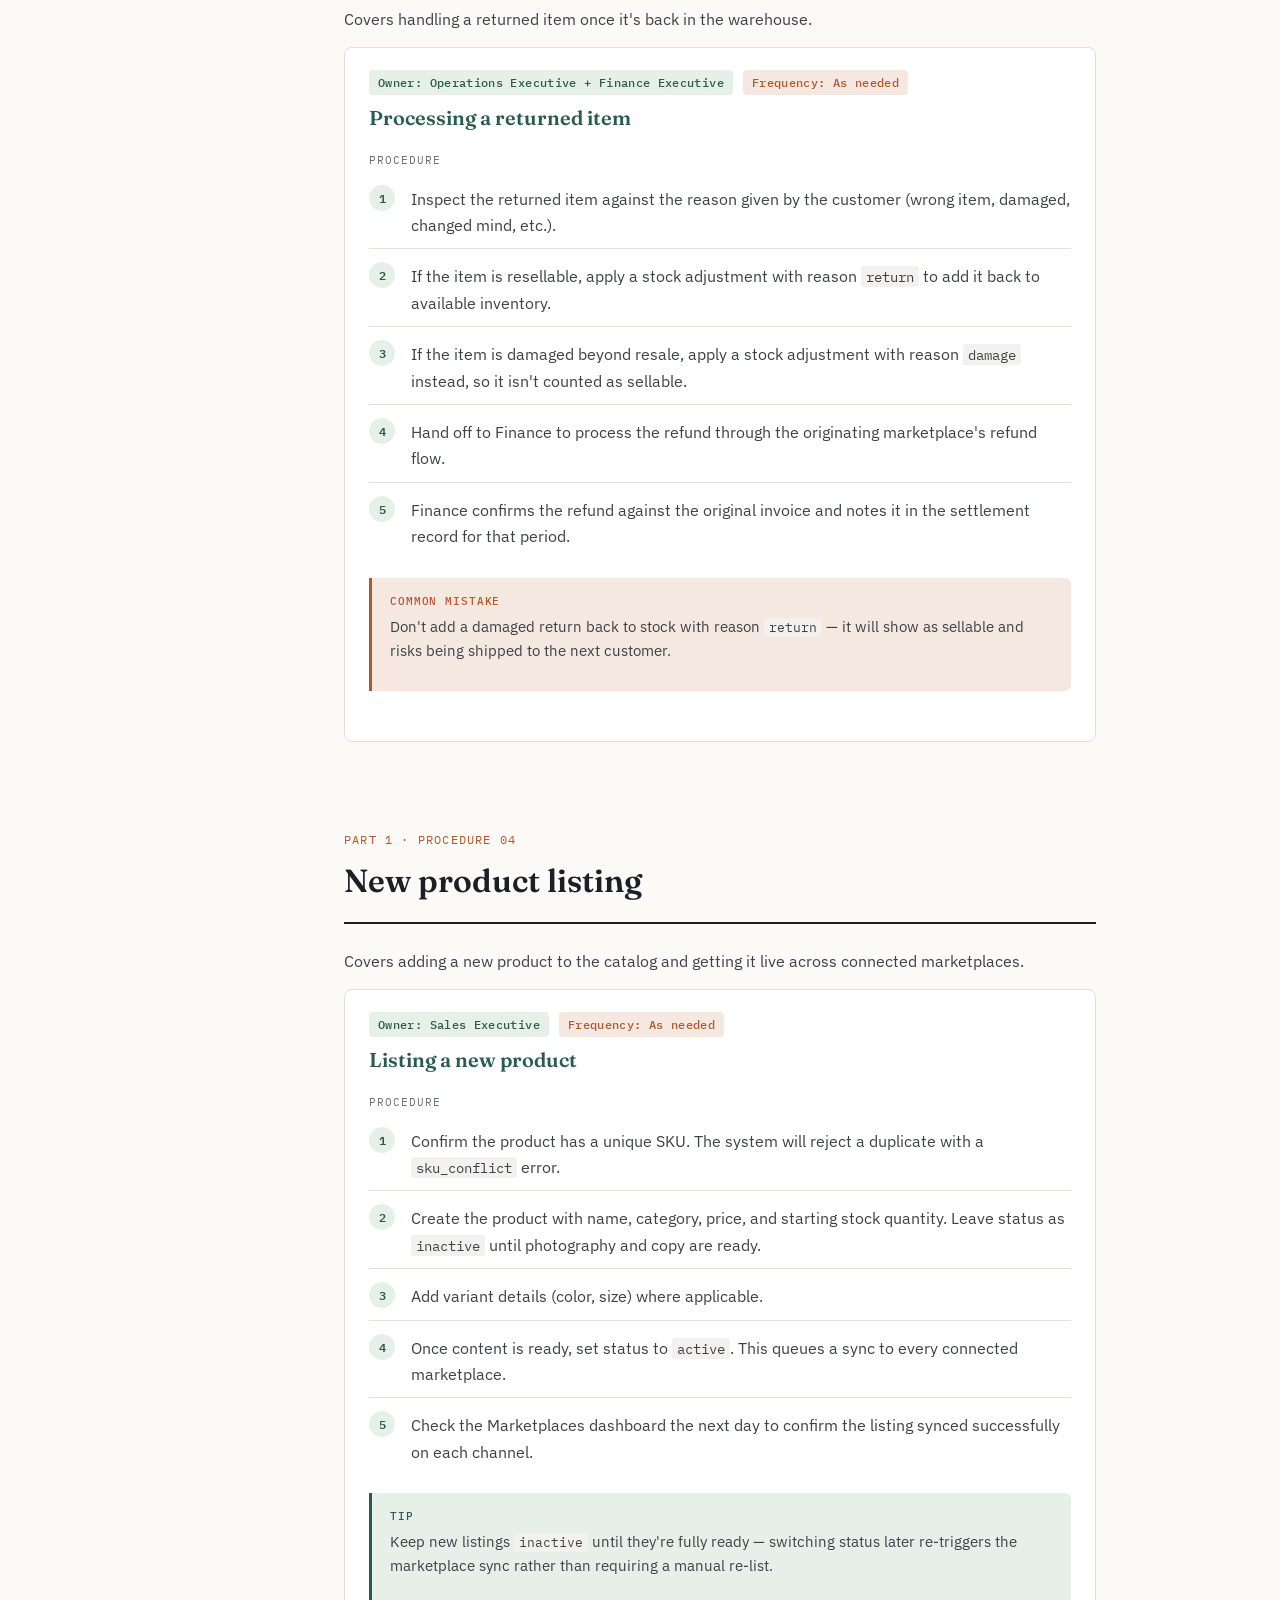
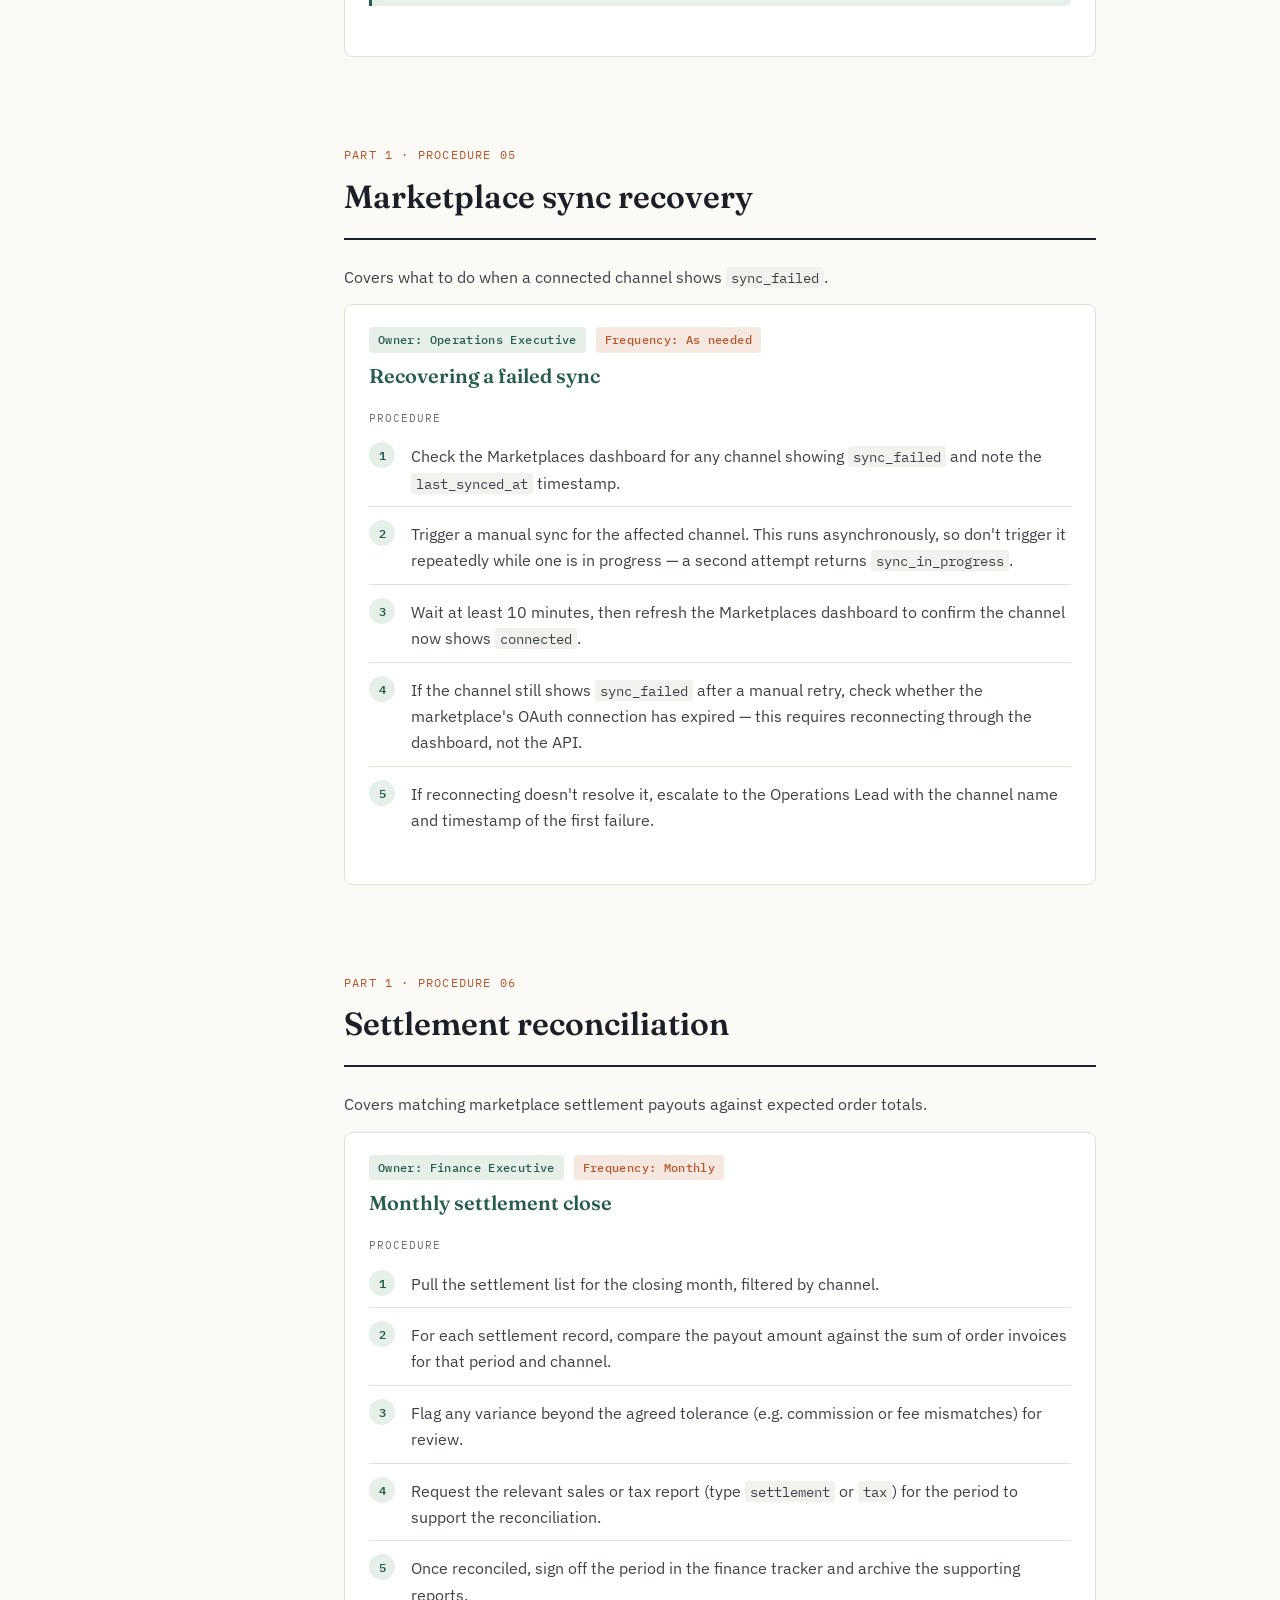
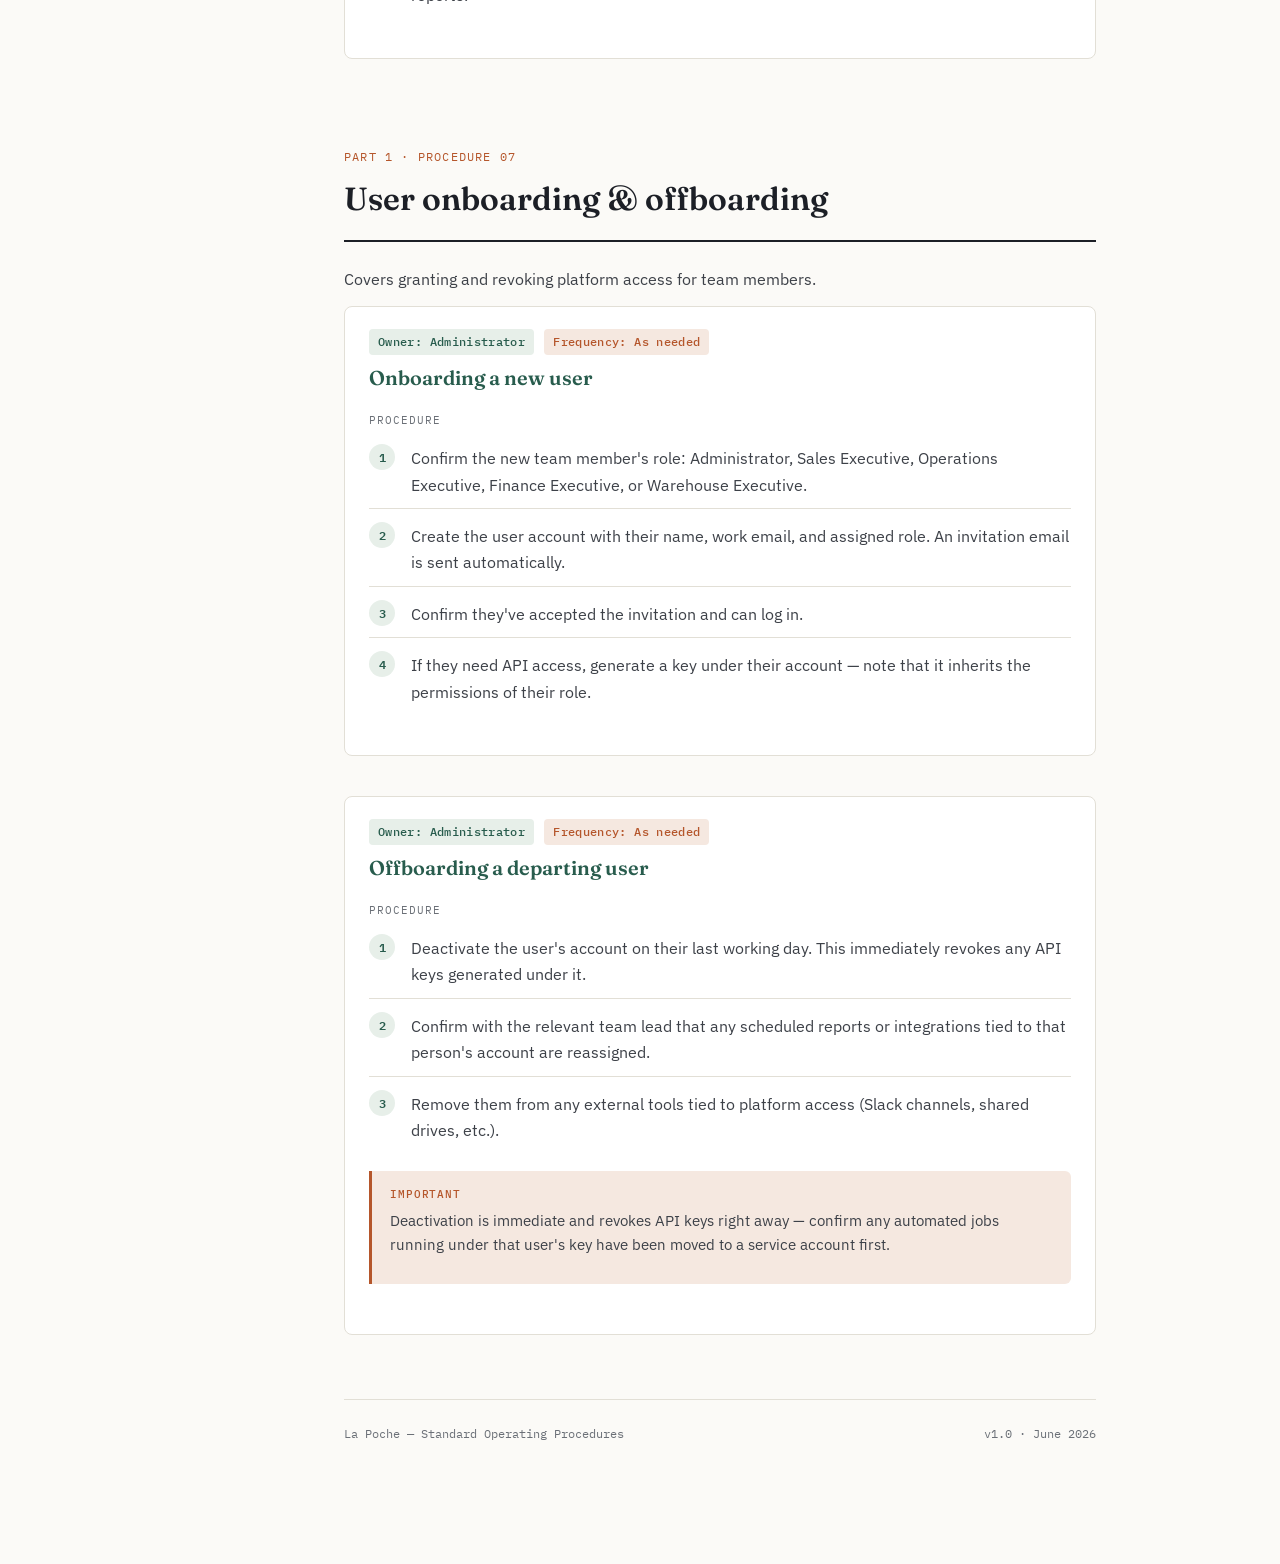
<file: portfolio/work samples/Sop.html>
<!DOCTYPE html>
<html lang="en">
<head>
<meta charset="UTF-8">
<meta name="viewport" content="width=device-width, initial-scale=1.0">
<title>La Poche — Standard Operating Procedures</title>
<link rel="preconnect" href="https://fonts.googleapis.com">
<link rel="preconnect" href="https://fonts.gstatic.com" crossorigin>
<link href="https://fonts.googleapis.com/css2?family=Fraunces:opsz,wght@9..144,400;9..144,500;9..144,600&family=IBM+Plex+Sans:wght@400;500;600&family=IBM+Plex+Mono:wght@400;500&display=swap" rel="stylesheet">
<style>
  :root{
    --ink:#1C1F26; --teal:#285C4D; --teal-bg:#E7EFE9; --rust:#B5562B; --rust-bg:#F5E8E0;
    --muted:#6B7077; --paper:#FBFAF7; --paper-raised:#FFFFFF; --border:#E2DFD6; --border-strong:#CFCBBF;
    --code-bg:#1C1F26; --code-text:#E8E6DF; --gutter-w:280px;
  }
  *{box-sizing:border-box;}
  html{scroll-behavior:smooth;}
  body{margin:0;background:var(--paper);color:var(--ink);font-family:"IBM Plex Sans",Arial,sans-serif;font-size:16px;line-height:1.65;}
  a{color:var(--teal);}
  code{font-family:"IBM Plex Mono",monospace;font-size:.9em;background:#F2F1ED;padding:1px 5px;border-radius:3px;}
  .shell{display:grid;grid-template-columns:var(--gutter-w) 1fr;min-height:100vh;}
  .sidebar{position:sticky;top:0;height:100vh;overflow-y:auto;background:var(--paper-raised);border-right:1px solid var(--border);padding:32px 0 40px;}
  .brand{padding:0 28px 18px;border-bottom:1px solid var(--border);margin-bottom:8px;}
  .brand .eyebrow{font-family:"IBM Plex Mono",monospace;font-size:11px;letter-spacing:.12em;color:var(--rust);font-weight:500;}
  .brand h1{font-family:"Fraunces",serif;font-size:28px;font-weight:600;margin:6px 0 4px;}
  .brand .sub{font-size:13px;color:var(--muted);}
  .brand .meta{margin-top:10px;font-family:"IBM Plex Mono",monospace;font-size:11px;color:var(--muted);}
  nav.toc{padding:14px 14px 0;}
  nav.toc .group-label{font-family:"IBM Plex Mono",monospace;font-size:10.5px;letter-spacing:.1em;color:var(--muted);padding:14px 14px 6px;}
  nav.toc a{display:flex;gap:10px;align-items:baseline;text-decoration:none;color:var(--ink);padding:7px 14px;border-radius:4px;font-size:14px;border-left:2px solid transparent;}
  nav.toc a:hover{background:var(--teal-bg);}
  nav.toc a.active{background:var(--teal-bg);border-left:2px solid var(--teal);color:var(--teal);font-weight:500;}
  nav.toc .num{font-family:"IBM Plex Mono",monospace;font-size:11px;color:var(--muted);min-width:18px;}
  nav.toc a.active .num{color:var(--teal);}
  .sidebar-footer{padding:20px 28px 0;margin-top:18px;border-top:1px solid var(--border);font-family:"IBM Plex Mono",monospace;font-size:11px;color:var(--muted);}
  main{padding:64px 64px 120px;max-width:880px;}
  .cover{padding-bottom:48px;margin-bottom:56px;border-bottom:1px solid var(--border);}
  .cover .tag{font-family:"IBM Plex Mono",monospace;font-size:12px;letter-spacing:.14em;color:var(--rust);font-weight:500;}
  .cover h1{font-family:"Fraunces",serif;font-size:46px;font-weight:600;margin:10px 0 8px;line-height:1.08;}
  .cover .lede{font-size:18px;color:#3D4148;margin:0 0 18px;max-width:640px;}
  section.chapter{padding-top:24px;margin-bottom:64px;scroll-margin-top:32px;}
  section.chapter .chapter-eyebrow{font-family:"IBM Plex Mono",monospace;font-size:12px;color:var(--rust);letter-spacing:.1em;margin-bottom:6px;}
  section.chapter h1{font-family:"Fraunces",serif;font-size:32px;font-weight:600;margin:0 0 24px;padding-bottom:14px;border-bottom:2px solid var(--ink);}
  section.chapter h2{font-size:21px;font-weight:600;margin:36px 0 12px;}
  section.chapter h3{font-size:16px;font-weight:600;color:var(--teal);margin:22px 0 8px;}
  section.chapter p{margin:0 0 14px;color:#3D4148;}
  ul.bullets{margin:0 0 16px;padding-left:0;list-style:none;}
  ul.bullets li{position:relative;padding-left:20px;margin-bottom:8px;color:#3D4148;}
  ul.bullets li::before{content:"";position:absolute;left:4px;top:10px;width:5px;height:5px;border-radius:50%;background:var(--teal);}
  ol.steps{margin:0 0 18px;padding-left:0;list-style:none;counter-reset:step;}
  ol.steps li{position:relative;padding:10px 0 10px 42px;margin-bottom:4px;color:#3D4148;border-bottom:1px solid var(--border);counter-increment:step;}
  ol.steps li:last-child{border-bottom:none;}
  ol.steps li::before{content:counter(step);position:absolute;left:0;top:9px;width:26px;height:26px;border-radius:50%;background:var(--teal-bg);color:var(--teal);font-family:"IBM Plex Mono",monospace;font-size:12px;font-weight:600;text-align:center;line-height:26px;}
  table{width:100%;border-collapse:collapse;margin:0 0 22px;font-size:14px;}
  thead th{text-align:left;background:#F2F1ED;font-weight:600;padding:8px 11px;border:1px solid var(--border);}
  tbody td{padding:8px 11px;border:1px solid var(--border);color:#3D4148;vertical-align:top;}
  tbody tr:nth-child(even){background:#FCFCFA;}

  /* SOP card */
  .sop{margin:0 0 40px;padding:22px 24px;background:var(--paper-raised);border:1px solid var(--border);border-radius:8px;}
  .sop-head{display:flex;align-items:center;gap:10px;margin-bottom:4px;flex-wrap:wrap;}
  .sop-num{font-family:"IBM Plex Mono",monospace;font-size:11px;color:var(--muted);}
  .pill{font-family:"IBM Plex Mono",monospace;font-size:12px;font-weight:500;padding:3px 9px;border-radius:4px;letter-spacing:.03em;}
  .pill.role{color:var(--teal);background:var(--teal-bg);}
  .pill.freq{color:var(--rust);background:var(--rust-bg);}
  .sop h3.title{font-family:"Fraunces",serif;font-size:20px;font-weight:600;margin:6px 0 14px;}
  .field-row{display:flex;gap:18px;margin:0 0 16px;flex-wrap:wrap;}
  .field{flex:1 1 200px;}
  .field .k{font-family:"IBM Plex Mono",monospace;font-size:10.5px;letter-spacing:.1em;color:var(--muted);text-transform:uppercase;margin-bottom:4px;}
  .field .v{font-size:14.5px;color:#3D4148;}
  .blocklabel{font-family:"IBM Plex Mono",monospace;font-size:10.5px;letter-spacing:.1em;color:var(--muted);margin:18px 0 6px;text-transform:uppercase;}
  .blocklabel:first-of-type{margin-top:6px;}

  .callout{border-left:3px solid var(--teal);background:var(--teal-bg);padding:14px 18px;border-radius:0 6px 6px 0;margin:8px 0 28px;}
  .callout.warn{border-left-color:var(--rust);background:var(--rust-bg);}
  .callout .label{font-family:"IBM Plex Mono",monospace;font-size:11px;font-weight:500;letter-spacing:.08em;color:var(--teal);margin-bottom:5px;}
  .callout.warn .label{color:var(--rust);}
  .callout p{margin:0;font-size:14.5px;color:#3D4148;}

  /* KB / FAQ accordion */
  .faq{border:1px solid var(--border);border-radius:8px;margin-bottom:10px;background:var(--paper-raised);overflow:hidden;}
  .faq summary{list-style:none;cursor:pointer;padding:14px 18px;font-weight:600;font-size:15px;display:flex;justify-content:space-between;align-items:center;gap:10px;}
  .faq summary::-webkit-details-marker{display:none;}
  .faq summary::after{content:"+";font-family:"IBM Plex Mono",monospace;color:var(--teal);font-size:18px;flex-shrink:0;}
  .faq[open] summary::after{content:"–";}
  .faq .faq-body{padding:0 18px 16px;color:#3D4148;font-size:14.5px;border-top:1px solid var(--border);padding-top:12px;}
  .faq[open] summary{border-bottom:1px solid var(--border);}

  .glossary dt{font-family:"IBM Plex Mono",monospace;font-weight:600;color:var(--teal);margin-top:14px;}
  .glossary dd{margin:4px 0 0;color:#3D4148;}

  footer.guide-footer{border-top:1px solid var(--border);margin-top:60px;padding-top:24px;font-family:"IBM Plex Mono",monospace;font-size:12px;color:var(--muted);display:flex;justify-content:space-between;}

  @media (max-width: 880px) {

      nav.toc {
        display: flex;
        overflow-x: auto;
        gap: 8px;
        padding: 12px;
      }

      nav.toc a {
        white-space: nowrap;
        min-width: max-content;
      }

      .shell {
        display: block;
      }

      .sidebar {
        position: relative;
        width: 100%;
        height: auto;
        border-right: none;
        border-bottom: 1px solid var(--border);
      }

      main {
        width: 100%;
        max-width: 100%;
        padding: 20px;
        margin: 0;
      }

      .cover h1 {
        font-size: 38px;
      }

      section.chapter h1 {
        font-size: 28px;
      }

      table {
        display: block;
        overflow-x: auto;
        white-space: nowrap;
      }

      footer.guide-footer {
        flex-direction: column;
        gap: 8px;
      }
    }
</style>
</head>
<body>
<div class="shell">

  <aside class="sidebar">
    <div class="brand">
      <div class="eyebrow">INTERNAL DOCUMENTATION</div>
      <h1>La Poche</h1>
      <div class="sub">Standard Operating Procedures</div>
      <div class="meta">v1.0 &nbsp;·&nbsp; June 2026</div>
    </div>

    <nav class="toc" id="toc">
      <a href="#intro"><span class="num">··</span><span>Introduction</span></a>
      <a href="#sop-order"><span class="num">01</span><span>Order fulfillment</span></a>
      <a href="#sop-inventory"><span class="num">02</span><span>Inventory &amp; stock counts</span></a>
      <a href="#sop-returns"><span class="num">03</span><span>Returns &amp; refunds</span></a>
      <a href="#sop-listing"><span class="num">04</span><span>New product listing</span></a>
      <a href="#sop-marketplace"><span class="num">05</span><span>Marketplace sync recovery</span></a>
      <a href="#sop-settlement"><span class="num">06</span><span>Settlement reconciliation</span></a>
      <a href="#sop-onboarding"><span class="num">07</span><span>User onboarding &amp; offboarding</span></a>
    </nav>
    <div class="sidebar-footer">
      La Poche — Internal Use Only<br>ops@lapoche.com
    </div>
  </aside>

  <main>

    <div class="cover">
      <div class="tag">STANDARD OPERATING PROCEDURES</div>
      <h1>Operating Procedures</h1>
      <p class="lede">The exact steps to follow for recurring operational tasks on the La Poche platform — order fulfillment, inventory, returns, listings, marketplace syncing, settlements, and user management — each with an owner, frequency, and step-by-step process.</p>
    </div>

    <section class="chapter" id="intro">
      <div class="chapter-eyebrow">INTRODUCTION</div>
      <h1>How to use this document</h1>
      <p>This document has two parts. <strong>Part 1</strong> is a set of Standard Operating Procedures (SOPs) — the exact steps to follow for recurring operational tasks, each with an owner, frequency, and step-by-step process. <strong>Part 2</strong> is a Knowledge Base — role definitions, frequently asked questions, troubleshooting guidance, and a glossary of terms used across the platform.</p>
      <p>This is a work sample built around the La Poche platform structure (Products, Orders, Inventory, Marketplaces, Finance, Reports, Users) introduced in the API documentation. Treat specific thresholds, timeframes, and contact names as illustrative — adapt them to your actual operating environment before publishing internally.</p>
    </section>

    <section class="chapter" id="sop-order">
      <div class="chapter-eyebrow">PART 1 · PROCEDURE 01</div>
      <h1>Order fulfillment</h1>
      <p>Covers the path an order takes from arriving in La Poche to being marked delivered, across all connected marketplaces.</p>

      <div class="sop">
        <div class="sop-head">
          <span class="pill role">Owner: Operations Executive</span>
          <span class="pill freq">Frequency: Daily, per order</span>
        </div>
        <h3 class="title">From new order to delivery</h3>

        <div class="blocklabel">Purpose</div>
        <p>Ensure every order moves through the fulfillment workflow in the correct sequence, with no order left in <code>new</code> status for more than 24 hours.</p>

        <div class="blocklabel">Procedure</div>
        <ol class="steps">
          <li>Check the Orders dashboard each morning and filter by status <code>new</code>. New orders import automatically from all connected marketplaces.</li>
          <li>Confirm payment has cleared on the source marketplace. Move the order to <code>payment_confirmed</code>.</li>
          <li>Pick and pack the items. Move the order to <code>processing</code>, then <code>packed</code> once items are boxed and labeled.</li>
          <li>Hand the package to the courier and record the tracking number. Move the order to <code>shipped</code> — the tracking number is required at this step.</li>
          <li>Generate the invoice for the order and confirm it was emailed to the customer.</li>
          <li>Once the courier confirms delivery (via tracking or marketplace status), move the order to <code>delivered</code>.</li>
        </ol>

        <div class="callout warn">
          <div class="label">COMMON MISTAKE</div>
          <p>Status changes must follow the standard sequence — you cannot skip from <code>new</code> directly to <code>shipped</code>. Attempting to do so returns an <code>invalid_status_transition</code> error.</p>
        </div>

        <div class="blocklabel">Escalation</div>
        <p>If an order sits in <code>new</code> for more than 24 hours, or a marketplace shows a payment as cleared but La Poche doesn't reflect it, escalate to the Operations Lead.</p>
      </div>
    </section>

<section class="chapter" id="sop-inventory">
      <div class="chapter-eyebrow">PART 1 · PROCEDURE 02</div>
      <h1>Inventory &amp; stock counts</h1>
      <p>Covers manual stock adjustments and the weekly physical count reconciliation.</p>

      <div class="sop">
        <div class="sop-head">
          <span class="pill role">Owner: Warehouse Executive</span>
          <span class="pill freq">Frequency: Weekly + ad hoc</span>
        </div>
        <h3 class="title">Weekly stock reconciliation</h3>

        <div class="blocklabel">Purpose</div>
        <p>Keep the system's recorded stock quantity aligned with what's physically on the shelf, and prevent overselling on low-stock items.</p>

        <div class="blocklabel">Procedure</div>
        <ol class="steps">
          <li>Pull the current stock level for each SKU in the warehouse from the Inventory module.</li>
          <li>Physically count stock for each SKU during the Friday count window.</li>
          <li>Where the physical count differs from the system count, apply a manual stock adjustment with a reason of <code>recount</code>.</li>
          <li>For damaged or written-off stock found during the count, apply a separate adjustment with reason <code>damage</code>.</li>
          <li>Review any SKU flagged <code>low_stock</code> or <code>out_of_stock</code> and confirm whether the reorder threshold needs updating.</li>
          <li>Log the count summary (SKUs adjusted, total variance) in the weekly ops report.</li>
        </ol>

        <div class="callout">
          <div class="label">TIP</div>
          <p>A stock adjustment's <code>delta</code> should be positive to add stock and negative to remove it — always double-check the sign before submitting.</p>
        </div>
      </div>
    </section>

<section class="chapter" id="sop-returns">
      <div class="chapter-eyebrow">PART 1 · PROCEDURE 03</div>
      <h1>Returns &amp; refunds</h1>
      <p>Covers handling a returned item once it's back in the warehouse.</p>

      <div class="sop">
        <div class="sop-head">
          <span class="pill role">Owner: Operations Executive + Finance Executive</span>
          <span class="pill freq">Frequency: As needed</span>
        </div>
        <h3 class="title">Processing a returned item</h3>

        <div class="blocklabel">Procedure</div>
        <ol class="steps">
          <li>Inspect the returned item against the reason given by the customer (wrong item, damaged, changed mind, etc.).</li>
          <li>If the item is resellable, apply a stock adjustment with reason <code>return</code> to add it back to available inventory.</li>
          <li>If the item is damaged beyond resale, apply a stock adjustment with reason <code>damage</code> instead, so it isn't counted as sellable.</li>
          <li>Hand off to Finance to process the refund through the originating marketplace's refund flow.</li>
          <li>Finance confirms the refund against the original invoice and notes it in the settlement record for that period.</li>
        </ol>

        <div class="callout warn">
          <div class="label">COMMON MISTAKE</div>
          <p>Don't add a damaged return back to stock with reason <code>return</code> — it will show as sellable and risks being shipped to the next customer.</p>
        </div>
      </div>
    </section>

<section class="chapter" id="sop-listing">
      <div class="chapter-eyebrow">PART 1 · PROCEDURE 04</div>
      <h1>New product listing</h1>
      <p>Covers adding a new product to the catalog and getting it live across connected marketplaces.</p>

      <div class="sop">
        <div class="sop-head">
          <span class="pill role">Owner: Sales Executive</span>
          <span class="pill freq">Frequency: As needed</span>
        </div>
        <h3 class="title">Listing a new product</h3>

        <div class="blocklabel">Procedure</div>
        <ol class="steps">
          <li>Confirm the product has a unique SKU. The system will reject a duplicate with a <code>sku_conflict</code> error.</li>
          <li>Create the product with name, category, price, and starting stock quantity. Leave status as <code>inactive</code> until photography and copy are ready.</li>
          <li>Add variant details (color, size) where applicable.</li>
          <li>Once content is ready, set status to <code>active</code>. This queues a sync to every connected marketplace.</li>
          <li>Check the Marketplaces dashboard the next day to confirm the listing synced successfully on each channel.</li>
        </ol>

        <div class="callout">
          <div class="label">TIP</div>
          <p>Keep new listings <code>inactive</code> until they're fully ready — switching status later re-triggers the marketplace sync rather than requiring a manual re-list.</p>
        </div>
      </div>
    </section>

<section class="chapter" id="sop-marketplace">
      <div class="chapter-eyebrow">PART 1 · PROCEDURE 05</div>
      <h1>Marketplace sync recovery</h1>
      <p>Covers what to do when a connected channel shows <code>sync_failed</code>.</p>

      <div class="sop">
        <div class="sop-head">
          <span class="pill role">Owner: Operations Executive</span>
          <span class="pill freq">Frequency: As needed</span>
        </div>
        <h3 class="title">Recovering a failed sync</h3>

        <div class="blocklabel">Procedure</div>
        <ol class="steps">
          <li>Check the Marketplaces dashboard for any channel showing <code>sync_failed</code> and note the <code>last_synced_at</code> timestamp.</li>
          <li>Trigger a manual sync for the affected channel. This runs asynchronously, so don't trigger it repeatedly while one is in progress — a second attempt returns <code>sync_in_progress</code>.</li>
          <li>Wait at least 10 minutes, then refresh the Marketplaces dashboard to confirm the channel now shows <code>connected</code>.</li>
          <li>If the channel still shows <code>sync_failed</code> after a manual retry, check whether the marketplace's OAuth connection has expired — this requires reconnecting through the dashboard, not the API.</li>
          <li>If reconnecting doesn't resolve it, escalate to the Operations Lead with the channel name and timestamp of the first failure.</li>
        </ol>
      </div>
    </section>

<section class="chapter" id="sop-settlement">
      <div class="chapter-eyebrow">PART 1 · PROCEDURE 06</div>
      <h1>Settlement reconciliation</h1>
      <p>Covers matching marketplace settlement payouts against expected order totals.</p>

      <div class="sop">
        <div class="sop-head">
          <span class="pill role">Owner: Finance Executive</span>
          <span class="pill freq">Frequency: Monthly</span>
        </div>
        <h3 class="title">Monthly settlement close</h3>

        <div class="blocklabel">Procedure</div>
        <ol class="steps">
          <li>Pull the settlement list for the closing month, filtered by channel.</li>
          <li>For each settlement record, compare the payout amount against the sum of order invoices for that period and channel.</li>
          <li>Flag any variance beyond the agreed tolerance (e.g. commission or fee mismatches) for review.</li>
          <li>Request the relevant sales or tax report (type <code>settlement</code> or <code>tax</code>) for the period to support the reconciliation.</li>
          <li>Once reconciled, sign off the period in the finance tracker and archive the supporting reports.</li>
        </ol>
      </div>
    </section>

<section class="chapter" id="sop-onboarding">
      <div class="chapter-eyebrow">PART 1 · PROCEDURE 07</div>
      <h1>User onboarding &amp; offboarding</h1>
      <p>Covers granting and revoking platform access for team members.</p>

      <div class="sop">
        <div class="sop-head">
          <span class="pill role">Owner: Administrator</span>
          <span class="pill freq">Frequency: As needed</span>
        </div>
        <h3 class="title">Onboarding a new user</h3>
        <div class="blocklabel">Procedure</div>
        <ol class="steps">
          <li>Confirm the new team member's role: Administrator, Sales Executive, Operations Executive, Finance Executive, or Warehouse Executive.</li>
          <li>Create the user account with their name, work email, and assigned role. An invitation email is sent automatically.</li>
          <li>Confirm they've accepted the invitation and can log in.</li>
          <li>If they need API access, generate a key under their account — note that it inherits the permissions of their role.</li>
        </ol>
      </div>

      <div class="sop">
        <div class="sop-head">
          <span class="pill role">Owner: Administrator</span>
          <span class="pill freq">Frequency: As needed</span>
        </div>
        <h3 class="title">Offboarding a departing user</h3>
        <div class="blocklabel">Procedure</div>
        <ol class="steps">
          <li>Deactivate the user's account on their last working day. This immediately revokes any API keys generated under it.</li>
          <li>Confirm with the relevant team lead that any scheduled reports or integrations tied to that person's account are reassigned.</li>
          <li>Remove them from any external tools tied to platform access (Slack channels, shared drives, etc.).</li>
        </ol>
        <div class="callout warn">
          <div class="label">IMPORTANT</div>
          <p>Deactivation is immediate and revokes API keys right away — confirm any automated jobs running under that user's key have been moved to a service account first.</p>
        </div>
      </div>
    </section>

    <footer class="guide-footer">
      <span>La Poche — Standard Operating Procedures</span>
      <span>v1.0 · June 2026</span>
    </footer>

  </main>
</div>

<script>
  const links = document.querySelectorAll('nav.toc a');
  const sections = document.querySelectorAll('section.chapter');
  const setActive = () => {
    let current = sections[0].id;
    const scrollPos = window.scrollY + 120;
    sections.forEach(sec => { if (sec.offsetTop <= scrollPos) current = sec.id; });
    links.forEach(l => l.classList.toggle('active', l.getAttribute('href') === '#' + current));
  };
  window.addEventListener('scroll', setActive);
  setActive();
</script>
</body>
</html>
</file>
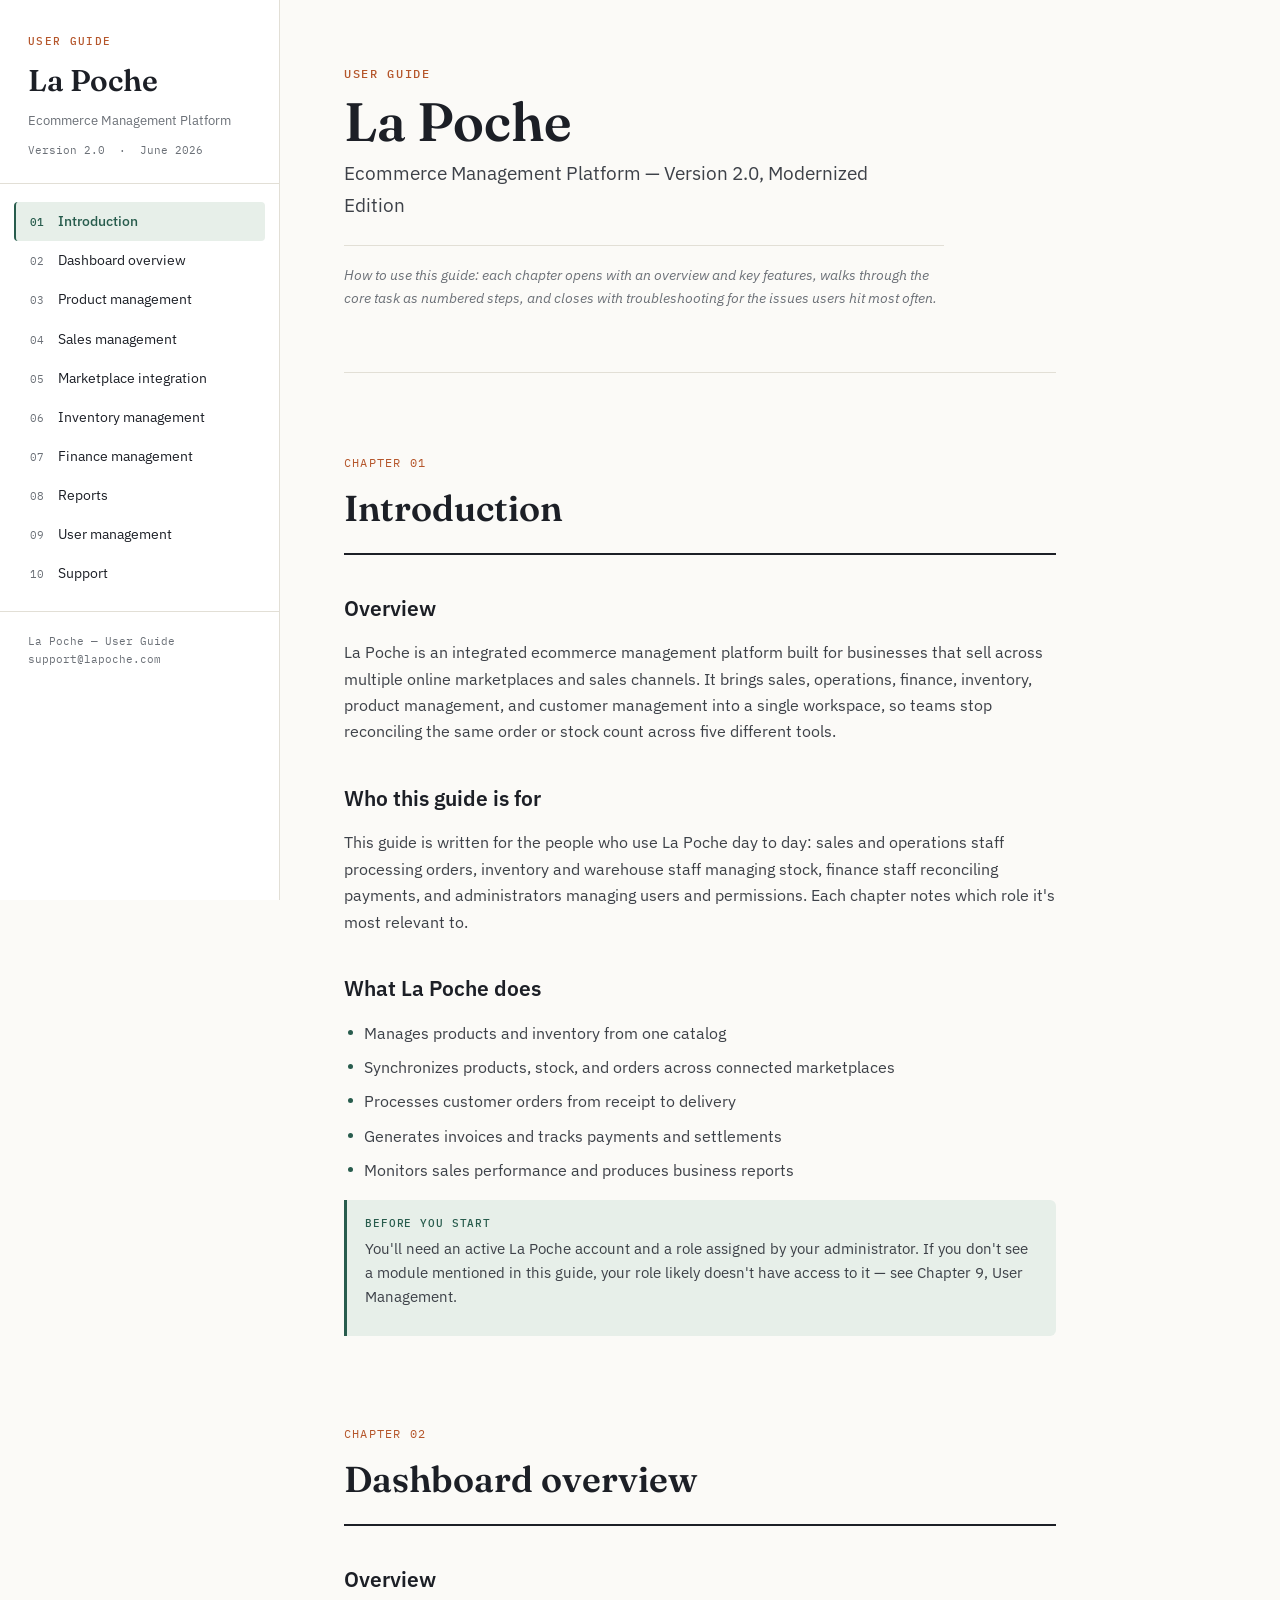
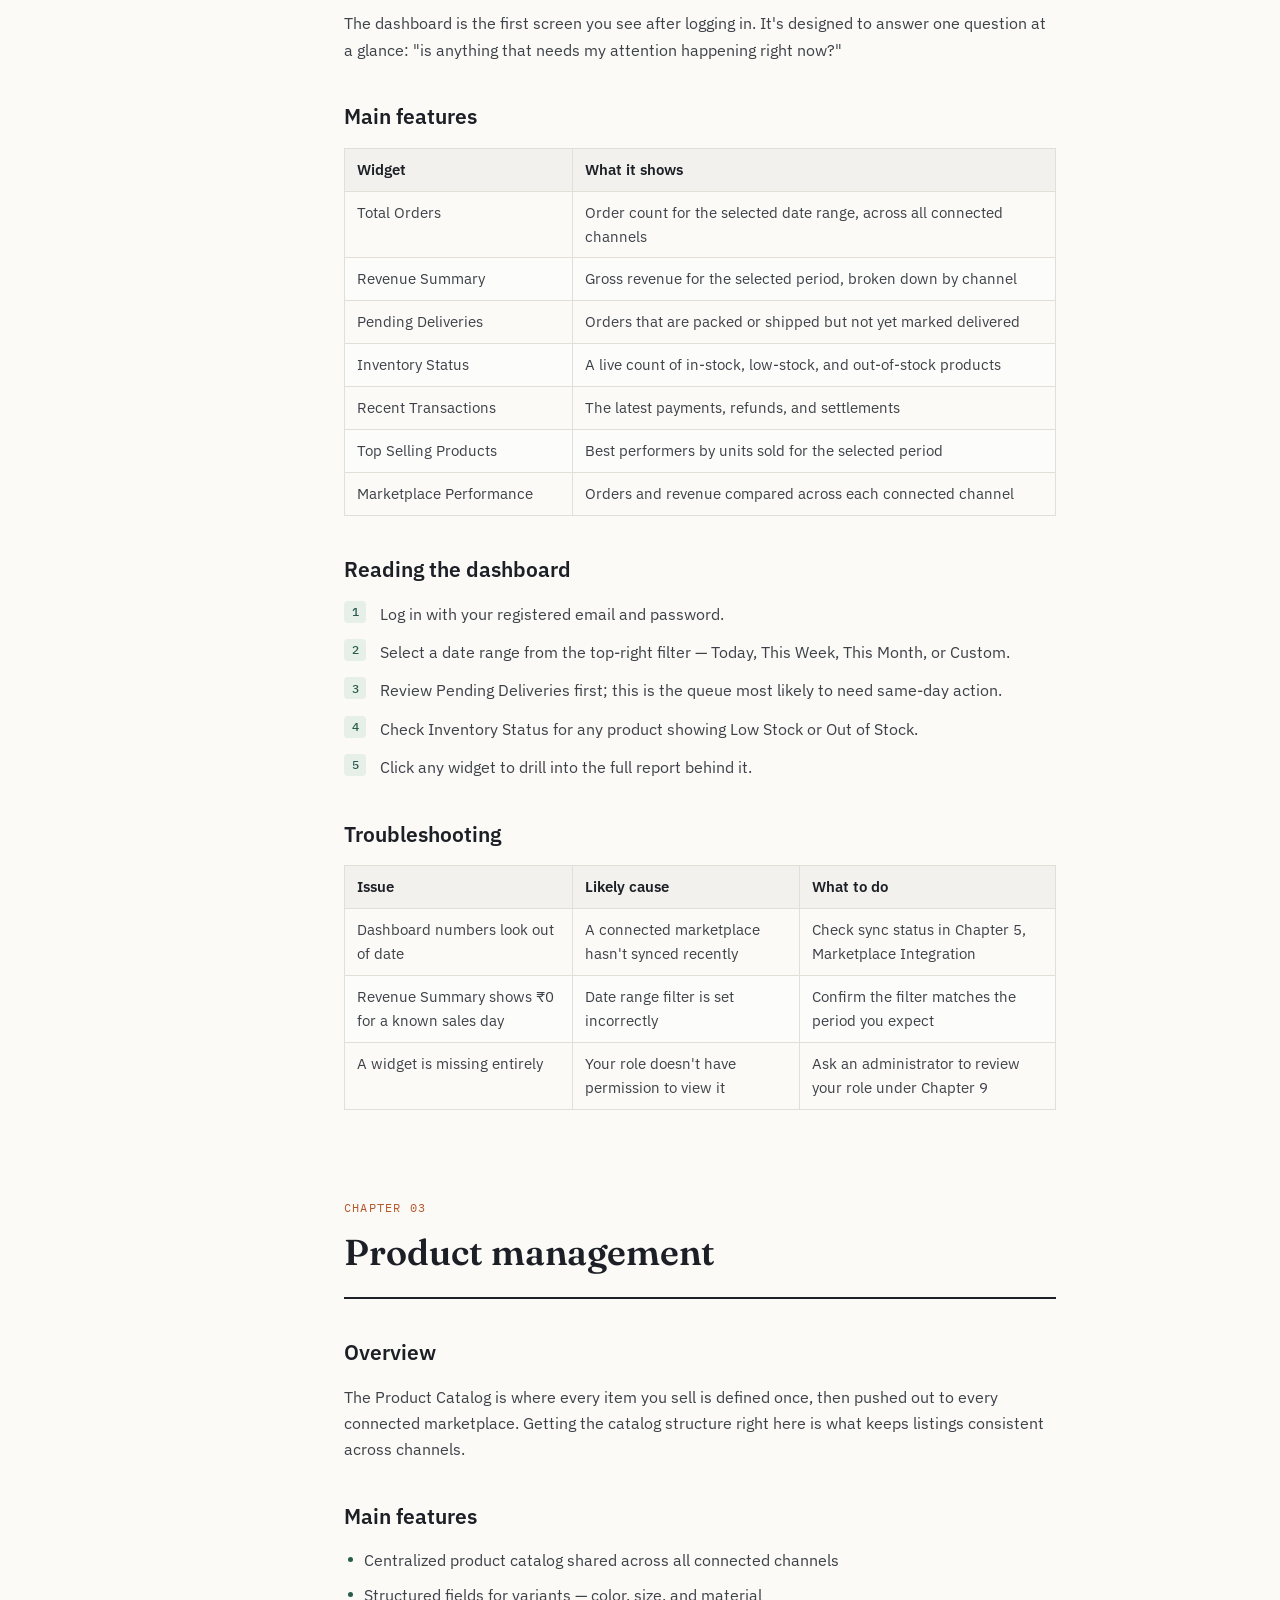
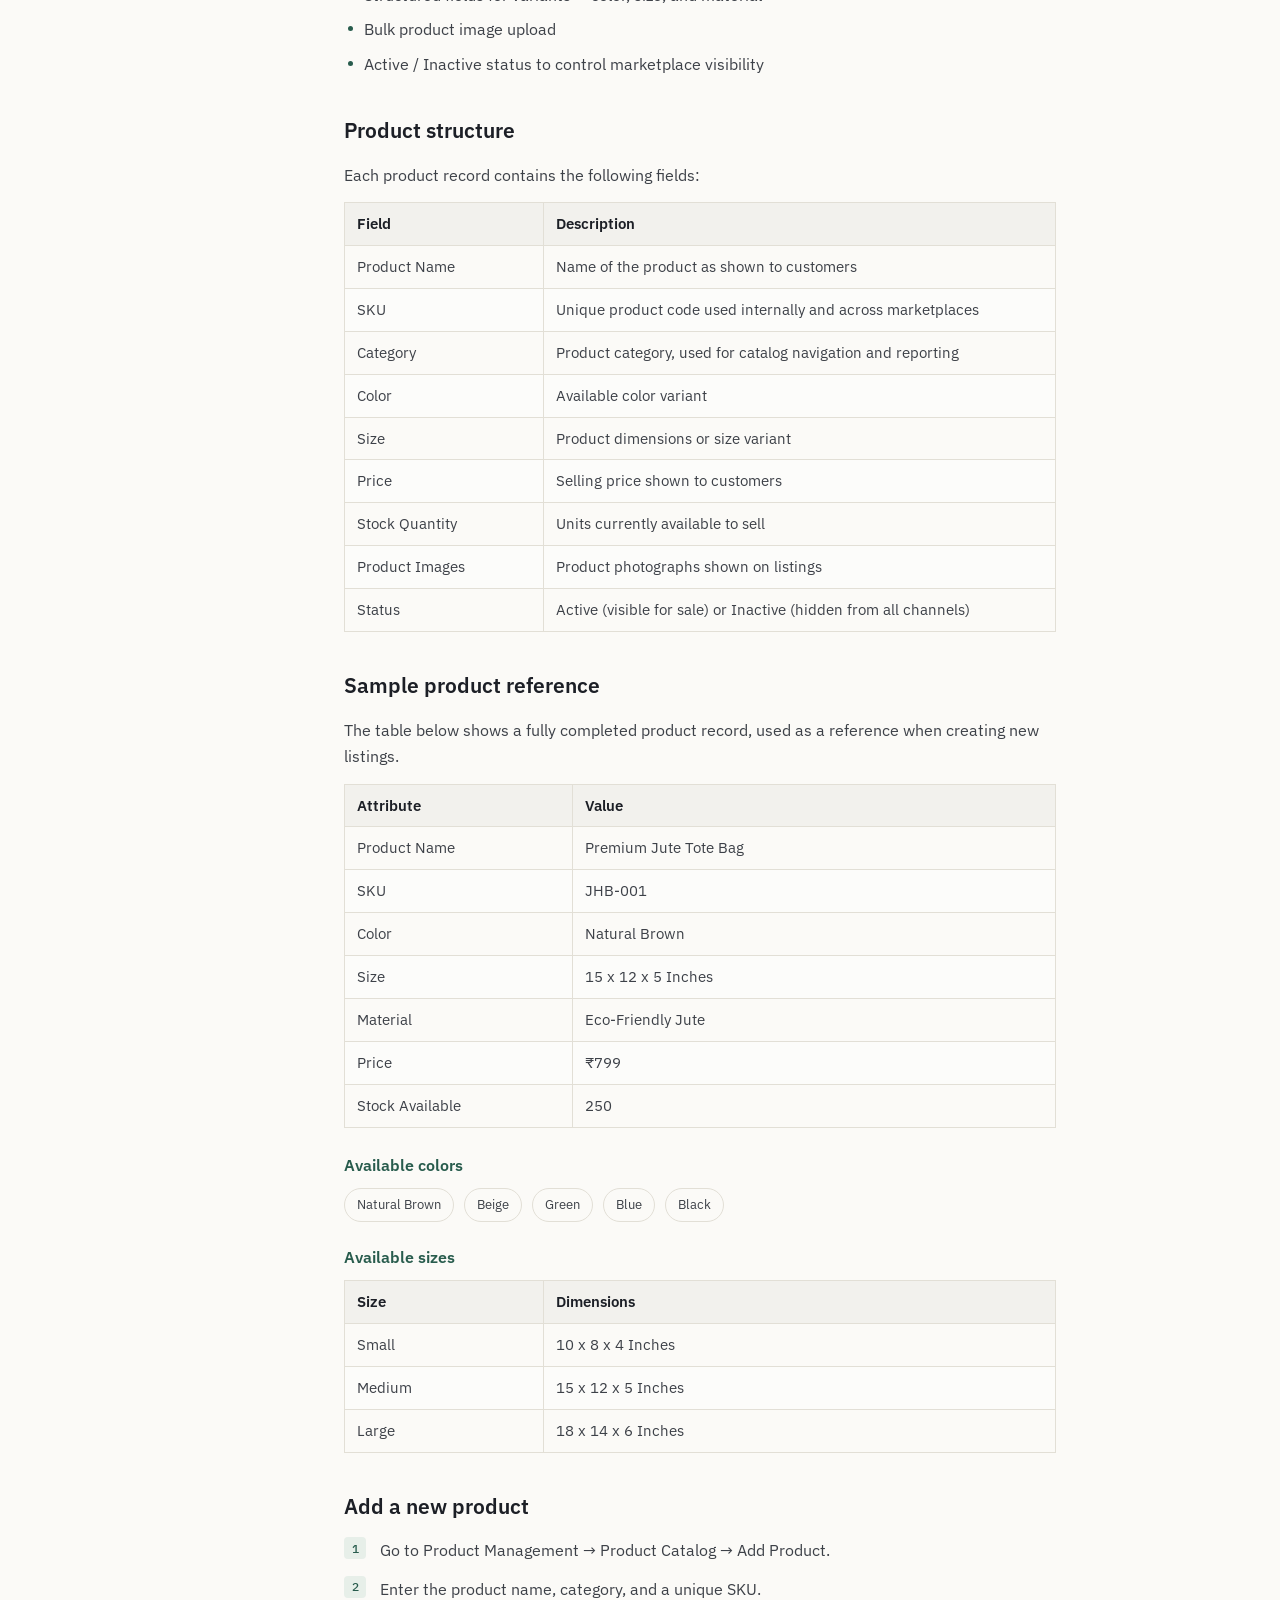
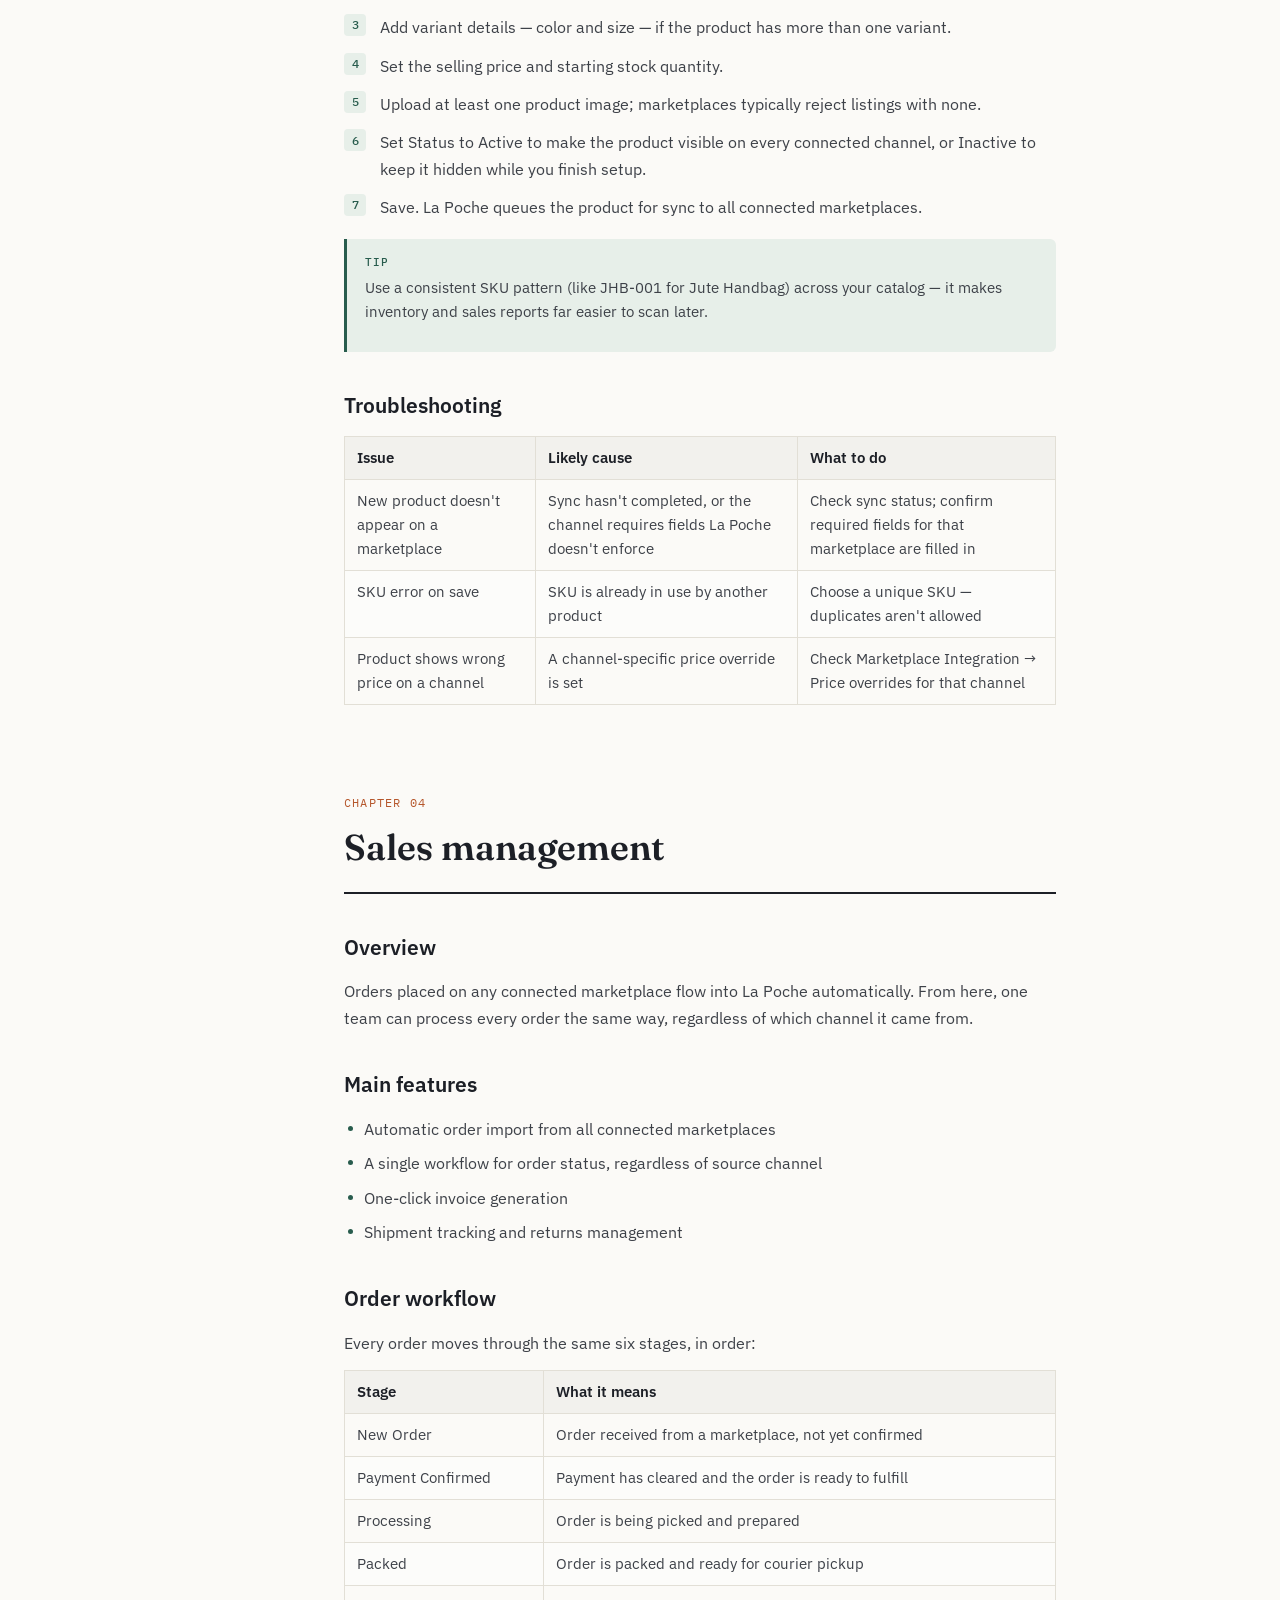
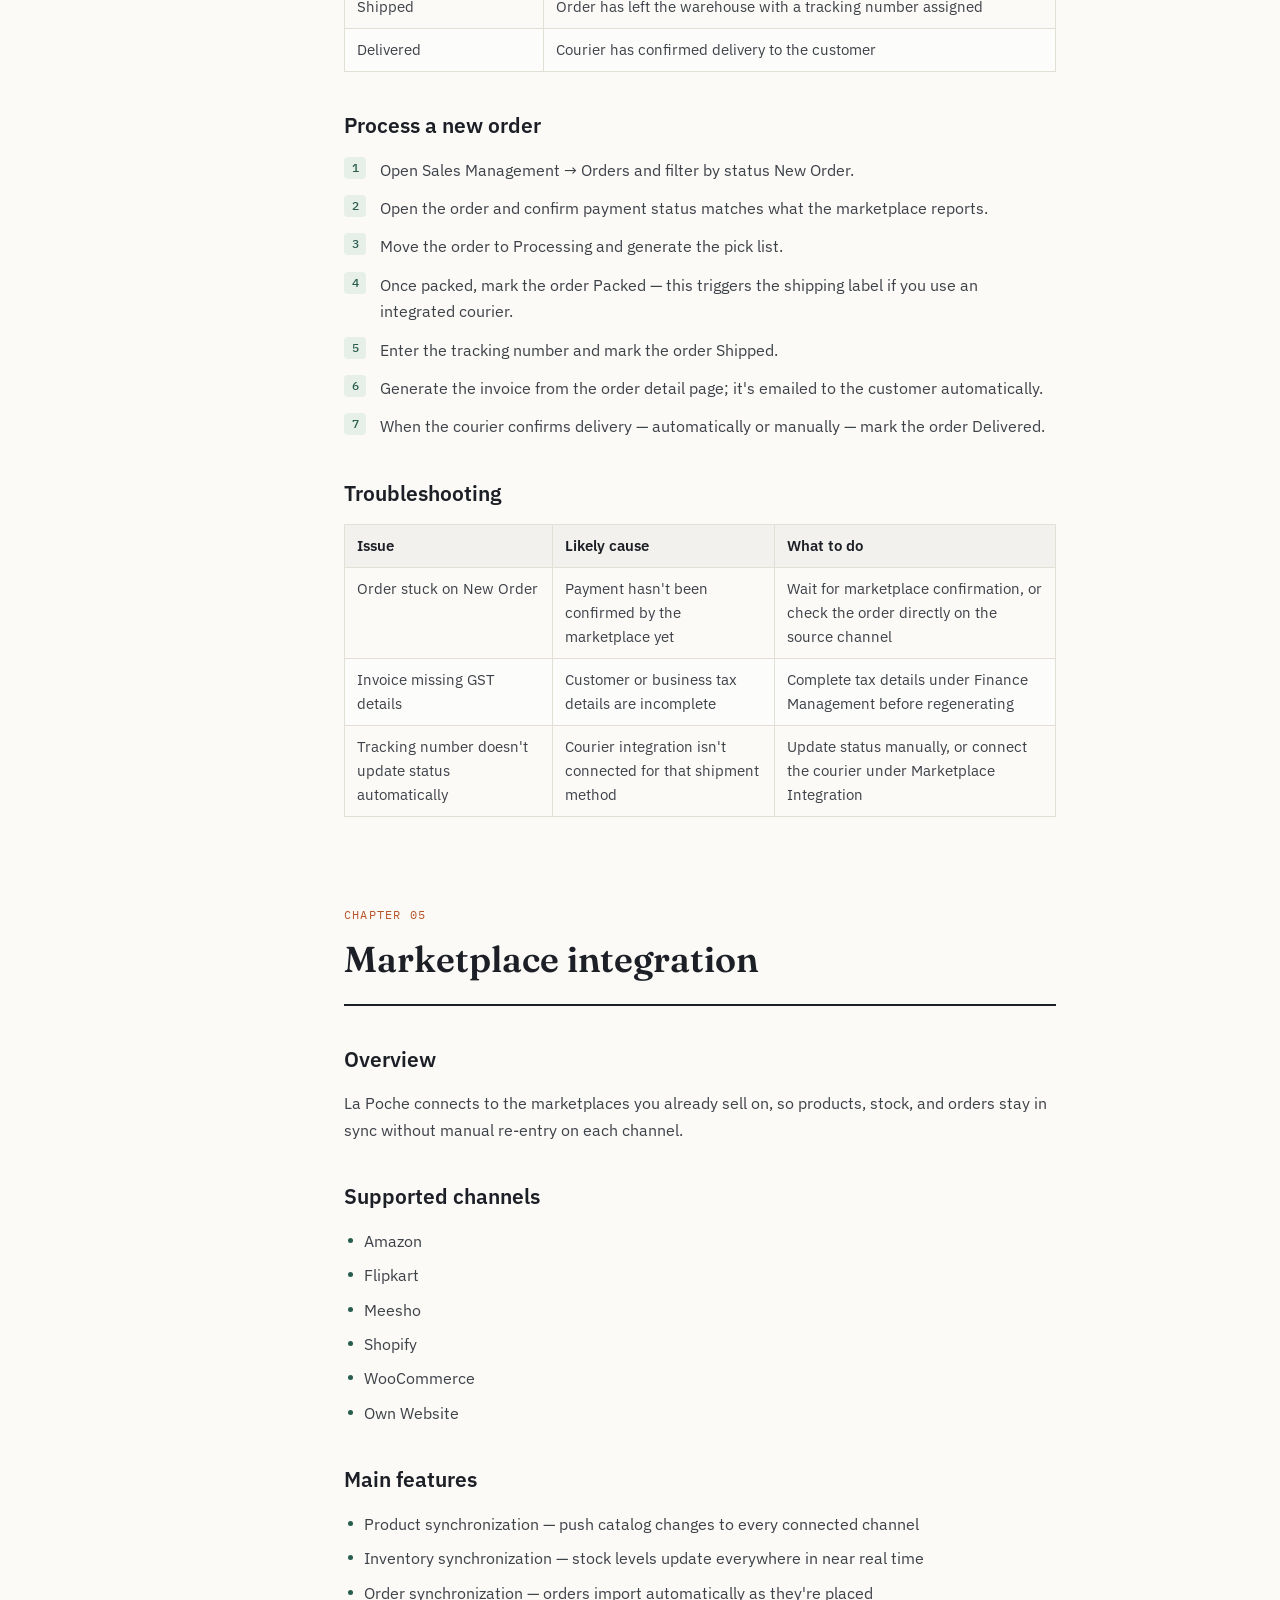
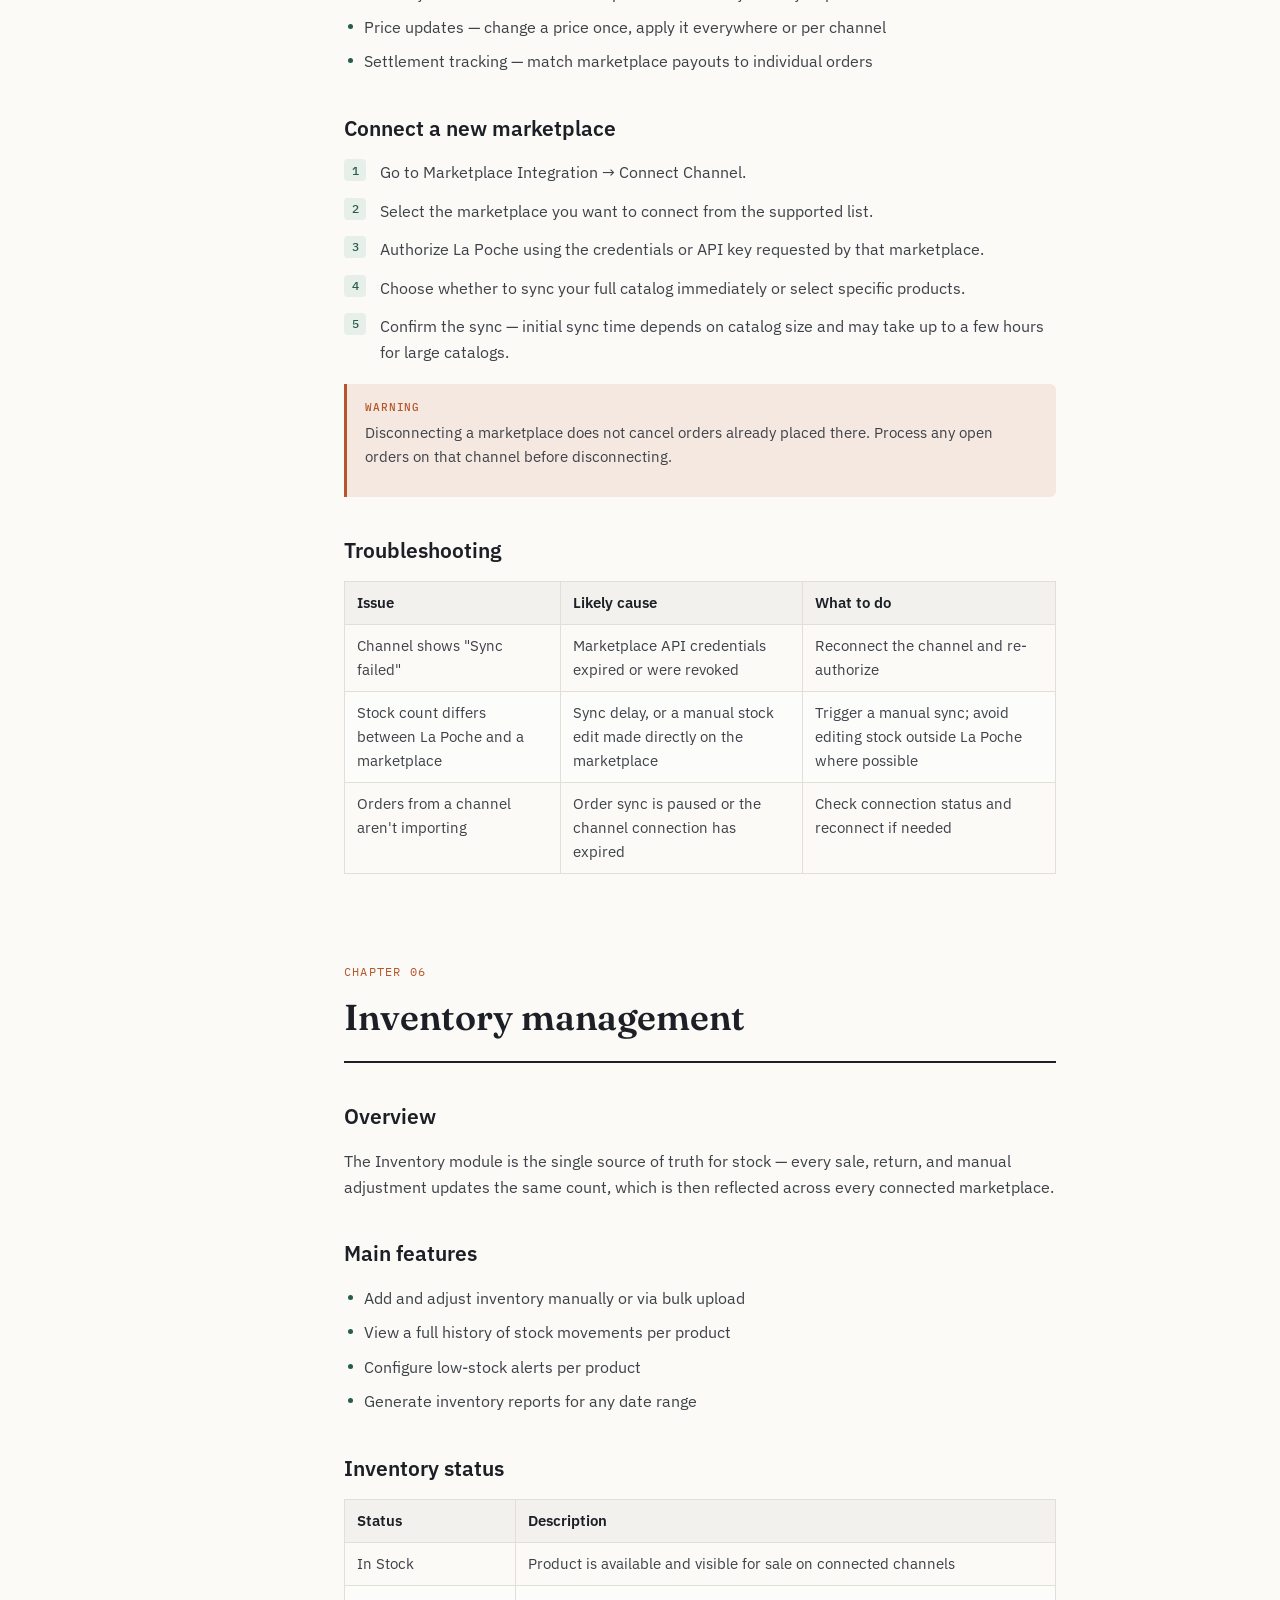
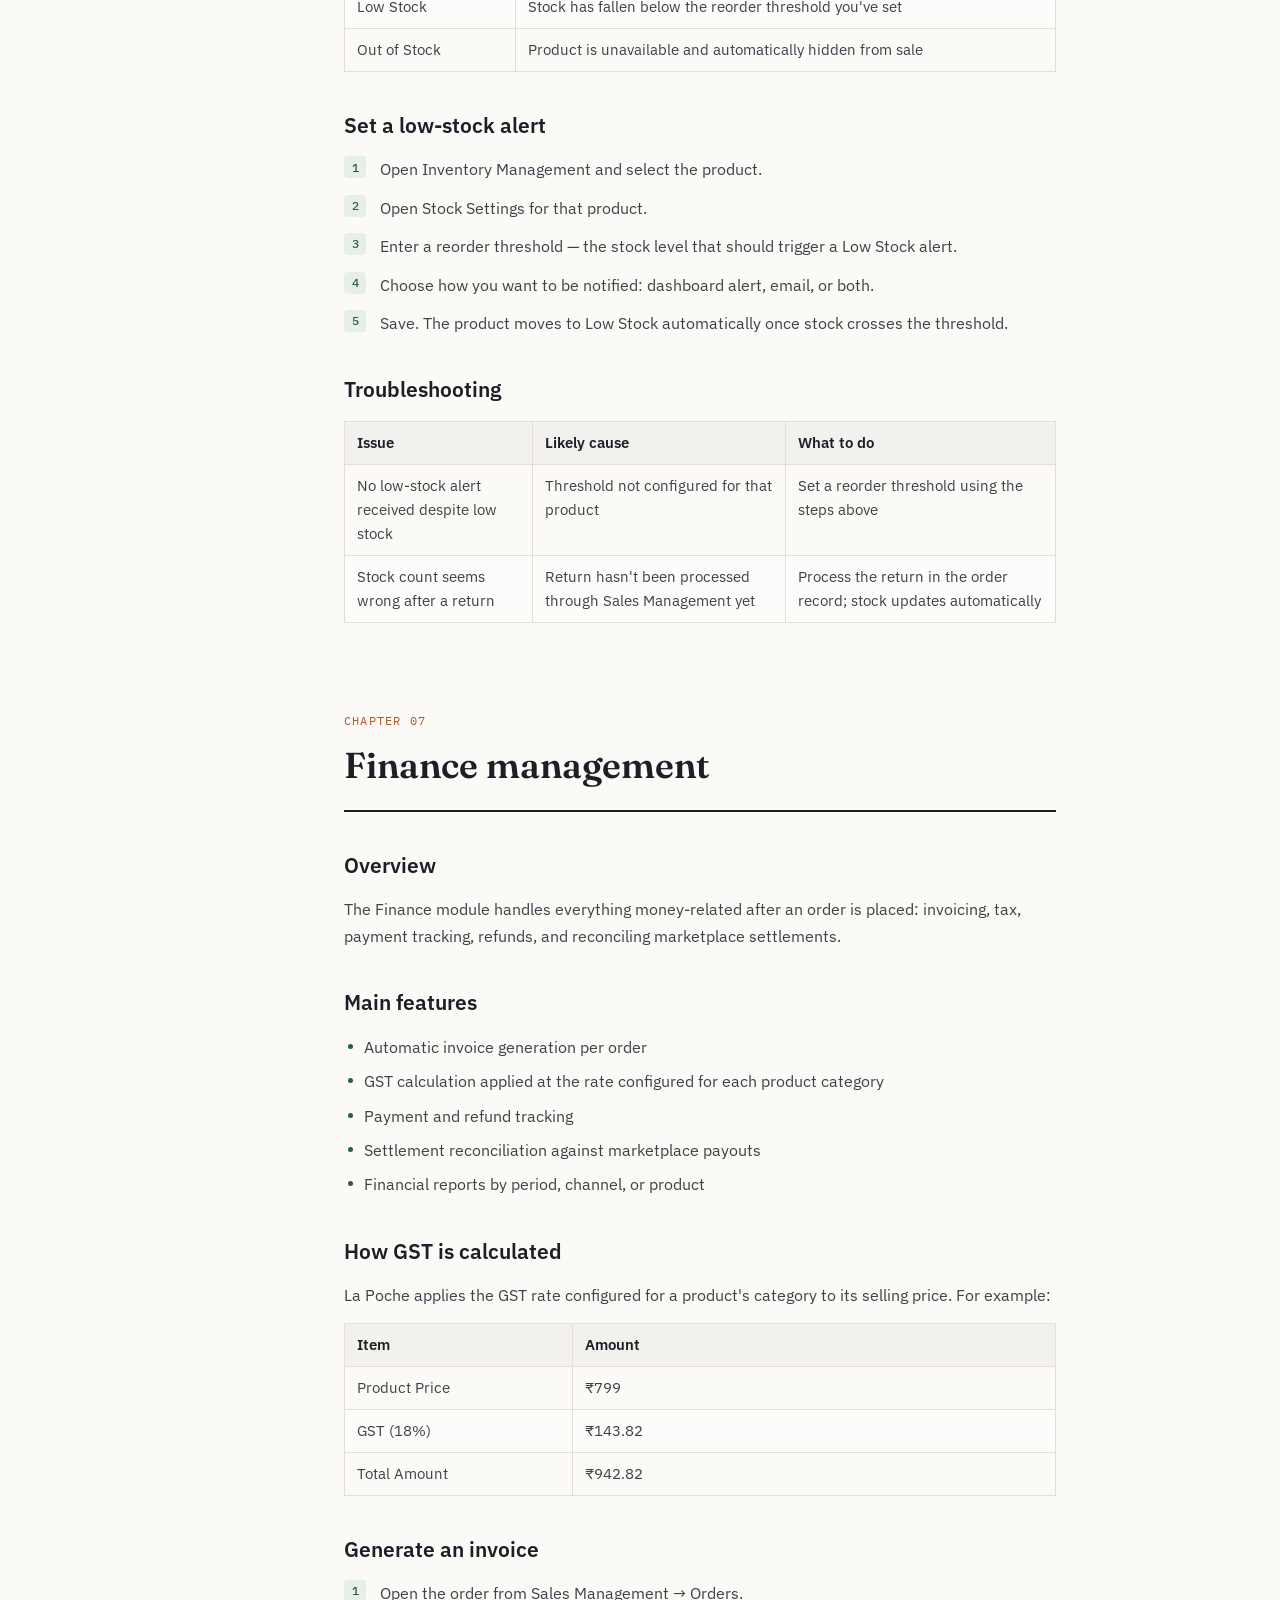
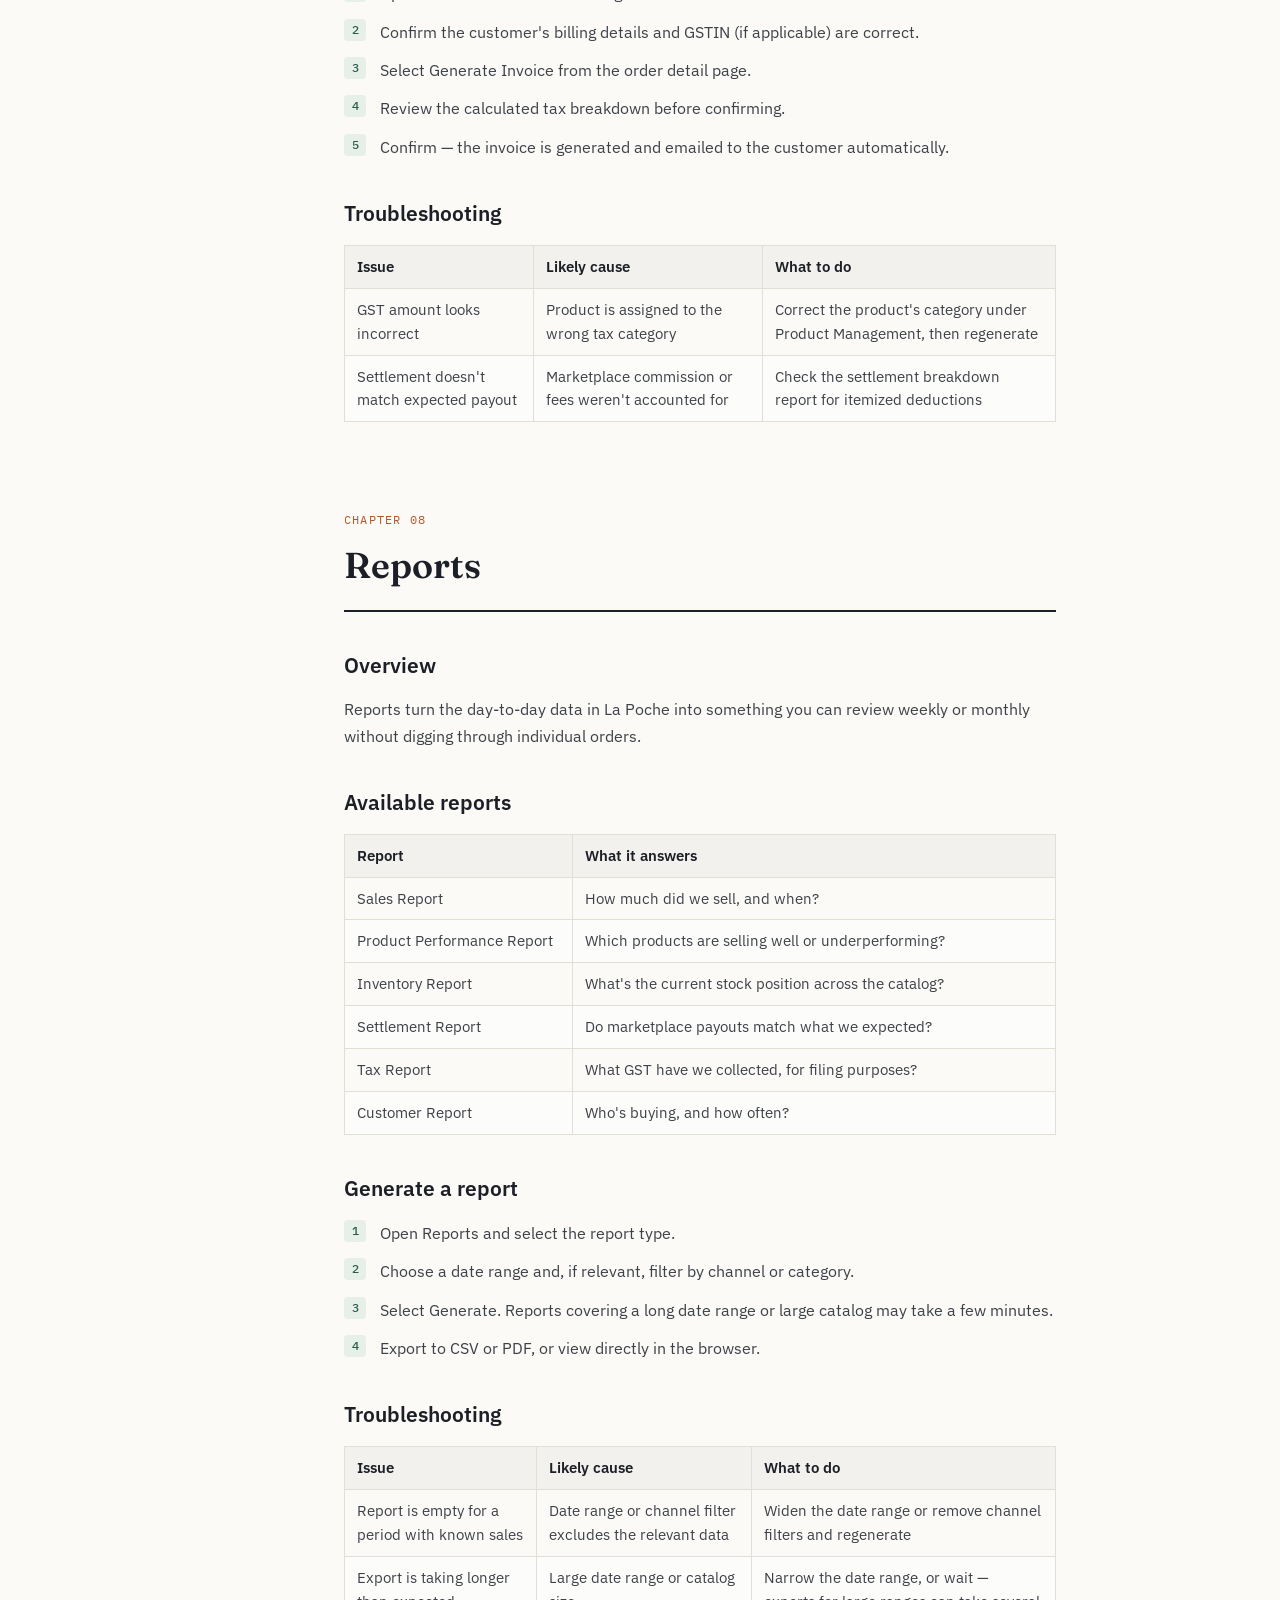
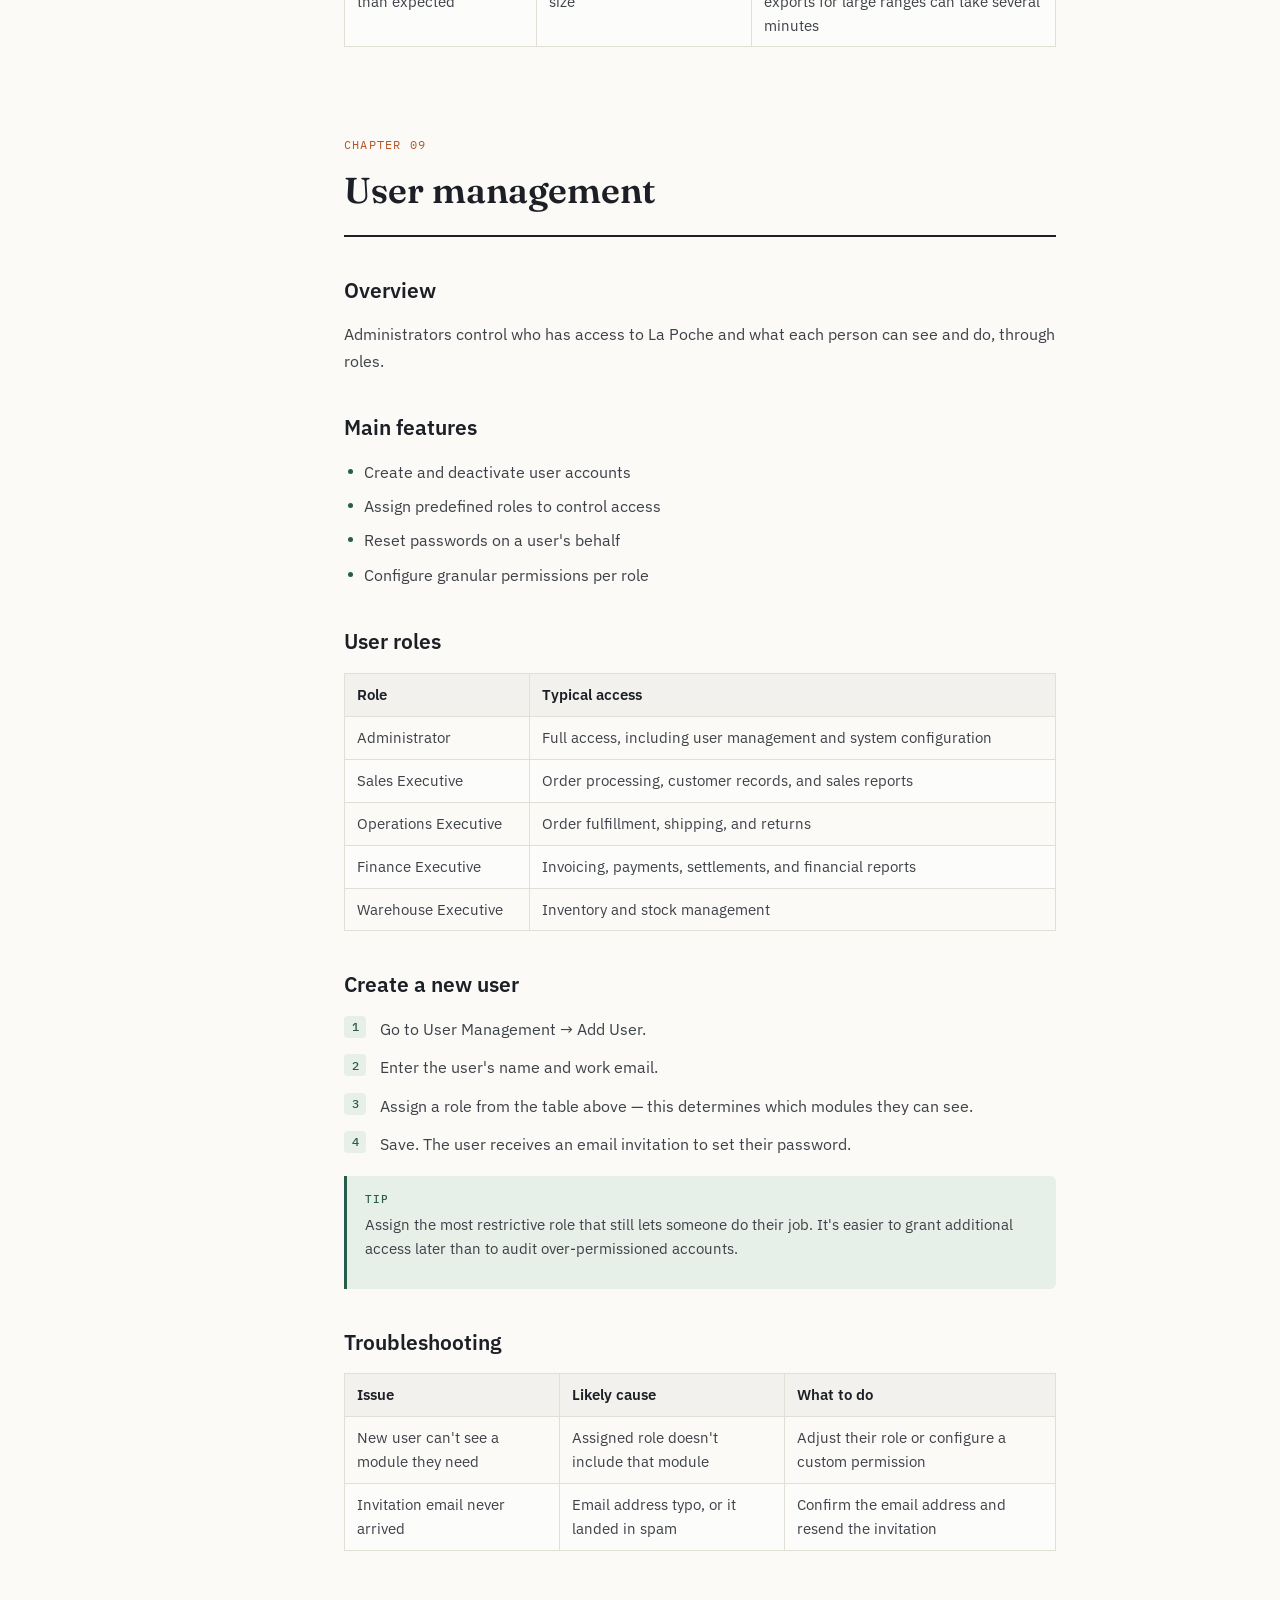
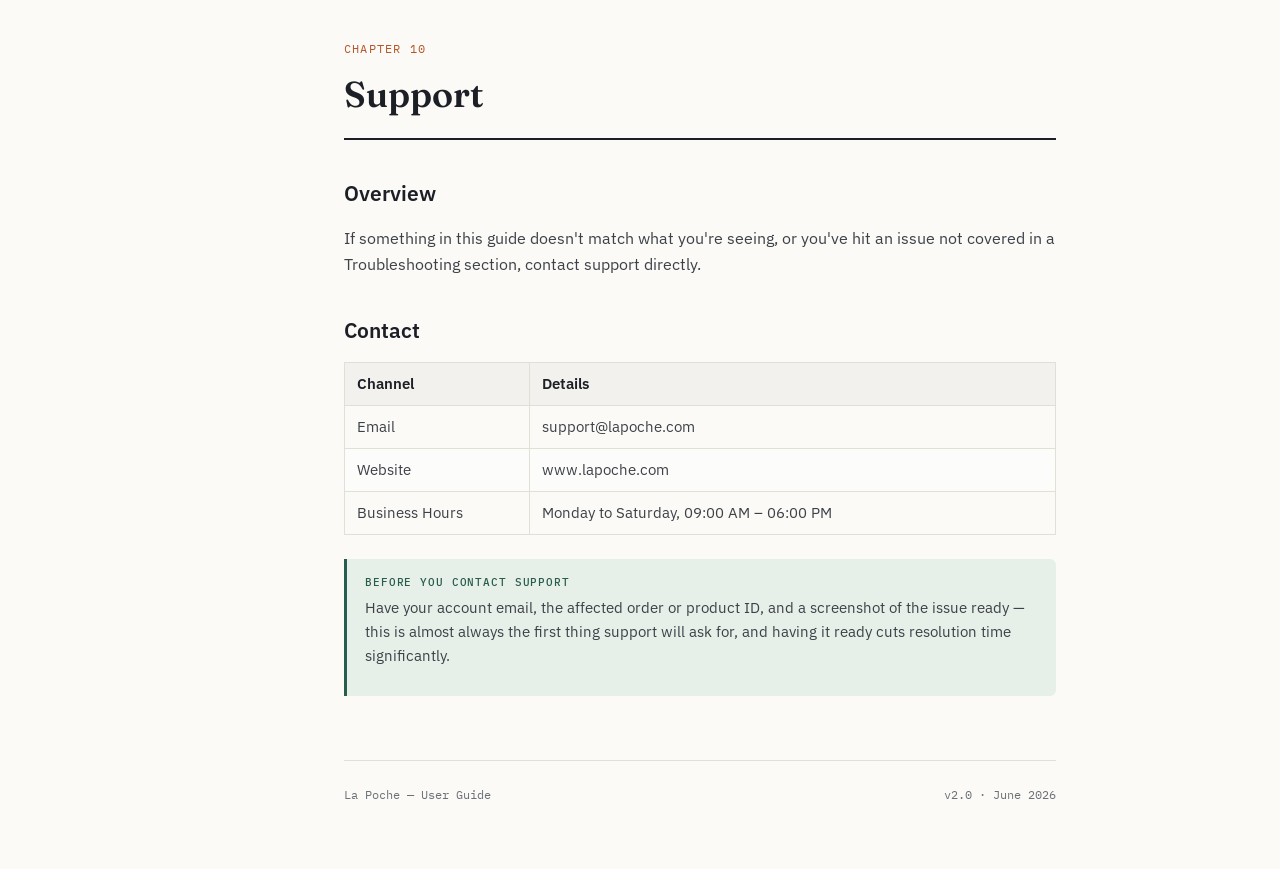
<file: portfolio/work samples/userguide.work.html>
<!DOCTYPE html>
<html lang="en">

<head>
  <meta charset="UTF-8">
  <meta name="viewport" content="width=device-width, initial-scale=1.0">
  <title>La Poche — User Guide</title>
  <link rel="preconnect" href="https://fonts.googleapis.com">
  <link rel="preconnect" href="https://fonts.gstatic.com" crossorigin>
  <link
    href="https://fonts.googleapis.com/css2?family=Fraunces:opsz,wght@9..144,400;9..144,500;9..144,600&family=IBM+Plex+Sans:wght@400;500;600&family=IBM+Plex+Mono:wght@400;500&display=swap"
    rel="stylesheet">
  <style>
    :root {
      --ink: #1C1F26;
      --teal: #285C4D;
      --teal-bg: #E7EFE9;
      --rust: #B5562B;
      --rust-bg: #F5E8E0;
      --muted: #6B7077;
      --paper: #FBFAF7;
      --paper-raised: #FFFFFF;
      --border: #E2DFD6;
      --border-strong: #CFCBBF;
      --gutter-w: 280px;
    }

    * {
      box-sizing: border-box;
    }

    html {
      scroll-behavior: smooth;
    }

    body {
      margin: 0;
      background: var(--paper);
      color: var(--ink);
      font-family: "IBM Plex Sans", Arial, sans-serif;
      font-size: 16px;
      line-height: 1.65;
    }

    a {
      color: var(--teal);
    }

    /* ---------- layout shell ---------- */
    .shell {
      display: grid;
      grid-template-columns: var(--gutter-w) 1fr;
      min-height: 100vh;
    }

    .sidebar {
      position: sticky;
      top: 0;
      height: 100vh;
      overflow-y: auto;
      background: var(--paper-raised);
      border-right: 1px solid var(--border);
      padding: 32px 0 40px;
    }

    .brand {
      padding: 0 28px 24px;
      border-bottom: 1px solid var(--border);
      margin-bottom: 18px;
    }

    .brand .eyebrow {
      font-family: "IBM Plex Mono", monospace;
      font-size: 11px;
      letter-spacing: .12em;
      color: var(--rust);
      font-weight: 500;
    }

    .brand h1 {
      font-family: "Fraunces", serif;
      font-size: 30px;
      font-weight: 600;
      margin: 6px 0 4px;
      color: var(--ink);
    }

    .brand .sub {
      font-size: 13px;
      color: var(--muted);
    }

    .brand .meta {
      margin-top: 10px;
      font-family: "IBM Plex Mono", monospace;
      font-size: 11px;
      color: var(--muted);
    }

    nav.toc {
      padding: 0 14px;
    }

    nav.toc a {
      display: flex;
      gap: 10px;
      align-items: baseline;
      text-decoration: none;
      color: var(--ink);
      padding: 8px 14px;
      border-radius: 4px;
      font-size: 14px;
      border-left: 2px solid transparent;
    }

    nav.toc a:hover {
      background: var(--teal-bg);
    }

    nav.toc a.active {
      background: var(--teal-bg);
      border-left: 2px solid var(--teal);
      color: var(--teal);
      font-weight: 500;
    }

    nav.toc .num {
      font-family: "IBM Plex Mono", monospace;
      font-size: 11px;
      color: var(--muted);
      min-width: 18px;
    }

    nav.toc a.active .num {
      color: var(--teal);
    }

    .sidebar-footer {
      padding: 20px 28px 0;
      margin-top: 18px;
      border-top: 1px solid var(--border);
      font-family: "IBM Plex Mono", monospace;
      font-size: 11px;
      color: var(--muted);
    }

    /* ---------- main content ---------- */
    main {
      width: 100%;
      max-width: 840px;
      padding: 64px;
    }

    .cover {
      padding-bottom: 48px;
      margin-bottom: 56px;
      border-bottom: 1px solid var(--border);
    }

    .cover .tag {
      font-family: "IBM Plex Mono", monospace;
      font-size: 12px;
      letter-spacing: .14em;
      color: var(--rust);
      font-weight: 500;
    }

    .cover h1 {
      font-family: "Fraunces", serif;
      font-size: 54px;
      font-weight: 600;
      margin: 10px 0 8px;
      line-height: 1.05;
    }

    .cover .lede {
      font-size: 19px;
      color: #3D4148;
      margin: 0 0 18px;
      max-width: 560px;
    }

    .cover .howto {
      margin-top: 24px;
      font-style: italic;
      color: var(--muted);
      font-size: 14px;
      max-width: 600px;
      border-top: 1px solid var(--border);
      padding-top: 18px;
    }

    section.chapter {
      padding-top: 24px;
      margin-bottom: 64px;
      scroll-margin-top: 32px;
    }

    section.chapter .chapter-eyebrow {
      font-family: "IBM Plex Mono", monospace;
      font-size: 12px;
      color: var(--rust);
      letter-spacing: .1em;
      margin-bottom: 6px;
    }

    section.chapter h1 {
      font-family: "Fraunces", serif;
      font-size: 36px;
      font-weight: 600;
      margin: 0 0 28px;
      padding-bottom: 14px;
      border-bottom: 2px solid var(--ink);
    }

    section.chapter h2 {
      font-size: 21px;
      font-weight: 600;
      margin: 36px 0 14px;
      color: var(--ink);
    }

    section.chapter h3 {
      font-size: 16px;
      font-weight: 600;
      color: var(--teal);
      margin: 22px 0 10px;
    }

    section.chapter p {
      margin: 0 0 14px;
      color: #3D4148;
    }

    ul.bullets {
      margin: 0 0 16px;
      padding-left: 0;
      list-style: none;
    }

    ul.bullets li {
      position: relative;
      padding-left: 20px;
      margin-bottom: 8px;
      color: #3D4148;
    }

    ul.bullets li::before {
      content: "";
      position: absolute;
      left: 4px;
      top: 10px;
      width: 5px;
      height: 5px;
      border-radius: 50%;
      background: var(--teal);
    }

    ol.steps {
      margin: 0 0 18px;
      padding-left: 0;
      list-style: none;
      counter-reset: step;
    }

    ol.steps li {
      counter-increment: step;
      position: relative;
      padding-left: 36px;
      margin-bottom: 12px;
      color: #3D4148;
    }

    ol.steps li::before {
      content: counter(step);
      position: absolute;
      left: 0;
      top: 0;
      width: 22px;
      height: 22px;
      border-radius: 4px;
      background: var(--teal-bg);
      color: var(--teal);
      font-family: "IBM Plex Mono", monospace;
      font-size: 12px;
      font-weight: 500;
      display: flex;
      align-items: center;
      justify-content: center;
    }

    table {
      width: 100%;
      border-collapse: collapse;
      margin: 0 0 24px;
      font-size: 14.5px;
    }

    caption {
      text-align: left;
      font-size: 12px;
      color: var(--muted);
      margin-bottom: 6px;
      font-family: "IBM Plex Mono", monospace;
    }

    thead th {
      text-align: left;
      background: #F2F1ED;
      color: var(--ink);
      font-weight: 600;
      padding: 9px 12px;
      border: 1px solid var(--border);
    }

    tbody td {
      padding: 9px 12px;
      border: 1px solid var(--border);
      color: #3D4148;
      vertical-align: top;
    }

    tbody tr:nth-child(even) {
      background: #FCFCFA;
    }

    .callout {
      border-left: 3px solid var(--teal);
      background: var(--teal-bg);
      padding: 14px 18px;
      border-radius: 0 6px 6px 0;
      margin: 8px 0 28px;
    }

    .callout.warn {
      border-left-color: var(--rust);
      background: var(--rust-bg);
    }

    .callout .label {
      font-family: "IBM Plex Mono", monospace;
      font-size: 11px;
      font-weight: 500;
      letter-spacing: .08em;
      color: var(--teal);
      margin-bottom: 5px;
    }

    .callout.warn .label {
      color: var(--rust);
    }

    .callout p {
      margin: 0;
      font-size: 14.5px;
      color: #3D4148;
    }

    .colorswatches {
      display: flex;
      gap: 10px;
      flex-wrap: wrap;
      margin-bottom: 20px;
    }

    .swatch {
      font-size: 13px;
      color: #3D4148;
      border: 1px solid var(--border);
      border-radius: 20px;
      padding: 5px 12px;
    }

    footer.guide-footer {
      border-top: 1px solid var(--border);
      margin-top: 60px;
      padding-top: 24px;
      font-family: "IBM Plex Mono", monospace;
      font-size: 12px;
      color: var(--muted);
      display: flex;
      justify-content: space-between;
    }

    .mobile-toggle {
      display: none;
    }

    @media (max-width: 880px) {

      nav.toc {
        display: flex;
        overflow-x: auto;
        gap: 8px;
        padding: 12px;
      }

      nav.toc a {
        white-space: nowrap;
        min-width: max-content;
      }

      .shell {
        display: block;
      }

      .sidebar {
        position: relative;
        width: 100%;
        height: auto;
        border-right: none;
        border-bottom: 1px solid var(--border);
      }

      main {
        width: 100%;
        max-width: 100%;
        padding: 20px;
        margin: 0;
      }

      .cover h1 {
        font-size: 38px;
      }

      section.chapter h1 {
        font-size: 28px;
      }

      table {
        display: block;
        overflow-x: auto;
        white-space: nowrap;
      }

      footer.guide-footer {
        flex-direction: column;
        gap: 8px;
      }
    }
  </style>
</head>

<body>

  <div class="shell">

    <aside class="sidebar">
      <div class="brand">
        <div class="eyebrow">USER GUIDE</div>
        <h1>La Poche</h1>
        <div class="sub">Ecommerce Management Platform</div>
        <div class="meta">Version 2.0 &nbsp;·&nbsp; June 2026</div>
      </div>
      <nav class="toc" id="toc">
        <a href="#ch1"><span class="num">01</span><span>Introduction</span></a>
        <a href="#ch2"><span class="num">02</span><span>Dashboard overview</span></a>
        <a href="#ch3"><span class="num">03</span><span>Product management</span></a>
        <a href="#ch4"><span class="num">04</span><span>Sales management</span></a>
        <a href="#ch5"><span class="num">05</span><span>Marketplace integration</span></a>
        <a href="#ch6"><span class="num">06</span><span>Inventory management</span></a>
        <a href="#ch7"><span class="num">07</span><span>Finance management</span></a>
        <a href="#ch8"><span class="num">08</span><span>Reports</span></a>
        <a href="#ch9"><span class="num">09</span><span>User management</span></a>
        <a href="#ch10"><span class="num">10</span><span>Support</span></a>
      </nav>
      <div class="sidebar-footer">
        La Poche — User Guide<br>support@lapoche.com
      </div>
    </aside>

    <main>

      <div class="cover">
        <div class="tag">USER GUIDE</div>
        <h1>La Poche</h1>
        <p class="lede">Ecommerce Management Platform — Version 2.0, Modernized Edition</p>
        <p class="howto">How to use this guide: each chapter opens with an overview and key features, walks through the
          core task as numbered steps, and closes with troubleshooting for the issues users hit most often.</p>
      </div>

      <!-- 1. Introduction -->
      <section class="chapter" id="ch1">
        <div class="chapter-eyebrow">CHAPTER 01</div>
        <h1>Introduction</h1>

        <h2>Overview</h2>
        <p>La Poche is an integrated ecommerce management platform built for businesses that sell across multiple online
          marketplaces and sales channels. It brings sales, operations, finance, inventory, product management, and
          customer management into a single workspace, so teams stop reconciling the same order or stock count across
          five different tools.</p>

        <h2>Who this guide is for</h2>
        <p>This guide is written for the people who use La Poche day to day: sales and operations staff processing
          orders, inventory and warehouse staff managing stock, finance staff reconciling payments, and administrators
          managing users and permissions. Each chapter notes which role it's most relevant to.</p>

        <h2>What La Poche does</h2>
        <ul class="bullets">
          <li>Manages products and inventory from one catalog</li>
          <li>Synchronizes products, stock, and orders across connected marketplaces</li>
          <li>Processes customer orders from receipt to delivery</li>
          <li>Generates invoices and tracks payments and settlements</li>
          <li>Monitors sales performance and produces business reports</li>
        </ul>

        <div class="callout">
          <div class="label">BEFORE YOU START</div>
          <p>You'll need an active La Poche account and a role assigned by your administrator. If you don't see a module
            mentioned in this guide, your role likely doesn't have access to it — see Chapter 9, User Management.</p>
        </div>
      </section>

      <!-- 2. Dashboard Overview -->
      <section class="chapter" id="ch2">
        <div class="chapter-eyebrow">CHAPTER 02</div>
        <h1>Dashboard overview</h1>

        <h2>Overview</h2>
        <p>The dashboard is the first screen you see after logging in. It's designed to answer one question at a glance:
          "is anything that needs my attention happening right now?"</p>

        <h2>Main features</h2>
        <table>
          <thead>
            <tr>
              <th style="width:32%">Widget</th>
              <th>What it shows</th>
            </tr>
          </thead>
          <tbody>
            <tr>
              <td>Total Orders</td>
              <td>Order count for the selected date range, across all connected channels</td>
            </tr>
            <tr>
              <td>Revenue Summary</td>
              <td>Gross revenue for the selected period, broken down by channel</td>
            </tr>
            <tr>
              <td>Pending Deliveries</td>
              <td>Orders that are packed or shipped but not yet marked delivered</td>
            </tr>
            <tr>
              <td>Inventory Status</td>
              <td>A live count of in-stock, low-stock, and out-of-stock products</td>
            </tr>
            <tr>
              <td>Recent Transactions</td>
              <td>The latest payments, refunds, and settlements</td>
            </tr>
            <tr>
              <td>Top Selling Products</td>
              <td>Best performers by units sold for the selected period</td>
            </tr>
            <tr>
              <td>Marketplace Performance</td>
              <td>Orders and revenue compared across each connected channel</td>
            </tr>
          </tbody>
        </table>

        <h2>Reading the dashboard</h2>
        <ol class="steps">
          <li>Log in with your registered email and password.</li>
          <li>Select a date range from the top-right filter — Today, This Week, This Month, or Custom.</li>
          <li>Review Pending Deliveries first; this is the queue most likely to need same-day action.</li>
          <li>Check Inventory Status for any product showing Low Stock or Out of Stock.</li>
          <li>Click any widget to drill into the full report behind it.</li>
        </ol>

        <h2>Troubleshooting</h2>
        <table>
          <thead>
            <tr>
              <th>Issue</th>
              <th>Likely cause</th>
              <th>What to do</th>
            </tr>
          </thead>
          <tbody>
            <tr>
              <td>Dashboard numbers look out of date</td>
              <td>A connected marketplace hasn't synced recently</td>
              <td>Check sync status in Chapter 5, Marketplace Integration</td>
            </tr>
            <tr>
              <td>Revenue Summary shows ₹0 for a known sales day</td>
              <td>Date range filter is set incorrectly</td>
              <td>Confirm the filter matches the period you expect</td>
            </tr>
            <tr>
              <td>A widget is missing entirely</td>
              <td>Your role doesn't have permission to view it</td>
              <td>Ask an administrator to review your role under Chapter 9</td>
            </tr>
          </tbody>
        </table>
      </section>

      <!-- 3. Product Management -->
      <section class="chapter" id="ch3">
        <div class="chapter-eyebrow">CHAPTER 03</div>
        <h1>Product management</h1>

        <h2>Overview</h2>
        <p>The Product Catalog is where every item you sell is defined once, then pushed out to every connected
          marketplace. Getting the catalog structure right here is what keeps listings consistent across channels.</p>

        <h2>Main features</h2>
        <ul class="bullets">
          <li>Centralized product catalog shared across all connected channels</li>
          <li>Structured fields for variants — color, size, and material</li>
          <li>Bulk product image upload</li>
          <li>Active / Inactive status to control marketplace visibility</li>
        </ul>

        <h2>Product structure</h2>
        <p>Each product record contains the following fields:</p>
        <table>
          <thead>
            <tr>
              <th style="width:28%">Field</th>
              <th>Description</th>
            </tr>
          </thead>
          <tbody>
            <tr>
              <td>Product Name</td>
              <td>Name of the product as shown to customers</td>
            </tr>
            <tr>
              <td>SKU</td>
              <td>Unique product code used internally and across marketplaces</td>
            </tr>
            <tr>
              <td>Category</td>
              <td>Product category, used for catalog navigation and reporting</td>
            </tr>
            <tr>
              <td>Color</td>
              <td>Available color variant</td>
            </tr>
            <tr>
              <td>Size</td>
              <td>Product dimensions or size variant</td>
            </tr>
            <tr>
              <td>Price</td>
              <td>Selling price shown to customers</td>
            </tr>
            <tr>
              <td>Stock Quantity</td>
              <td>Units currently available to sell</td>
            </tr>
            <tr>
              <td>Product Images</td>
              <td>Product photographs shown on listings</td>
            </tr>
            <tr>
              <td>Status</td>
              <td>Active (visible for sale) or Inactive (hidden from all channels)</td>
            </tr>
          </tbody>
        </table>

        <h2>Sample product reference</h2>
        <p>The table below shows a fully completed product record, used as a reference when creating new listings.</p>
        <table>
          <thead>
            <tr>
              <th style="width:32%">Attribute</th>
              <th>Value</th>
            </tr>
          </thead>
          <tbody>
            <tr>
              <td>Product Name</td>
              <td>Premium Jute Tote Bag</td>
            </tr>
            <tr>
              <td>SKU</td>
              <td>JHB-001</td>
            </tr>
            <tr>
              <td>Color</td>
              <td>Natural Brown</td>
            </tr>
            <tr>
              <td>Size</td>
              <td>15 x 12 x 5 Inches</td>
            </tr>
            <tr>
              <td>Material</td>
              <td>Eco-Friendly Jute</td>
            </tr>
            <tr>
              <td>Price</td>
              <td>₹799</td>
            </tr>
            <tr>
              <td>Stock Available</td>
              <td>250</td>
            </tr>
          </tbody>
        </table>

        <h3>Available colors</h3>
        <div class="colorswatches">
          <span class="swatch">Natural Brown</span>
          <span class="swatch">Beige</span>
          <span class="swatch">Green</span>
          <span class="swatch">Blue</span>
          <span class="swatch">Black</span>
        </div>

        <h3>Available sizes</h3>
        <table>
          <thead>
            <tr>
              <th style="width:28%">Size</th>
              <th>Dimensions</th>
            </tr>
          </thead>
          <tbody>
            <tr>
              <td>Small</td>
              <td>10 x 8 x 4 Inches</td>
            </tr>
            <tr>
              <td>Medium</td>
              <td>15 x 12 x 5 Inches</td>
            </tr>
            <tr>
              <td>Large</td>
              <td>18 x 14 x 6 Inches</td>
            </tr>
          </tbody>
        </table>

        <h2>Add a new product</h2>
        <ol class="steps">
          <li>Go to Product Management → Product Catalog → Add Product.</li>
          <li>Enter the product name, category, and a unique SKU.</li>
          <li>Add variant details — color and size — if the product has more than one variant.</li>
          <li>Set the selling price and starting stock quantity.</li>
          <li>Upload at least one product image; marketplaces typically reject listings with none.</li>
          <li>Set Status to Active to make the product visible on every connected channel, or Inactive to keep it hidden
            while you finish setup.</li>
          <li>Save. La Poche queues the product for sync to all connected marketplaces.</li>
        </ol>

        <div class="callout">
          <div class="label">TIP</div>
          <p>Use a consistent SKU pattern (like JHB-001 for Jute Handbag) across your catalog — it makes inventory and
            sales reports far easier to scan later.</p>
        </div>

        <h2>Troubleshooting</h2>
        <table>
          <thead>
            <tr>
              <th>Issue</th>
              <th>Likely cause</th>
              <th>What to do</th>
            </tr>
          </thead>
          <tbody>
            <tr>
              <td>New product doesn't appear on a marketplace</td>
              <td>Sync hasn't completed, or the channel requires fields La Poche doesn't enforce</td>
              <td>Check sync status; confirm required fields for that marketplace are filled in</td>
            </tr>
            <tr>
              <td>SKU error on save</td>
              <td>SKU is already in use by another product</td>
              <td>Choose a unique SKU — duplicates aren't allowed</td>
            </tr>
            <tr>
              <td>Product shows wrong price on a channel</td>
              <td>A channel-specific price override is set</td>
              <td>Check Marketplace Integration → Price overrides for that channel</td>
            </tr>
          </tbody>
        </table>
      </section>

      <!-- 4. Sales Management -->
      <section class="chapter" id="ch4">
        <div class="chapter-eyebrow">CHAPTER 04</div>
        <h1>Sales management</h1>

        <h2>Overview</h2>
        <p>Orders placed on any connected marketplace flow into La Poche automatically. From here, one team can process
          every order the same way, regardless of which channel it came from.</p>

        <h2>Main features</h2>
        <ul class="bullets">
          <li>Automatic order import from all connected marketplaces</li>
          <li>A single workflow for order status, regardless of source channel</li>
          <li>One-click invoice generation</li>
          <li>Shipment tracking and returns management</li>
        </ul>

        <h2>Order workflow</h2>
        <p>Every order moves through the same six stages, in order:</p>
        <table>
          <thead>
            <tr>
              <th style="width:28%">Stage</th>
              <th>What it means</th>
            </tr>
          </thead>
          <tbody>
            <tr>
              <td>New Order</td>
              <td>Order received from a marketplace, not yet confirmed</td>
            </tr>
            <tr>
              <td>Payment Confirmed</td>
              <td>Payment has cleared and the order is ready to fulfill</td>
            </tr>
            <tr>
              <td>Processing</td>
              <td>Order is being picked and prepared</td>
            </tr>
            <tr>
              <td>Packed</td>
              <td>Order is packed and ready for courier pickup</td>
            </tr>
            <tr>
              <td>Shipped</td>
              <td>Order has left the warehouse with a tracking number assigned</td>
            </tr>
            <tr>
              <td>Delivered</td>
              <td>Courier has confirmed delivery to the customer</td>
            </tr>
          </tbody>
        </table>

        <h2>Process a new order</h2>
        <ol class="steps">
          <li>Open Sales Management → Orders and filter by status New Order.</li>
          <li>Open the order and confirm payment status matches what the marketplace reports.</li>
          <li>Move the order to Processing and generate the pick list.</li>
          <li>Once packed, mark the order Packed — this triggers the shipping label if you use an integrated courier.
          </li>
          <li>Enter the tracking number and mark the order Shipped.</li>
          <li>Generate the invoice from the order detail page; it's emailed to the customer automatically.</li>
          <li>When the courier confirms delivery — automatically or manually — mark the order Delivered.</li>
        </ol>

        <h2>Troubleshooting</h2>
        <table>
          <thead>
            <tr>
              <th>Issue</th>
              <th>Likely cause</th>
              <th>What to do</th>
            </tr>
          </thead>
          <tbody>
            <tr>
              <td>Order stuck on New Order</td>
              <td>Payment hasn't been confirmed by the marketplace yet</td>
              <td>Wait for marketplace confirmation, or check the order directly on the source channel</td>
            </tr>
            <tr>
              <td>Invoice missing GST details</td>
              <td>Customer or business tax details are incomplete</td>
              <td>Complete tax details under Finance Management before regenerating</td>
            </tr>
            <tr>
              <td>Tracking number doesn't update status automatically</td>
              <td>Courier integration isn't connected for that shipment method</td>
              <td>Update status manually, or connect the courier under Marketplace Integration</td>
            </tr>
          </tbody>
        </table>
      </section>

      <!-- 5. Marketplace Integration -->
      <section class="chapter" id="ch5">
        <div class="chapter-eyebrow">CHAPTER 05</div>
        <h1>Marketplace integration</h1>

        <h2>Overview</h2>
        <p>La Poche connects to the marketplaces you already sell on, so products, stock, and orders stay in sync
          without manual re-entry on each channel.</p>

        <h2>Supported channels</h2>
        <ul class="bullets">
          <li>Amazon</li>
          <li>Flipkart</li>
          <li>Meesho</li>
          <li>Shopify</li>
          <li>WooCommerce</li>
          <li>Own Website</li>
        </ul>

        <h2>Main features</h2>
        <ul class="bullets">
          <li>Product synchronization — push catalog changes to every connected channel</li>
          <li>Inventory synchronization — stock levels update everywhere in near real time</li>
          <li>Order synchronization — orders import automatically as they're placed</li>
          <li>Price updates — change a price once, apply it everywhere or per channel</li>
          <li>Settlement tracking — match marketplace payouts to individual orders</li>
        </ul>

        <h2>Connect a new marketplace</h2>
        <ol class="steps">
          <li>Go to Marketplace Integration → Connect Channel.</li>
          <li>Select the marketplace you want to connect from the supported list.</li>
          <li>Authorize La Poche using the credentials or API key requested by that marketplace.</li>
          <li>Choose whether to sync your full catalog immediately or select specific products.</li>
          <li>Confirm the sync — initial sync time depends on catalog size and may take up to a few hours for large
            catalogs.</li>
        </ol>

        <div class="callout warn">
          <div class="label">WARNING</div>
          <p>Disconnecting a marketplace does not cancel orders already placed there. Process any open orders on that
            channel before disconnecting.</p>
        </div>

        <h2>Troubleshooting</h2>
        <table>
          <thead>
            <tr>
              <th>Issue</th>
              <th>Likely cause</th>
              <th>What to do</th>
            </tr>
          </thead>
          <tbody>
            <tr>
              <td>Channel shows "Sync failed"</td>
              <td>Marketplace API credentials expired or were revoked</td>
              <td>Reconnect the channel and re-authorize</td>
            </tr>
            <tr>
              <td>Stock count differs between La Poche and a marketplace</td>
              <td>Sync delay, or a manual stock edit made directly on the marketplace</td>
              <td>Trigger a manual sync; avoid editing stock outside La Poche where possible</td>
            </tr>
            <tr>
              <td>Orders from a channel aren't importing</td>
              <td>Order sync is paused or the channel connection has expired</td>
              <td>Check connection status and reconnect if needed</td>
            </tr>
          </tbody>
        </table>
      </section>

      <!-- 6. Inventory Management -->
      <section class="chapter" id="ch6">
        <div class="chapter-eyebrow">CHAPTER 06</div>
        <h1>Inventory management</h1>

        <h2>Overview</h2>
        <p>The Inventory module is the single source of truth for stock — every sale, return, and manual adjustment
          updates the same count, which is then reflected across every connected marketplace.</p>

        <h2>Main features</h2>
        <ul class="bullets">
          <li>Add and adjust inventory manually or via bulk upload</li>
          <li>View a full history of stock movements per product</li>
          <li>Configure low-stock alerts per product</li>
          <li>Generate inventory reports for any date range</li>
        </ul>

        <h2>Inventory status</h2>
        <table>
          <thead>
            <tr>
              <th style="width:24%">Status</th>
              <th>Description</th>
            </tr>
          </thead>
          <tbody>
            <tr>
              <td>In Stock</td>
              <td>Product is available and visible for sale on connected channels</td>
            </tr>
            <tr>
              <td>Low Stock</td>
              <td>Stock has fallen below the reorder threshold you've set</td>
            </tr>
            <tr>
              <td>Out of Stock</td>
              <td>Product is unavailable and automatically hidden from sale</td>
            </tr>
          </tbody>
        </table>

        <h2>Set a low-stock alert</h2>
        <ol class="steps">
          <li>Open Inventory Management and select the product.</li>
          <li>Open Stock Settings for that product.</li>
          <li>Enter a reorder threshold — the stock level that should trigger a Low Stock alert.</li>
          <li>Choose how you want to be notified: dashboard alert, email, or both.</li>
          <li>Save. The product moves to Low Stock automatically once stock crosses the threshold.</li>
        </ol>

        <h2>Troubleshooting</h2>
        <table>
          <thead>
            <tr>
              <th>Issue</th>
              <th>Likely cause</th>
              <th>What to do</th>
            </tr>
          </thead>
          <tbody>
            <tr>
              <td>No low-stock alert received despite low stock</td>
              <td>Threshold not configured for that product</td>
              <td>Set a reorder threshold using the steps above</td>
            </tr>
            <tr>
              <td>Stock count seems wrong after a return</td>
              <td>Return hasn't been processed through Sales Management yet</td>
              <td>Process the return in the order record; stock updates automatically</td>
            </tr>
          </tbody>
        </table>
      </section>

      <!-- 7. Finance Management -->
      <section class="chapter" id="ch7">
        <div class="chapter-eyebrow">CHAPTER 07</div>
        <h1>Finance management</h1>

        <h2>Overview</h2>
        <p>The Finance module handles everything money-related after an order is placed: invoicing, tax, payment
          tracking, refunds, and reconciling marketplace settlements.</p>

        <h2>Main features</h2>
        <ul class="bullets">
          <li>Automatic invoice generation per order</li>
          <li>GST calculation applied at the rate configured for each product category</li>
          <li>Payment and refund tracking</li>
          <li>Settlement reconciliation against marketplace payouts</li>
          <li>Financial reports by period, channel, or product</li>
        </ul>

        <h2>How GST is calculated</h2>
        <p>La Poche applies the GST rate configured for a product's category to its selling price. For example:</p>
        <table>
          <thead>
            <tr>
              <th style="width:32%">Item</th>
              <th>Amount</th>
            </tr>
          </thead>
          <tbody>
            <tr>
              <td>Product Price</td>
              <td>₹799</td>
            </tr>
            <tr>
              <td>GST (18%)</td>
              <td>₹143.82</td>
            </tr>
            <tr>
              <td>Total Amount</td>
              <td>₹942.82</td>
            </tr>
          </tbody>
        </table>

        <h2>Generate an invoice</h2>
        <ol class="steps">
          <li>Open the order from Sales Management → Orders.</li>
          <li>Confirm the customer's billing details and GSTIN (if applicable) are correct.</li>
          <li>Select Generate Invoice from the order detail page.</li>
          <li>Review the calculated tax breakdown before confirming.</li>
          <li>Confirm — the invoice is generated and emailed to the customer automatically.</li>
        </ol>

        <h2>Troubleshooting</h2>
        <table>
          <thead>
            <tr>
              <th>Issue</th>
              <th>Likely cause</th>
              <th>What to do</th>
            </tr>
          </thead>
          <tbody>
            <tr>
              <td>GST amount looks incorrect</td>
              <td>Product is assigned to the wrong tax category</td>
              <td>Correct the product's category under Product Management, then regenerate</td>
            </tr>
            <tr>
              <td>Settlement doesn't match expected payout</td>
              <td>Marketplace commission or fees weren't accounted for</td>
              <td>Check the settlement breakdown report for itemized deductions</td>
            </tr>
          </tbody>
        </table>
      </section>

      <!-- 8. Reports -->
      <section class="chapter" id="ch8">
        <div class="chapter-eyebrow">CHAPTER 08</div>
        <h1>Reports</h1>

        <h2>Overview</h2>
        <p>Reports turn the day-to-day data in La Poche into something you can review weekly or monthly without digging
          through individual orders.</p>

        <h2>Available reports</h2>
        <table>
          <thead>
            <tr>
              <th style="width:32%">Report</th>
              <th>What it answers</th>
            </tr>
          </thead>
          <tbody>
            <tr>
              <td>Sales Report</td>
              <td>How much did we sell, and when?</td>
            </tr>
            <tr>
              <td>Product Performance Report</td>
              <td>Which products are selling well or underperforming?</td>
            </tr>
            <tr>
              <td>Inventory Report</td>
              <td>What's the current stock position across the catalog?</td>
            </tr>
            <tr>
              <td>Settlement Report</td>
              <td>Do marketplace payouts match what we expected?</td>
            </tr>
            <tr>
              <td>Tax Report</td>
              <td>What GST have we collected, for filing purposes?</td>
            </tr>
            <tr>
              <td>Customer Report</td>
              <td>Who's buying, and how often?</td>
            </tr>
          </tbody>
        </table>

        <h2>Generate a report</h2>
        <ol class="steps">
          <li>Open Reports and select the report type.</li>
          <li>Choose a date range and, if relevant, filter by channel or category.</li>
          <li>Select Generate. Reports covering a long date range or large catalog may take a few minutes.</li>
          <li>Export to CSV or PDF, or view directly in the browser.</li>
        </ol>

        <h2>Troubleshooting</h2>
        <table>
          <thead>
            <tr>
              <th>Issue</th>
              <th>Likely cause</th>
              <th>What to do</th>
            </tr>
          </thead>
          <tbody>
            <tr>
              <td>Report is empty for a period with known sales</td>
              <td>Date range or channel filter excludes the relevant data</td>
              <td>Widen the date range or remove channel filters and regenerate</td>
            </tr>
            <tr>
              <td>Export is taking longer than expected</td>
              <td>Large date range or catalog size</td>
              <td>Narrow the date range, or wait — exports for large ranges can take several minutes</td>
            </tr>
          </tbody>
        </table>
      </section>

      <!-- 9. User Management -->
      <section class="chapter" id="ch9">
        <div class="chapter-eyebrow">CHAPTER 09</div>
        <h1>User management</h1>

        <h2>Overview</h2>
        <p>Administrators control who has access to La Poche and what each person can see and do, through roles.</p>

        <h2>Main features</h2>
        <ul class="bullets">
          <li>Create and deactivate user accounts</li>
          <li>Assign predefined roles to control access</li>
          <li>Reset passwords on a user's behalf</li>
          <li>Configure granular permissions per role</li>
        </ul>

        <h2>User roles</h2>
        <table>
          <thead>
            <tr>
              <th style="width:26%">Role</th>
              <th>Typical access</th>
            </tr>
          </thead>
          <tbody>
            <tr>
              <td>Administrator</td>
              <td>Full access, including user management and system configuration</td>
            </tr>
            <tr>
              <td>Sales Executive</td>
              <td>Order processing, customer records, and sales reports</td>
            </tr>
            <tr>
              <td>Operations Executive</td>
              <td>Order fulfillment, shipping, and returns</td>
            </tr>
            <tr>
              <td>Finance Executive</td>
              <td>Invoicing, payments, settlements, and financial reports</td>
            </tr>
            <tr>
              <td>Warehouse Executive</td>
              <td>Inventory and stock management</td>
            </tr>
          </tbody>
        </table>

        <h2>Create a new user</h2>
        <ol class="steps">
          <li>Go to User Management → Add User.</li>
          <li>Enter the user's name and work email.</li>
          <li>Assign a role from the table above — this determines which modules they can see.</li>
          <li>Save. The user receives an email invitation to set their password.</li>
        </ol>

        <div class="callout">
          <div class="label">TIP</div>
          <p>Assign the most restrictive role that still lets someone do their job. It's easier to grant additional
            access later than to audit over-permissioned accounts.</p>
        </div>

        <h2>Troubleshooting</h2>
        <table>
          <thead>
            <tr>
              <th>Issue</th>
              <th>Likely cause</th>
              <th>What to do</th>
            </tr>
          </thead>
          <tbody>
            <tr>
              <td>New user can't see a module they need</td>
              <td>Assigned role doesn't include that module</td>
              <td>Adjust their role or configure a custom permission</td>
            </tr>
            <tr>
              <td>Invitation email never arrived</td>
              <td>Email address typo, or it landed in spam</td>
              <td>Confirm the email address and resend the invitation</td>
            </tr>
          </tbody>
        </table>
      </section>

      <!-- 10. Support -->
      <section class="chapter" id="ch10">
        <div class="chapter-eyebrow">CHAPTER 10</div>
        <h1>Support</h1>

        <h2>Overview</h2>
        <p>If something in this guide doesn't match what you're seeing, or you've hit an issue not covered in a
          Troubleshooting section, contact support directly.</p>

        <h2>Contact</h2>
        <table>
          <thead>
            <tr>
              <th style="width:26%">Channel</th>
              <th>Details</th>
            </tr>
          </thead>
          <tbody>
            <tr>
              <td>Email</td>
              <td>support@lapoche.com</td>
            </tr>
            <tr>
              <td>Website</td>
              <td>www.lapoche.com</td>
            </tr>
            <tr>
              <td>Business Hours</td>
              <td>Monday to Saturday, 09:00 AM – 06:00 PM</td>
            </tr>
          </tbody>
        </table>

        <div class="callout">
          <div class="label">BEFORE YOU CONTACT SUPPORT</div>
          <p>Have your account email, the affected order or product ID, and a screenshot of the issue ready — this is
            almost always the first thing support will ask for, and having it ready cuts resolution time significantly.
          </p>
        </div>
      </section>

      <footer class="guide-footer">
        <span>La Poche — User Guide</span>
        <span>v2.0 · June 2026</span>
      </footer>

    </main>
  </div>

  <script>
    const links = document.querySelectorAll('nav.toc a');
    const sections = document.querySelectorAll('section.chapter');
    const setActive = () => {
      let current = sections[0].id;
      const scrollPos = window.scrollY + 120;
      sections.forEach(sec => {
        if (sec.offsetTop <= scrollPos) current = sec.id;
      });
      links.forEach(l => {
        l.classList.toggle('active', l.getAttribute('href') === '#' + current);
      });
    };
    window.addEventListener('scroll', setActive);
    setActive();
  </script>

</body>

</html>
</file>
<file: styles.css>
/* ===========================================================
   Mahagrantha Technologies — Editorial / Manuscript theme
   =========================================================== */

:root {
  --paper: #FBF8F1;
  --paper-shade: #F1ECE0;
  --ink: #1C1A17;
  --ink-soft: #4A453E;
  --brick: #A8442C;
  --sage: #5C6E5A;
  --rule: #D6CFC0;

  --display: "Fraunces", Georgia, serif;
  --body: "Inter", -apple-system, sans-serif;
  --mono: "Space Mono", monospace;
}

* { margin: 0; padding: 0; box-sizing: border-box; }

html { scroll-behavior: smooth; }

body {
  background: var(--paper);
  color: var(--ink);
  font-family: var(--body);
  font-size: 17px;
  line-height: 1.65;
  -webkit-font-smoothing: antialiased;
}

a { color: inherit; text-decoration: none; }

::selection { background: var(--brick); color: var(--paper); }

img, svg { display: block; max-width: 100%; }

/* ---------- Layout helpers ---------- */
.wrap {
  max-width: 1080px;
  margin: 0 auto;
  padding: 0 40px;
}

section { padding: 110px 0; }

.label {
  font-family: var(--mono);
  font-size: 12px;
  letter-spacing: 0.18em;
  text-transform: uppercase;
  color: var(--brick);
  display: inline-flex;
  align-items: center;
  gap: 10px;
  margin-bottom: 18px;
}

.label::before {
  content: "";
  display: inline-block;
  width: 26px;
  height: 1px;
  background: var(--brick);
}

h1, h2, h3 {
  font-family: var(--display);
  color: var(--ink);
  letter-spacing: -0.01em;
  font-weight: 600;
}

h2 {
  font-size: 44px;
  line-height: 1.15;
  max-width: 14ch;
}

p { color: var(--ink-soft); max-width: 56ch; }
p + p { margin-top: 14px; }

/* ---------- Top bar ---------- */
.topbar {
  position: sticky;
  top: 0;
  z-index: 50;
  background: rgba(251, 248, 241, 0.86);
  backdrop-filter: blur(8px);
  border-bottom: 1px solid var(--rule);
}

.topbar-inner {
  max-width: 1080px;
  margin: 0 auto;
  padding: 22px 40px;
  display: flex;
  align-items: center;
  justify-content: space-between;
}

.logo {
  font-family: var(--display);
  font-weight: 600;
  font-size: 20px;
  letter-spacing: -0.01em;
}

.logo .dot { color: var(--brick); }

.nav-links {
  display: flex;
  gap: 32px;
  font-family: var(--mono);
  font-size: 13px;
  text-transform: lowercase;
}

.nav-links a {
  position: relative;
  padding-bottom: 4px;
  color: var(--ink-soft);
  transition: color 0.2s ease;
}

.nav-links a::after {
  content: "";
  position: absolute;
  left: 0;
  bottom: 0;
  width: 0%;
  height: 1px;
  background: var(--brick);
  transition: width 0.25s ease;
}

.nav-links a:hover {
  color: var(--ink);
}

.nav-links a:hover::after { width: 100%; }

.nav-cta {
  font-family: var(--mono);
  font-size: 13px;
  padding: 10px 20px;
  border: 1px solid var(--ink);
  border-radius: 999px;
  transition: background 0.2s ease, color 0.2s ease;
}

.nav-cta:hover {
  background: var(--ink);
  color: var(--paper);
}

/* ---------- Hero ---------- */
.hero {
  padding-top: 90px;
  padding-bottom: 90px;
}

.hero-inner {
  display: grid;
  grid-template-columns: 1fr;
  gap: 28px;
}

.hero h1 {
  font-size: clamp(48px, 8vw, 92px);
  line-height: 1.05;
  letter-spacing: -0.02em;
}

.hero h1 .underline-wrap {
  position: relative;
  display: inline-block;
}

.hero h1 .underline-wrap svg {
  position: absolute;
  left: -2%;
  bottom: -0.06em;
  width: 104%;
  height: 0.3em;
  overflow: visible;
}

.hero h1 .underline-wrap svg path {
  stroke: var(--brick);
  stroke-width: 6;
  fill: none;
  stroke-linecap: round;
  stroke-dasharray: 600;
  stroke-dashoffset: 600;
  animation: draw-underline 1.1s 0.5s cubic-bezier(0.65, 0, 0.35, 1) forwards;
}

@keyframes draw-underline {
  to { stroke-dashoffset: 0; }
}

.hero-tagline {
  font-family: var(--mono);
  font-size: 15px;
  color: var(--sage);
  letter-spacing: 0.04em;
  max-width: 40ch;
}

.hero-lede {
  font-size: 19px;
  max-width: 52ch;
  color: var(--ink-soft);
}

.hero-cta {
  margin-top: 18px;
  display: flex;
  gap: 16px;
  flex-wrap: wrap;
}

.btn {
  font-family: var(--mono);
  font-size: 14px;
  padding: 14px 28px;
  border-radius: 999px;
  display: inline-flex;
  align-items: center;
  gap: 10px;
  transition: transform 0.15s ease, box-shadow 0.15s ease, background 0.2s ease, color 0.2s ease;
}

.btn-primary {
  background: var(--ink);
  color: var(--paper);
}

.btn-primary:hover {
  background: var(--brick);
  transform: translateY(-2px);
  box-shadow: 0 8px 20px rgba(168, 68, 44, 0.25);
}

.btn-secondary {
  border: 1px solid var(--rule);
  color: var(--ink);
  background: transparent;
}

.btn-secondary:hover {
  border-color: var(--ink);
  transform: translateY(-2px);
}

/* ---------- Marquee strip ---------- */
.marquee {
  border-top: 1px solid var(--rule);
  border-bottom: 1px solid var(--rule);
  background: var(--paper-shade);
  overflow: hidden;
  padding: 16px 0;
}

.marquee-track {
  display: flex;
  gap: 60px;
  white-space: nowrap;
  font-family: var(--mono);
  font-size: 13px;
  color: var(--ink-soft);
  letter-spacing: 0.08em;
  text-transform: uppercase;
  animation: scroll-left 38s linear infinite;
  width: max-content;
}

.marquee-track span::after {
  content: "—";
  margin-left: 60px;
  color: var(--brick);
}

@keyframes scroll-left {
  from { transform: translateX(0); }
  to { transform: translateX(-50%); }
}

@media (prefers-reduced-motion: reduce) {
  .marquee-track { animation: none; }
  .hero h1 .underline-wrap svg path { animation: none; stroke-dashoffset: 0; }
}

/* ---------- Services ---------- */
#services { padding-top: 110px; }

.services-head {
  display: flex;
  justify-content: space-between;
  align-items: flex-end;
  gap: 40px;
  flex-wrap: wrap;
  margin-bottom: 64px;
}

.services-head p { margin-top: 4px; }

.service-grid {
  display: flex;
  flex-direction: column;
}

.service-item {
  display: grid;
  grid-template-columns: 90px 1fr 1.4fr;
  gap: 40px;
  padding: 40px 0;
  border-top: 1px solid var(--rule);
  align-items: start;
  transition: background 0.25s ease;
}

.service-item:last-child { border-bottom: 1px solid var(--rule); }

.service-item:hover {
  background: var(--paper-shade);
}

.service-tag {
  font-family: var(--mono);
  font-size: 13px;
  color: var(--brick);
  padding-top: 6px;
}

.service-item h3 {
  font-size: 26px;
  line-height: 1.2;
}

.service-item .service-desc p {
  margin: 0;
  font-size: 15.5px;
}

.service-item .service-desc {
  padding-top: 6px;
}

@media (max-width: 760px) {
  .service-item {
    grid-template-columns: 1fr;
    gap: 10px;
    padding: 28px 0;
  }
  .service-tag { order: -1; }
}

/* ---------- Process ---------- */
.process {
  background: var(--ink);
  color: var(--paper);
}

.process .label { color: #E0A98D; }
.process .label::before { background: #E0A98D; }
.process h2 { color: var(--paper); }
.process .section-lede { color: #C9C4BA; }

.process-grid {
  margin-top: 60px;
  display: grid;
  grid-template-columns: repeat(2, 1fr);
  gap: 1px;
  background: rgba(255,255,255,0.12);
  border: 1px solid rgba(255,255,255,0.12);
}

.process-cell {
  background: var(--ink);
  padding: 36px;
}

.process-cell .step-no {
  font-family: var(--mono);
  font-size: 13px;
  color: #E0A98D;
  margin-bottom: 16px;
  display: block;
}

.process-cell h3 {
  color: var(--paper);
  font-size: 22px;
  margin-bottom: 10px;
}

.process-cell p {
  color: #C9C4BA;
  font-size: 15px;
  margin: 0;
}

@media (max-width: 760px) {
  .process-grid { grid-template-columns: 1fr; }
}

/* ---------- Why us ---------- */
.why {
  display: grid;
  grid-template-columns: 1fr 1fr;
  gap: 70px;
  align-items: start;
}

.why-text { position: sticky; top: 120px; }

.why-list {
  display: flex;
  flex-direction: column;
  gap: 36px;
}

.why-row {
  display: grid;
  grid-template-columns: 50px 1fr;
  gap: 22px;
}

.why-row .why-mark {
  font-family: var(--display);
  font-size: 28px;
  color: var(--brick);
  font-weight: 600;
  line-height: 1;
}

.why-row h3 {
  font-size: 19px;
  margin-bottom: 6px;
}

.why-row p { font-size: 15px; margin: 0; }

@media (max-width: 860px) {
  .why { grid-template-columns: 1fr; gap: 40px; }
  .why-text { position: static; }
}

/* ---------- Contact ---------- */
.contact {
  background: var(--paper-shade);
  border-top: 1px solid var(--rule);
  border-bottom: 1px solid var(--rule);
}

.contact-inner {
  text-align: center;
  max-width: 720px;
  margin: 0 auto;
}

.contact h2 {
  margin: 0 auto 22px;
  max-width: none;
}

.contact p {
  margin: 0 auto 36px;
  max-width: 50ch;
}

.contact-cta {
  display: flex;
  justify-content: center;
  gap: 16px;
  flex-wrap: wrap;
}

.contact-meta {
  margin-top: 48px;
  display: flex;
  justify-content: center;
  gap: 48px;
  flex-wrap: wrap;
  font-family: var(--mono);
  font-size: 13px;
  color: var(--ink-soft);
}

.contact-meta span { color: var(--brick); }

/* ---------- Footer ---------- */
footer {
  padding: 48px 0;
}

.footer-inner {
  display: flex;
  justify-content: space-between;
  align-items: center;
  flex-wrap: wrap;
  gap: 16px;
  font-family: var(--mono);
  font-size: 13px;
  color: var(--ink-soft);
}

.footer-inner .logo {
  font-size: 17px;
}

/* ---------- Focus ---------- */
a:focus-visible, .btn:focus-visible {
  outline: 2px solid var(--brick);
  outline-offset: 3px;
}

/* ---------- Mobile nav adjustments ---------- */
@media (max-width: 760px) {
  .nav-links { display: none; }
  .wrap { padding: 0 24px; }
  section { padding: 70px 0; }
  h2 { font-size: 32px; }
}
</file>
<file: portfolio/styles.css>
/* ============================================================
   mahagrantha — documentation & content strategy portfolio
   Design concept: the portfolio reads as a piece of documentation
   about its author — docs-site shell, version tags, status pills,
   changelog-style history. The medium is the message.
   ============================================================ */

:root {
  --bg: #FAF9F5;
  --surface: #FFFFFF;
  --border: #E3E0D8;
  --ink: #1C1F26;
  --ink-soft: #3D4148;
  --ink-muted: #71757C;
  --teal: #285C4D;
  --teal-soft: #E7EFE9;
  --rust: #B5562B;
  --rust-soft: #F5E8E0;
  --radius: 3px;

  --font-display: "Fraunces", "Iowan Old Style", Georgia, serif;
  --font-body: "Inter", -apple-system, BlinkMacSystemFont, "Segoe UI", sans-serif;
  --font-mono: "JetBrains Mono", "SFMono-Regular", Consolas, monospace;
}

* { box-sizing: border-box; }
html { scroll-behavior: smooth; }

body {
  margin: 0;
  background: var(--bg);
  color: var(--ink);
  font-family: var(--font-body);
  font-size: 16px;
  line-height: 1.6;
  -webkit-font-smoothing: antialiased;
}

a { color: var(--teal); text-decoration: none; }
a:hover { text-decoration: underline; }
a:focus-visible, button:focus-visible { outline: 2px solid var(--teal); outline-offset: 2px; }

img { max-width: 100%; }

/* ---------- layout shell ---------- */
.shell {
  display: grid;
  grid-template-columns: 248px 1fr;
  min-height: 100vh;
}

.sidebar {
  border-right: 1px solid var(--border);
  padding: 32px 28px;
  position: sticky;
  top: 0;
  height: 100vh;
  display: flex;
  flex-direction: column;
}

.brand {
  font-family: var(--font-mono);
  font-size: 13px;
  letter-spacing: 0.04em;
  color: var(--ink-muted);
  text-transform: uppercase;
  margin-bottom: 2px;
}

.brand strong {
  display: block;
  font-family: var(--font-display);
  font-size: 22px;
  font-weight: 600;
  color: var(--ink);
  letter-spacing: 0;
  text-transform: none;
  margin-top: 4px;
}

.version-tag {
  display: inline-block;
  margin-top: 14px;
  font-family: var(--font-mono);
  font-size: 11px;
  color: var(--teal);
  background: var(--teal-soft);
  border: 1px solid var(--teal);
  border-radius: var(--radius);
  padding: 2px 7px;
}

.sidenav {
  margin-top: 40px;
  display: flex;
  flex-direction: column;
  gap: 4px;
}

.sidenav a {
  color: var(--ink-soft);
  font-size: 14px;
  padding: 7px 10px;
  border-radius: var(--radius);
  border-left: 2px solid transparent;
}

.sidenav a:hover { background: var(--surface); text-decoration: none; color: var(--ink); }

.sidenav-label {
  font-family: var(--font-mono);
  font-size: 10.5px;
  text-transform: uppercase;
  letter-spacing: 0.08em;
  color: var(--ink-muted);
  margin: 22px 0 6px 10px;
}

.sidebar-foot {
  margin-top: auto;
  font-family: var(--font-mono);
  font-size: 11.5px;
  color: var(--ink-muted);
  padding-top: 20px;
  border-top: 1px solid var(--border);
}

.sidebar-foot a { color: var(--ink-muted); }

.main {
  padding: 56px 64px 120px;
  max-width: 880px;
}

/* ---------- mobile top bar (hidden on desktop) ---------- */
.topbar { display: none; }

@media (max-width: 860px) {
  .shell { grid-template-columns: 1fr; }
  .sidebar { display: none; }
  .topbar {
    display: flex;
    align-items: center;
    justify-content: space-between;
    padding: 18px 24px;
    border-bottom: 1px solid var(--border);
    font-family: var(--font-mono);
    font-size: 13px;
  }
  .topbar strong { font-family: var(--font-display); font-size: 18px; }
  .main { padding: 36px 24px 90px; }
}

/* ---------- eyebrow / headings ---------- */
.eyebrow {
  font-family: var(--font-mono);
  font-size: 12px;
  letter-spacing: 0.08em;
  text-transform: uppercase;
  color: var(--rust);
  margin: 0 0 10px;
}

h1 {
  font-family: var(--font-display);
  font-size: 44px;
  line-height: 1.15;
  font-weight: 600;
  margin: 0 0 18px;
  letter-spacing: -0.01em;
}

h2 {
  font-family: var(--font-display);
  font-size: 28px;
  font-weight: 600;
  margin: 0 0 8px;
}

h3 {
  font-family: var(--font-display);
  font-size: 19px;
  font-weight: 600;
  margin: 0 0 6px;
}

.lede {
  font-size: 18px;
  color: var(--ink-soft);
  max-width: 640px;
  margin: 0 0 28px;
}

.section { margin-top: 84px; }
.section:first-of-type { margin-top: 0; }

.section-head {
  display: flex;
  align-items: baseline;
  justify-content: space-between;
  border-bottom: 1px solid var(--border);
  padding-bottom: 14px;
  margin-bottom: 28px;
}

.section-num {
  font-family: var(--font-mono);
  font-size: 12px;
  color: var(--ink-muted);
}

/* ---------- status pills ---------- */
.pill {
  display: inline-flex;
  align-items: center;
  gap: 5px;
  font-family: var(--font-mono);
  font-size: 11px;
  text-transform: uppercase;
  letter-spacing: 0.04em;
  padding: 3px 9px;
  border-radius: var(--radius);
  border: 1px solid currentColor;
}
.pill.published { color: var(--teal); background: var(--teal-soft); }
.pill.draft { color: var(--rust); background: var(--rust-soft); }
.pill::before { content: "●"; font-size: 8px; }

/* ---------- hero status row ---------- */
.status-row {
  display: flex;
  align-items: center;
  gap: 16px;
  margin-bottom: 36px;
  flex-wrap: wrap;
}
.status-row .meta { font-family: var(--font-mono); font-size: 12.5px; color: var(--ink-muted); }

.btn-row { display: flex; gap: 12px; flex-wrap: wrap; }

.btn {
  font-family: var(--font-mono);
  font-size: 13px;
  padding: 11px 18px;
  border-radius: var(--radius);
  border: 1px solid var(--ink);
  display: inline-block;
}
.btn.primary { background: var(--ink); color: var(--bg); }
.btn.primary:hover { background: var(--teal); border-color: var(--teal); text-decoration: none; }
.btn.ghost { color: var(--ink); border-color: var(--border); }
.btn.ghost:hover { border-color: var(--ink); text-decoration: none; }

/* ---------- work sample cards ---------- */
.card-grid {
  display: grid;
  grid-template-columns: 1fr 1fr;
  gap: 20px;
}
@media (max-width: 880px) {

      nav.toc {
        display: flex;
        overflow-x: auto;
        gap: 8px;
        padding: 12px;
      }

      nav.toc a {
        white-space: nowrap;
        min-width: max-content;
      }

      .shell {
        display: block;
      }

      .sidebar {
        position: relative;
        width: 100%;
        height: auto;
        border-right: none;
        border-bottom: 1px solid var(--border);
      }

      main {
        width: 100%;
        max-width: 100%;
        padding: 20px;
        margin: 0;
      }

      .cover h1 {
        font-size: 38px;
      }

      section.chapter h1 {
        font-size: 28px;
      }

      table {
        display: block;
        overflow-x: auto;
        white-space: nowrap;
      }

      footer.guide-footer {
        flex-direction: column;
        gap: 8px;
      }
    }

.card {
  background: var(--surface);
  border: 1px solid var(--border);
  border-radius: var(--radius);
  padding: 24px;
  display: flex;
  flex-direction: column;
  gap: 12px;
  transition: border-color 0.15s ease;
}
.card:hover { border-color: var(--ink-soft); }

.card-type {
  font-family: var(--font-mono);
  font-size: 11px;
  letter-spacing: 0.08em;
  text-transform: uppercase;
  color: var(--ink-muted);
}

.card p.desc { margin: 0; color: var(--ink-soft); font-size: 14.5px; }

.meta-strip {
  font-family: var(--font-mono);
  font-size: 12px;
  color: var(--ink-muted);
  border-top: 1px solid var(--border);
  padding-top: 12px;
  display: grid;
  gap: 4px;
}
.meta-strip span { color: var(--ink-soft); }

.card-link {
  font-family: var(--font-mono);
  font-size: 13px;
  margin-top: 4px;
}

/* ---------- numbered process ---------- */
.process-list {
  display: grid;
  gap: 18px;
}
.process-item {
  display: grid;
  grid-template-columns: 48px 1fr;
  gap: 18px;
  padding-bottom: 18px;
  border-bottom: 1px solid var(--border);
}
.process-item:last-child { border-bottom: none; }
.process-num {
  font-family: var(--font-display);
  font-size: 26px;
  color: var(--border);
  font-weight: 600;
}
.process-item p { margin: 4px 0 0; color: var(--ink-soft); font-size: 14.5px; }

/* ---------- changelog / experience ---------- */
.changelog-entry {
  display: grid;
  grid-template-columns: 90px 1fr;
  gap: 20px;
  padding: 22px 0;
  border-bottom: 1px solid var(--border);
}
.changelog-entry:first-child { padding-top: 0; }
.changelog-version {
  font-family: var(--font-mono);
  font-size: 13px;
  color: var(--teal);
  font-weight: 600;
  padding-top: 3px;
}
.changelog-role { font-size: 13.5px; color: var(--ink-muted); margin: 2px 0 12px; }
.changelog-entry ul { margin: 0; padding-left: 18px; }
.changelog-entry li { margin-bottom: 6px; font-size: 14.5px; color: var(--ink-soft); }
.changelog-tag {
  font-family: var(--font-mono);
  font-size: 10.5px;
  text-transform: uppercase;
  color: var(--ink-muted);
  margin-right: 6px;
}

/* ---------- skills ---------- */
.skill-group { margin-bottom: 22px; }
.skill-group h4 {
  font-family: var(--font-mono);
  font-size: 11.5px;
  text-transform: uppercase;
  letter-spacing: 0.06em;
  color: var(--ink-muted);
  margin: 0 0 10px;
}
.tag-row { display: flex; flex-wrap: wrap; gap: 8px; }
.tag {
  font-family: var(--font-mono);
  font-size: 12.5px;
  border: 1px solid var(--border);
  border-radius: var(--radius);
  padding: 5px 10px;
  color: var(--ink-soft);
}

/* ---------- footer / contact ---------- */
.contact-block {
  background: var(--surface);
  border: 1px solid var(--border);
  border-radius: var(--radius);
  padding: 32px;
}
.contact-rows { display: grid; gap: 10px; margin-top: 16px; font-family: var(--font-mono); font-size: 14px; }
.contact-rows a { color: var(--ink); }

.site-footer {
  margin-top: 90px;
  padding-top: 20px;
  border-top: 1px solid var(--border);
  font-family: var(--font-mono);
  font-size: 12px;
  color: var(--ink-muted);
  display: flex;
  justify-content: space-between;
}

/* ---------- doc sample pages (shared chrome) ---------- */
.doc-shell {
  max-width: 760px;
  margin: 0 auto;
  padding: 48px 28px 100px;
}
.doc-breadcrumb {
  font-family: var(--font-mono);
  font-size: 12.5px;
  color: var(--ink-muted);
  margin-bottom: 28px;
}
.doc-frontmatter {
  border: 1px solid var(--border);
  background: var(--surface);
  border-radius: var(--radius);
  padding: 18px 22px;
  margin: 24px 0 40px;
  font-family: var(--font-mono);
  font-size: 12.5px;
  color: var(--ink-muted);
  display: grid;
  gap: 6px;
}
.doc-frontmatter span { color: var(--ink-soft); }
.doc-body h2 { margin-top: 44px; font-size: 22px; }
.doc-body h3 { margin-top: 28px; }
.doc-body p, .doc-body li { color: var(--ink-soft); font-size: 15.5px; }
.doc-body ol, .doc-body ul { padding-left: 22px; }
.doc-body li { margin-bottom: 8px; }

.callout {
  border-left: 3px solid var(--teal);
  background: var(--teal-soft);
  padding: 14px 18px;
  border-radius: var(--radius);
  margin: 20px 0;
  font-size: 14.5px;
  color: var(--ink-soft);
}
.callout.warn { border-left-color: var(--rust); background: var(--rust-soft); }
.callout strong { color: var(--ink); display: block; font-family: var(--font-mono); font-size: 11px; text-transform: uppercase; letter-spacing: 0.05em; margin-bottom: 4px; }

pre {
  background: #1C1F26;
  color: #E7E5DE;
  padding: 18px 20px;
  border-radius: var(--radius);
  overflow-x: auto;
  font-family: var(--font-mono);
  font-size: 13px;
  line-height: 1.55;
  margin: 18px 0;
}
code { font-family: var(--font-mono); font-size: 0.92em; background: var(--surface); border: 1px solid var(--border); padding: 1px 5px; border-radius: 2px; }
pre code { background: none; border: none; padding: 0; }

table { width: 100%; border-collapse: collapse; margin: 20px 0; font-size: 14px; }
th, td { border: 1px solid var(--border); padding: 9px 12px; text-align: left; }
th { font-family: var(--font-mono); font-size: 11.5px; text-transform: uppercase; letter-spacing: 0.04em; color: var(--ink-muted); background: var(--surface); }
td { color: var(--ink-soft); }

.endpoint-tag {
  display: inline-block;
  font-family: var(--font-mono);
  font-size: 12px;
  font-weight: 600;
  padding: 2px 8px;
  border-radius: var(--radius);
  margin-right: 8px;
}
.endpoint-tag.post { background: #E7EFE9; color: var(--teal); }
.endpoint-tag.get { background: #E3ECF5; color: #2C5E8A; }
.endpoint-tag.delete { background: var(--rust-soft); color: var(--rust); }
*{
    box-sizing: border-box;
}

body{
    margin:0;
    padding:0;
}

.container,
.main,
.content{
    width:100%;
    max-width:100%;
    padding:16px;
}
/* Services Section */

.services-grid {
  display: grid;
  grid-template-columns: repeat(2, 1fr);
  gap: 24px;
  margin-top: 2rem;
}

.service-entry {
  padding: 24px;
  border: 1px solid #d9d9d9;
  border-radius: 8px;
  background: #fff;
  transition: all 0.3s ease;
}

.service-entry:hover {
  transform: translateY(-4px);
}

.service-entry h3 {
  margin-bottom: 12px;
}

.service-entry p {
  margin: 0;
  line-height: 1.7;
}

@media (max-width: 768px) {
  .services-grid {
    grid-template-columns: 1fr;
  }
}
.hero-highlight {
  font-size: 1.5rem;
  font-weight: 500;
  line-height: 1.5;
  margin: 1.5rem 0;
  max-width: 700px;
}
</file>
